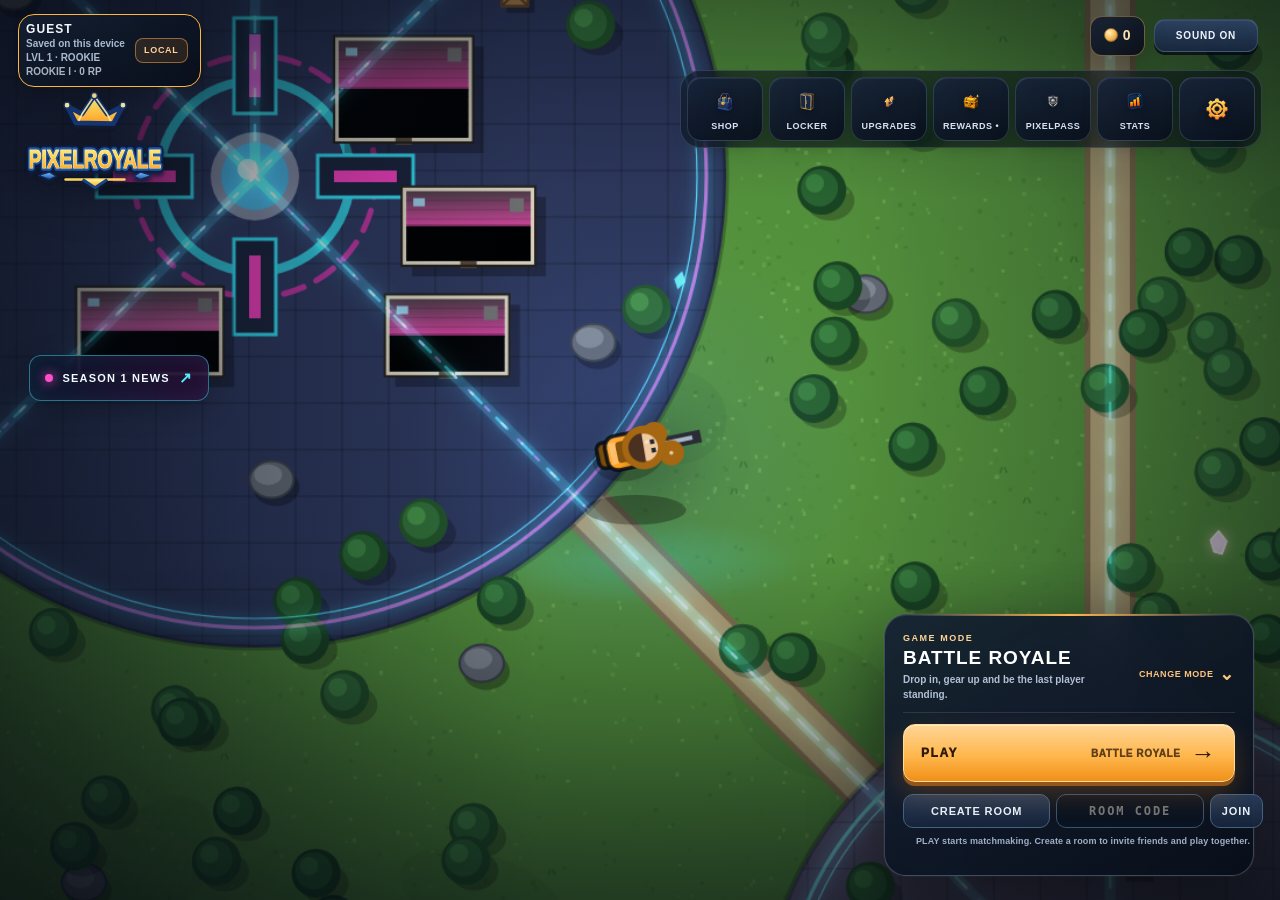
<file: index.html>
<!DOCTYPE html><html lang="en"><head><meta charset="UTF-8"><meta name="viewport" content="width=device-width,initial-scale=1,maximum-scale=1,user-scalable=no,viewport-fit=cover"><title>PixelRoyale</title>
<script src="https://sdk.crazygames.com/crazygames-sdk-v3.js"></script>
<style>
*{margin:0;padding:0;box-sizing:border-box;-webkit-tap-highlight-color:transparent;user-select:none}
html,body{width:100%;height:100%;overflow:hidden;background:#101a33;color:#fff;font:700 14px/1.25 "Segoe UI",Arial,sans-serif;letter-spacing:.5px;touch-action:none}
canvas#g{position:fixed;inset:0;cursor:crosshair}
.s{position:fixed;inset:0;display:flex;flex-direction:column;align-items:center;justify-content:center;gap:12px;z-index:5;background:radial-gradient(ellipse at 50% 40%,#1a2a5a66,#0a1128dd 80%)}
.h{display:none!important}
#ld{z-index:20;background:#101a33}#ld b{font:900 clamp(26px,7vw,52px) "Arial Black",Impact,sans-serif;letter-spacing:5px;color:#ff9f1c;text-shadow:0 4px 0 #7a3b00}
#ld small{letter-spacing:14px;color:#8fb0ff;font-weight:800}#ld i{color:#6f8bc9;font-style:normal;font-size:12px;letter-spacing:2px}
#pb{width:min(320px,70vw);height:16px;border:3px solid #3b5190;padding:2px;background:#0a1128}#pb div{height:100%;width:0;background:repeating-linear-gradient(90deg,#ff9f1c 0 10px,#101a33 10px 12px)}
.sp{position:absolute;width:6px;height:6px;background:#ffd447;animation:sp 1s infinite}@keyframes sp{to{transform:translate(var(--x),-60px);opacity:0}}
h1{font:900 clamp(34px,9vw,74px)/.92 "Arial Black",Impact,sans-serif;text-align:center;color:#ffb43a;text-shadow:0 1px 0 #e07a00,0 2px 0 #c96a00,0 3px 0 #b05c00,0 4px 0 #964e00,0 5px 0 #7d4100,0 9px 14px #0008;letter-spacing:2px}h1 span{display:block;color:#fff;text-shadow:0 1px 0 #c8d3f0,0 2px 0 #9fb0dc,0 3px 0 #7d8fc0,0 4px 0 #5f71a5,0 5px 0 #44558a,0 9px 14px #0008;font-size:.78em}
.b{background:linear-gradient(#ffb43a,#ff8c12);color:#2a1500;border:0;padding:11px 26px;font:900 15px "Segoe UI",Arial,sans-serif;letter-spacing:2px;text-transform:uppercase;cursor:pointer;box-shadow:0 5px 0 #a35200,inset 0 2px 0 #ffd488,0 0 0 3px #2b1500;min-width:200px}
.b:hover{filter:brightness(1.08)}.b:active{transform:translateY(4px);box-shadow:0 1px 0 #a35200,inset 0 2px 0 #ffd488,0 0 0 3px #2b1500}
.b.g{background:linear-gradient(#3fd9c8,#1fa99a);color:#04201d;box-shadow:0 5px 0 #11655c,inset 0 2px 0 #8ff0e4,0 0 0 3px #04201d}.b.d{opacity:.45;pointer-events:none}.b.big{font-size:22px;padding:15px 50px;min-width:260px}
.row{display:flex;flex-wrap:wrap;gap:12px;justify-content:center;max-width:620px}.row .b,.b.sm{min-width:120px;padding:9px 14px;font-size:13px}
.hint{color:#8fa5d6;text-align:center;font-size:11px;max-width:90vw}
#pf{position:fixed;top:12px;left:12px;display:flex;gap:10px;align-items:center;background:#0b1430cc;border:2px solid #3b5190;padding:6px 14px 6px 6px;cursor:pointer;z-index:9}
#av{width:38px;height:38px;border:2px solid #ffb43a;background:#243a6e;object-fit:cover}#pf b{display:block;font-size:14px}#pf small{color:#8fa5d6;font-size:11px}
#top{position:fixed;top:12px;right:12px;display:flex;gap:10px;align-items:center;z-index:9}#cn{background:#0b1430cc;border:2px solid #3b5190;padding:8px 14px;color:#ffd447;font-size:17px}
.co{display:inline-block;width:14px;height:14px;border-radius:50%;background:radial-gradient(circle at 35% 30%,#fff2a8,#f0b000 60%,#a86a00);border:2px solid #6b4200;vertical-align:-2px;margin-right:5px}
#pvm{margin:-6px 0}
.p{background:#16224a;border:3px solid #3b5190;padding:16px;width:min(600px,94vw);max-height:78vh;overflow:auto;box-shadow:0 0 0 3px #0a1128,8px 10px 0 #0a1128}.p h2{margin-bottom:6px;color:#ffb43a;letter-spacing:3px}
.it{display:flex;justify-content:space-between;align-items:center;gap:10px;padding:8px 10px;margin:6px 0;background:#0e1735;border-left:4px solid #3b5190}.it small{color:#8fa5d6}.it .b{min-width:96px;padding:7px 10px;font-size:12px}
.it span{display:flex;align-items:center;gap:10px}.pv{width:48px;height:48px;background:#1e2f63;border:2px solid #3b5190}
.locker-tabs{display:flex;flex-wrap:wrap;gap:6px;margin:10px 0 12px}.locker-tabs .b{min-width:0;flex:1 1 90px;padding:8px 9px;font-size:10px}
.locker-grid{display:grid;grid-template-columns:repeat(auto-fit,minmax(220px,1fr));gap:4px}.locker-card{display:flex;align-items:center;gap:10px;padding:9px;background:#0e1735;border:1px solid #30466a;border-radius:8px;min-width:0}
.locker-card .locker-info{display:flex;flex-direction:column;gap:4px;align-items:flex-start;min-width:0;flex:1}.locker-card .locker-info small{color:#9eb2d6;font-size:10px}.locker-card .b{min-width:82px;padding:7px 8px;font-size:10px}.locker-empty{padding:18px;text-align:center;color:#9eb2d6;background:#0e1735;border-radius:8px}
.graphics-select{width:100%;background:#0a1422;color:#edf3fc;border:1px solid #405773;border-radius:8px;padding:8px;font:800 11px "Segoe UI",Arial,sans-serif}
#hud{position:fixed;inset:0;pointer-events:none;z-index:4}#hud>*{position:absolute}
#vg{inset:0;background:radial-gradient(ellipse,transparent 55%,#00000066)}#dm{inset:0;opacity:0;box-shadow:inset 0 0 120px 30px #e0262d}
#tl{top:10px;left:10px;display:flex;gap:6px}.chip{background:#0b1430cc;border:2px solid #3b5190;padding:4px 10px;text-align:center}.chip span{display:block;font-size:9px;color:#8fa5d6}.chip b{font-size:18px}
#zt{top:10px;left:50%;transform:translateX(-50%);background:#0b1430cc;border:2px solid #6a3fb0;padding:6px 14px;font-size:13px;white-space:nowrap}
#feed{top:56px;right:10px;text-align:right;font-size:12px;text-shadow:1px 1px #000;line-height:1.6}
#mm{top:62px;left:10px;border:3px solid #3b5190;border-radius:50%;background:#14407a;width:124px;height:124px;box-shadow:0 0 0 3px #0a1128}
#bars{bottom:14px;left:14px;width:min(270px,42vw)}.bar{position:relative;height:20px;background:#0b1430cc;border:2px solid #000;margin-top:5px;overflow:hidden}.bar i{display:block;height:100%;transition:width .15s}.bar b{position:absolute;inset:0;text-align:center;font-size:12px;line-height:16px;text-shadow:1px 1px #000}
.hp i{background:linear-gradient(#7cf07c,#2fb62f)}.sh i{background:linear-gradient(#7fd8ff,#2a8fd4)}
.sl{display:grid;grid-template-columns:28px minmax(0,1fr);grid-template-rows:1fr 1fr;align-items:center;column-gap:5px;min-width:88px}.sl .sl[style*="border-color"]{position:relative;overflow:hidden}.sl[style*="border-color"]::after{content:"";position:absolute;inset:0;pointer-events:none;background:linear-gradient(115deg,transparent 20%,color-mix(in srgb,currentColor 8%,transparent),transparent 75%);opacity:.55}.sl[title^="Tuned"]{box-shadow:inset 0 0 0 1px #75dfcb22}.sl[title^="Overclocked"]{box-shadow:inset 0 0 0 1px #62a7ff55,0 0 7px #62a7ff22}.sl[title^="Prototype"]{box-shadow:inset 0 0 0 1px #c58cff77,0 0 9px #c58cff33}.sl[title^="Blacksite"]{box-shadow:inset 0 0 0 1px #ffbd67aa,0 0 13px #ffbd6755}.slot-icon{grid-column:1;grid-row:1 / span 2;width:34px;height:28px;object-fit:contain;display:block;justify-self:center;filter:drop-shadow(0 1px 1px #0007);margin-top:7px}.sl .slot-icon.item-icon{width:26px;height:29px}.sl span{grid-column:2;grid-row:1;min-width:0;overflow:hidden;text-overflow:ellipsis;white-space:nowrap;text-align:left}.sl b{grid-column:2;grid-row:2;text-align:left}.sl small{z-index:1}
#wp{bottom:14px;left:50%;transform:translateX(-50%);display:flex;gap:6px}.sl{min-width:76px;padding:5px 8px;background:#0b1430cc;border:2px solid #3b5190;text-align:center;font-size:11px;position:relative}.sl small{position:absolute;top:1px;left:4px;color:#8fa5d6;font-size:9px}.sl b{display:block;color:#ffd447;font-size:12px}.sl.on{border-color:#ffb43a;background:#ff9f1c33}.it2{border-color:#2a6a60}.sl.z{opacity:.4}
#tip{bottom:84px;left:50%;transform:translateX(-50%);text-shadow:2px 2px #000;font-size:15px;white-space:nowrap}
#pa{top:10px;right:10px;min-width:0!important;padding:6px 12px!important;font-size:12px!important;pointer-events:auto}
#mb{display:none;bottom:90px;right:12px;flex-direction:column;gap:8px;pointer-events:auto}#mb .b{min-width:0;padding:11px 12px;opacity:.85;font-size:12px}#bpd{border-color:#bd76ff;color:#f1d8ff;background:linear-gradient(180deg,#58359a,#38205f);box-shadow:0 3px 0 #21123d}

/* PixelRoyale polish pass: a consistent, restrained navy-and-amber interface. */
:root{color-scheme:dark;--ink:#0b1220;--panel:#111c2e;--panel2:#17243a;--line:#31435e;--muted:#9baac1;--amber:#ffb451;--mint:#55d6c2}
html,body{background:#0a101d;color:#edf3fc;font-family:Inter,"Segoe UI",Arial,sans-serif;letter-spacing:.12px}
.s{gap:14px;padding:20px 14px;background:radial-gradient(ellipse at 50% 22%,rgba(46,72,116,.38),transparent 54%),linear-gradient(145deg,rgba(8,14,26,.62),rgba(7,11,20,.8))}
#ld{background:#080d17}
#ld b{color:#ffb451;text-shadow:none;letter-spacing:3px}
#ld small{letter-spacing:8px;color:#c3d0e6}
#ld i{color:#8e9db7;letter-spacing:1.5px}
#pb{border:1px solid #3b4e69;border-radius:20px;height:11px;padding:2px;background:#080d17}
#pb div{border-radius:20px;background:linear-gradient(90deg,#f6a641,#ffcf7b)}
#mn{isolation:isolate;gap:13px;padding:22px 16px;background:radial-gradient(ellipse at 50% 20%,rgba(49,77,122,.18),transparent 45%),linear-gradient(145deg,rgba(8,13,23,.38),rgba(8,13,23,.64))}
#mn:before{content:"";position:absolute;z-index:-1;top:50%;left:50%;transform:translate(-50%,-50%);width:min(560px,calc(100vw - 26px));height:min(680px,calc(100vh - 20px));background:linear-gradient(155deg,rgba(22,34,53,.97),rgba(12,19,31,.97));border:1px solid #344761;border-radius:22px;box-shadow:0 26px 70px rgba(0,0,0,.4),inset 0 1px 0 rgba(255,255,255,.045)}
h1{font:900 clamp(36px,7vw,62px)/.94 "Arial Black",Impact,sans-serif;color:#ffbd67;letter-spacing:.045em;text-shadow:none}
h1 span{color:#edf3fc;text-shadow:none;letter-spacing:.13em;font-size:.72em;margin-top:7px}
#gameLogo{display:block;width:min(360px,82vw);height:112px;object-fit:contain;margin:0 auto 5px;filter:drop-shadow(0 5px 0 #07111d)}
#mn h1{margin-top:22px}
#pvm{width:112px;height:112px;margin:0;filter:drop-shadow(0 10px 18px rgba(0,0,0,.32))}
#modeSelect{display:flex;flex-direction:column;gap:9px;width:min(360px,88vw);margin:0 auto}
#modeSelect .selected-mode{width:100%;min-height:108px}
.mode-picker{display:grid;grid-template-columns:repeat(2,minmax(0,1fr));gap:8px}
.mode-option img{display:block;width:100%;height:104px;object-fit:cover;object-position:center;border-radius:8px;border:1px solid #425a78;box-shadow:0 3px 9px #0005;margin-bottom:4px}
.mode-option{display:flex;flex-direction:column;align-items:flex-start;gap:6px;min-width:0;padding:12px;background:#111d2e;border:1px solid #354965;border-radius:11px;color:#eaf1fc;text-align:left;cursor:pointer;transition:border-color .15s,background .15s}
.mode-option b{font-size:12px;color:#ffca83;letter-spacing:.04em}.mode-option small{font-size:10px;line-height:1.4;color:#b8c6da}
.mode-option span{align-self:flex-end;font-size:9px;font-weight:900;letter-spacing:.1em;color:#8e9db4}
.mode-option.active{border-color:#55d6c2;background:linear-gradient(145deg,#1b3444,#142236);box-shadow:inset 0 0 0 1px #55d6c233}
.mode-option.active span{color:#55d6c2}
.mode-play{display:flex;align-items:center;justify-content:center;gap:9px;width:100%;padding:13px 18px;border:1px solid #ffda9b;border-radius:11px;background:linear-gradient(180deg,#ffc36e,#f6a13c);color:#271708;font-size:14px;font-weight:1000;letter-spacing:.1em;cursor:pointer;box-shadow:0 3px 0 #a96322}
.mode-play span{font-size:11px;opacity:.8}.mode-play b{font-size:18px}
.mode-play:hover{filter:brightness(1.06);transform:translateY(-1px)}
.mode-card{appearance:none;display:flex;flex-direction:column;align-items:flex-start;text-align:left;gap:6px;min-width:0;min-height:128px;padding:13px 14px;background:linear-gradient(145deg,#1a2b42,#111c2d);border:1px solid #3d526d;border-radius:13px;color:#edf3fc;cursor:pointer;box-shadow:0 5px 16px #0002;transition:transform .14s,border-color .14s,background .14s}
.mode-card:hover{transform:translateY(-2px);border-color:#ffbd67;background:linear-gradient(145deg,#233852,#142236)}
.mode-card:focus-visible{outline:2px solid #ffbd67;outline-offset:3px}
.mode-card .mode-kicker{color:#a9bad1;font-size:9px;font-weight:900;letter-spacing:.12em}
.mode-card strong{color:#ffca83;font-size:17px;line-height:1.08;letter-spacing:.035em}
.mode-card.boxfight strong{color:#73e0d0}
.mode-card small{font-size:10px;line-height:1.45;color:#c1cde0;font-weight:600;letter-spacing:0}
.mode-card em{display:flex;justify-content:space-between;align-items:center;gap:8px;width:100%;margin-top:auto;font-size:9px;line-height:1.2;font-style:normal;font-weight:900;letter-spacing:.06em;color:#ffcf83}
.mode-card.boxfight em{color:#73e0d0}
.mode-card em b{font-size:16px}
@media(max-width:700px){#modeSelect{width:min(360px,92vw);gap:7px}.mode-option img{height:78px}.mode-card{min-height:100px;padding:10px 12px;gap:5px}.mode-card strong{font-size:15px}.mode-card .mode-kicker{font-size:8px}.mode-card small{font-size:9px}.mode-card em{font-size:8px}.mode-option{padding:9px}.mode-option b{font-size:10px}.mode-option small{font-size:9px}.mode-play{padding:11px;font-size:13px}}
@media(max-height:620px){#mn{gap:7px;padding:8px 12px}#mn h1{margin-top:10px;font-size:clamp(30px,6vh,43px)}#pvm{width:58px;height:58px}#modeSelect{width:min(440px,86vw)}.mode-card{min-height:84px;padding:8px 10px;gap:3px}.mode-card small{font-size:9px;line-height:1.25}#mn .hint{font-size:9px;line-height:1.25}.mode-card em{font-size:8px}}
.b{background:linear-gradient(180deg,#ffc36e,#f6a13c);color:#271708;border:1px solid #ffd69b;border-radius:11px;padding:12px 22px;font:800 13px "Segoe UI",Arial,sans-serif;letter-spacing:.08em;text-transform:uppercase;box-shadow:0 3px 0 #8b5826,0 8px 20px rgba(0,0,0,.16);transition:transform .12s ease,filter .12s ease,box-shadow .12s ease;min-width:190px}
.b:hover{filter:brightness(1.06);transform:translateY(-1px)}
.b:active{transform:translateY(1px);box-shadow:0 1px 0 #8b5826}
.b.g{background:linear-gradient(180deg,#263a55,#1a2a40);color:#eaf1fb;border:1px solid #405773;box-shadow:0 3px 0 #0a111c}
.b.g:hover{filter:brightness(1.15)}
.b.d{opacity:.42;pointer-events:none}
.b.big{font-size:18px;padding:14px 42px;min-width:250px;border-radius:12px;letter-spacing:.18em}
.row{gap:9px;max-width:430px}
.row .b,.b.sm{min-width:112px;padding:10px 14px;font-size:12px;letter-spacing:.06em}
.hint{color:#a6b5cb;font-size:11px;line-height:1.8;max-width:min(480px,88vw);font-weight:600;letter-spacing:.03em}
#pf{top:calc(50% - min(340px,50vh - 10px) + 13px);left:calc(50% - 258px);max-width:calc(50vw - 26px);gap:9px;background:rgba(8,14,25,.68);border:1px solid #344861;border-radius:12px;padding:7px 10px;box-shadow:none}
#av{width:34px;height:34px;border:1px solid #60738f;border-radius:9px;background:#1b2b42}
#pf b{font-size:12px;letter-spacing:.07em}
#pf small{display:block;max-width:220px;overflow:hidden;text-overflow:ellipsis;white-space:nowrap;color:#a6b5cb;font-size:10px;font-weight:600;letter-spacing:0}
#loginBadge{display:inline-flex;align-items:center;justify-content:center;white-space:nowrap;background:rgba(255,180,81,.12);border:1px solid rgba(255,180,81,.38);border-radius:7px;color:#ffca85;padding:5px 7px;font-size:9px;font-weight:900;letter-spacing:.08em}
#top{top:calc(50% - min(340px,50vh - 10px) + 13px);left:calc(50% + 30px);right:calc(50% - 258px);justify-content:flex-end;gap:7px}
#cn{background:rgba(8,14,25,.68);border:1px solid #344861;border-radius:10px;padding:8px 10px;color:#ffcf83;font-size:14px;white-space:nowrap}
.co{background:radial-gradient(circle at 35% 30%,#fff0b8,#f0b04a 62%,#9f661e);border:1px solid #9b6b2d}
.p{background:linear-gradient(155deg,rgba(23,36,57,.98),rgba(12,19,31,.99));border:1px solid #344761;border-radius:18px;padding:18px;width:min(600px,94vw);box-shadow:0 24px 65px rgba(0,0,0,.48)}
.p h2{color:#ffc16c;letter-spacing:.08em}
.it{gap:12px;padding:10px 12px;margin:7px 0;background:rgba(7,13,23,.55);border:1px solid #2c3e57;border-left:3px solid #d99a4d;border-radius:10px}
.it small{color:#a6b5cb}
.it .b{min-width:96px;padding:8px 11px;font-size:11px}
.pv{border-radius:9px;border:1px solid #3b4f6a;background:#17243a}
#hud{color:#f2f6ff}
.chip{background:rgba(9,16,28,.86);border:1px solid #40536f;border-radius:10px;padding:5px 10px;box-shadow:0 5px 18px #0002}
.chip span{color:#a9b8ce;font-size:9px;letter-spacing:.1em}
.chip b{font-size:17px}
#zt{background:rgba(11,17,31,.88);border:1px solid #76599d;border-radius:999px;padding:7px 14px;font-size:11px;letter-spacing:.08em}
#feed{text-shadow:0 2px 6px #000;font-size:11px}
#mm{border:2px solid #536987;box-shadow:0 5px 20px rgba(0,0,0,.32)}
.bar{height:19px;background:rgba(7,13,23,.85);border:1px solid #070c14;border-radius:6px}
.bar b{font-size:11px}
#wp .sl{border:1px solid #354862;border-radius:9px;background:rgba(9,16,28,.9);box-shadow:0 6px 18px #0002}
#wp .sl.on{border-color:#ffbd67;background:rgba(255,180,81,.15)}
.sl b{color:#ffcf83}
#tip{background:rgba(8,13,22,.55);border:1px solid rgba(200,215,239,.15);border-radius:999px;padding:7px 13px;font-size:12px;text-shadow:none}
#pa{border-radius:9px}
#mb .b{border-radius:10px}
#pl{background:rgba(2,6,13,.78)!important;backdrop-filter:blur(8px)}
@media(max-width:700px){
 #mn:before{width:calc(100vw - 18px);height:calc(100vh - 18px);border-radius:18px}
 #mn{gap:10px;padding:18px 12px}
 #mn h1{margin-top:34px;font-size:clamp(34px,10vw,50px)}
 #pvm{width:94px;height:94px}
 #mn .b.big{min-width:min(250px,80vw)}
 #mn .row{gap:8px;max-width:min(345px,92vw)}
 #mn .row .b{min-width:calc(50% - 5px);flex:1}
 #mn .hint{line-height:1.65;font-size:10px;max-width:88vw}
 #pf{top:10px;left:10px;max-width:45vw;padding:6px 7px;gap:6px}
 #pf small{max-width:105px;font-size:9px}
 #loginBadge{padding:4px 5px;font-size:8px}
 #av{width:29px;height:29px}
 #top{top:10px;left:auto;right:10px;gap:5px}
 #cn{padding:7px 8px;font-size:12px}
 #top .b{min-width:0;padding:8px 9px;font-size:10px}
 #mm{width:96px;height:96px;top:58px;left:8px}
 #feed{max-width:42vw;font-size:10px;top:50px}
 #bars{left:8px;bottom:72px;width:min(205px,48vw)}
 #wp{left:8px;right:8px;width:auto;gap:4px;bottom:8px}
 #wp .sl{min-width:0;flex:1;max-width:110px;padding:5px 3px;font-size:9px}
 #wp .sl b{font-size:10px}
 #tip{bottom:103px;font-size:11px;max-width:82vw;white-space:normal;text-align:center}
 #zt{font-size:10px;padding:6px 9px;top:8px;max-width:calc(100vw - 100px);overflow:hidden;text-overflow:ellipsis}
}
@media(prefers-reduced-motion:reduce){
 .b{transition:none}
 .b:hover{transform:none}
}


#boot{position:fixed;inset:0;z-index:100;background:#000;display:grid;place-items:center;padding:24px;transition:opacity .4s,visibility .4s}
#boot.done{opacity:0;visibility:hidden;pointer-events:none}
.boot-inner{width:min(390px,88vw);text-align:center}
.boot-logo{display:block;width:min(330px,78vw);margin:0 auto 28px}
.boot-track{height:5px;border-radius:8px;background:#1c2941;overflow:hidden}
#bootBar{height:100%;width:4%;background:linear-gradient(90deg,#0789ff,#16b7ff);border-radius:8px;transition:width .18s}
.boot-caption{font:800 10px/1.3 system-ui,sans-serif;letter-spacing:.17em;color:#91a2bf;margin-top:12px;text-transform:uppercase}
#fps{top:156px;left:10px;right:auto;background:rgba(8,14,25,.82);border:1px solid #344861;border-radius:7px;color:#d7e2f3;padding:5px 8px;font:700 10px/1.2 ui-monospace,monospace;letter-spacing:.04em}
.settings-section{padding:12px;margin:10px 0;background:rgba(7,13,23,.42);border:1px solid #2c3e57;border-radius:12px}
.settings-section h3{margin:0 0 8px;color:#ffc16c;font-size:12px;letter-spacing:.12em;text-transform:uppercase}
.setting-line{display:grid;grid-template-columns:minmax(0,1fr) minmax(135px,45%);gap:12px;align-items:center;padding:9px 0;border-top:1px solid rgba(132,155,187,.15);color:#edf3fc;font-size:12px}
.setting-line:first-of-type{border-top:0}
.setting-line small{display:block;margin-top:3px;color:#9baac1;font-size:10px;line-height:1.4;font-weight:500}
.setting-line select,.setting-line input[type=range]{width:100%;min-width:0}
.setting-line select{background:#0a1422;color:#edf3fc;border:1px solid #405773;border-radius:8px;padding:8px;font:700 11px "Segoe UI",Arial,sans-serif}
.setting-line input[type=range]{accent-color:#ffb451}
.setting-line input[type=checkbox]{justify-self:end;width:19px;height:19px;accent-color:#ffb451}
.setting-value{color:#ffcf83;font:800 11px ui-monospace,monospace}
.bind-grid{display:grid;grid-template-columns:repeat(2,minmax(0,1fr));gap:7px}
.bind-row{display:flex;justify-content:space-between;gap:7px;align-items:center;background:#0a1422;border:1px solid #2c3e57;border-radius:8px;padding:7px;font-size:11px}
.bind-row .b{min-width:72px;padding:7px 8px;font-size:10px}
.settings-legal{display:flex;flex-wrap:wrap;gap:10px;margin:12px 0}
.settings-legal a{color:#ffd39b;background:rgba(255,180,81,.08);border:1px solid #6b5234;border-radius:8px;padding:8px 11px;font-size:11px;font-weight:800;text-decoration:none}
.settings-legal a:hover{background:rgba(255,180,81,.16)}
.settings-note{color:#9baac1;font-size:10px;line-height:1.6;margin:8px 0}
@media(max-width:600px){.setting-line{grid-template-columns:minmax(0,1fr) minmax(112px,46%);gap:8px;padding:8px 0}.bind-grid{grid-template-columns:1fr}.settings-section{padding:10px}#fps{top:164px}}
@media(prefers-reduced-motion:reduce){#boot{transition:none}}


/* Mobile gameplay controls: landscape-first, safe-area aware, and thumb reachable. */
#mb{display:none;position:absolute;right:calc(9px + env(safe-area-inset-right,0px));bottom:calc(72px + env(safe-area-inset-bottom,0px));width:138px;grid-template-columns:repeat(2,minmax(0,1fr));gap:6px;align-items:stretch;pointer-events:auto;z-index:8}
#mb .b{min-width:0!important;width:100%;min-height:35px;padding:8px 4px!important;font-size:10px!important;line-height:1.1;letter-spacing:.04em;touch-action:none;box-shadow:0 2px 0 rgba(0,0,0,.35);opacity:.96}
#mb #bf{grid-column:1 / -1;min-height:48px;background:linear-gradient(180deg,#ff8b77,#e44545);border-color:#ffb5a9;color:#fff;font-size:14px!important;font-weight:900;box-shadow:0 3px 0 #8b2424,0 0 0 2px rgba(255,255,255,.12)}
#mb #bf:active{transform:scale(.97);filter:brightness(1.12)}
#pa{top:calc(8px + env(safe-area-inset-top,0px));right:calc(8px + env(safe-area-inset-right,0px))}
@media (pointer:coarse), (max-width:700px){
  #tl{top:calc(8px + env(safe-area-inset-top,0px));left:calc(8px + env(safe-area-inset-left,0px));gap:4px}
  #tl .chip{padding:4px 7px}
  #tl .chip b{font-size:15px}
  #mm{top:58px;left:8px;width:88px;height:88px}
  #bars{left:8px;bottom:calc(66px + env(safe-area-inset-bottom,0px));width:min(190px,38vw)}
  #wp{left:8px;right:154px;width:auto;transform:none;bottom:calc(6px + env(safe-area-inset-bottom,0px));gap:4px;justify-content:flex-start}
  #wp .sl{min-width:0;flex:1;max-width:110px;padding:5px 3px;font-size:9px}
  #wp .sl .slot-icon{width:25px;height:22px}
  #wp .sl .slot-icon.item-icon{width:20px;height:22px}
  #wp .sl span{font-size:9px}
  #wp .sl b{font-size:10px}
  #mb{right:calc(8px + env(safe-area-inset-right,0px));bottom:calc(66px + env(safe-area-inset-bottom,0px));width:140px}
  #tip{left:calc(50% - 65px);bottom:calc(126px + env(safe-area-inset-bottom,0px));max-width:44vw;white-space:normal;text-align:center;font-size:10px;padding:6px 9px}
  #zt{top:calc(8px + env(safe-area-inset-top,0px));left:50%;max-width:calc(100vw - 180px);font-size:9px;padding:6px 9px}
  #feed{right:8px;top:46px;max-width:32vw;font-size:9px}
  #fps{top:150px;left:8px}
}
@media (orientation:portrait) and (max-width:700px){
  #mb{width:128px;right:calc(6px + env(safe-area-inset-right,0px));bottom:calc(64px + env(safe-area-inset-bottom,0px))}
  #mb .b{min-height:32px;padding:6px 3px!important;font-size:9px!important}
  #mb #bf{min-height:42px;font-size:12px!important}
  #wp{right:142px}
  #bars{width:36vw}
  #tip{left:43%;max-width:38vw}
}

/* PixelRoyale mobile UI — touch-first layout, consistent spacing and safe-area support. */
.touch-pad{display:none;position:absolute;z-index:6;width:118px;height:118px;pointer-events:auto;touch-action:none;-webkit-user-select:none;user-select:none;align-items:center;justify-content:center;isolation:isolate}
.pad-ring{position:absolute;inset:0;border-radius:50%;border:1px solid rgba(230,240,255,.38);background:radial-gradient(circle,rgba(17,31,52,.16) 0 31%,rgba(12,23,40,.44) 32% 65%,rgba(10,17,29,.65) 66%);box-shadow:inset 0 1px 0 rgba(255,255,255,.12),0 4px 16px rgba(0,0,0,.22)}
.pad-ring:before,.pad-ring:after{content:"";position:absolute;inset:13%;border:1px solid rgba(220,235,255,.13);border-radius:50%}
.pad-ring:after{inset:43%;background:rgba(230,240,255,.12);border:0}
.pad-knob{position:absolute;left:50%;top:50%;width:44px;height:44px;transform:translate(-50%,-50%);border-radius:50%;border:1px solid rgba(255,255,255,.6);background:linear-gradient(145deg,rgba(184,210,242,.7),rgba(75,104,143,.55));box-shadow:0 3px 12px rgba(0,0,0,.36),inset 0 1px 0 rgba(255,255,255,.25);pointer-events:none;transition:transform .035s linear}
.pad-label{position:absolute;top:-17px;left:0;color:rgba(238,245,255,.74);font:900 9px/1 system-ui,sans-serif;letter-spacing:.2em;text-shadow:0 2px 5px #000;pointer-events:none}
.touch-pad.active .pad-ring{border-color:rgba(117,208,255,.8);background:radial-gradient(circle,rgba(19,61,91,.18) 0 31%,rgba(10,38,64,.52) 32% 65%,rgba(10,17,29,.72) 66%)}
.touch-pad.active .pad-knob{background:linear-gradient(145deg,#d8f2ff,#63a9df);border-color:#f3fbff}
#movePad{left:calc(12px + env(safe-area-inset-left,0px));bottom:calc(76px + env(safe-area-inset-bottom,0px))}
#aimPad{right:calc(153px + env(safe-area-inset-right,0px));bottom:calc(76px + env(safe-area-inset-bottom,0px))}
#mb{display:none;position:absolute;right:calc(8px + env(safe-area-inset-right,0px));bottom:calc(66px + env(safe-area-inset-bottom,0px));width:138px;grid-template-columns:repeat(2,minmax(0,1fr));gap:6px;align-items:stretch;pointer-events:auto;z-index:8}
#mb .b{min-width:0!important;width:100%;min-height:35px;padding:8px 4px!important;font-size:10px!important;line-height:1.1;letter-spacing:.04em;touch-action:none;box-shadow:0 2px 0 rgba(0,0,0,.35);opacity:.97;-webkit-user-select:none;user-select:none}
#mb #bf{grid-column:1 / -1;min-height:48px;background:linear-gradient(180deg,#ff8a78,#de4248);border-color:#ffb5a9;color:#fff;font-size:14px!important;font-weight:900;box-shadow:0 3px 0 #8b2424,0 0 0 2px rgba(255,255,255,.1)}
#mb #bf:active{transform:scale(.97);filter:brightness(1.12)}
#mb #bw{background:linear-gradient(180deg,#ffc879,#eea344)}
#mb #bt{background:linear-gradient(180deg,#64d7ca,#209f99);border-color:#9ef0e7;color:#062421;box-shadow:0 2px 0 #12635f}
#mb #bm,#mb #bj{background:linear-gradient(180deg,#274765,#182e48);border-color:#557795}
#pa{top:calc(8px + env(safe-area-inset-top,0px));right:calc(8px + env(safe-area-inset-right,0px));min-width:0!important;width:38px;height:36px;padding:0!important;border-radius:10px!important;display:grid;place-items:center}
#wp{z-index:5}
#bars{z-index:5}
#mm{z-index:4}
#zt,#tl,#feed,#tip,#fps{z-index:5}
#tip{max-width:min(500px,80vw);white-space:normal;text-align:center;line-height:1.35}
#rotateNotice{display:none;position:fixed;inset:0;z-index:50;place-items:center;padding:24px;background:rgba(5,10,18,.97);backdrop-filter:blur(16px)}
.rotate-card{width:min(340px,88vw);padding:28px 24px;text-align:center;background:linear-gradient(145deg,#1a2b41,#0d1728);border:1px solid #3c5878;border-radius:22px;box-shadow:0 24px 70px #0007}
.rotate-symbol{margin:0 auto 14px;width:64px;height:64px;display:grid;place-items:center;border-radius:18px;background:rgba(84,197,223,.12);border:1px solid rgba(108,211,242,.35);color:#8be6ff;font:42px/1 system-ui,sans-serif}
.rotate-card strong{display:block;color:#f7faff;font-size:15px;letter-spacing:.12em}
.rotate-card p{margin:10px 0 6px;color:#cad8e9;font-size:13px;line-height:1.6}
.rotate-card span{color:#8fa7c5;font-size:11px}
.rotate-required #rotateNotice{display:grid}
@media (pointer:coarse), (max-width:900px){
 #mn{height:100dvh;justify-content:flex-start;overflow-y:auto;overscroll-behavior:contain;gap:8px;padding:58px 12px 12px}
 #mn:before{width:calc(100vw - 16px);height:calc(100dvh - 12px);border-radius:18px}
 #gameLogo{width:min(320px,76vw);height:clamp(54px,10vh,88px);margin:0 auto}
 #pvm{width:clamp(44px,8vh,72px);height:clamp(44px,8vh,72px);margin:-2px 0}
 #modeSelect{width:min(520px,96vw);gap:7px}
 #modeSelect .selected-mode{min-height:68px;padding:9px 12px}
 .mode-picker{gap:7px}
 .mode-option{padding:8px;gap:5px;border-radius:10px}
 .mode-option img{height:64px;border-radius:7px;margin-bottom:2px}
 .mode-option b{font-size:11px}
 .mode-option small{font-size:9px;line-height:1.3}
 .mode-option span{font-size:8px}
 .mode-play{padding:10px 12px;font-size:12px}
 #mn .row{display:grid;grid-template-columns:repeat(5,minmax(0,1fr));gap:6px;max-width:min(520px,96vw);width:100%}
 #mn .row .b{min-width:0!important;width:100%;padding:9px 3px;font-size:9px;letter-spacing:.03em}
 #mn .hint{font-size:9px;line-height:1.35;max-width:94vw}
 #pf{top:calc(8px + env(safe-area-inset-top,0px));left:calc(8px + env(safe-area-inset-left,0px));max-width:43vw;padding:5px 7px;gap:5px}
 #pf small{max-width:100px;font-size:9px}
 #loginBadge{font-size:7px;padding:4px}
 #av{width:27px;height:27px}
 #top{top:calc(8px + env(safe-area-inset-top,0px));right:calc(8px + env(safe-area-inset-right,0px));gap:5px}
 #cn{padding:6px 8px;font-size:11px}
 #top .b{min-width:0;padding:7px 8px;font-size:9px}
 .p{width:min(620px,96vw);max-height:calc(100dvh - 30px);overflow:auto;padding:13px;border-radius:15px}
 .p h2{font-size:17px}
 .it{gap:7px;padding:8px}
 .it small{font-size:10px}
 #pl{gap:10px;padding:18px 8px}
 #pl>.b{min-width:120px;padding:9px 14px}
 #pz,#en{padding:18px 10px;gap:10px}
 #pz h1,#en h1{font-size:clamp(26px,7vw,42px);margin:0}
 #en #ec{max-height:32dvh;overflow:auto;line-height:1.6!important}
 #en>.b{min-width:min(250px,84vw);padding:9px 12px}
}
@media (pointer:coarse) and (orientation:landscape){
 #mn{gap:5px;padding:54px 10px 7px;overflow:hidden}
 #mn:before{height:calc(100dvh - 10px)}
 #gameLogo{height:clamp(44px,12vh,62px);width:min(260px,60vw)}
 #pvm{display:none}
 #modeSelect{width:min(560px,95vw);gap:5px}
 #modeSelect .selected-mode{min-height:56px;padding:7px 10px}
 .mode-picker{gap:7px}
 .mode-option{display:grid;grid-template-columns:72px minmax(0,1fr);grid-template-rows:1fr 1fr;column-gap:8px;align-items:center;padding:6px 8px;gap:2px}
 .mode-option img{grid-column:1;grid-row:1 / span 2;width:72px;height:49px;object-fit:cover;margin:0}
 .mode-option b{grid-column:2;grid-row:1;font-size:10px}
 .mode-option small{grid-column:2;grid-row:2;font-size:8px}
 .mode-option span{display:none}
 .mode-play{padding:8px 12px}
 #mn .row{display:flex;flex-wrap:nowrap;gap:5px}
 #mn .row .b{min-width:70px!important;padding:7px 8px;font-size:9px}
 #mn .hint{font-size:8px;line-height:1.2;max-width:94vw}
 #movePad,#aimPad{display:flex}
 #mm{top:56px;left:8px;width:78px;height:78px}
 #bars{top:142px;bottom:auto;left:8px;width:min(165px,24vw)}
 #feed{top:48px;right:54px;max-width:26vw;font-size:9px}
 #zt{max-width:38vw}
 #wp{left:8px;right:152px;width:auto;transform:none;bottom:calc(5px + env(safe-area-inset-bottom,0px));gap:4px;justify-content:flex-start}
 #wp .sl{min-width:0;flex:1;max-width:108px;padding:4px 3px;font-size:9px}
 #wp .sl .slot-icon{width:23px;height:21px}
 #wp .sl .slot-icon.item-icon{width:19px;height:21px}
 #wp .sl span{font-size:9px}
 #wp .sl b{font-size:9px}
 #wp .sl small{display:none}
 #mb{display:grid!important}
 #tip{bottom:calc(122px + env(safe-area-inset-bottom,0px));left:50%;max-width:30vw;font-size:10px}
}
@media (pointer:coarse) and (orientation:portrait){
 #mn{gap:10px;padding-top:66px;padding-bottom:15px}
 #gameLogo{height:clamp(54px,9vh,80px);width:min(290px,76vw)}
 #pvm{display:none}
 #modeSelect{width:min(420px,96vw)}
 #modeSelect .selected-mode{min-height:70px}
 .mode-option img{height:clamp(58px,9vh,76px)}
 #mn .row{grid-template-columns:repeat(3,minmax(0,1fr));max-width:min(400px,96vw)}
 #mn .row .b{font-size:10px}
 #mn .hint{max-width:360px;font-size:9px}
 #touchPlaceholder{display:none}
}
@media (max-width:620px){.setting-line{grid-template-columns:minmax(0,1fr) minmax(112px,46%);gap:8px;padding:8px 0}.bind-grid{grid-template-columns:1fr}.settings-section{padding:10px}}

/* ===== PixelRoyale lobby refresh: full-screen arena, centred fighter, corner navigation ===== */
#mn{
  display:block;
  position:fixed;
  inset:0;
  height:100%;
  padding:0;
  overflow:hidden;
  gap:0;
  align-items:initial;
  justify-content:initial;
  isolation:isolate;
  background:
    radial-gradient(ellipse at 51% 42%,rgba(13,28,47,.02) 0%,rgba(6,12,22,.14) 48%,rgba(4,8,15,.55) 100%),
    linear-gradient(90deg,rgba(5,10,19,.46),transparent 42%,transparent 65%,rgba(5,10,19,.28));
}
#mn:before{display:none;content:none}
#mn:after{
  content:"";
  position:absolute;
  inset:0;
  z-index:0;
  pointer-events:none;
  background:linear-gradient(180deg,rgba(4,9,17,.24),transparent 22%,transparent 62%,rgba(4,9,17,.42));
}
#mn>*{z-index:1}
#mn #pf{
  position:absolute;
  top:calc(14px + env(safe-area-inset-top,0px));
  left:calc(18px + env(safe-area-inset-left,0px));
  right:auto;
  max-width:min(330px,40vw);
  padding:7px 12px 7px 7px;
  gap:10px;
  background:rgba(8,15,27,.78);
  border:1px solid rgba(135,162,198,.3);
  border-radius:13px;
  box-shadow:0 8px 26px rgba(0,0,0,.22);
  backdrop-filter:blur(12px);
  z-index:12;
}
#mn #av{
  width:38px;
  height:38px;
  flex:0 0 38px;
  border:1px solid #7188a8;
  border-radius:10px;
}
#mn #pf b{color:#f4f7fc;font-size:12px;font-weight:900;letter-spacing:.09em}
#mn #pf small{display:block;max-width:190px;color:#aabbd0;font-size:10px;letter-spacing:0;line-height:1.4}
#mn #loginBadge{
  border:1px solid rgba(255,174,75,.5);
  border-radius:8px;
  padding:6px 8px;
  color:#ffd09a;
  background:rgba(255,158,45,.12);
  font-size:9px;
  letter-spacing:.08em;
}
#mn #top{
  position:absolute;
  top:calc(16px + env(safe-area-inset-top,0px));
  right:calc(22px + env(safe-area-inset-right,0px));
  left:auto;
  display:flex;
  gap:9px;
  justify-content:flex-end;
  align-items:center;
  z-index:12;
}
#mn #cn{
  border:1px solid rgba(255,190,104,.35);
  border-radius:11px;
  background:rgba(8,15,27,.8);
  padding:10px 13px;
  color:#ffe0af;
  font-size:14px;
  font-weight:900;
  box-shadow:0 8px 24px rgba(0,0,0,.17);
  backdrop-filter:blur(12px);
}
#mn #mu{
  min-width:104px;
  padding:10px 12px;
  border-radius:11px;
  font-size:10px;
  letter-spacing:.08em;
}
#mn #gameLogo{
  position:absolute;
  display:block;
  top:calc(82px + env(safe-area-inset-top,0px));
  left:calc(20px + env(safe-area-inset-left,0px));
  width:min(450px,37vw);
  height:clamp(104px,17vh,150px);
  margin:0;
  object-fit:contain;
  object-position:left center;
  transform:none;
  filter:drop-shadow(0 10px 22px rgba(0,0,0,.38));
  z-index:6;
}
#mn #pvm{
  position:absolute;
  top:50%;
  left:50%;
  width:230px;
  height:230px;
  margin:0;
  transform:translate(-50%,-50%);
  filter:drop-shadow(0 14px 28px rgba(0,0,0,.4));
  pointer-events:none;
  z-index:2;
}
#mn>.row{
  position:absolute;
  top:calc(70px + env(safe-area-inset-top,0px));
  right:calc(18px + env(safe-area-inset-right,0px));
  left:auto;
  display:flex;
  flex-wrap:nowrap;
  justify-content:flex-end;
  align-items:stretch;
  gap:5px;
  width:auto;
  max-width:none;
  padding:0;
  margin:0;
  z-index:12;
}
#mn>.row .b{
  display:flex;
  flex-direction:column;
  align-items:center;
  justify-content:center;
  gap:4px;
  min-width:76px;
  width:76px;
  height:64px;
  padding:7px 5px;
  border:1px solid rgba(133,159,193,.24);
  border-radius:12px;
  background:rgba(8,15,27,.73);
  color:#dbe5f4;
  font-size:9px;
  font-weight:900;
  line-height:1.15;
  letter-spacing:.08em;
  box-shadow:0 7px 22px rgba(0,0,0,.16);
  backdrop-filter:blur(12px);
}
#mn>.row .b:before{
  display:block;
  color:#ffc17b;
  font-family:Arial,sans-serif;
  font-size:21px;
  line-height:1;
  font-weight:600;
  letter-spacing:0;
}
#mn>.row .b:nth-child(1):before{content:"▣"}
#mn>.row .b:nth-child(2):before{content:"✦"}
#mn>.row .b:nth-child(3):before{content:"◇"}
#mn>.row .b:nth-child(4):before{content:"▥"}
#mn>.row .b:nth-child(5):before{content:"⚙"}
#mn>.row .b:hover{transform:translateY(-2px);border-color:rgba(255,190,104,.65);background:rgba(25,38,57,.9);color:#fff}
#mn>.row .b:active{transform:translateY(1px)}
#mn #modeSelect{
  position:absolute;
  right:calc(26px + env(safe-area-inset-right,0px));
  bottom:calc(24px + env(safe-area-inset-bottom,0px));
  left:auto;
  top:auto;
  width:min(370px,30vw);
  margin:0;
  padding:18px;
  display:flex;
  flex-direction:column;
  gap:10px;
  border:1px solid rgba(139,164,197,.38);
  border-radius:19px;
  background:linear-gradient(145deg,rgba(12,22,37,.91),rgba(7,14,25,.88));
  box-shadow:0 22px 60px rgba(0,0,0,.36),inset 0 1px 0 rgba(255,255,255,.05);
  backdrop-filter:blur(15px);
  z-index:10;
}
#mn #modeSelect .selected-mode{
  display:grid;
  grid-template-columns:minmax(0,1fr) auto;
  grid-template-rows:auto auto auto;
  align-items:center;
  justify-content:initial;
  gap:4px 8px;
  width:100%;
  min-height:0;
  margin:0;
  padding:0 0 10px;
  text-align:left;
  border:0;
  border-bottom:1px solid rgba(143,166,197,.19);
  border-radius:0;
  background:transparent;
  box-shadow:none;
  color:#edf3fc;
  cursor:pointer;
}
#mn #modeSelect .selected-mode:hover{filter:none;transform:none;background:transparent}
#mn #modeSelect .mode-kicker{
  grid-column:1 / -1;
  color:#91a6c2;
  font-size:9px;
  font-weight:900;
  letter-spacing:.17em;
}
#mn #selectedModeName{
  grid-column:1;
  color:#fff;
  font-size:17px;
  line-height:1.15;
  letter-spacing:.035em;
}
#mn #selectedModeDesc{
  grid-column:1;
  color:#b1c0d4;
  font-size:10px;
  line-height:1.45;
}
#mn #modeSelect .selected-mode em{
  grid-column:2;
  grid-row:2 / span 2;
  display:flex;
  align-items:center;
  gap:6px;
  align-self:center;
  margin:0;
  color:#ffc47d;
  font-size:9px;
  font-style:normal;
  font-weight:900;
  letter-spacing:.06em;
  white-space:nowrap;
}
#mn #modeSelect .selected-mode em b{font-size:18px}
#mn #modeSelect .mode-picker{
  display:grid;
  grid-template-columns:repeat(2,minmax(0,1fr));
  gap:8px;
  width:100%;
  margin:0;
}
#mn #modeSelect .mode-option{
  min-width:0;
  padding:8px;
  gap:6px;
  border:1px solid rgba(125,151,186,.28);
  border-radius:11px;
  background:rgba(18,31,49,.84);
  box-shadow:none;
  transition:background .16s,border-color .16s,transform .16s;
}
#mn #modeSelect .mode-option img{
  width:100%;
  height:65px;
  margin:0 0 2px;
  border:1px solid rgba(148,172,204,.23);
  border-radius:7px;
  object-fit:cover;
}
#mn #modeSelect .mode-option b{font-size:10px;letter-spacing:.055em;color:#f7f9fd}
#mn #modeSelect .mode-option small{font-size:9px;line-height:1.35;color:#aebfd4}
#mn #modeSelect .mode-option span{font-size:8px;color:#8fa3bd}
#mn #modeSelect .mode-option.active{
  border-color:#ffb451;
  background:linear-gradient(145deg,rgba(105,67,31,.37),rgba(20,31,46,.96));
  box-shadow:inset 0 0 0 1px rgba(255,180,81,.14);
}
#mn #modeSelect .mode-option.active span{color:#ffcc8c}
#mn #modeSelect .mode-play{
  display:flex;
  align-items:center;
  justify-content:space-between;
  gap:10px;
  width:100%;
  min-height:58px;
  margin-top:1px;
  padding:13px 17px;
  border:1px solid #ffdb9d;
  border-radius:12px;
  background:linear-gradient(180deg,#ffc36d 0%,#ff9f36 100%);
  color:#2e1907;
  font-size:12px;
  font-weight:1000;
  letter-spacing:.13em;
  box-shadow:0 4px 0 #a45d20,0 10px 25px rgba(0,0,0,.24);
}
#mn #modeSelect .mode-play span{margin-left:auto;font-size:10px;opacity:.76;letter-spacing:.055em}
#mn #modeSelect .mode-play b{font-size:25px;line-height:1}
#mn #modeSelect .mode-play:hover{filter:brightness(1.07);transform:translateY(-2px)}
#mn #modeSelect .mode-play:active{transform:translateY(1px);box-shadow:0 1px 0 #a45d20}
#mn #menuHint{
  position:absolute;
  left:calc(24px + env(safe-area-inset-left,0px));
  bottom:calc(22px + env(safe-area-inset-bottom,0px));
  width:min(460px,39vw);
  max-width:460px;
  text-align:left;
  color:#b5c5d9;
  font-size:10px;
  line-height:1.7;
  letter-spacing:.025em;
  padding:11px 14px;
  border:1px solid rgba(132,157,191,.21);
  border-radius:11px;
  background:rgba(7,14,24,.65);
  box-shadow:0 8px 22px rgba(0,0,0,.15);
  backdrop-filter:blur(9px);
  z-index:6;
}
@media(max-width:1050px){
  #mn #gameLogo{width:min(340px,32vw);height:clamp(86px,14vh,120px)}
  #mn>.row{right:12px;gap:4px}
  #mn>.row .b{width:64px;min-width:64px;height:58px;font-size:8px}
  #mn>.row .b:before{font-size:19px}
  #mn #modeSelect{right:14px;bottom:14px;width:min(350px,35vw);padding:14px}
  #mn #menuHint{left:14px;bottom:14px;width:min(370px,35vw);font-size:9px}
}
@media(max-width:760px){
  #mn #pf{top:calc(8px + env(safe-area-inset-top,0px));left:calc(8px + env(safe-area-inset-left,0px));max-width:45vw;padding:5px 7px;gap:6px}
  #mn #av{width:29px;height:29px;flex-basis:29px}
  #mn #pf b{font-size:10px}
  #mn #pf small{max-width:104px;font-size:8px}
  #mn #loginBadge{padding:4px 5px;font-size:7px}
  #mn #top{top:calc(8px + env(safe-area-inset-top,0px));right:calc(8px + env(safe-area-inset-right,0px));gap:5px}
  #mn #cn{padding:7px 8px;font-size:11px}
  #mn #mu{min-width:75px;padding:7px 8px;font-size:8px}
  #mn>.row{top:calc(53px + env(safe-area-inset-top,0px));right:8px;left:8px;justify-content:flex-end;gap:4px}
  #mn>.row .b{width:clamp(42px,12vw,66px);min-width:0;height:49px;padding:5px 2px;font-size:7px;gap:3px;border-radius:9px}
  #mn>.row .b:before{font-size:16px}
  #mn #gameLogo{top:calc(67px + env(safe-area-inset-top,0px));left:8px;width:min(220px,44vw);height:clamp(65px,10vh,88px)}
  #mn #pvm{width:clamp(140px,34vw,200px);height:clamp(140px,34vw,200px);top:44%;left:47%}
  #mn #modeSelect{right:8px;bottom:calc(8px + env(safe-area-inset-bottom,0px));width:min(330px,48vw);padding:10px;gap:7px;border-radius:14px}
  #mn #modeSelect .selected-mode{padding-bottom:7px;gap:3px 5px}
  #mn #mode-kicker{font-size:8px}
  #mn #selectedModeName{font-size:13px}
  #mn #selectedModeDesc{font-size:8px}
  #mn #modeSelect .selected-mode em{font-size:7px;gap:3px}
  #mn #modeSelect .selected-mode em b{font-size:14px}
  #mn #modeSelect .mode-picker{gap:5px}
  #mn #modeSelect .mode-option{padding:6px;gap:4px}
  #mn #modeSelect .mode-option img{height:clamp(34px,7vh,52px)}
  #mn #modeSelect .mode-option b{font-size:8px}
  #mn #modeSelect .mode-option small{font-size:7px}
  #mn #modeSelect .mode-option span{font-size:7px}
  #mn #modeSelect .mode-play{min-height:45px;padding:9px 12px;font-size:10px;border-radius:9px}
  #mn #modeSelect .mode-play span{font-size:8px}
  #mn #modeSelect .mode-play b{font-size:20px}
  #mn #menuHint{left:8px;bottom:calc(8px + env(safe-area-inset-bottom,0px));width:min(43vw,250px);padding:7px 9px;font-size:8px;line-height:1.45}
}
@media(max-width:760px) and (orientation:landscape){
  #mn #gameLogo{top:calc(61px + env(safe-area-inset-top,0px));width:min(190px,25vw);height:clamp(47px,13vh,67px)}
  #mn #pvm{width:clamp(120px,25vw,175px);height:clamp(120px,25vw,175px);top:49%;left:48%}
  #mn #modeSelect{width:min(280px,38vw);max-height:calc(100dvh - 15px);overflow-y:auto;padding:8px;gap:5px}
  #mn #modeSelect .selected-mode{padding-bottom:5px}
  #mn #modeSelect .selected-mode em{font-size:7px}
  #mn #modeSelect .mode-option img{height:38px}
  #mn #modeSelect .mode-option small{font-size:7px}
  #mn #modeSelect .mode-play{min-height:36px;padding:6px 10px}
  #mn #menuHint{width:min(290px,31vw);font-size:7px;padding:6px 8px}
}
@media(max-width:560px) and (orientation:portrait){
  #mn #pf{max-width:48vw}
  #mn #pf small{max-width:86px}
  #mn>.row{top:calc(57px + env(safe-area-inset-top,0px));left:7px;right:7px;justify-content:center}
  #mn>.row .b{flex:1;width:auto;height:45px;max-width:74px}
  #mn #gameLogo{top:calc(110px + env(safe-area-inset-top,0px));left:50%;transform:translateX(-50%);width:min(280px,68vw);height:clamp(55px,8vh,74px);object-position:center}
  #mn #pvm{top:43%;left:50%;width:clamp(115px,32vw,158px);height:clamp(115px,32vw,158px)}
  #mn #modeSelect{right:8px;left:8px;bottom:calc(8px + env(safe-area-inset-bottom,0px));width:auto;max-width:420px;margin:0 auto;padding:9px;gap:6px}
  #mn #modeSelect .mode-option img{height:clamp(35px,6vh,50px)}
  #mn #modeSelect .mode-play{min-height:42px}
  #mn #menuHint{display:none}
}
@media(prefers-reduced-motion:reduce){
  #mn>.row .b,#mn #modeSelect .mode-option,#mn #modeSelect .mode-play{transition:none}
}


/* Custom menu navigation artwork: consistent icon sizing without distortion. */
#mn>.row .b.menu-nav{gap:5px;overflow:hidden}
#mn>.row .b.menu-nav:before{content:none!important;display:none!important}
#mn>.row .b.menu-nav .menu-icon{display:block;width:30px;height:30px;max-width:100%;object-fit:contain;object-position:center;flex:0 0 auto;filter:drop-shadow(0 2px 3px rgba(0,0,0,.24))}
#mn>.row .b.menu-nav span{display:block;white-space:nowrap;font-size:9px;line-height:1.1;letter-spacing:.055em}
@media(max-width:1050px){
 #mn>.row .b.menu-nav .menu-icon{width:27px;height:27px}
 #mn>.row .b.menu-nav span{font-size:8px}
}
@media(max-width:760px){
 #mn>.row .b.menu-nav{gap:3px;padding:4px 2px}
 #mn>.row .b.menu-nav .menu-icon{width:24px;height:24px}
 #mn>.row .b.menu-nav span{font-size:7px;letter-spacing:0}
}
@media(max-width:430px){
 #mn>.row .b.menu-nav .menu-icon{width:21px;height:21px}
 #mn>.row .b.menu-nav span{font-size:6px}
}


/* UI polish: more refined modal surfaces and cleaner row controls. */
.p{background:linear-gradient(150deg,rgba(19,31,49,.98),rgba(10,17,29,.98));border:1px solid rgba(128,154,188,.35);border-radius:16px;box-shadow:0 18px 54px rgba(0,0,0,.38),inset 0 1px 0 rgba(255,255,255,.035)}
.p h2{font-size:18px;letter-spacing:.13em;color:#ffc17b}
.it{border:1px solid rgba(112,139,173,.18);border-left:3px solid #465d7b;border-radius:9px;background:linear-gradient(100deg,rgba(23,37,57,.88),rgba(13,23,38,.88));transition:background .14s,border-color .14s}
.it:hover{background:linear-gradient(100deg,rgba(29,48,71,.96),rgba(17,29,46,.96));border-color:rgba(255,180,81,.32)}
.it .b{border-radius:8px;box-shadow:none}
.b:focus-visible,.mode-option:focus-visible{outline:2px solid #ffd08a;outline-offset:3px}
/* Ensure the Rewards artwork stays visible and aligned with the other lobby icons. */
#mn>.row #brw{display:flex;align-items:center;justify-content:center;flex-direction:column;gap:5px}
#mn>.row #brw .menu-icon{display:block!important;visibility:visible!important;opacity:1!important;width:30px;height:30px;min-width:30px;max-width:30px;object-fit:contain;flex:none}
@media(max-width:760px){#mn>.row #brw .menu-icon{width:24px;height:24px;min-width:24px;max-width:24px}}
@media(max-width:430px){#mn>.row #brw .menu-icon{width:21px;height:21px;min-width:21px;max-width:21px}}

/* Final pre-submission HUD fit: compact hotbar slots and a consistent Build item icon. */
#wp .build-slot{grid-template-columns:26px minmax(0,1fr);column-gap:5px}
#wp .build-slot-icon{width:25px;height:25px;object-fit:contain;grid-column:1;grid-row:1 / span 2;justify-self:center;align-self:center;margin-top:2px}
#wp .build-slot span{grid-column:2;grid-row:1}
#wp .build-slot b{grid-column:2;grid-row:2}
@media(max-width:900px){
  #wp{gap:4px}
  #wp .sl{padding:5px 5px}
  #wp .sl .slot-icon{width:27px;height:25px}
  #wp .sl .slot-icon.item-icon{width:23px;height:24px}
  #wp .build-slot-icon{width:22px;height:22px}
}
@media(max-width:700px){
  #wp{overflow-x:auto;overflow-y:hidden;max-width:calc(100vw - 166px);scrollbar-width:none;overscroll-behavior-x:contain;pointer-events:auto;touch-action:pan-x}
  #wp::-webkit-scrollbar{display:none}
  #wp .sl{flex:0 0 76px;min-width:76px;max-width:76px;min-height:43px}
  #wp .build-slot{grid-template-columns:22px minmax(0,1fr);column-gap:3px}
  #wp .build-slot-icon{width:20px;height:20px}
  #wp .sl span{font-size:9px}
  #wp .sl b{font-size:10px}
}
@media(max-width:380px){
  #wp{max-width:calc(100vw - 145px)}
  #wp .sl{flex-basis:70px;min-width:70px;max-width:70px}
}

/* Keep shop category tabs on one row at every viewport size. */
#pc > .row{display:flex;flex-wrap:nowrap;gap:6px;width:100%;max-width:100%;}
#pc > .row .b{flex:1 1 0;min-width:0;padding:9px 5px;font-size:clamp(9px,1.6vw,12px);letter-spacing:.02em;white-space:nowrap;}
@media(max-width:380px){#pc > .row{gap:4px}#pc > .row .b{padding:8px 2px;font-size:9px;letter-spacing:0}}
</style><style>
.mp-actions{width:min(360px,88vw);display:flex;flex-direction:column;gap:7px;margin-top:2px}
.mp-primary,.mp-secondary{border:1px solid #45617e;border-radius:9px;font:900 11px Inter,"Segoe UI",Arial,sans-serif;letter-spacing:.08em;padding:10px 11px;cursor:pointer}
.mp-primary{background:linear-gradient(180deg,#5be0ce,#2bb5a5);color:#06221f;border-color:#8ff3e5;box-shadow:0 3px 0 #11655c}
.mp-secondary{background:#17243a;color:#e9f1fc}
.mp-primary:hover,.mp-secondary:hover{filter:brightness(1.1)}
.mp-private-row{display:grid;grid-template-columns:1fr 1fr auto;gap:6px}
#mpRoomCode{min-width:0;width:100%;border:1px solid #3b526d;border-radius:8px;background:#0a1321;color:#fff;text-align:center;padding:8px 4px;font:900 12px monospace;letter-spacing:.16em;text-transform:uppercase}
#mpStatus{color:#9eafc8;font-size:9px;line-height:1.35;text-align:center;min-height:22px}
#mpHudStatus{position:fixed;z-index:12;top:48px;left:50%;transform:translateX(-50%);max-width:90vw;padding:6px 10px;border:1px solid #3d526d;border-radius:8px;background:#0b1420e8;color:#cfe5f3;font:800 10px Inter,"Segoe UI",Arial,sans-serif;letter-spacing:.04em;text-align:center;pointer-events:none;display:none}
.mp-lobby{position:fixed;inset:0;z-index:30;display:grid;place-items:center;padding:20px;background:rgba(3,8,15,.88);backdrop-filter:blur(12px)}
.mp-lobby.h{display:none!important}
.mp-lobby-card{width:min(420px,100%);padding:26px;border:1px solid #314762;border-radius:18px;background:linear-gradient(155deg,#142337,#080f1a 72%);box-shadow:0 24px 80px #0009;color:#eef5ff;text-align:center}
.mp-lobby-kicker{font-size:10px;font-weight:900;letter-spacing:.2em;color:#79c4ff}
.mp-lobby-card h2{margin:8px 0;font-size:25px;letter-spacing:.04em}
.mp-lobby-card p{color:#aebed1;font-size:12px;line-height:1.5}
.mp-lobby-code{display:grid;grid-template-columns:1fr auto;gap:8px;align-items:center;margin:18px 0;padding:13px;border:1px solid #314762;border-radius:12px;background:#080f1a}
.mp-lobby-code span{grid-column:1/-1;text-align:left;color:#91a6c2;font-size:9px;font-weight:900;letter-spacing:.16em}
.mp-lobby-code strong{font:900 26px monospace;letter-spacing:.17em;text-align:left}
.mp-lobby-players{padding:14px;border:1px solid #253a52;border-radius:12px;text-align:left;background:#0b1523}
.mp-lobby-players>div:first-child{display:flex;justify-content:space-between;gap:12px;font-size:11px}
.mp-lobby-players>div:first-child b{letter-spacing:.1em}
#mpLobbyCount{color:#9eafc8}
#mpLobbyPlayerList{margin-top:10px;color:#c5d4e6;font-size:12px;line-height:1.8}
#mpLobbyStatus{min-height:18px;margin:12px 0}
#mpHostStart{width:100%;padding:13px;font-weight:900}
#mpHostStart:disabled{opacity:.42;cursor:not-allowed;filter:grayscale(.4)}
.mp-lobby-leave{width:100%;margin-top:8px;padding:11px}
.mp-host-mode{display:flex;align-items:center;gap:12px;margin:12px 0;text-align:left}
.mp-host-mode.h{display:none!important}
.mp-host-mode label{flex:1;color:#91a6c2;font-size:10px;font-weight:900;letter-spacing:.12em}
.mp-host-mode select{flex:1;min-width:0;background:#0a1321;color:#eef5ff;border:1px solid #405773;border-radius:8px;padding:10px;font:800 11px "Segoe UI",Arial,sans-serif}
.mp-player-row{display:flex;align-items:center;justify-content:space-between;gap:8px;padding:5px 0;border-top:1px solid #253a52}
.mp-player-row:first-child{border-top:0}
.mp-kick{padding:5px 8px;border:1px solid #70414a;border-radius:7px;background:#351b25;color:#ffb6bd;font:900 9px "Segoe UI",Arial,sans-serif;cursor:pointer}
.mp-kick:hover{background:#51232e}


@media(max-height:760px){.mp-actions{gap:5px}.mp-primary,.mp-secondary{padding:8px}.mp-private-row{gap:4px}}

/* Use the uploaded Build icon on the in-game build control. The pseudo-element survives BUILD/BUILD ✓ text updates. */
#bw{display:inline-flex;align-items:center;justify-content:center;gap:7px}
#bw::before{content:"";display:inline-block;flex:0 0 20px;width:20px;height:20px;background:url("Build.png") center/contain no-repeat;vertical-align:middle}
@media(max-width:700px){#mb #bw::before{width:22px;height:22px;flex-basis:22px}}
.pulse-news-toggle{position:absolute;left:clamp(12px,2.3vw,34px);top:42%;transform:translateY(-50%);z-index:14;display:flex;align-items:center;gap:9px;padding:13px 15px;border:1px solid rgba(65,230,255,.45);border-radius:10px;background:linear-gradient(110deg,rgba(12,24,45,.94),rgba(39,14,52,.9));color:#effcff;font:900 11px Inter,"Segoe UI",Arial,sans-serif;letter-spacing:.11em;box-shadow:0 8px 28px rgba(0,0,0,.25),inset 0 0 18px rgba(41,225,255,.07);cursor:pointer;transition:transform .18s,border-color .18s}.pulse-news-toggle:hover{transform:translateY(calc(-50% - 2px));border-color:#ff4ecb}.pulse-news-toggle b{color:#53edff;font-size:15px}.pulse-news-dot{width:8px;height:8px;border-radius:50%;background:#ff4ecb;box-shadow:0 0 12px #ff4ecb}.pulse-news-panel{position:absolute;z-index:20;left:clamp(12px,2.3vw,34px);top:calc(42% + 30px);transform:translateY(-30%);width:min(320px,calc(100vw - 28px));max-height:min(430px,65vh);overflow:auto;padding:22px 20px 18px;border:1px solid rgba(65,230,255,.38);border-radius:15px;background:linear-gradient(145deg,rgba(10,18,34,.97),rgba(28,12,39,.97));box-shadow:0 18px 55px rgba(0,0,0,.48),inset 0 0 28px rgba(47,222,255,.06);color:#edf8ff;text-align:left;backdrop-filter:blur(16px)}.pulse-news-panel.h{display:none}.pulse-news-close{position:absolute;right:10px;top:8px;width:28px;height:28px;border:1px solid #46516a;border-radius:8px;background:#131c2c;color:#fff;font-size:20px;cursor:pointer}.pulse-news-kicker{font:800 9px Inter,Arial,sans-serif;letter-spacing:.16em;color:#54eaff}.pulse-news-panel h2{margin:8px 0 5px;font:1000 31px Inter,"Segoe UI",sans-serif;letter-spacing:.08em;background:linear-gradient(90deg,#51f0ff,#ff5bd5);background-clip:text;-webkit-background-clip:text;color:transparent}.pulse-news-panel p{font-size:12px;line-height:1.55;color:#c5d4e9;margin:8px 0 13px}.pulse-news-panel #pulseNewsBody{display:grid;gap:9px}.pulse-news-item{padding:10px 11px;border:1px solid rgba(121,150,190,.2);border-left:2px solid #ff4ecb;border-radius:8px;background:rgba(255,255,255,.035)}.pulse-news-item b{display:block;font-size:11px;color:#fff;margin-bottom:4px}.pulse-news-item span{display:block;font-size:10px;line-height:1.45;color:#b6c5dc}.pulse-news-panel>small{display:block;margin-top:13px;color:#7388a5;font-size:9px;line-height:1.4}@media(max-width:900px),(pointer:coarse){.pulse-news-toggle{position:relative;left:auto;top:auto;transform:none;align-self:center;margin:0 0 5px;padding:9px 12px}.pulse-news-toggle:hover{transform:translateY(-1px)}.pulse-news-panel{position:fixed;left:50%;top:50%;transform:translate(-50%,-50%);width:min(360px,calc(100vw - 28px));max-height:75dvh}.pulse-news-toggle{order:1}#mn #modeSelect{order:2}}

/* PixelRoyale: Pulse — cinematic trailer */
.pulse-trailer-launch{display:flex;align-items:center;gap:12px;width:100%;margin-top:15px;padding:12px 13px;border:1px solid rgba(82,239,255,.56);border-radius:10px;background:linear-gradient(110deg,rgba(18,63,87,.94),rgba(57,20,80,.96));color:#effcff;text-align:left;cursor:pointer;box-shadow:inset 0 0 22px rgba(66,223,255,.08),0 8px 22px rgba(0,0,0,.25);transition:transform .18s,border-color .18s,filter .18s}
.pulse-trailer-launch:hover{transform:translateY(-2px);border-color:#ff58d8;filter:brightness(1.15)}
.trailer-play-mark{display:grid;place-items:center;width:38px;height:38px;flex:0 0 38px;border-radius:9px;background:linear-gradient(145deg,#51eaff,#8d5dff 68%,#ff52d3);color:#071020;font-size:15px;box-shadow:0 0 18px rgba(65,231,255,.22)}
.pulse-trailer-launch>span:nth-child(2){display:grid;gap:4px;flex:1}.pulse-trailer-launch b{font:900 11px Inter,"Segoe UI",Arial,sans-serif;letter-spacing:.13em}.pulse-trailer-launch small{font:700 8px Inter,"Segoe UI",Arial,sans-serif;letter-spacing:.09em;color:#96dce9}.trailer-launch-arrow{color:#60f2ff;font-size:19px}
#pulseTrailer{position:fixed;inset:0;z-index:1000000;display:none;overflow:hidden;background:#030611;color:#f4fbff;font-family:Inter,"Segoe UI",Arial,sans-serif;isolation:isolate}
#pulseTrailer.active{display:block}
#pulseTrailerCanvas{position:absolute;inset:0;width:100%;height:100%;display:block}
#pulseTrailer:after{content:"";pointer-events:none;position:absolute;inset:0;z-index:2;background:radial-gradient(ellipse at center,transparent 35%,rgba(0,0,0,.24) 78%,rgba(0,0,0,.68) 120%),linear-gradient(180deg,rgba(0,0,0,.28),transparent 18%,transparent 80%,rgba(0,0,0,.28)}
#pulseTrailerExit{position:absolute;z-index:5;right:clamp(14px,2vw,30px);top:clamp(14px,2vw,26px);display:flex;align-items:center;gap:9px;padding:9px 13px;border:1px solid rgba(222,242,255,.3);border-radius:8px;background:rgba(5,11,23,.74);color:#f1f8ff;font:800 10px Inter,"Segoe UI",Arial,sans-serif;letter-spacing:.13em;cursor:pointer;backdrop-filter:blur(8px);transition:background .18s,border-color .18s}
#pulseTrailerExit:hover{background:rgba(70,27,91,.92);border-color:#ff62d8}
#pulseTrailerExit span{font-size:19px;line-height:13px;font-weight:400}
#pulseTrailerMeta{position:absolute;z-index:4;left:clamp(14px,2vw,32px);top:clamp(18px,2.5vw,34px);font:800 9px Inter,"Segoe UI",Arial,sans-serif;letter-spacing:.19em;color:rgba(204,231,255,.65);text-shadow:0 1px 8px #000}
#pulseTrailerProgress{position:absolute;z-index:4;bottom:0;left:0;right:0;height:3px;background:rgba(255,255,255,.12)}
#pulseTrailerProgress i{display:block;height:100%;width:0;background:linear-gradient(90deg,#44eaff,#a368ff 65%,#ff54d7);box-shadow:0 0 12px #58eaff;transition:width .08s linear}
@media(max-width:650px){#pulseTrailerMeta{font-size:8px}#pulseTrailerExit{padding:8px 10px}#pulseTrailerExit b{display:none}.pulse-trailer-launch{padding:10px}.trailer-play-mark{width:34px;height:34px;flex-basis:34px}}


/* PixelRoyale: final UI consistency pass — visuals only, gameplay rules remain unchanged. */
#mn #gameLogo{width:clamp(220px,30vw,330px);height:auto;max-height:30vh;object-fit:contain;filter:drop-shadow(0 12px 25px rgba(0,0,0,.42))}
#mn #modeSelect{width:min(390px,calc(100vw - 30px));gap:11px}
#mn #modePicker{gap:10px}
#mn #modePicker .mode-option{position:relative;overflow:hidden;border:1px solid rgba(142,166,198,.28);border-radius:13px;background:linear-gradient(145deg,rgba(25,39,59,.97),rgba(11,19,31,.98));box-shadow:inset 0 1px 0 rgba(255,255,255,.055),0 7px 17px rgba(0,0,0,.15);transition:transform .16s ease,border-color .16s ease,background .16s ease,box-shadow .16s ease}
#mn #modePicker .mode-option:hover{transform:translateY(-2px);border-color:rgba(255,190,101,.75);box-shadow:inset 0 1px 0 rgba(255,255,255,.08),0 10px 23px rgba(0,0,0,.26)}
#mn #modePicker .mode-option.active{border-color:#ffbf69;background:linear-gradient(145deg,rgba(54,55,57,.98),rgba(25,30,39,.98));box-shadow:inset 0 0 0 1px rgba(255,191,105,.20),0 0 0 1px rgba(255,191,105,.10),0 8px 24px rgba(0,0,0,.2)}
#mn #modePicker .mode-option b{color:#ffd18c;font-weight:900}
#mn #modePicker .mode-option small{color:#b8c6d9}
#mn #modePicker .mode-option img{border-radius:8px;border-color:rgba(174,196,223,.24);box-shadow:0 5px 14px rgba(0,0,0,.22)}
#mn #modePicker #optionOg{grid-column:1/-1;display:grid;grid-template-columns:minmax(72px,92px) minmax(0,1fr) auto;grid-template-rows:auto auto;align-items:center;gap:4px 12px;min-height:76px;padding:9px 12px}
#mn #modePicker #optionOg img{grid-column:1;grid-row:1/span 2;width:100%;height:55px;max-height:55px;object-fit:contain;margin:0;padding:0;border:0;border-radius:8px;box-shadow:none;background:rgba(2,8,19,.28)}
#mn #modePicker #optionOg b{grid-column:2;grid-row:1;align-self:end;font-size:12px;letter-spacing:.04em}
#mn #modePicker #optionOg small{grid-column:2;grid-row:2;align-self:start;font-size:10px}
#mn #modePicker #optionOg span{grid-column:3;grid-row:1/span 2;align-self:center;white-space:nowrap}
#mn #modeSelect .mode-play{min-height:54px;border:1px solid rgba(255,223,170,.65);border-radius:12px;background:linear-gradient(135deg,#efa13b,#ffd078);color:#171e2a;box-shadow:0 4px 0 #89501d,0 10px 25px rgba(0,0,0,.26);font-weight:1000;letter-spacing:.075em;transition:filter .16s ease,transform .16s ease,box-shadow .16s ease}
#mn #modeSelect .mode-play:hover{filter:brightness(1.06);transform:translateY(-1px);box-shadow:0 5px 0 #89501d,0 13px 28px rgba(0,0,0,.3)}
#mn .menu-nav{border-color:rgba(142,166,198,.23);background:linear-gradient(145deg,rgba(21,34,52,.88),rgba(9,17,28,.91));box-shadow:inset 0 1px 0 rgba(255,255,255,.045),0 5px 14px rgba(0,0,0,.13);transition:transform .16s ease,border-color .16s ease,background .16s ease}
#mn .menu-nav:hover{transform:translateY(-2px);border-color:rgba(255,190,101,.60);background:linear-gradient(145deg,rgba(38,47,59,.96),rgba(14,22,34,.97))}
#mn .menu-nav .menu-icon{object-fit:contain;filter:drop-shadow(0 2px 4px rgba(0,0,0,.3))}
#mn button:focus-visible{outline:2px solid #ffcb78;outline-offset:3px}
#mn .mp-actions{border-color:rgba(142,166,198,.22);background:rgba(9,16,27,.78);box-shadow:inset 0 1px 0 rgba(255,255,255,.04),0 8px 18px rgba(0,0,0,.14)}
#ogModeLayer{position:fixed;inset:0;z-index:2147483000;background:#080d16;overflow:hidden}
#ogModeLayer iframe{position:absolute;inset:0;width:100%;height:100%;border:0;background:#080d16}
#ogReturnButton{position:absolute;z-index:4;top:calc(62px + env(safe-area-inset-top,0px));right:calc(14px + env(safe-area-inset-right,0px));display:flex;align-items:center;gap:9px;min-height:42px;padding:0 15px;border:1px solid rgba(255,196,111,.72);border-radius:9px;background:linear-gradient(145deg,rgba(20,29,43,.97),rgba(8,14,23,.97));box-shadow:0 5px 22px rgba(0,0,0,.4),inset 0 1px 0 rgba(255,255,255,.08);color:#ffe0ac;font:900 10px/1 Inter,"Segoe UI",Arial,sans-serif;letter-spacing:.12em;cursor:pointer;transition:transform .16s ease,border-color .16s ease,background .16s ease}
#ogReturnButton span{font-size:20px;line-height:1;color:#ffc46f}
#ogReturnButton:hover{transform:translateY(-1px);border-color:#ffe0ac;background:linear-gradient(145deg,#29364a,#101b2b)}
#ogReturnButton:focus-visible{outline:2px solid #ffcb78;outline-offset:3px}
@media(max-width:620px){
  #mn #gameLogo{width:clamp(175px,48vw,250px);max-height:23vh}
  #mn #modeSelect{width:min(390px,calc(100vw - 24px))}
  #mn #modePicker #optionOg{grid-template-columns:64px minmax(0,1fr) auto;gap:4px 8px;min-height:65px;padding:7px 9px}
  #mn #modePicker #optionOg img{height:42px;max-height:42px}
  #mn #modePicker #optionOg b{font-size:10px}
  #mn #modePicker #optionOg small{font-size:9px;line-height:1.25}
  #ogReturnButton{top:calc(57px + env(safe-area-inset-top,0px));right:calc(8px + env(safe-area-inset-right,0px));min-height:36px;padding:0 10px;font-size:9px}
}
@media(prefers-reduced-motion:reduce){#mn #modePicker .mode-option,#mn #modeSelect .mode-play,#mn .menu-nav,#ogReturnButton{transition:none}}
</style>
<link rel="stylesheet" href="pixelpass.css">
<link rel="stylesheet" href="ui-polish.css"></head><body>
<canvas id="g"></canvas>
<div id="boot" aria-label="Loading PixelRoyale"><div class="boot-inner">
<svg class="boot-logo" viewBox="0 0 500 330" role="img" aria-label="PixelForge Studios">
<rect width="500" height="330" rx="10" fill="#000"/>
<g transform="translate(95 22)"><path d="M8 112 35 8h125c29 0 43 24 32 48-4 9-14 16-27 20L68 112l-9 34-51 31 16-65Zm40-27 92-31c12-4 16-19 4-19H62Z" fill="#f7f9ff"/><path d="M102 111 242 59h95l-35 34H189l-7 25h104l-31 32H177l-10 34-51 31 23-104Z" fill="#0789ff"/></g>
<text x="250" y="252" text-anchor="middle" font-family="Arial,sans-serif" font-size="43" font-weight="900" fill="#f7f9ff">PIXEL<tspan fill="#0789ff">FORGE</tspan></text><path d="M48 279h57m290 0h57" stroke="#0789ff" stroke-width="4"/><text x="250" y="286" text-anchor="middle" font-family="Arial,sans-serif" font-size="15" font-weight="700" letter-spacing="13" fill="#f7f9ff">STUDIOS</text></svg>
<div class="boot-track"><div id="bootBar"></div></div><div class="boot-caption" id="bootCaption">Preparing your battle</div></div></div>
<div id="mn" class="s h"><div id="pf" role="button" tabindex="0" aria-label="Sign in with CrazyGames"><img id="av" alt=""><div><b id="un">GUEST</b><small id="us">Sign in to sync progress</small><small id="lvlBadge">LVL 1 · ROOKIE</small></div><span id="loginBadge">SIGN IN</span></div>
<div id="top"><div id="cn"></div><button class="b g sm" id="mu">SOUND ON</button></div>
 <button id="pulseNewsToggle" class="pulse-news-toggle" onclick="togglePulseNews(true)" aria-haspopup="dialog" aria-controls="pulseNewsPanel"><span class="pulse-news-dot"></span> SEASON 1 NEWS <b>↗</b></button>
 <section id="pulseNewsPanel" class="pulse-news-panel h" role="dialog" aria-modal="false" aria-labelledby="pulseNewsTitle"><button class="pulse-news-close" onclick="togglePulseNews(false)" aria-label="Close news">×</button><div class="pulse-news-kicker" id="pulseNewsEyebrow">PIXELROYALE // SEASON 01</div><h2 id="pulseNewsTitle">PULSE</h2><p id="pulseNewsIntro"></p><div id="pulseNewsBody"></div><small id="pulseNewsFooter"></small><button class="pulse-trailer-launch" onclick="watchPulseTrailer()" type="button"><span class="trailer-play-mark">▶</span><span><b>WATCH TRAILER</b><small>35 SECONDS · SEASON 1: PULSE</small></span><span class="trailer-launch-arrow">↗</span></button></section>
<img id="gameLogo" src="PixelRoyale.svg" alt="PixelRoyale" /><canvas id="pvm" width="220" height="220"></canvas>
<div id="modeSelect" aria-label="Choose a game mode">
<button class="mode-card battle selected-mode" onclick="toggleModePicker()"><span class="mode-kicker">GAME MODE</span><strong id="selectedModeName">SELECT A GAMEMODE</strong><small id="selectedModeDesc">Choose a mode below to get started.</small><em>CHANGE MODE <b>⌄</b></em></button>
<div id="modePicker" class="mode-picker" aria-label="Available game modes">
<button class="mode-option" id="optionBr" onclick="selectMode('br')"><img src="BattleRoyal.jpg" alt="" /><b>BATTLE ROYALE</b><small>20 fighters · Solo survival</small><span>SELECT</span></button>
<button class="mode-option" id="optionBox" onclick="selectMode('box')"><img src="BoxFights.jpg" alt="" /><b>BOX FIGHTS</b><small>1v1 · First to 5 rounds</small><span>SELECT</span></button>
<button class="mode-option og-mode-option" id="optionOg" onclick="selectMode('og')"><img src="PixelRoyale.svg" alt="" /><b>PIXELROYALE OG</b><small>The original build · Classic survival</small><span>SELECT</span></button>
</div>
<button class="mode-play" onclick="launchSelectedMode()">PLAY <span id="playModeName">CHOOSE MODE</span><b>→</b></button>
<div class="mp-actions">
  <div class="mp-private-row">
    <button class="mp-secondary" onclick="createPrivateRoom()">CREATE ROOM</button>
    <input id="mpRoomCode" maxlength="6" autocomplete="off" spellcheck="false" placeholder="ROOM CODE" aria-label="Private room code">
    <button class="mp-secondary" onclick="joinPrivateRoom()">JOIN</button>
  </div>
  <small id="mpStatus">PLAY starts matchmaking. Create a room to invite friends and start together.</small>
</div>
</div>
<div class="row"><button class="b g menu-nav" onclick="pn('shop')" aria-label="Shop"><img class="menu-icon" src="Shop.png" alt=""> <span>SHOP</span></button><button class="b g menu-nav" onclick="pn('locker')" aria-label="Locker"><img class="menu-icon locker-menu-icon" src="./Locker.png" alt="" width="30" height="30" loading="eager" decoding="sync"><span>LOCKER</span></button><button class="b g menu-nav" onclick="pn('up')" aria-label="Upgrades"><img class="menu-icon" src="Upgrades.png" alt=""> <span>UPGRADES</span></button><button class="b g menu-nav" id="brw" onclick="pn('rw')" aria-label="Rewards"><img class="menu-icon" src="./Rewards.png?v=3" alt="" width="30" height="30" loading="eager" decoding="sync"> <span class="menu-label">REWARDS</span></button><button class="b g menu-nav" id="ppNav" onclick="pn('pass')" aria-label="PixelPass"><img class="menu-icon pixelpass-menu-icon" src="./PixelPass.png" alt="" width="30" height="30" loading="eager" decoding="sync"><span>PIXELPASS</span></button><button class="b g menu-nav" onclick="pn('st')" aria-label="Stats"><img class="menu-icon" src="Stats.png" alt=""> <span>STATS</span></button><button class="b g menu-nav" onclick="pn('settings')" aria-label="Settings" title="Settings"><img class="menu-icon" src="Settings.png" alt=""></button></div>
</div>
<div id="mpLobby" class="mp-lobby h" role="dialog" aria-modal="true" aria-labelledby="mpLobbyTitle">
  <div class="mp-lobby-card">
    <div class="mp-lobby-kicker">PRIVATE MATCH</div>
    <h2 id="mpLobbyTitle">ROOM LOBBY</h2>
    <p id="mpLobbyDescription">Invite a friend with this room code.</p>
    <div class="mp-lobby-code"><span>ROOM CODE</span><strong id="mpLobbyCode">------</strong><button class="mp-secondary" onclick="mpCopyRoomCode()">COPY</button></div>
    <div id="mpHostModeRow" class="mp-host-mode h"><label for="mpLobbyMode">GAMEMODE</label><select id="mpLobbyMode" onchange="mpHostSetMode(this.value)"><option value="br">BATTLE ROYALE</option><option value="box">BOX FIGHTS</option></select></div>
    <div class="mp-lobby-players"><div><b>PLAYERS</b><span id="mpLobbyCount">1 connected</span></div><div id="mpLobbyPlayerList">You · Host<br>Waiting for players…</div></div>
    <p id="mpLobbyStatus" role="status">Connecting to room…</p>
    <button id="mpHostStart" class="mp-primary" onclick="mpHostStart()" disabled>START MATCH</button>
    <button class="mp-secondary mp-lobby-leave" onclick="mpLeaveLobby()">BACK TO MENU</button>
  </div>
</div>
<div id="pl" class="s h" style="background:#000a"><div class="p" id="pc"></div><button class="b" onclick="cl()">CLOSE</button></div>
<div id="hud" class="h"><div id="vg"></div><div id="dm"></div><div id="fps" class="h">FPS: --</div>
<div id="tl"><div class="chip"><span>ALIVE</span><b id="al"></b></div><div class="chip"><span>ELIMS</span><b id="kl"></b></div></div><div id="zt"></div><div id="feed"></div><canvas id="mm" width="124" height="124"></canvas>
<div id="bars"><div class="bar sh"><i id="sb"></i><b id="st1"></b></div><div class="bar hp"><i id="hb"></i><b id="ht1"></b></div></div><div id="wp"></div><div id="tip"></div><div id="movePad" class="touch-pad move-pad" aria-label="Movement joystick"><span class="pad-label">MOVE</span><span class="pad-ring"><span class="pad-knob"></span></span></div><div id="aimPad" class="touch-pad aim-pad" aria-label="Aim joystick"><span class="pad-label">AIM</span><span class="pad-ring"><span class="pad-knob"></span></span></div>
<button class="b" id="pa" onclick="pz()">II</button><div id="mb"><button class="b" id="bw" onclick="toggleBuildMode()">BUILD</button><button class="b g" id="bt" onclick="if(G&amp;&amp;G.edit)finishEdit();else if(G)beginEdit(G.u.x,G.u.y)">EDIT</button><button class="b g" id="bpk" onclick="G&amp;&amp;G.run&amp;&amp;pickupNearby(G.u)">PICKUP</button><button class="b g" id="bm">MED</button><button class="b g" id="bj">SHLD</button><button class="b g" id="bch">CHUG</button><button class="b fire" id="bf" aria-label="Hold to shoot">FIRE</button><button class="b" id="br">RELOAD</button><button class="b g" id="bs">SWAP</button><button class="b g pulse-dash-touch h" id="bpd" aria-label="Pulse Dash">DASH</button></div></div>
<div id="rotateNotice" role="status" aria-live="polite"><div class="rotate-card"><div class="rotate-symbol">↻</div><strong>ROTATE YOUR DEVICE</strong><p>PixelRoyale is designed for landscape play.</p><span>Turn your phone sideways to continue.</span></div></div><div id="pz" class="s h" style="background:#000b"><h1>PAUSED</h1><button class="b" onclick="rs()">RESUME</button><button class="b g" onclick="qt()">QUIT TO MENU</button></div>
<div id="en" class="s h" style="background:#000c"><h1 id="et"></h1><div class="p" id="ec" style="text-align:center;line-height:1.8"></div>
<button class="b g" id="x2">WATCH AD: DOUBLE COINS</button><button class="b g" id="lg2" onclick="login()">LOG IN TO SAVE PROGRESS</button><button class="b" onclick="play(G&amp;&amp;G.mode||'br')">PLAY AGAIN</button><button class="b g" onclick="menu()">MENU</button></div>
<script>
const $=i=>document.getElementById(i),R=Math.random,CG=window.CrazyGames&&window.CrazyGames.SDK;
let sdkReady=false;
let S={coins:0,skin:0,own:[1,0,0,0,0,0],wl:0,ow:[1],up:[0,0,0],wins:0,games:0,kills:0,best:99,play:0,claimed:0,hat:0,tr:0,oh:[1],ot:[1],dd:0,streak:0,winStreak:0,lossStreak:0,skillRating:0,settings:{resolution:'native',fov:115,volume:80,sound:true,particles:true,screenShake:true,graphicsQuality:'high',showMinimap:true,showFps:false,enemyHealthBars:true,controls:{build:'f',edit:'v',pickup:'e',med:'h',shield:'j',chug:'k',reload:'r',pause:'escape'} }},user=null,muted=0,sndOn=1,rebindAction=null;
const SK=[['Blaze','#ff9f1c',0],['Mint','#2ec4b6',150],['Rose','#ff4d8d',300],['Royal','#8a6cff',500],['Lime','#9be22b',800],['Gold','#ffd447',1200],['Shadow','#3a3f55',1800],['Frost','#9be7ff',2500],['Volt','#68f0df',3200],['Ember','#ff704f',3900],['Glacier','#dce7ff',4600],['Midnight','#202b45',5200],['Solar','#ffdf4d',5800],['Cyber','#42e6ff',6400],['Phantom','#b86cff',7000],['Apex','#ff5d51',7600],['Pulse Sovereign','#48edff',9000],['Pulse Drifter','#c45cff',8200],['Neon Containment','#4cf0ff',8800],['Blacksite Echo','#7b59ff',9600]],
HT=[['None','🚫',0],['Cap','🧢',200],['Horns','😈',400],['Halo','😇',700],['Crown','👑',1200],['Wizard','🧙',1800],['Bandana','🧣',2400],['Headset','🎧',3000],['Antlers','🦌',3600],['Pixel Crown','👑',4200],['Chrome Visor','🕶️',4800],['Angel Wings','🪽',5400],['Orbit Halo','💫',6000],['Royal Mask','🎭',6600],['Neon Helmet','⛑️',7200],['Pulse Crown','♛',7800],['Signal Visor','◈',8200],['Containment Hood','⬡',8600]],TR=[['Default','#fff',0],['Fire','#ff5a1f',250],['Ice','#4dc9ff',250],['Toxic','#9be22b',500],['Pink','#ff4d8d',500],['Rainbow','#ff0',1500],['Comet','#b5a0ff',2200],['Static','#ffe08a',2800],['Comet Fire','#ff9f43',3400],['Neon Flux','#70ffff',3900],['Royal Aura','#b38cff',4500],['Starfall','#fff0a8',5200],['Pulse Shift','#7dff9d',5800],['Starlight','#e8e9ff',6400],['Pulse Orbit','#c65cff',7000],['Rift Current','#51eaff',7600],['Blacksite Wake','#9a65ff',8200]],WL=[['Oak','#b3813f',0],['Stone','#8d939c',300],['Neon','#243066',600],['Steel','#7e8fa6',900],['Candy','#ff6fa8',1200],['Golden','#e8b923',2000],['Pulse Glass','#55e9ff',2600],['Void Rift','#8b55ff',3200],['Toxic Circuit','#65f078',3800],['Royal Prism','#e3b6ff',4500]],
CO={skin:['Skins',SK,'own','skin',k=>`<i class="sw" style="background:${k[1]}"></i>`],hat:['Hats',HT,'oh','hat',k=>k[1]+' '],tr:['Trails',TR,'ot','tr',k=>`<i class="sw" style="background:${k[1]}"></i>`],wl:['Builds',WL,'ow','wl',k=>`<i class="sw" style="background:${k[1]}"></i>`]};
const tcol=c=>S.tr?(S.tr==5?`hsl(${G.T*400%360|0},90%,60%)`:TR[S.tr][1]):c;
function hatd(h){if(!h)return;cx.save();cx.translate(1,0);cx.fillStyle='#d94a3d';
if(h==1){cx.beginPath();cx.arc(0,0,8.8,0,7);cx.fill();cx.stroke();cx.fillStyle='#a8322a';cx.fillRect(6,-6.5,8,13);cx.strokeRect(6,-6.5,8,13)}
else if(h==2){cx.fillStyle='#4a2a2a';cx.beginPath();cx.arc(0,0,8.8,0,7);cx.fill();cx.stroke();cx.fillStyle='#eee8d8';for(const m of[-1,1]){cx.beginPath();cx.moveTo(-2,m*7);cx.lineTo(3,m*16);cx.lineTo(5,m*6);cx.closePath();cx.fill();cx.stroke()}}
else if(h==3){cx.strokeStyle='#ffe66b';cx.shadowColor='#ffe66b';cx.shadowBlur=S.settings.graphicsQuality==='low'?0:S.settings.graphicsQuality==='medium'?3:8;cx.lineWidth=3;cx.beginPath();cx.arc(0,0,11.5,0,7);cx.stroke()}
else if(h==4){cx.fillStyle='#ffd447';cx.beginPath();cx.arc(0,0,9,0,7);cx.fill();cx.stroke();for(let i=0;i<5;i++){const a=i*1.2566;cx.beginPath();cx.moveTo(Math.cos(a-.25)*8,Math.sin(a-.25)*8);cx.lineTo(Math.cos(a)*13,Math.sin(a)*13);cx.lineTo(Math.cos(a+.25)*8,Math.sin(a+.25)*8);cx.fill()}cx.fillStyle='#f1c9a0';cx.beginPath();cx.arc(0,0,5,0,7);cx.fill()}
else if(h==6){cx.fillStyle='#2d7777';cx.beginPath();cx.roundRect(-10,-7,20,8,3);cx.fill();cx.stroke();cx.fillStyle='#64e0cf';cx.fillRect(-8,-4,16,2)}
else if(h==7){cx.strokeStyle='#7fdcff';cx.lineWidth=3;cx.beginPath();cx.arc(0,0,9,Math.PI,Math.PI*2);cx.stroke();cx.fillStyle='#293c54';cx.fillRect(-12,-1,24,5);cx.strokeRect(-12,-1,24,5)}
else if(h==8){cx.fillStyle='#946c43';for(const side of[-1,1]){cx.beginPath();cx.moveTo(side*3,-5);cx.quadraticCurveTo(side*15,-20,side*16,-4);cx.lineTo(side*8,2);cx.closePath();cx.fill();cx.stroke()}cx.fillStyle='#536b48';cx.beginPath();cx.arc(0,0,9,0,7);cx.fill();cx.stroke()}
else if(h==9){cx.fillStyle='#ffcf4a';cx.beginPath();cx.moveTo(-10,-4);cx.lineTo(-8,-15);cx.lineTo(-3,-8);cx.lineTo(1,-18);cx.lineTo(5,-8);cx.lineTo(10,-14);cx.lineTo(11,-3);cx.closePath();cx.fill();cx.stroke()}
else if(h==10){cx.fillStyle='#353d52';cx.beginPath();cx.roundRect(-12,-7,24,13,4);cx.fill();cx.stroke();cx.fillStyle='#55f5e4';cx.fillRect(-9,-4,18,3)}
else if(h==11){cx.fillStyle='#bfefff';for(const side of[-1,1]){cx.beginPath();cx.moveTo(side*3,1);cx.quadraticCurveTo(side*18,-15,side*17,-4);cx.quadraticCurveTo(side*15,6,side*6,5);cx.closePath();cx.fill();cx.stroke()}cx.fillStyle='#8be6ff';cx.beginPath();cx.arc(0,0,8,0,7);cx.fill();cx.stroke()}
else if(h==12){cx.strokeStyle='#e4cbff';cx.lineWidth=3;cx.shadowColor='#a98cff';cx.shadowBlur=S.settings.graphicsQuality==='low'?0:S.settings.graphicsQuality==='medium'?2:6;cx.beginPath();cx.ellipse(0,-3,12,5,-.2,0,Math.PI*2);cx.stroke();cx.shadowBlur=0;cx.fillStyle='#8be6ff';cx.beginPath();cx.arc(0,-10,3.5,0,7);cx.fill()}
else if(h==13){cx.fillStyle='#9b7bff';cx.beginPath();cx.roundRect(-11,-8,22,15,4);cx.fill();cx.stroke();cx.fillStyle='#ffd447';cx.fillRect(-7,-5,4,4);cx.fillRect(3,-5,4,4)}
else if(h==14){cx.fillStyle='#27384a';cx.beginPath();cx.roundRect(-11,-9,22,18,5);cx.fill();cx.stroke();cx.fillStyle='#59f4e4';cx.fillRect(-9,-4,18,5);cx.strokeStyle='#b5fffa';cx.lineWidth=2;cx.strokeRect(-7,-3,14,3)}
else if(h==15){cx.fillStyle='#1b2540';cx.beginPath();cx.moveTo(-12,-3);cx.lineTo(-10,-12);cx.lineTo(-4,-6);cx.lineTo(0,-16);cx.lineTo(4,-6);cx.lineTo(10,-12);cx.lineTo(12,-3);cx.closePath();cx.fill();cx.strokeStyle='#c45cff';cx.lineWidth=2;cx.stroke();cx.strokeStyle='#65f4ff';cx.beginPath();cx.moveTo(-10,0);cx.lineTo(10,0);cx.stroke()}
else if(h==16){cx.fillStyle='#172942';cx.beginPath();cx.roundRect(-13,-6,26,12,5);cx.fill();cx.strokeStyle='#55f4ff';cx.lineWidth=2;cx.stroke();cx.fillStyle='#bf68ff';cx.fillRect(-9,-3,18,4);cx.fillStyle='#e7fcff';cx.fillRect(-4,-2,8,2)}
else if(h==17){cx.fillStyle='#201b3e';cx.beginPath();cx.moveTo(-12,7);cx.lineTo(-11,-6);cx.lineTo(-5,-2);cx.lineTo(0,-12);cx.lineTo(5,-2);cx.lineTo(11,-6);cx.lineTo(12,7);cx.closePath();cx.fill();cx.strokeStyle='#9464ff';cx.lineWidth=2;cx.stroke();cx.fillStyle='#56f2ff';cx.fillRect(-8,3,16,2)}
else{cx.fillStyle='#5b2fb0';cx.beginPath();cx.arc(0,0,12,0,7);cx.fill();cx.stroke();cx.fillStyle='#7b45e0';cx.beginPath();cx.arc(0,0,7.5,0,7);cx.fill();cx.fillStyle='#ffd447';cx.fillRect(-1.5,-1.5,3,3)}cx.restore()}
function gunD(t,rarity=0){if(t===PULSE_SPLASH_INDEX){const art=ART.guns[PULSE_SPLASH_INDEX];if(art&&art.complete&&art.naturalWidth){cx.save();cx.drawImage(art,-12,-12,30,24);cx.restore();return}cx.save();cx.fillStyle='#252142';cx.strokeStyle='#d16aff';cx.lineWidth=2;cx.beginPath();cx.roundRect(7,-7,21,14,5);cx.fill();cx.stroke();cx.fillStyle='#4beeff';cx.fillRect(11,-4,12,3);cx.fillStyle='#c66bff';cx.fillRect(17,1,6,3);cx.restore();return}const pulse=t>=BASE_GUN_COUNT,baseT=pulse?t-BASE_GUN_COUNT:t,c=pulse?(baseT%3===2?'#ff4bc8':'#42efff'):(TIERS[rarity]||TIERS[0]).c;t=baseT;cx.fillStyle='#2a2d36';
if(t==0){cx.fillRect(10,-2.5,13,5);cx.fillStyle=c;cx.fillRect(13,-1,8,2)}
else if(t==1){cx.fillRect(8,-3.5,19,7);cx.fillStyle=c;cx.fillRect(11,-1,13,2);cx.fillStyle='#2a2d36';cx.fillRect(15,3,4,6)}
else if(t==2){cx.fillStyle='#6a4524';cx.fillRect(5,-3.5,11,7);cx.fillStyle='#2a2d36';cx.fillRect(14,-3.5,15,7);cx.fillStyle=c;cx.fillRect(17,-1,10,2)}
else if(t==3){cx.fillStyle='#55402a';cx.fillRect(3,-3.5,9,7);cx.fillStyle='#2a2d36';cx.fillRect(10,-3,23,6);cx.fillStyle=c;cx.fillRect(14,-1,15,2)}
else if(t==5){cx.fillStyle='#263844';cx.fillRect(4,-4,9,8);cx.fillStyle='#2a2d36';cx.fillRect(10,-3.5,26,7);cx.fillStyle=c;cx.fillRect(14,-1.5,18,3);cx.fillStyle='#c8fff7';cx.fillRect(25,-5,5,10)}
else if(t==6){cx.fillStyle='#5c4128';cx.fillRect(4,-3.5,12,7);cx.fillStyle='#2a2d36';cx.fillRect(13,-2.5,12,5);cx.fillStyle=c;cx.fillRect(15,-1,8,2);cx.fillStyle='#181e26';cx.fillRect(16,2.5,3,6)}
else if(t==7){cx.fillStyle='#79512f';cx.fillRect(2,-3,11,6);cx.fillStyle='#2a2d36';cx.fillRect(10,-2.6,27,5.2);cx.fillStyle=c;cx.fillRect(13,-1,20,2);cx.fillStyle='#b88651';cx.fillRect(16,2,5,5);cx.strokeStyle='#2a2d36';cx.lineWidth=1.5;cx.beginPath();cx.arc(17,2,3,0,Math.PI);cx.stroke()}
else if(t==8){cx.fillStyle='#303b4b';cx.fillRect(2,-3.1,11,6.2);cx.fillRect(10,-2.2,34,4.4);cx.fillStyle=c;cx.fillRect(13,-1,23,2);cx.fillStyle='#151d28';cx.fillRect(19,-6,10,3.3);cx.fillStyle='#7f91a9';cx.fillRect(21,-5,6,1.6);cx.fillStyle='#252d38';cx.fillRect(16,2.1,4,6)}
else if(t==9){cx.fillStyle='#203842';cx.fillRect(3,-4,11,8);cx.fillStyle='#263541';cx.fillRect(11,-3,25,6);cx.fillStyle=c;cx.fillRect(14,-1.5,18,3);cx.fillStyle='#d5fffc';cx.fillRect(22,-5,7,2);cx.fillRect(26,-1,3,3);cx.fillStyle='#151e27';cx.fillRect(16,3,4,5)}
else if(t==10){cx.fillStyle='#b18a4b';cx.fillRect(2,-3.2,9,6.4);cx.fillStyle='#2a2d36';cx.fillRect(9,-3.5,20,7);cx.fillStyle=c;cx.fillRect(13,-1.2,12,2.4);cx.fillStyle='#171d26';cx.fillRect(13,3,5,7);cx.fillRect(23,-5,3,2)}
else if(t==11){cx.fillStyle='#273747';cx.fillRect(3,-3.8,10,7.6);cx.fillRect(10,-2.5,24,5);cx.fillStyle=c;cx.fillRect(13,-1.5,17,3);cx.fillStyle='#111a25';cx.fillRect(15,2.5,5,7);cx.fillStyle='#536c82';cx.fillRect(31,-1.6,5,3.2)}
else{cx.fillStyle='#2a2d36';cx.fillRect(2,-3.5,10,7);cx.fillRect(10,-2.5,32,5);cx.fillStyle=c;cx.fillRect(14,-1,24,2);cx.fillStyle='#111';cx.fillRect(18,-7,9,3.5)}if(pulse){cx.save();cx.shadowColor=c;cx.shadowBlur=S.settings.graphicsQuality==='low'?0:S.settings.graphicsQuality==='medium'?3:9;cx.strokeStyle=c;cx.lineWidth=1.7;cx.beginPath();cx.moveTo(11,-4.5);cx.lineTo(15,-6);cx.lineTo(21,-5);cx.lineTo(26,-3.5);cx.stroke();cx.fillStyle='#ff4bc8';cx.fillRect(18,-1.3,Math.max(4,Math.min(12,baseT%5+5)),2.6);cx.shadowBlur=0;cx.restore()}}
function body(col,hat,ang,gt,fl,rarity=0){
 cx.rotate(ang);cx.lineJoin='round';cx.lineCap='round';cx.strokeStyle='rgba(7,12,20,.88)';cx.lineWidth=1.8;
 const sk='#f1c9a0';
 cx.fillStyle='rgba(0,0,0,.22)';cx.beginPath();cx.ellipse(-2,3,17,11,0,0,7);cx.fill();
 // Backpack and boots give the tiny top-down fighters a readable silhouette.
 cx.fillStyle=shade(col,-.52);cx.beginPath();cx.roundRect(-16,-6,9,12,3);cx.fill();cx.stroke();
 cx.fillStyle=shade(col,-.62);cx.beginPath();cx.roundRect(-13,-4.5,5,9,2);cx.fill();
 for(const side of[-1,1]){cx.fillStyle='#28313d';cx.beginPath();cx.roundRect(-10,side*4-2,10,4,2);cx.fill();cx.stroke();cx.fillStyle='#79818b';cx.fillRect(-5,side*4-1,3,1)}
 // Jacket, light shoulder panels and a simple chest rig.
 const coat=cx.createLinearGradient(-12,-8,7,8);coat.addColorStop(0,shade(col,.22));coat.addColorStop(.55,fl?'#f8fbff':col);coat.addColorStop(1,shade(col,-.42));
 cx.fillStyle=coat;cx.beginPath();cx.roundRect(-12,-8,19,16,5);cx.fill();cx.stroke();
 cx.fillStyle=shade(col,-.48);cx.beginPath();cx.roundRect(-7,-5,8,10,2);cx.fill();
 cx.fillStyle='rgba(255,255,255,.28)';cx.fillRect(-10,-5,3,10);
 cx.strokeStyle=shade(col,-.55);cx.lineWidth=2;cx.beginPath();cx.moveTo(-2,-5);cx.lineTo(2,0);cx.lineTo(-2,5);cx.stroke();
 // Arms sit behind the weapon, while the hands remain visible around the grip.
 cx.strokeStyle=shade(col,-.35);cx.lineWidth=5;cx.beginPath();cx.moveTo(0,-5);cx.lineTo(8,-5);cx.moveTo(0,5);cx.lineTo(9,5);cx.stroke();
 gunD(gt,rarity);
 cx.fillStyle=sk;for(const[hx,hy]of[[12,-5],[18,5]]){cx.beginPath();cx.arc(hx,hy,3.4,0,7);cx.fill();cx.stroke()}
 // Head and face point in the same direction as the weapon.
 cx.fillStyle=shade(sk,-.22);cx.beginPath();cx.arc(6,0,7.7,0,7);cx.fill();cx.stroke();
 cx.fillStyle=sk;cx.beginPath();cx.arc(6,0,6.5,0,7);cx.fill();
 if(!hat){cx.fillStyle='#4a3020';cx.beginPath();cx.arc(5.5,0,6.8,1.55,4.8);cx.fill()}
 cx.fillStyle='#20252b';cx.fillRect(9.2,-3,2,2.2);cx.fillRect(9.2,1,2,2.2);
 cx.fillStyle='rgba(255,255,255,.46)';cx.fillRect(7,-3,1.8,1.4);
 cx.save();cx.translate(5,0);hatd(hat);cx.restore();
}
function pchar(c2,col,hat,ang,sc,gt){const o=cx;cx=c2;cx.save();cx.translate(c2.canvas.width/2-4*sc,c2.canvas.height/2);cx.scale(sc,sc);body(col,hat,ang,gt,0);cx.restore();cx=o}
function lootD(l,t,u){const x=l.x,y=l.y+Math.sin(t*3+l.x)*2,col=l.k==='g'?(l.bossDrop?GUNS[l.t].c:(TIERS[l.r||0]||TIERS[0]).c):l.k==='h'?'#ff5a5a':l.k==='j'?'#54d6a8':l.k==='shard'?(SHARD_CONFIG.find(q=>q.id===l.shardType)||SHARD_CONFIG[0]).color:'#4dc9ff';cx.fillStyle='rgba(0,0,0,.28)';cx.beginPath();cx.ellipse(x,l.y+12,12,5,0,0,7);cx.fill();
cx.globalAlpha=.28;cx.fillStyle=col;cx.beginPath();cx.arc(x,y,11,0,7);cx.fill();cx.globalAlpha=1;cx.fillStyle='#1b2338';cx.strokeStyle=col;cx.lineWidth=1.8;cx.beginPath();cx.roundRect(x-11,y-9,22,18,4);cx.fill();cx.stroke();
const art=l.k==='g'?ART.guns[l.t]:l.k==='h'?ART.medkit:l.k==='j'||l.k==='shard'?null:ART.shield;if(art&&art.complete&&art.naturalWidth){cx.save();cx.globalAlpha=1;cx.drawImage(art,x-15,y-12,30,24);cx.restore()}else if(l.k=='g'){cx.save();cx.translate(x-9,y);cx.scale(.55,.55);gunD(l.t,l.r||0);cx.restore()}else if(l.k==='h'){cx.fillStyle='#fff';cx.fillRect(x-7,y-5,14,10);cx.fillStyle='#e03a3a';cx.fillRect(x-1.5,y-4,3,8);cx.fillRect(x-5,y-1.5,10,3)}else if(l.k==='shard'){const sc=SHARD_CONFIG.find(q=>q.id===l.shardType)||SHARD_CONFIG[0];cx.save();cx.shadowColor=sc.color;cx.shadowBlur=S.settings.graphicsQuality==='low'?0:12;cx.fillStyle=sc.color;cx.beginPath();cx.moveTo(x,y-9);cx.lineTo(x+8,y-2);cx.lineTo(x+5,y+8);cx.lineTo(x-5,y+8);cx.lineTo(x-8,y-2);cx.closePath();cx.fill();cx.fillStyle='#fff';cx.fillRect(x-1,y-5,2,9);cx.restore()}else if(l.k==='j'){cx.fillStyle='#54d6a8';cx.beginPath();cx.roundRect(x-7,y-8,14,16,4);cx.fill();cx.fillStyle='#e8fff5';cx.fillRect(x-4,y-4,8,8);cx.fillStyle='#54d6a8';cx.fillRect(x-1.5,y-6,3,12);cx.fillRect(x-6,y-1.5,12,3)}else{cx.fillStyle='#4dc9ff';cx.beginPath();cx.moveTo(x-6,y-6);cx.lineTo(x+6,y-6);cx.lineTo(x+6,y+1);cx.lineTo(x,y+7);cx.lineTo(x-6,y+1);cx.closePath();cx.fill();cx.fillStyle='#bfeaff';cx.fillRect(x-4,y-5,3,6)}
if(Math.abs(x-u.x)<44&&Math.abs(l.y-u.y)<44){cx.font='bold 11px Segoe UI,Arial';cx.textAlign='center';cx.lineWidth=3;cx.strokeStyle='#000';const n=l.k==='g'?GUNS[l.t].n+' · '+(TIERS[l.r||0]||TIERS[0]).n:l.k==='h'?'Medkit':l.k==='j'?'Chug Jug':l.k==='shard'?(SHARD_CONFIG.find(q=>q.id===l.shardType)||SHARD_CONFIG[0]).name:'Shield';cx.strokeText(n,x,y-17);cx.fillStyle='#fff';cx.fillText(n,x,y-17)}}
const UP_=0;
const UP=[['Vitality','+10 max HP'],['Agility','+4% speed'],['Firepower','+6% damage']],RW=[[1,50],[3,100],[6,150],[10,250],[15,350],[25,600,'hat',5,'Wizard Hat'],[40,800],[60,1200,'tr',5,'Rainbow Trail'],[90,1800],[120,3000,'skin',7,'Frost Skin']];
const GUNS=[
{n:'Pistol',d:16,r:.3,s:640,m:12,rl:1.0,sp:.04,p:1,rg:520,c:'#c4cbd6',v:1},
{n:'SMG',d:9,r:.085,s:620,m:30,rl:1.4,sp:.12,p:1,rg:430,c:'#62c8f2',v:2},
{n:'Shotgun',d:10,r:.8,s:560,m:6,rl:1.9,sp:.3,p:6,rg:260,c:'#ffb451',v:2.5},
{n:'Assault Rifle',d:18,r:.16,s:800,m:25,rl:1.7,sp:.05,p:1,rg:680,c:'#79df8a',v:3},
{n:'Sniper',d:75,r:1.3,s:1400,m:4,rl:2.3,sp:0,p:1,rg:1100,c:'#b68cff',v:2.8},
{n:'Pulse Rifle',d:14,r:.13,s:790,m:24,rl:1.8,sp:.035,p:1,rg:690,c:'#4de3d0',v:3.1},
{n:'Flint-Knock',d:54,r:.72,s:1050,m:1,rl:1.35,sp:.018,p:1,rg:570,c:'#f5bd78',v:3.3,knock:105,selfKnock:66},
{n:'The Outlaw',d:34,r:.62,s:980,m:6,rl:1.65,sp:.022,p:1,rg:850,c:'#cf9c69',v:3.15},
{n:'Scout DMR',d:25,r:.34,s:1050,m:10,rl:1.65,sp:.018,p:1,rg:900,c:'#8fb9db',v:3.35},
{n:'Pulse Blaster',d:26,r:.4,s:580,m:10,rl:1.5,sp:.012,p:1,rg:620,c:'#6ff6f0',v:3.05,knock:26},
{n:'Hand Cannon',d:38,r:.48,s:930,m:7,rl:1.5,sp:.025,p:1,rg:620,c:'#e5b86f',v:3.25},
{n:'Buzz SMG',d:7,r:.062,s:650,m:40,rl:1.7,sp:.16,p:1,rg:390,c:'#62c8f2',v:2.4},
{n:'Double Tap',d:7,r:.92,s:560,m:8,rl:2.0,sp:.24,p:10,rg:270,c:'#ffb451',v:2.85},
{n:'Burst AR',d:13,r:.34,s:810,m:30,rl:1.8,sp:.055,p:3,rg:700,c:'#8fb9db',v:3.25}
];
// Pulse variants are sidegrades with small stat shifts and distinct perks.
const BASE_GUN_COUNT=GUNS.length;
const PULSE_WEAPONS=[
 {...GUNS[0],n:'Pulse Pistol',d:15,r:.28,s:680,m:13,sp:.035,c:'#42efff',v:1.35,pulse:true,perk:'shieldSiphon'},
 {...GUNS[1],n:'Pulse SMG',d:8.5,r:.078,s:650,m:28,rl:1.45,sp:.11,c:'#42efff',v:2.1,pulse:true,perk:'ramp'},
 {...GUNS[2],n:'Pulse Scattergun',d:9,r:.76,s:590,m:6,rl:1.95,sp:.29,p:6,c:'#ff4bc8',v:2.55,pulse:true,perk:'closeBurst'},
 {...GUNS[3],n:'Pulse Assault Rifle',d:17,r:.155,s:830,m:24,rl:1.75,sp:.047,c:'#42efff',v:3.05,pulse:true,perk:'overcharge'},
 {...GUNS[4],n:'Pulse Longshot',d:68,r:1.22,s:1500,m:4,rl:2.4,sp:0,c:'#ff4bc8',v:2.9,pulse:true,perk:'pierce',knock:12},
 {...GUNS[5],n:'Pulsewave Rifle',d:13,r:.125,s:820,m:24,rl:1.85,sp:.03,c:'#42efff',v:3.1,pulse:true,perk:'chain'},
 {...GUNS[6],n:'Pulse Flint',d:50,r:.68,s:1100,m:1,rl:1.4,sp:.016,c:'#ff4bc8',v:3.25,pulse:true,perk:'backblast',knock:130,selfKnock:60},
 {...GUNS[7],n:'Pulse Outlaw',d:32,r:.59,s:1030,m:6,rl:1.7,sp:.02,c:'#42efff',v:3.1,pulse:true,perk:'mark'},
 {...GUNS[8],n:'Pulse Scout',d:24,r:.32,s:1100,m:10,rl:1.7,sp:.014,c:'#42efff',v:3.3,pulse:true,perk:'steady'},
 {...GUNS[9],n:'Pulse Blaster',d:24,r:.38,s:610,m:10,rl:1.55,sp:.01,c:'#ff4bc8',v:3.1,pulse:true,perk:'repulse',knock:48},
 {...GUNS[10],n:'Pulse Hand Cannon',d:36,r:.45,s:970,m:7,rl:1.55,sp:.023,c:'#ff4bc8',v:3.2,pulse:true,perk:'shieldbreak'},
 {...GUNS[11],n:'Pulse Buzz SMG',d:6.5,r:.058,s:690,m:38,rl:1.75,sp:.15,c:'#42efff',v:2.45,pulse:true,perk:'heat'},
 {...GUNS[12],n:'Pulse Double Tap',d:6.5,r:.88,s:590,m:8,rl:2.05,sp:.23,p:10,c:'#ff4bc8',v:2.8,pulse:true,perk:'echo'},
 {...GUNS[13],n:'Pulse Burst AR',d:12.5,r:.32,s:840,m:27,rl:1.85,sp:.052,p:3,c:'#42efff',v:3.2,pulse:true,perk:'ion'}
];

GUNS.push(...PULSE_WEAPONS);
// ---------- PULSE BOSSES & SHARDS (Season 1) ----------
const BOSS_CONFIG={
 enabled:true,bossesPerMatch:3,weaponDropChance:.8,shardPerBoss:true,soloScale:.78,
 bossHealth:760,phaseTwoAt:.5,attackTelegraph:1.05,attackCooldown:3.25,attackDamage:11,attackRadius:104,
 shardCooldown:18,
 shards:[
  {id:'overdrive',name:'Overdrive Shard',color:'#42efff',duration:6,cooldown:18,damageMult:1.18,incomingDamageMult:1.1,tradeoff:'Deal 18% more damage, but take 10% more damage'},
  {id:'phase',name:'Phase Shard',color:'#ff4bc8',duration:2.5,cooldown:16,speedMult:1.45,damageMult:.9,tradeoff:'Move 45% faster, deal 10% less damage'},
  {id:'aegis',name:'Aegis Shard',color:'#9d8cff',duration:5,cooldown:20,shield:24,speedMult:.88,tradeoff:'Gain 24 shield, move 12% slower'},
  {id:'vitalflow',name:'Vitalflow Shard',color:'#6cffb1',duration:8,cooldown:24,healPerSec:3,shieldPerSec:2,tradeoff:'Regenerate health and shield over 8 seconds'},
  {id:'dashcore',name:'Dashcore Shard',duration:0,cooldown:0,color:'#d88bff',dashRecharge:5,tradeoff:'Hold up to 3 Pulse Dashes; recharge one every 5 seconds'},
  {id:'pulseSurge',name:'Pulse Surge Shard',color:'#48eaff',duration:7,cooldown:21,pulseDamageMult:1.16,tradeoff:'Pulse weapons deal 16% more damage'},
  {id:'quickcycle',name:'Quickcycle Shard',color:'#ffd166',duration:7,cooldown:20,reloadMult:.78,tradeoff:'Reload 22% faster'},
  {id:'deadeye',name:'Deadeye Shard',color:'#ff9b68',duration:6,cooldown:20,accuracyMult:.72,tradeoff:'Weapon spread reduced by 28%'},
  {id:'kinetic',name:'Kinetic Shard',color:'#70d9ff',duration:5,cooldown:19,speedMult:1.2,tradeoff:'Move 20% faster'},
  {id:'bulwark',name:'Bulwark Shard',color:'#a6b6ff',duration:6,cooldown:22,incomingDamageMult:.82,tradeoff:'Take 18% less damage'},
  {id:'capacitor',name:'Capacitor Shard',color:'#ffdf70',duration:6,cooldown:20,fireRateMult:.88,tradeoff:'Fire 12% faster'},
  {id:'medwave',name:'Medwave Shard',color:'#8dffcf',duration:0,cooldown:24,instantHeal:30,tradeoff:'Instantly restore 30 health'},
  {id:'shieldwave',name:'Shieldwave Shard',color:'#78caff',duration:0,cooldown:24,shield:35,tradeoff:'Instantly restore up to 35 shield'},
  {id:'pulseguard',name:'Pulseguard Shard',color:'#bd8bff',duration:6,cooldown:22,pulseDamageMult:1.1,incomingDamageMult:.92,tradeoff:'Pulse weapons deal 10% more damage; take 8% less damage'},
  {id:'riftstep',name:'Riftstep Shard',color:'#ff70d2',duration:0,cooldown:18,grantDash:1,tradeoff:'Instantly gain one Pulse Dash, up to 3'},
  {id:'overclock',name:'Overclock Shard',color:'#ffb15e',duration:5,cooldown:23,fireRateMult:.92,reloadMult:.9,tradeoff:'Fire and reload 8–10% faster'}
 ],
 bosses:[
  {id:'warden',name:'THE WARDEN',title:'Containment Unit',x:1680,y:1680,color:'#42efff',attack:'ring'},
  {id:'ravager',name:'THE RAVAGER',title:'Pursuit Prototype',x:945,y:945,color:'#ff4bc8',attack:'volley'},
  {id:'oracle',name:'THE ORACLE',title:'Signal Intelligence',x:2415,y:945,color:'#9d8cff',attack:'burst'}
 ],
 uniqueWeapons:[
  {n:'Warden Core',d:31,r:.26,s:850,m:22,rl:1.55,sp:.025,p:1,rg:650,c:'#42efff',v:3.7,pulse:true,bossOnly:true,perk:'bossArc'},
  {n:'Ravager Driver',d:12,r:.09,s:760,m:36,rl:1.7,sp:.1,p:2,rg:460,c:'#ff4bc8',v:3.45,pulse:true,bossOnly:true,perk:'bossRift'},
  {n:'Oracle Lance',d:59,r:.95,s:1350,m:5,rl:2.15,sp:.005,p:1,rg:1050,c:'#9d8cff',v:3.85,pulse:true,bossOnly:true,perk:'bossPierce'}
 ]
};
const SHARD_CONFIG=BOSS_CONFIG.shards;
GUNS.push(...BOSS_CONFIG.uniqueWeapons);
const PULSE_SPLASH_INDEX=GUNS.length;
GUNS.push({n:'Pulse Splash',d:0,r:.62,s:490,m:3,rl:0,sp:0,p:1,rg:500,c:'#cb62ff',v:.45,pulse:true,pulseSplash:true});
function initPulseBosses(){
 if(!G||G.mode==='box'||!BOSS_CONFIG.enabled)return;
 const bossSpot=cfg=>{for(let n=0;n<90;n++){const a=R()*Math.PI*2,d=150+R()*145,x=cfg.x+Math.cos(a)*d,y=cfg.y+Math.sin(a)*d;if(!hit(x,y,28))return[x,y]}return[cfg.x+300,cfg.y+300]};
 G.B=BOSS_CONFIG.bosses.slice(0,BOSS_CONFIG.bossesPerMatch).map((cfg,i)=>{const pos=bossSpot(cfg),scale=G.P.length>1?Math.min(1.3,BOSS_CONFIG.soloScale+(G.P.length-1)*.018):BOSS_CONFIG.soloScale,hp=BOSS_CONFIG.bossHealth*scale;return({...cfg,n:cfg.name,k:0,x:pos[0],y:pos[1],hp,mh:hp,phase:1,attackTimer:2.4+i*.75,telegraph:0,attackAngle:0,alive:true,weaponIndex:BASE_GUN_COUNT+PULSE_WEAPONS.length+i,hitFlash:0})});
 G.eb=[];
}
function activateShard(p){
 if(!p||!p.alive||!p.shardType){if(p===G.u){G.tip='Defeat a Pulse boss to claim a shard';G.tt=1.6}return}
 const cfg=SHARD_CONFIG.find(x=>x.id===p.shardType);if(!cfg)return;
 if((p.shardCooldownUntil||0)>G.T){G.tip='Shard cooling down · '+Math.ceil(p.shardCooldownUntil-G.T)+'s';G.tt=1.2;return}
 p.shardActiveUntil=G.T+cfg.duration;p.shardCooldownUntil=G.T+cfg.cooldown;
 if(cfg.shield)p.sh=Math.min(100,p.sh+cfg.shield);
 if(cfg.instantHeal)p.hp=Math.min(p.mh,p.hp+cfg.instantHeal);
 if(cfg.grantDash)p.pulseDashes=Math.min(3,(p.pulseDashes||0)+cfg.grantDash);
 if(cfg.id==='dashcore'){p.pulseDashes=Math.min(3,Math.max(1,p.pulseDashes||0));p.shardDashChargeAt=G.T+cfg.dashRecharge}
 if(p===G.u){G.tip=cfg.name+' activated · '+cfg.tradeoff;G.tt=2.4}
 for(let j=0;j<18;j++)G.fx.push({x:p.x,y:p.y,vx:(R()-.5)*180,vy:(R()-.5)*180,l:.55,c:cfg.color,r:2.5});
 if(p===G.u)snd(740,.16,'triangle',.045);
}
function bossDamage(b,amount,owner){
 if(!b||!b.alive||!Number.isFinite(amount)||amount<=0)return;
 b.hp=Math.max(0,b.hp-amount);b.hitFlash=.12;
 if(b.hp<=0){
  b.alive=false;G.feed.push([b.name+' defeated',G.T]);
  const droppedShard=SHARD_CONFIG[(R()*SHARD_CONFIG.length)|0];
  G.L.push({x:b.x+20,y:b.y,k:'shard',shardType:droppedShard.id,ok:0,dropped:false,createdAt:G.T});
  if(R()<BOSS_CONFIG.weaponDropChance)G.L.push({x:b.x-24,y:b.y+18,k:'g',t:b.weaponIndex,r:3,ok:0,dropped:false,createdAt:G.T,bossDrop:true});
  for(let j=0;j<38;j++)G.fx.push({x:b.x,y:b.y,vx:(R()-.5)*280,vy:(R()-.5)*280,l:.85,c:b.color,r:2+R()*3});
  if(owner===G.u){G.tip=b.name+' defeated! Guaranteed shard dropped.';G.tt=3}
  snd(180,.4,'sawtooth',.06);
 }
}
function updatePulseBosses(dt){
 if(!G||G.mode==='box'||!G.B)return;
 for(const b of G.B){if(!b.alive)continue;b.hitFlash=Math.max(0,b.hitFlash-dt);b.phase=b.hp<=b.mh*BOSS_CONFIG.phaseTwoAt?2:1;
  const targets=G.P.filter(p=>p.alive);if(!targets.length)continue;
  let target=targets[0],dist=Infinity;for(const p of targets){const d=Math.hypot(p.x-b.x,p.y-b.y);if(d<dist){dist=d;target=p}}
  const dx=target.x-b.x,dy=target.y-b.y,d=Math.max(1,Math.hypot(dx,dy));b.face=Math.atan2(dy,dx);
  if(d>205){const speed=b.phase===2?61:43,nx=b.x+dx/d*speed*dt,ny=b.y+dy/d*speed*dt;if(!hit(nx,b.y,25))b.x=nx;if(!hit(b.x,ny,25))b.y=ny}
  b.attackTimer-=dt;
  if(b.telegraph>0){b.telegraph-=dt;if(b.telegraph<=0){
   if(b.attack==='ring'){for(let k=0;k<10;k++){const a=k*Math.PI/5;G.eb.push({x:b.x,y:b.y,vx:Math.cos(a)*250,vy:Math.sin(a)*250,l:2.1,d:BOSS_CONFIG.attackDamage*.7,c:b.color,r:7,source:b})}}
   else if(b.attack==='volley'){for(let k=-1;k<=1;k++){const a=b.face+k*(b.phase===2?.18:.28);G.eb.push({x:b.x+Math.cos(a)*25,y:b.y+Math.sin(a)*25,vx:Math.cos(a)*330,vy:Math.sin(a)*330,l:2.4,d:BOSS_CONFIG.attackDamage,c:b.color,r:6,source:b})}}
   else{for(let k=-2;k<=2;k++){const a=b.face+k*.14;G.eb.push({x:b.x+Math.cos(a)*25,y:b.y+Math.sin(a)*25,vx:Math.cos(a)*390,vy:Math.sin(a)*390,l:1.9,d:BOSS_CONFIG.attackDamage*.8,c:b.color,r:5,source:b})}}
   b.attackTimer=BOSS_CONFIG.attackCooldown*(b.phase===2?.78:1);
  }}else if(b.attackTimer<=0){b.telegraph=BOSS_CONFIG.attackTelegraph;b.attackAngle=b.face;G.feed.push([b.name+' charging attack',G.T])}
 }
 for(let i=G.eb.length-1;i>=0;i--){const e=G.eb[i];e.x+=e.vx*dt;e.y+=e.vy*dt;e.l-=dt;let remove=e.l<=0||hit(e.x,e.y,0);if(!remove)for(const p of G.P){if(!p.alive||Math.hypot(p.x-e.x,p.y-e.y)>17)continue;dmg(p,e.d,e.source||null);for(let j=0;j<5;j++)G.fx.push({x:e.x,y:e.y,vx:(R()-.5)*90,vy:(R()-.5)*90,l:.25,c:e.c,r:2});remove=true;break}if(remove)G.eb.splice(i,1)}
}

const TIERS=[{n:'Field-Tested',c:'#a9b7c8',mult:1},{n:'Tuned',c:'#75dfcb',mult:1.08},{n:'Overclocked',c:'#62a7ff',mult:1.17},{n:'Prototype',c:'#c58cff',mult:1.28},{n:'Blacksite',c:'#ffbd67',mult:1.42}];
const tierRoll=()=>{const q=R();return q<.5?0:q<.79?1:q<.93?2:q<.985?3:4};
const WEAPON_ICON_FILES=['Pistol.png','SMG.png','Shotgun.png','AR.png','Sniper.png','PulseRifle.png','Flint-Knock.png','TheOutlaw.png','Scout DMR.png','Pulse Blaster.png','Hand Cannon.png','Buzz SMG.png','DoubleTap.png','BurstAR.png','Pistol.png','SMG.png','Shotgun.png','AR.png','Sniper.png','PulseRifle.png','Flint-Knock.png','PulseOutlaw.png','PulseScout.png','PulseBlaster.png','PulseHandCannon.png','PulseBuzzSMG.png','PulseDoubleTap.png','PulseBurstAR.png','WardenCore.png','RavagerDriver.png','PulseRifle.png','PulseSplash.png'];
const ART={guns:WEAPON_ICON_FILES.map(src=>{const im=new Image();im.src=src;im.onerror=()=>{im.onerror=null;im.src='PulseRifle.png'};return im}),medkit:new Image(),shield:new Image(),chug:new Image()};ART.medkit.src='Medkit.png';ART.shield.src='ShieldPotion.png';ART.chug.src='Chug%20Jug.png';
function save(){const j=JSON.stringify(S);try{if(sdkReady&&CG&&CG.environment!=='disabled'&&CG.data&&typeof CG.data.setItem==='function')CG.data.setItem('pr',j)}catch(e){console.warn('CrazyGames data save unavailable; using browser storage',e)}try{localStorage.setItem('pr',j)}catch(e){}}
function ad(t){return new Promise(resolve=>{if(!sdkReady||!CG||CG.environment==='disabled'||!CG.ad||typeof CG.ad.requestAd!=='function')return resolve(false);const now=Date.now(),progress=S.progression&&typeof S.progression==='object'?S.progression:null,until=Math.max(Number(S.rewardedCooldownUntil)||0,progress?Number(progress.adBonusReadyAt)||0:0);if(t==='rewarded'&&now<until)return resolve(false);if(t==='rewarded'){S.rewardedCooldownUntil=now+180000;if(progress)progress.adBonusReadyAt=S.rewardedCooldownUntil;save()}let settled=false;const finish=ok=>{if(settled)return;settled=true;muted=0;clearTimeout(timeout);if(t==='rewarded'){const next=Date.now()+(ok?180000:30000);S.rewardedCooldownUntil=next;if(S.progression&&typeof S.progression==='object')S.progression.adBonusReadyAt=next;save();if(ok&&window.PixelProgress&&typeof window.PixelProgress.onRewardedAdComplete==='function'){try{window.PixelProgress.onRewardedAdComplete()}catch(e){console.warn('PixelPass rewarded-ad tracking failed',e)}}}resolve(!!ok)};const timeout=setTimeout(()=>finish(false),120000);try{CG.ad.requestAd(t,{adStarted:()=>{muted=1},adFinished:()=>finish(true),adError:()=>finish(false)})}catch(e){finish(false)}})}
const gp=s=>{try{if(sdkReady&&CG&&CG.environment!=='disabled'&&CG.game){const method=s?'gameplayStart':'gameplayStop';if(typeof CG.game[method]==='function')CG.game[method]()}}catch(e){}};
let ac;function snd(f,d=.06,t='square',v=.04){if(muted||!sndOn||!S.settings.sound||S.settings.volume<=0)return;try{ac=ac||new AudioContext();const o=ac.createOscillator(),g=ac.createGain();o.type=t;o.frequency.value=f;g.gain.value=Math.max(.0001,v*(S.settings.volume/100));g.gain.exponentialRampToValueAtTime(1e-4,ac.currentTime+d);o.connect(g);g.connect(ac.destination);o.start();o.stop(ac.currentTime+d)}catch(e){}}
// Season 1 news is data-driven so announcements can be edited here without changing the UI.
const SEASON1_NEWS={eyebrow:'PIXELROYALE // SEASON 01',title:'PULSE',intro:'Something beneath the island has powered back on. The landscape is changing, and the signal is getting stronger.',items:[{title:'A larger island',body:'Explore expanded terrain, new routes and updated landmarks across the island.'},{title:'Pulse activity detected',body:'Cyan and magenta energy signatures are appearing around the central research zone.'},{title:'More to come',body:'New weapons, encounters and rewards are planned as the Pulse season develops.'}],footer:'SEASON 01 · RESEARCH LOG // STATUS: ACTIVE'};
function renderPulseNews(){const n=SEASON1_NEWS,put=(id,v)=>{const el=$(id);if(el)el.textContent=v};put('pulseNewsEyebrow',n.eyebrow);put('pulseNewsTitle',n.title);put('pulseNewsIntro',n.intro);put('pulseNewsFooter',n.footer);const body=$('pulseNewsBody');if(body)body.innerHTML=n.items.map(i=>'<article class="pulse-news-item"><b>'+escNews(i.title)+'</b><span>'+escNews(i.body)+'</span></article>').join('')}
function escNews(v){return String(v).replace(/&/g,'&amp;').replace(/</g,'&lt;').replace(/>/g,'&gt;').replace(/"/g,'&quot;').replace(/'/g,'&#39;')}
function togglePulseNews(open){const panel=$('pulseNewsPanel');if(!panel)return;panel.classList.toggle('h',!open);const btn=$('pulseNewsToggle');if(btn)btn.setAttribute('aria-expanded',open?'true':'false')}
document.addEventListener('keydown',e=>{if(e.key==='Escape')togglePulseNews(false)});
// ---------- MAP ----------
const MAP_SCALE=1.5,W=3360,C=1680,IR=1590,POI=[['Neon City',1680,1680,'#303b62',8,'#e045a5'],['Pine Hollow',945,945,'#315c45',5,'#24d6c8'],['Fort Gale',2415,945,'#4b5669',6,'#3abbe7'],['Rusty Docks',945,2415,'#56475e',6,'#ff4eaa'],['Sandy Bay',2415,2415,'#6c6485',6,'#24d6c8'],['Signal Ridge',1680,760,'#293d59',4,'#37e9ff']];
let OB=[],MAP,BOX_MAP,BOX_OB=[],mr=1;const rnd=()=>(mr=mr*16807%2147483647)/2147483647;
const shade=(h,f)=>{const n=parseInt(h.slice(1),16),r=n>>16,g=n>>8&255,b=n&255,t=f<0?0:255,k=Math.abs(f);return`rgb(${r+(t-r)*k|0},${g+(t-g)*k|0},${b+(t-b)*k|0})`};
function buildMap(){MAP=document.createElement('canvas');MAP.width=MAP.height=W;const x=MAP.getContext('2d'),disc=r=>{x.beginPath();x.arc(C,C,r,0,7)},rp=r=>{const a=rnd()*7,d=Math.sqrt(rnd())*r;return[C+Math.cos(a)*d,C+Math.sin(a)*d]};
const wg=x.createRadialGradient(C,C,IR*.8,C,C,W*.72);wg.addColorStop(0,'#2f86c4');wg.addColorStop(1,'#14407a');x.fillStyle=wg;x.fillRect(0,0,W,W);
x.strokeStyle='rgba(255,255,255,.13)';x.lineWidth=2;for(let i=0;i<700;i++){const a=rnd()*W,b=rnd()*W;x.beginPath();x.moveTo(a,b);x.quadraticCurveTo(a+9,b-5,a+18,b);x.stroke()}
for(const[r,c]of[[IR+58,'rgba(255,255,255,.35)'],[IR+44,'#cdb97a'],[IR+30,'#eddc9f'],[IR-6,'#3d7a30'],[IR-12,'#5a9c3f']]){x.fillStyle=c;disc(r);x.fill()}
const gc=['#68ad49','#4e9036','#73b553','#559a3a'];for(let i=0;i<14500;i++){const[a,b]=rp(IR-16);x.fillStyle=gc[i&3];x.fillRect(a,b,2+rnd()*2,2+rnd()*2)}
x.fillStyle='rgba(30,80,30,.10)';for(let i=0;i<35;i++){const[a,b]=rp(IR-60);x.beginPath();x.ellipse(a,b,30+rnd()*70,20+rnd()*50,rnd()*3,0,7);x.fill()}
x.strokeStyle='#3f8230';x.lineWidth=1.5;for(let i=0;i<320;i++){const[a,b]=rp(IR-30);x.beginPath();x.moveTo(a-3,b);x.lineTo(a-1,b-5);x.moveTo(a+3,b);x.lineTo(a+1,b-5);x.stroke()}
x.lineCap='round';for(const[w,c]of[[44,'#8c7850'],[34,'#c4ae7c']])for(const[i,j]of[[0,1],[0,2],[0,3],[0,4],[1,2],[2,4],[4,3],[3,1],[0,5],[1,5],[2,5]]){x.strokeStyle=c;x.lineWidth=w;x.beginPath();x.moveTo(POI[i][1],POI[i][2]);x.lineTo(POI[j][1],POI[j][2]);x.stroke()}
const bld=(bx,by,w,h,c)=>{x.fillStyle='rgba(0,0,0,.3)';x.fillRect(bx+9,by+9,w,h);x.fillStyle='#e9e1cc';x.fillRect(bx,by,w,h);const g=x.createLinearGradient(0,by,0,by+h);g.addColorStop(0,shade(c,.25));g.addColorStop(.5,c);g.addColorStop(.5,shade(c,-.18));g.addColorStop(1,shade(c,-.3));x.fillStyle=g;x.fillRect(bx+4,by+4,w-8,h-8);x.strokeStyle='rgba(0,0,0,.16)';x.lineWidth=1;x.beginPath();for(let i=by+12;i<by+h-6;i+=8){x.moveTo(bx+4,i);x.lineTo(bx+w-4,i)}x.stroke();x.fillStyle='rgba(0,0,0,.35)';x.fillRect(bx+4,by+h/2-1.5,w-8,3);x.fillStyle='#5c4b3a';x.fillRect(bx+w/2-7,by+h-4,14,6);x.fillStyle='#9fd4ee';x.fillRect(bx+10,by+10,10,7);x.fillStyle='#777';x.fillRect(bx+w-22,by+10,12,12);x.strokeStyle='#26221c';x.lineWidth=2;x.strokeRect(bx,by,w,h)};
const cr=(a,b)=>{OB.push({x:a,y:b,w:24,h:24});x.fillStyle='rgba(0,0,0,.3)';x.fillRect(a+5,b+5,24,24);x.fillStyle='#b98a50';x.fillRect(a,b,24,24);x.strokeStyle='#6a4520';x.lineWidth=2;x.strokeRect(a+1,b+1,22,22);x.beginPath();x.moveTo(a+2,b+2);x.lineTo(a+22,b+22);x.moveTo(a+22,b+2);x.lineTo(a+2,b+22);x.stroke()};
const ov=(a,b,w,h,m)=>OB.some(o=>a<o.x+o.w+m&&a+w>o.x-m&&b<o.y+o.h+m&&b+h>o.y-m);
for(const p of POI){const R0=(p[4]>7?270:200)*MAP_SCALE;x.beginPath();x.arc(p[1],p[2],R0,0,7);x.fillStyle=p[3];x.fill();x.save();x.clip();x.strokeStyle='rgba(0,0,0,.14)';x.lineWidth=2;for(let i=-R0;i<R0;i+=40){x.beginPath();x.moveTo(p[1]+i,p[2]-R0);x.lineTo(p[1]+i,p[2]+R0);x.moveTo(p[1]-R0,p[2]+i);x.lineTo(p[1]+R0,p[2]+i);x.stroke()}x.restore();x.lineWidth=5;x.strokeStyle='rgba(0,0,0,.25)';x.beginPath();x.arc(p[1],p[2],R0,0,7);x.stroke();
if(p[4]>7){OB.push({x:C-32,y:C-32,w:64,h:64});x.fillStyle='#8a90a8';x.beginPath();x.arc(C,C,38,0,7);x.fill();x.fillStyle='#4cb8e8';x.beginPath();x.arc(C,C,29,0,7);x.fill();x.fillStyle='#bfeaff';x.beginPath();x.arc(C-6,C-6,9,0,7);x.fill();x.save();x.translate(C,C);x.strokeStyle='rgba(54,239,255,.82)';x.lineWidth=8;x.beginPath();x.arc(0,0,82,0,Math.PI*2);x.stroke();x.strokeStyle='rgba(255,55,190,.72)';x.lineWidth=5;x.setLineDash([18,12]);x.beginPath();x.arc(0,0,104,0,Math.PI*2);x.stroke();x.setLineDash([]);for(let q=0;q<4;q++){const a=q*Math.PI/2;x.save();x.rotate(a);x.fillStyle='#1c253e';x.fillRect(54,-18,82,36);x.strokeStyle='#35e8ff';x.lineWidth=3;x.strokeRect(54,-18,82,36);x.fillStyle='#ff42c6';x.fillRect(68,-5,54,10);x.restore()}x.restore()}
for(let i=0;i<Math.ceil(p[4]*1.5);i++){const w=(70+rnd()*70)*1.12,h=(60+rnd()*60)*1.12,a=rnd()*7,d=40+rnd()*(p[4]>7?210:140),bx=p[1]+Math.cos(a)*d-w/2,by=p[2]+Math.sin(a)*d-h/2;if(ov(bx,by,w,h,20))continue;OB.push({x:bx,y:by,w,h});bld(bx,by,w,h,shade(p[5],(rnd()-.5)*.35))}
for(let i=0;i<21&&OB.length<650;i++){const a=rnd()*7,d=rnd()*R0*.85,cx_=p[1]+Math.cos(a)*d,cy_=p[2]+Math.sin(a)*d;if(!ov(cx_,cy_,24,24,14)&&i<6)cr(cx_,cy_)}
x.font='bold 28px "Arial Black",Impact,sans-serif';x.textAlign='center';x.lineWidth=6;x.lineJoin='round';x.strokeStyle='rgba(0,0,0,.75)';const ly=p[2]-R0-12;x.strokeText(p[0].toUpperCase(),p[1],ly);x.fillStyle='#fff';x.fillText(p[0].toUpperCase(),p[1],ly)}
for(let i=0;i<45;i++){const[rx,ry]=rp(IR*.92);if(POI.some(p=>Math.hypot(p[1]-rx,p[2]-ry)<230)||ov(rx,ry,34,30,0))continue;OB.push({x:rx,y:ry,w:34,h:30});x.fillStyle='rgba(0,0,0,.3)';x.beginPath();x.ellipse(rx+21,ry+22,20,16,0,0,7);x.fill();x.fillStyle='#6b727d';x.beginPath();x.ellipse(rx+17,ry+15,19,16,0,0,7);x.fill();x.fillStyle='#8c949f';x.beginPath();x.ellipse(rx+14,ry+11,12,9,0,0,7);x.fill();x.strokeStyle='#40454d';x.lineWidth=2;x.beginPath();x.ellipse(rx+17,ry+15,19,16,0,0,7);x.stroke()}
for(let i=0;i<430;i++){const[tx,ty]=rp(IR-20);if(POI.some(p=>Math.hypot(p[1]-tx,p[2]-ty)<(p[4]>7?300:225)))continue;const k=rnd()<.5;x.fillStyle='rgba(0,0,0,.25)';x.beginPath();x.ellipse(tx+7,ty+9,21,17,0,0,7);x.fill();x.fillStyle=k?'#1b4a24':'#245a2a';x.beginPath();x.arc(tx,ty,21,0,7);x.fill();x.fillStyle=k?'#2b6b33':'#34763a';x.beginPath();x.arc(tx-2,ty-2,16,0,7);x.fill();x.fillStyle=k?'#3e8a44':'#4a9a4a';x.beginPath();x.arc(tx-6,ty-6,8,0,7);x.fill()}
// Season 1: Pulse contamination across the island.
x.save();x.globalCompositeOperation='lighter';x.lineCap='round';
const pulseLinks=[[0,5],[5,1],[5,2],[1,4],[2,4],[3,4],[0,3],[0,2]];
x.globalAlpha=.16;x.shadowColor='#42efff';x.shadowBlur=20;x.strokeStyle='#42efff';x.lineWidth=9;
for(const[a,b]of pulseLinks){x.beginPath();x.moveTo(POI[a][1],POI[a][2]);x.lineTo(POI[b][1],POI[b][2]);x.stroke()}
x.globalAlpha=.37;x.shadowBlur=8;x.lineWidth=2.5;x.setLineDash([13,18]);x.strokeStyle='#53f0ff';
for(const[a,b]of pulseLinks){x.beginPath();x.moveTo(POI[a][1],POI[a][2]);x.lineTo(POI[b][1],POI[b][2]);x.stroke()}
x.setLineDash([5,15]);x.globalAlpha=.42;x.strokeStyle='#ff55d8';x.lineWidth=2;
for(const[a,b]of[[0,1],[0,4],[1,3],[2,3],[2,5]]){x.beginPath();x.moveTo(POI[a][1],POI[a][2]);x.lineTo(POI[b][1],POI[b][2]);x.stroke()}
x.setLineDash([]);x.globalAlpha=.62;x.shadowBlur=13;
for(const p of POI){const radius=(p[4]>7?270:200)*MAP_SCALE-17;x.strokeStyle=p[5];x.lineWidth=3;x.beginPath();x.arc(p[1],p[2],radius,0,Math.PI*2);x.stroke();x.strokeStyle='#42efff';x.lineWidth=1.2;x.beginPath();x.arc(p[1],p[2],radius-8,0,Math.PI*2);x.stroke();for(let k=0;k<3;k++){const a=k*Math.PI*2/3+(p[1]%11)*.03,px=p[1]+Math.cos(a)*(radius-12),py=p[2]+Math.sin(a)*(radius-12);x.save();x.translate(px,py);x.rotate(a);x.fillStyle=k===1?'#ff55d8':'#53f0ff';x.beginPath();x.moveTo(0,-8);x.lineTo(5,0);x.lineTo(0,8);x.lineTo(-5,0);x.closePath();x.fill();x.restore()}}
for(let n=0;n<26;n++){const[px,py]=rp(IR-90);if(POI.some(p=>Math.hypot(p[1]-px,p[2]-py)<145)||ov(px-8,py-8,16,16,0))continue;const col=n%3===0?'#ff55d8':'#48f1ff';x.shadowColor=col;x.shadowBlur=12;x.fillStyle=col;x.beginPath();x.moveTo(px,py-11);x.lineTo(px+7,py-2);x.lineTo(px+3,py+9);x.lineTo(px-4,py+7);x.lineTo(px-7,py-3);x.closePath();x.fill();x.shadowBlur=0;x.strokeStyle='rgba(240,250,255,.8)';x.lineWidth=1.2;x.stroke()}
x.restore();
}

const hit=(x,y,r,ex)=>{for(const o of (G&&G.mode==='box'?BOX_OB:OB))if(x>o.x-r&&x<o.x+o.w+r&&y>o.y-r&&y<o.y+o.h+r)return 1;if(G&&G.W)for(const o of G.W)if(x>o.x-r&&x<o.x+o.w+r&&y>o.y-r&&y<o.y+o.h+r)return 1;return 0};
function los(a,b){const n=Math.hypot(b.x-a.x,b.y-a.y)/22|0;for(let i=1;i<n;i++)if(hit(a.x+(b.x-a.x)*i/n,a.y+(b.y-a.y)*i/n,0,a))return 0;return 1}
// ---------- GAME ----------
let G,cv=$('g'),cx=cv.getContext('2d'),mmx=$('mm').getContext('2d'),Z=1,cam={x:0,y:0},keys={},ms={x:0,y:0,d:0,b:0},tc={},touchFire=0,MOB=matchMedia('(pointer:coarse)').matches||matchMedia('(hover:none)').matches||navigator.maxTouchPoints>0,selectedMode='';
const NM=['Nova','RiftRunner','Mango','GhostByte','DriftKing','PixelPanda','ShadowFox','TurboTurtle','Frosty','EchoWave','Kitsune','CloudNine','Bramble','NightOwl','Miso','Rogue','Comet','Koda','BlueJay','Crimson','Waffle','Orbit','Viper','Toast','Sparrow','Glitch','Lunar','Maverick','Clover','Noodle','Jett','Fable','Raven','Astro','Cosmo','SushiRoll','Hazel','Dusk','Arctic','Biscuit','Tango','Cinder','Zephyr','Marble','Wisp','Copper','Mochi','Stormy','Fern','Dash','Rune','HawkEye','Chroma','Ember','PuddleJump','Lilac','Onyx','Raptor','Skipper','Maple'],PC=['#e74c3c','#3498db','#9b59b6','#e67e22','#1abc9c','#f1c40f','#ec407a','#95a5a6'];
const mk=(n,bot,x,y,c)=>({n,bot,x,y,c,med:0,shd:0,chug:0,use:0,wc:0,lh:-9,la:0,bc:0,hp:100,mh:100,sh:0,guns:[{t:0,a:12,r:0}],cur:0,cd:0,rl:0,ang:0,k:0,alive:1,err:0,dm:1,sp:150,th:0,sd:1,wp:null,lx:x,ly:y,lt:0,fl:0});
function ring(a){for(let d=IR-110;;d-=8){const x=C+Math.cos(a)*d,y=C+Math.sin(a)*d;if(!hit(x,y,26))return[x,y]}}
function spot(){for(let n=0;n<500;n++){const a=R()*Math.PI*2,d=Math.sqrt(R())*(IR-120),x=C+Math.cos(a)*d,y=C+Math.sin(a)*d;if(!hit(x,y,24))return[x,y]}return[C,C]}
function lootSpot(minDistance=190){for(let n=0;n<120;n++){const p=spot();if(!G.L.some(l=>Math.hypot(l.x-p[0],l.y-p[1])<minDistance))return p}return spot()}
function lootNear(px,py,radius,minDistance=175){for(let n=0;n<100;n++){const a=R()*Math.PI*2,d=Math.sqrt(R())*radius,x=px+Math.cos(a)*d,y=py+Math.sin(a)*d;if(Math.hypot(x-C,y-C)>IR-35||hit(x,y,18))continue;if(!G.L.some(l=>Math.hypot(l.x-x,l.y-y)<minDistance))return[x,y]}return lootSpot(minDistance)}
function mkLoot(x,y,boost){if(hit(x,y,6))return;const q=R();let o={x,y,ok:0,dropped:false,createdAt:G?G.T:0};if(q<.63||boost>1){let t=wt();if(boost)t=Math.max(t,wt());o.k='g';o.t=t;o.r=tierRoll()}else o.k=q<.75?'h':q<.88?'s':'j';G.L.push(o)}
const wt=()=>{const q=R();if(q<.05)return PULSE_SPLASH_INDEX;if(q<.19)return BASE_GUN_COUNT+Math.floor(R()*PULSE_WEAPONS.length);const n=(q-.19)/.81;return n<.046?0:n<.186?1:n<.337?2:n<.523?3:n<.605?4:n<.686?5:n<.744?6:n<.849?7:n<.942?8:n<.977?9:n<.982?10:n<.988?11:n<.994?12:13};
function buildBoxArena(){BOX_MAP=document.createElement('canvas');BOX_MAP.width=BOX_MAP.height=W;const a=BOX_MAP.getContext('2d');a.fillStyle='#101724';a.fillRect(0,0,W,W);const l=C-620,t=C-380,w=1240,h=760;
a.fillStyle='#283548';a.fillRect(l,t,w,h);for(let y=t,i=0;y<t+h;y+=56,i++)for(let x=l,j=0;x<l+w;x+=56,j++){a.fillStyle=(i+j)%2?'#2a3749':'#2d3b4e';a.fillRect(x,y,Math.min(56,l+w-x),Math.min(56,t+h-y))}
a.save();a.beginPath();a.rect(l,t,w,h);a.clip();a.strokeStyle='rgba(220,235,255,.08)';a.lineWidth=1;for(let x=l;x<=l+w;x+=28){a.beginPath();a.moveTo(x,t);a.lineTo(x,t+h);a.stroke()}for(let y=t;y<=t+h;y+=28){a.beginPath();a.moveTo(l,y);a.lineTo(l+w,y);a.stroke()}
a.fillStyle='rgba(85,214,194,.12)';a.fillRect(l+20,t+20,150,h-40);a.fillStyle='rgba(255,180,81,.12)';a.fillRect(l+w-170,t+20,150,h-40);a.strokeStyle='rgba(255,255,255,.32)';a.setLineDash([12,10]);a.beginPath();a.moveTo(C,t+18);a.lineTo(C,t+h-18);a.stroke();a.setLineDash([]);
for(const [x,c] of [[l+90,'#55d6c2'],[l+w-90,'#ffbd67']]){a.strokeStyle=c;a.lineWidth=3;a.beginPath();a.arc(x,C,48,0,Math.PI*2);a.stroke()}a.restore();
a.fillStyle='#916b43';a.fillRect(l-18,t-18,w+36,18);a.fillRect(l-18,t+h,w+36,18);a.fillRect(l-18,t,18,h);a.fillRect(l+w,t,18,h);a.strokeStyle='#d9b17c';a.lineWidth=2;a.strokeRect(l-18,t-18,w+36,h+36);
BOX_OB=[{x:l-18,y:t-18,w:18,h:h+36},{x:l+w,y:t-18,w:18,h:h+36},{x:l-18,y:t-18,w:w+36,h:18},{x:l-18,y:t+h,w:w+36,h:18}];}
function startBoxRound(){const bx=G.box;bx.transitioning=false;bx.roundEndedAt=null;bx.roundWinner='';G.W=[];G.L=[];G.bl=[];G.fx=[];G.feed=[];G.dead=0;G.fin=0;G.buildMode=false;G.edit=null;G.preventFireUntil=G.T+.65;
const localLeft=mpOnline?(mpPrivate?!!mpLobbyHost:(!mpOpponentId||mpClientId<mpOpponentId)):true;const userX=C+(localLeft?-475:475);const botX=C+(localLeft?475:-475);
const skill=matchSkill();const u=mk('You',0,userX,C,SK[S.skin][1]);u.c=SK[S.skin][1];u.hat=S.hat;u.ang=localLeft?0:Math.PI;u.mh=u.hp=100;u.sh=100;u.shd=0;u.med=0;u.chug=0;u.sp=178;u.buildPiece='wall';u.dm=1;u.err=0;u.guns=[{t:5,a:GUNS[5].m,r:1},{t:2,a:GUNS[2].m,r:0}];u.cur=0;
const b=mk(bx.botName,1,botX,C,PC[2]);b.ang=localLeft?Math.PI:0;b.mh=b.hp=100;b.sh=100;b.shd=0;b.med=0;b.chug=0;b.sp=Math.max(132,Math.min(165,146+skill*2+(R()-.5)*12));b.dm=Math.max(.4,Math.min(.76,.58+skill*.035+(R()-.5)*.12));b.err=Math.max(.07,Math.min(.24,.11-skill*.018+(R()-.5)*.05));b.buildPiece='wall';b.guns=[{t:5,a:GUNS[5].m,r:1},{t:2,a:GUNS[2].m,r:0}];b.cur=0;b.bc=0;b.botStrafe=R()<.5?-1:1;b.boxAimOffset=0;b.boxAimTimer=.1;b.boxBuildAt=G.T+.65+R()*.55;
G.P=[u,b];G.u=u;G.alive=2;G.buildMode=false;G.buildPiece='wall';$('bw').textContent='BUILD';$('bt').textContent='EDIT';}
function aiBox(b,dt){const p=G.u;if(!p||!p.alive||!b.alive)return;b.bc-=dt;const dx=p.x-b.x,dy=p.y-b.y,d=Math.max(1,Math.hypot(dx,dy)),targetA=Math.atan2(dy,dx);
if(!b.use&&b.shd>0&&b.sh<35&&d>280&&G.T-(b.shieldAt??-999)>5){useI(b,'s');if(b.use)b.shieldAt=G.T}if(b.use)return;
const desired=d<205?1:0;if(b.cur!==desired)swap(b,desired);
b.boxAimTimer-=dt;if(b.boxAimTimer<=0){b.boxAimTimer=.32+R()*.28;b.boxAimOffset=(R()-.5)*(d<170?.42:.62)}
const aim=targetA+(b.boxAimOffset||0);b.ang+=Math.atan2(Math.sin(aim-b.ang),Math.cos(aim-b.ang))*Math.min(1,dt*7);
if(b.wc<=0&&b.bc<=0&&d<450&&(G.T-b.lh<2.5||G.T>=b.boxBuildAt)){build(b,b.lh&&G.T-b.lh<2.5?b.la:targetA);b.bc=1.05+R()*.8;b.boxBuildAt=G.T+1.7+R()*1.6}
b.boxStrafeTimer=(b.boxStrafeTimer||0)-dt;if(b.boxStrafeTimer<=0){b.botStrafe*=-1;b.boxStrafeTimer=1.1+R()*1.2}
const approach=d>300?.72:d<105?-.45:0,strafe=d<420?.62:.34;let vx=dx/d*approach-dy/d*strafe*b.botStrafe,vy=dy/d*approach+dx/d*strafe*b.botStrafe;const m=Math.hypot(vx,vy)||1;mv(b,vx/m*b.sp*dt,vy/m*b.sp*dt);
const g=b.guns[b.cur],w=GUNS[g.t];if(g.a<=0&&b.rl<=0)rld(b);if(d<w.rg*.82&&los(b,p)&&Math.abs(Math.atan2(Math.sin(aim-b.ang),Math.cos(aim-b.ang)))<(b.cur===1?.22:.14))fire(b);}
function advanceBoxRound(){if(!G||!G.box||G.over)return;const bx=G.box;if(bx.playerScore>=5||bx.botScore>=5){finishBoxMatch();return}bx.round++;startBoxRound();}
function finishBoxMatch(){if(!G||!G.box||G.over)return;const bx=G.box,win=bx.playerScore>=5;G.over=1;G.run=0;gp(0);const c=bx.playerScore*35+(win?120:20);G.c=c;S.games++;S.kills+=bx.totalKills;if(win)S.wins++;S.coins+=c;recordMatchResult(win);if(window.PixelProgress)window.PixelProgress.finishMatch({mode:'box',win:win,kills:bx.totalKills,duration:G.T});$('et').textContent=win?'BOX FIGHTS VICTORY':'BOX FIGHTS DEFEAT';$('et').style.color=win?'#ffd447':'#ff777d';$('ec').innerHTML='<div style="font-size:32px;color:#ffbd67">'+bx.playerScore+' — '+bx.botScore+'</div>Rounds won · first to 5<br>Opponent: '+bx.botName+'<br><span style="color:#ffd447">+'+c+' <i class="co"></i></span>';$('x2').classList.remove('d');$('lg2').style.display=user||!(sdkReady&&CG&&CG.user&&CG.user.isUserAccountAvailable)?'none':'';$('en').classList.remove('h');$('hud').classList.add('h');if(win)try{CG.game.happytime()}catch(e){}}
function toggleModePicker(){$('modePicker').classList.toggle('h')}
function selectMode(mode){
  selectedMode=mode==='box'?'box':mode==='og'?'og':'br';
  const box=selectedMode==='box',og=selectedMode==='og';
  const title=og?'PIXELROYALE OG':box?'BOX FIGHTS':'BATTLE ROYALE';
  $('selectedModeName').textContent=title;
  $('selectedModeDesc').textContent=og?'Play the original build, with its classic interface and gameplay.':box?'A focused 1v1. First to five rounds wins.':'Drop in, gear up and be the last player standing.';
  $('playModeName').textContent=og?'PIXELROYALE OG':title;
  $('mpStatus').textContent=og?'The original offline build. OG progress is saved separately on this device.':'PLAY starts matchmaking. Create a room to invite friends and play together.';
  [['optionBr','br'],['optionBox','box'],['optionOg','og']].forEach(([id,value])=>{
    const selected=selectedMode===value,el=$(id);
    el.classList.toggle('active',selected);
    el.querySelector('span').textContent=selected?'SELECTED':'SELECT';
  });
  $('modePicker').classList.add('h');
}
function launchSelectedMode(){
  if(selectedMode==='og'){enterOGMode();return}
  startOnline(selectedMode||'br');
}
function enterOGMode(){
  try{if(typeof mpDisconnect==='function')mpDisconnect()}catch(_){}
  try{if(typeof G!=='undefined'&&G&&G.run){G.run=0;G.paused=0}}catch(_){}
  try{gp(0)}catch(_){}
  // OG is hosted as its own page; navigate directly instead of relying on a nested iframe.
  window.location.href='https://crypticfn2012-jpg.github.io/PixelRoyale/og';
}
function exitOGMode(){
  try{gp(0)}catch(_){}
  const frame=$('ogModeFrame');
  frame.src='about:blank';
  $('ogModeLayer').classList.add('h');
  $('en').classList.add('h');$('hud').classList.add('h');$('pz').classList.add('h');$('pl').classList.add('h');
  $('mn').classList.remove('h');
  selectedMode='';
  $('selectedModeName').textContent='SELECT A GAMEMODE';
  $('selectedModeDesc').textContent='Choose a mode below to get started.';
  $('playModeName').textContent='CHOOSE MODE';
  $('mpStatus').textContent='PLAY starts matchmaking. Create a room to invite friends and play together.';
  [['optionBr','br'],['optionBox','box'],['optionOg','og']].forEach(([id])=>{
    $(id).classList.remove('active');
    $(id).querySelector('span').textContent='SELECT';
  });
  try{if(typeof syncMobileOrientation==='function')syncMobileOrientation()}catch(_){}
  try{ui()}catch(_){}
}
window.addEventListener('message',function(event){
  if(event.origin!==location.origin)return;
  const frame=document.getElementById('ogModeFrame');
  const layer=document.getElementById('ogModeLayer');
  if(!frame||!layer||event.source!==frame.contentWindow)return;
  const data=event.data;
  if(data&&data.type==='pixelroyale-og-gameplay'&&typeof data.active==='boolean'&&!layer.classList.contains('h')){
    try{gp(data.active)}catch(_){}
  }
});
function play(mode=selectedMode){if(mode!=='box'&&mode!=='br'&&!selectedMode){$('modePicker').classList.remove('h');$('selectedModeName').textContent='SELECT A GAMEMODE';$('selectedModeDesc').textContent='Choose a mode below to get started.';return}const chosen=mode==='box'?'box':'br';selectedMode=chosen;selectMode(chosen);if(window.PixelProgress)window.PixelProgress.startMatch();cl();$('en').classList.add('h');$('mn').classList.add('h');const go=()=>{G={P:[],L:[],W:[],bl:[],fx:[],feed:[],B:[],eb:[],T:0,run:1,over:0,buildMode:false,buildPiece:'wall',edit:null,preventFireUntil:0,mode:chosen,box:chosen==='box'?{round:1,playerScore:0,botScore:0,totalKills:0,botName:NM[R()*NM.length|0],roundEndedAt:null,roundWinner:'',transitioning:false}:null,z:{x:C,y:C,r:IR+60,sx:C,sy:C,sr:IR+60,tx:C,ty:C,tr:720,ph:0,t:40,shr:0},tip:MOB?'Loot nearby · Use the touch buttons to build and heal':'Loot near your spawn. F = wall, H = medkit, J = shield',tt:5};
if(chosen==='box'){startBoxRound();Z=Math.min(1,Math.min(innerWidth/1320,innerHeight/820));cam.x=G.u.x-innerWidth/2/Z;cam.y=G.u.y-innerHeight/2/Z;ms.x=innerWidth/2;ms.y=innerHeight/2;$('hud').classList.remove('h');$('mb').style.display=MOB?'grid':'none';syncMobileOrientation();gp(1);last=performance.now();requestAnimationFrame(loop);return}
const botNames=NM.slice();for(let i=botNames.length-1;i>0;i--){const j=R()*(i+1)|0;[botNames[i],botNames[j]]=[botNames[j],botNames[i]]}
const sl=[...Array(24).keys()].sort(()=>R()-.5),u=mk('You',0,0,0,SK[S.skin][1]);u.hat=S.hat;u.mh=u.hp=100+10*S.up[0];u.sp=170*(1+.04*S.up[1]);u.dm=1+.06*S.up[2];G.P.push(u);G.u=u;
const skill=matchSkill();for(let i=0;i<23;i++){const b=mk(botNames[i],1,0,0,PC[i%8]);/* Adaptive difficulty is gentle, and each bot gets a different profile per match. */const style=R();b.err=Math.max(.075,Math.min(.38,.16+R()*.2-skill*.022+(style<.25?.055:style>.78?-.035:0)));b.dm=Math.max(.34,Math.min(.76,.50+skill*.035+(R()-.5)*.13));b.sp=Math.max(125,Math.min(170,142+R()*16+skill*2+(R()-.5)*9));b.th=R()*.22;b.hat=R()<.5?0:1+(R()*5|0);b.botStyle=style<.25?'aggressive':style<.55?'looter':style<.8?'cautious':'balanced';G.P.push(b)}
let onlineSpawnAngle=0;if(mpOnline&&mpClientId){for(let i=0;i<mpClientId.length;i++)onlineSpawnAngle=(onlineSpawnAngle*31+mpClientId.charCodeAt(i))>>>0;onlineSpawnAngle=onlineSpawnAngle/4294967296*Math.PI*2}G.P.forEach((p,i)=>{p.oa=mpOnline?(onlineSpawnAngle+i*6.2832/24):sl[i]*6.2832/24+(R()-.5)*.08;[p.x,p.y]=ring(p.oa);p.lx=p.x;p.ly=p.y;p.ang=p.oa+3.14});
for(const p of POI){const count=p[4]>7?5:3;for(let i=0;i<count;i++){const [x,y]=lootNear(p[1],p[2],p[4]>7?205:140,175);mkLoot(x,y,0)}}for(let i=0;i<32;i++){const[x,y]=lootSpot(190);mkLoot(x,y,0)}
// Guarantee each of the five new weapons can be found in every Battle Royale match, alongside a couple of healing items.
for(let t=7;t<=11;t++){const [x,y]=lootSpot(110);G.L.push({x,y,k:'g',t,r:tierRoll(),ok:0,dropped:false,createdAt:G.T})}
for(let i=0;i<2;i++){const [x,y]=lootSpot(110);G.L.push({x,y,k:'j',ok:0,dropped:false,createdAt:G.T})}
{const [x,y]=lootSpot(100);G.L.push({x,y,k:'g',t:PULSE_SPLASH_INDEX,r:2,ok:0,dropped:false,createdAt:G.T})}
initPulseBosses();
$('hud').classList.remove('h');$('mb').style.display=MOB?'grid':'none';syncMobileOrientation();gp(1);last=performance.now();requestAnimationFrame(loop)};
go();window._f=0}
function menu(){$('en').classList.add('h');$('hud').classList.add('h');$('mn').classList.remove('h');document.documentElement.classList.remove('rotate-required','mobile-portrait');resetTouchPads();ui()}
function dmg(p,d,o){if(!p.alive||G.over&&p===G.u)return;const d0=d,activeShard=p.shardType&&p.shardActiveUntil>G.T?SHARD_CONFIG.find(q=>q.id===p.shardType):null;if(activeShard&&activeShard.incomingDamageMult)d*=activeShard.incomingDamageMult;p.fl=.1;p.use=0;if(o&&o!==p){p.lh=G.T;p.la=Math.atan2(o.y-p.y,o.x-p.x)}const s=Math.min(p.sh,d);p.sh-=s;d-=s;p.hp-=d;if(p===G.u)G.hurt=.3;
if((o===G.u||p===G.u)&&G.fx.length<300)G.fx.push({x:p.x+(R()-.5)*14,y:p.y-18,vx:0,vy:-50,l:.7,c:o===G.u?'#ffe28a':'#ff7a6a',t:d0|0});if(p.hp<=0)kill(p,o)}
const BUILD_TILE=76;
function cardinal(a){return Math.round(a/(Math.PI/2))*(Math.PI/2)}
function gridPoint(x,y){return{x:C+BUILD_TILE/2+Math.round((x-(C+BUILD_TILE/2))/BUILD_TILE)*BUILD_TILE,y:C+BUILD_TILE/2+Math.round((y-(C+BUILD_TILE/2))/BUILD_TILE)*BUILD_TILE}}
function wallPose(p,a){const ang=cardinal(a),vertical=Math.abs(Math.cos(ang))>.5,pt=gridPoint(p.x+Math.cos(ang)*58,p.y+Math.sin(ang)*58),w=vertical?14:BUILD_TILE,h=vertical?BUILD_TILE:14;return{x:pt.x-w/2,y:pt.y-h/2,w,h,type:'wall',ang}}
function wallValid(p,o){for(const q of G.P)if(q!==p&&q.alive&&q.x>o.x-16&&q.x<o.x+o.w+16&&q.y>o.y-16&&q.y<o.y+o.h+16)return false;for(const q of G.W)if(o.x<q.x+q.w&&o.x+o.w>q.x&&o.y<q.y+q.h&&o.y+o.h>q.y)return false;return !hit(o.x+o.w/2,o.y+o.h/2,0)&&!hit(o.x+3,o.y+3,0)&&!hit(o.x+o.w-3,o.y+o.h-3,0)}
function toggleBuildMode(){if(!G||!G.run||G.paused)return;G.edit=null;G.buildMode=!G.buildMode;G.tip=G.buildMode?(MOB?'Tap PLACE to build':'Click to place a wall'):'Build mode closed';G.tt=1.2;$('bw').textContent=G.buildMode?'BUILD ✓':'BUILD';$('bf').textContent=G.buildMode?'PLACE':'FIRE'}
function build(p,a){if(p.wc>0||!p.alive)return;const o=wallPose(p,a);if(!wallValid(p,o)){if(p===G.u){G.tip='Build space blocked';G.tt=1.1}return}const owned=G.W.filter(w=>w.o===p);if(owned.length>=8)G.W.splice(G.W.indexOf(owned[0]),1);G.W.push({...o,hp:250,maxHp:250,o:p});p.wc=p===G.u?.22:.28;if(p===G.u&&window.PixelProgress)window.PixelProgress.onBuild();if(p===G.u){if(G.mode!=='box'){G.preventFireUntil=G.T+.12}G.tip='Wood wall placed';G.tt=1.2}$('bw').textContent=G&&G.buildMode?'BUILD ✓':'BUILD';$('bf').textContent=G&&G.buildMode?'PLACE':'FIRE';snd(180,.08,'square',.05)}
function wallSections(w){const horizontal=w.w>=w.h,span=horizontal?w.w:w.h,part=span/3;return [0,1,2].map(i=>({x:w.x+(horizontal?part*i:0),y:w.y+(horizontal?0:part*i),w:horizontal?part:w.w,h:horizontal?w.h:part,index:i}))}
function beginEdit(wx,wy){if(!G||!G.run||G.paused)return;G.buildMode=false;$('bw').textContent='BUILD';$('bf').textContent='FIRE';touchFire=0;const u=G.u,owned=G.W.filter(w=>w.o===u);let target=null,best=Infinity;for(const w of owned){const x=w.x+w.w/2,y=w.y+w.h/2,dCursor=Math.hypot(x-wx,y-wy),dPlayer=Math.hypot(x-u.x,y-u.y);if(dPlayer>290)continue;const score=dCursor<110?dCursor:dPlayer+100;if(score<best){best=score;target=w}}if(!target||best>205){G.tip='Aim at one of your walls to edit it';G.tt=1.4;return}G.edit={wall:target,selected:[]};G.tip=MOB?'Tap one tile or two touching tiles, then tap EDIT to confirm':'Select one tile or two touching tiles, then press E';G.tt=2}
function editTileAt(wx,wy){if(!G||!G.edit)return;const e=G.edit,parts=wallSections(e.wall),i=parts.findIndex(p=>wx>=p.x-3&&wx<=p.x+p.w+3&&wy>=p.y-3&&wy<=p.y+p.h+3);if(i<0)return;let sel=e.selected.slice();if(sel.includes(i))sel=sel.filter(n=>n!==i);else if(sel.length<2&&(!sel.length||Math.abs(sel[0]-i)===1))sel.push(i);else{G.tip='Choose touching tiles only';G.tt=1.1;return}e.selected=sel;G.tip=sel.length?(MOB?'Tap EDIT to confirm edit':'Press E to confirm edit'):(MOB?'Tap a tile to remove':'Select a tile to remove');G.tt=1.2}
function finishEdit(){if(!G||!G.edit)return;const e=G.edit,selected=e.selected.slice(),w=e.wall;G.edit=null;if(!selected.length){G.tip='Edit cancelled';G.tt=1;return}const pieces=wallSections(w).filter(p=>!selected.includes(p.index));const at=G.W.indexOf(w);if(at>=0)G.W.splice(at,1,...pieces.map(p=>({...p,hp:w.hp,maxHp:w.maxHp,o:w.o,type:'wall',ang:w.ang})));G.tip='Wall edit confirmed';G.tt=1.2;snd(320,.07,'triangle',.04)}
function useI(p,k){const invalid=k==='h'?p.med<1||p.hp>=p.mh:k==='s'?p.shd<1||p.sh>=100:k==='j'?p.chug<1||p.hp>=p.mh&&p.sh>=100:true;if(p.use||invalid)return;p.use={k,t:k==='h'?2.2:k==='s'?1.6:12.5}}
function kill(p,o){if(!p.alive)return;p.alive=0;if(o&&o!==p){o.k++;G.feed.push([o.n+' eliminated '+p.n,G.T]);if(o===G.u&&window.PixelProgress)window.PixelProgress.onEvent('elims',1)}else G.feed.push([p.n+' was lost to the storm',G.T]);
if(G.mode==='box'){if(!G.box||G.box.roundEndedAt!=null)return;G.box.roundWinner=p===G.u?'BOT':'YOU';if(p===G.u)G.box.botScore++;else{G.box.playerScore++;G.box.totalKills++}G.box.roundEndedAt=G.T;G.tip=G.box.roundWinner==='YOU'?'Round won!':'Round lost';G.tt=1.4;G.alive=G.P.filter(q=>q.alive).length;snd(120,.25,'sawtooth',.06);return}
for(const g of p.guns)G.L.push({x:p.x+(R()-.5)*90,y:p.y+(R()-.5)*90,k:'g',t:g.t,r:g.r||0,ok:0,dropped:true,droppedAt:G.T});for(let i=0;i<p.med;i++)G.L.push({x:p.x+(R()-.5)*90,y:p.y+(R()-.5)*90,k:'h',ok:0,dropped:true,droppedAt:G.T});for(let i=0;i<p.shd;i++)G.L.push({x:p.x+(R()-.5)*90,y:p.y+(R()-.5)*90,k:'s',ok:0,dropped:true,droppedAt:G.T});for(let i=0;i<p.chug;i++)G.L.push({x:p.x+(R()-.5)*90,y:p.y+(R()-.5)*90,k:'j',ok:0,dropped:true,droppedAt:G.T});
G.alive=G.P.filter(q=>q.alive).length;snd(120,.25,'sawtooth',.06);if(p===G.u)G.dead=G.T,G.place=G.alive+1;if(G.alive<=1&&!G.over){G.fin=G.T}}
function pulseSplashBurst(x,y,owner,projectile){if(!G||projectile&&projectile.splashed)return;if(projectile)projectile.splashed=true;const radius=96;for(const p of G.P){if(!p.alive||Math.hypot(p.x-x,p.y-y)>radius)continue;const before=p.hp;p.hp=Math.min(p.mh,p.hp+32);p.pulseDashes=3;p.pulseDashCooldown=Math.min(p.pulseDashCooldown||0,G.T);for(let j=0;j<12;j++){const a=R()*Math.PI*2,d=8+R()*84;G.fx.push({x:p.x+Math.cos(a)*d,y:p.y+Math.sin(a)*d,vx:Math.cos(a)*55,vy:Math.sin(a)*55,l:.45,c:j%3?'#c765ff':'#f3d8ff',r:2+R()*2})}G.fx.push({x:p.x,y:p.y-22,vx:0,vy:-30,l:.7,c:'#bd70ff',t:'+'+(p.hp-before|0)+' HP'})}for(let j=0;j<26;j++){const a=R()*Math.PI*2,d=R()*radius;G.fx.push({x:x+Math.cos(a)*d,y:y+Math.sin(a)*d,vx:Math.cos(a)*95,vy:Math.sin(a)*95,l:.6,c:j%2?'#9f52ff':'#df8dff',r:2+R()*3})}if(owner===G.u){G.tip='Pulse Splash · healing wave + 3 Pulse Dashes ('+(MOB?'DASH button':'SHIFT')+')';G.tt=2.3;snd(580,.2,'triangle',.065)}}
function usePulseDash(p){if(!G||!G.run||G.paused||!p||!p.alive||!(p.pulseDashes>0)||G.T<(p.pulseDashCooldown||0))return false;let dx=0,dy=0;if(p===G.u){dx=(keys.d||0)-(keys.a||0);dy=(keys.s||0)-(keys.w||0)}else if(p.tg){dx=p.tg.x-p.x;dy=p.tg.y-p.y}if(Math.hypot(dx,dy)<.1){dx=Math.cos(p.ang||0);dy=Math.sin(p.ang||0)}const m=Math.hypot(dx,dy)||1;dx/=m;dy/=m;p.pulseDashes=Math.max(0,p.pulseDashes-1);p.pulseDashCooldown=G.T+.55;const ox=p.x,oy=p.y;for(let n=0;n<10;n++)mv(p,dx*13,dy*13);for(let n=0;n<14;n++){const t=n/14;G.fx.push({x:ox+(p.x-ox)*t+(R()-.5)*12,y:oy+(p.y-oy)*t+(R()-.5)*12,vx:-dx*25,vy:-dy*25,l:.32,c:n%3?'#9f52ff':'#f2c7ff',r:2+R()*2})}G.fx.push({x:p.x,y:p.y,vx:0,vy:0,l:.18,c:'#ecbfff',r:18});if(p===G.u){G.tip='PULSE DASH · '+p.pulseDashes+' LEFT';G.tt=.9;snd(820,.09,'triangle',.05)}return true}
function fire(p,altFire=false){const g=p.guns[p.cur];if(!g||p.cd>0||p.rl>0)return;const base=GUNS[g.t];if(base.pulseSplash){if(g.a<=0){const i=p.cur;p.guns.splice(i,1);p.cur=Math.max(0,Math.min(i,p.guns.length-1));return}g.a--;p.cd=.48;p.use=0;const selfThrow=!!(p.bot&&p.pulseSplashSelfUse),angle=p.ang||0,travel=selfThrow?0:1;G.bl.push({x:p.x+Math.cos(angle)*(selfThrow?0:20),y:p.y+Math.sin(angle)*(selfThrow?0:20),vx:Math.cos(angle)*base.s*travel,vy:Math.sin(angle)*base.s*travel,l:selfThrow?0.06:0.78,d:0,o:p,c:'#bf63ff',knock:0,perk:'',weapon:g.t,pulseSplash:true,hitPlayers:[]});if(p===G.u)snd(460,.11,'triangle',.055);if(g.a<=0){const i=p.cur;p.guns.splice(i,1);p.cur=Math.max(0,Math.min(i,p.guns.length-1));p.rl=0}return}const altFirePulse=g.t===5&&altFire,w=altFirePulse?{...base,d:34,r:.58,s:900,sp:.045,p:1}:base;if(g.a<=0)return rld(p);const tier=TIERS[g.r||0]||TIERS[0];g.a--;const activeFireShard=p.shardType&&p.shardActiveUntil>G.T?SHARD_CONFIG.find(q=>q.id===p.shardType):null;p.cd=w.r*(activeFireShard&&activeFireShard.fireRateMult||1);p.use=0;if(G.fx.length<300)G.fx.push({x:p.x+Math.cos(p.ang)*28,y:p.y+Math.sin(p.ang)*28,vx:0,vy:0,l:.06,c:'#ffe9a0',r:8});if(w.selfKnock)mv(p,-Math.cos(p.ang)*w.selfKnock,-Math.sin(p.ang)*w.selfKnock);if(w.perk==='overcharge')p.pulseCharge=(p.pulseCharge||0)+1;if(w.perk==='heat')p.pulseHeat=(p.pulseHeat||0)+1;
const mpShots=[];for(let i=0;i<w.p;i++){const spread=w.perk==='steady'?w.sp*.55:w.sp;const shardAccuracy=p.shardType&&p.shardActiveUntil>G.T?((SHARD_CONFIG.find(q=>q.id===p.shardType)||{}).accuracyMult||1):1;const a=p.ang+(R()-.5)*2*(spread+p.err)*shardAccuracy;const shardCfg=p.shardType&&p.shardActiveUntil>G.T?SHARD_CONFIG.find(q=>q.id===p.shardType):null;const shardDamage=shardCfg?(shardCfg.damageMult||1)*(w.pulse?(shardCfg.pulseDamageMult||1):1):1;const shot={x:p.x+Math.cos(p.ang)*20,y:p.y+Math.sin(p.ang)*20,vx:Math.cos(a)*w.s,vy:Math.sin(a)*w.s,l:w.rg/w.s,d:w.d*tier.mult*p.dm*shardDamage*((w.perk==='ramp'?(1+Math.min(4,p.pulseRamp||0)*.035):1)),o:p,c:w.pulse?(R()<.5?'#42efff':'#ff4bc8'):(p===G.u?tcol(w.c):w.c),knock:w.knock||0,perk:w.perk||'',weapon:g.t,hitPlayers:[]};G.bl.push(shot);mpShots.push({x:shot.x,y:shot.y,vx:shot.vx,vy:shot.vy,l:shot.l,d:shot.d,c:shot.c,knock:shot.knock||0,perk:shot.perk||'',weapon:shot.weapon})}if(p===G.u&&mpOnline)mpSend({type:"shots",shots:mpShots});
if(p===G.u||Math.hypot(p.x-G.u.x,p.y-G.u.y)<500){
const shotFreq=w.p>1?90:[220,330,90,260,60,420,100,105,300,520,70,370,95,280][g.t]||220;
const shotWave=['square','sawtooth','sawtooth','square','sawtooth','triangle','sawtooth','sawtooth','square','triangle','sawtooth','triangle','sawtooth','square'][g.t]||'sawtooth';
snd(shotFreq,g.t===9?.11:.07,shotWave,p===G.u?.05:.02);
}if(g.a<=0)rld(p)}
function rld(p){const g=p.guns[p.cur];if(p.rl>0||g.a>=GUNS[g.t].m)return;const sc=p.shardType&&p.shardActiveUntil>G.T?SHARD_CONFIG.find(q=>q.id===p.shardType):null;p.rl=GUNS[g.t].rl*(sc&&sc.reloadMult||1)}
function swap(p,i){if(i<0||i>=p.guns.length||i==p.cur)return;p.cur=i;p.rl=0}
function want(b,l){
if(l.k==='shard')return !b.shardType;
if(l.k==='h')return b.med<3;
if(l.k==='s')return b.shd<3;
if(l.k==='j')return b.chug<1;
if(l.k!=='g'||!Number.isInteger(l.t)||!GUNS[l.t])return false;
if(GUNS[l.t].pulseSplash)return !b.guns.some(g=>GUNS[g.t]&&GUNS[g.t].pulseSplash)&&(b.hp<b.mh*.85||b.botStyle==='looter'||R()<.035);
const rank=g=>GUNS[g.t].v+(g.r||0)*.12;
if(b.guns.some(g=>g.t===l.t&&(g.r||0)>=(l.r||0)))return false;
if(b.guns.length<3)return true;
const weakest=b.guns.reduce((best,g)=>Math.min(best,rank(g)),Infinity);
return rank({t:l.t,r:l.r||0})>weakest+.05;
}
function pick(p,manual=false){
 let chosen=-1,bestD=Infinity;const radius=manual?46:24;
 for(let i=G.L.length;i--;){const l=G.L[i],d=Math.hypot(l.x-p.x,l.y-p.y);if(l.ok>G.T||d>radius||(!manual&&!want(p,l)))continue;if(d<bestD){chosen=i;bestD=d}}
 if(chosen<0)return;const l=G.L[chosen];
 if((l.k==='h'&&p.med>=3)||(l.k==='s'&&p.shd>=3)||(l.k==='j'&&p.chug>=1)||l.k==='g'&&(!Number.isInteger(l.t)||!GUNS[l.t])||l.k==='shard'&&p.shardType)return;
 if(l.k==='h')p.med++;
 else if(l.k==='s')p.shd++;
 else if(l.k==='j')p.chug++;
 else if(l.k==='shard'){p.shardType=l.shardType;p.shardActiveUntil=0;p.shardCooldownUntil=0;p.shardDashChargeAt=G.T+5;if(l.shardType==='dashcore')p.pulseDashes=3;const sc=SHARD_CONFIG.find(q=>q.id===l.shardType)||SHARD_CONFIG[0];if(p===G.u){G.tip=sc.name+' acquired · '+(sc.id==='dashcore'?'Dashes recharge every 5 seconds':sc.duration===0?'press Q to use':'press Q to activate');G.tt=3}}
 else{
  const n={t:l.t,a:GUNS[l.t].m,r:l.r||0};let slot=p.guns.length<3?p.guns.length:-1;
  if(slot<0){let worst=Infinity;for(let j=0;j<p.guns.length;j++){const g=p.guns[j],score=GUNS[g.t].v+(g.r||0)*.12;if(score<worst){worst=score;slot=j}}
   const old=p.guns[slot];G.L.push({x:p.x+28,y:p.y,k:'g',t:old.t,r:old.r||0,ok:G.T+.25,dropped:true,droppedAt:G.T});
  }
  p.guns[slot]=n;p.cur=slot;p.rl=0;
 }
 if(p===G.u){snd(660,.1,'triangle');if(l.k!=='shard'){G.tip='Picked up '+(l.k==='g'?GUNS[l.t].n+' · '+(TIERS[l.r||0]||TIERS[0]).n:l.k==='h'?'Medkit (H to use)':l.k==='j'?'Chug Jug (K to use)':'Shield potion (J to use)');G.tt=2}}
 G.L.splice(chosen,1);
}
function autoPickupHealing(p){if(!G||!G.run||G.paused||!p||!p.alive)return;for(let i=G.L.length-1;i>=0;i--){const l=G.L[i];if(!['h','s','j'].includes(l.k)||l.ok>G.T||Math.hypot(l.x-p.x,l.y-p.y)>24)continue;if((l.k==='h'&&p.med>=3)||(l.k==='s'&&p.shd>=3)||(l.k==='j'&&p.chug>=1))continue;if(l.k==='h')p.med++;else if(l.k==='s')p.shd++;else p.chug++;G.L.splice(i,1);if(p===G.u){snd(660,.08,'triangle');G.tip='Auto-picked up '+(l.k==='h'?'Medkit':l.k==='s'?'Shield potion':'Chug Jug');G.tt=1.25}break}}
function nearestLoot(p,radius=46){if(!G||!p)return null;let found=null,dist=radius;for(const l of G.L){const d=Math.hypot(l.x-p.x,l.y-p.y);if(l.ok<=G.T&&d<=dist){found=l;dist=d}}return found}
function pickupNearby(p){if(!G||!G.run||G.paused||!p||!p.alive)return;const l=nearestLoot(p,46);if(!l){G.tip='No items nearby';G.tt=1;return}pick(p,true)}
function mv(p,dx,dy){if(!hit(p.x+dx,p.y,13))p.x+=dx;if(!hit(p.x,p.y+dy,13))p.y+=dy;const d=Math.hypot(p.x-C,p.y-C);if(d>IR){p.x=C+(p.x-C)*IR/d;p.y=C+(p.y-C)*IR/d}}
function ai(b,dt){if(G.mode==='box'){aiBox(b,dt);return}const Zn=G.z;
const splashSlot=b.guns.findIndex(g=>GUNS[g.t]&&GUNS[g.t].pulseSplash);if(splashSlot>=0&&b.hp<b.mh*.72&&G.T>(b.splashUseAt||0)&&!b.use&&b.cd<=0&&b.rl<=0){b.splashUseAt=G.T+5;const prev=b.cur;swap(b,splashSlot);b.pulseSplashSelfUse=true;fire(b);b.pulseSplashSelfUse=false;if(b.guns.length)swap(b,Math.min(prev,b.guns.length-1))}
if(b.shardType&&G.T>=(b.shardCooldownUntil||0)&&G.T>=(b.shardActiveUntil||0)){const bossClose=(G.B||[]).some(q=>q.alive&&Math.hypot(q.x-b.x,q.y-b.y)<560),targetClose=b.tg&&Math.hypot(b.tg.x-b.x,b.tg.y-b.y)<650;if(bossClose||targetClose||b.hp<b.mh*.5)activateShard(b)}
b.th-=dt;b.bc-=dt;
if(!b.use&&!b.tg&&G.T-b.lh>4){const nearby=G.P.some(p=>p!==b&&p.alive&&Math.hypot(p.x-b.x,p.y-b.y)<330);if(!nearby&&b.hp<b.mh*.4&&b.med>0&&G.T-(b.healAt??-999)>10){useI(b,'h');if(b.use)b.healAt=G.T}else if(!nearby&&b.sh<35&&b.shd>0&&G.T-(b.shieldAt??-999)>8){useI(b,'s');if(b.use)b.shieldAt=G.T}}if(b.use)return;
if(G.T-b.lh<1&&b.hp<85&&b.bc<=0&&b.wc<=0){build(b,b.la);b.bc=3+R()*3}
if(b.th<=0){b.th=.25+R()*.2;let bt=0,bd=1e9;for(const p of G.P){if(p===b||!p.alive)continue;const d=Math.hypot(p.x-b.x,p.y-b.y);if(G.T>15&&d<bd&&d<(b.guns[b.cur].t?Math.min(650,GUNS[b.guns[b.cur].t].rg*.8):240)&&los(b,p)){bd=d;bt=p}}if(G.B){let bossTarget=null,bossD=1e9;for(const boss of G.B){if(!boss.alive)continue;const d=Math.hypot(boss.x-b.x,boss.y-b.y),range=Math.min(1180,Math.max(540,GUNS[b.guns[b.cur].t].rg));if(d<bossD&&d<range){bossTarget=boss;bossD=d}}if(bossTarget&&(!bt||bossD<bd*1.12||bossD<560)){bt=bossTarget;bd=bossD}}if(bt&&!b.tg)b.rx=.3+R()*.45;b.tg=bt;b.td=bd;
let li=0,ld=1e9;const lim=b.botStyle==='looter'?650:b.guns.length<2?520:b.hp<60?500:260;for(const l of G.L){if(l.ok>G.T||(l.claimUntil>G.T&&l.claimant!==b))continue;const d=Math.hypot(l.x-b.x,l.y-b.y);if(d<ld&&d<lim&&want(b,l)){ld=d;li=l}}b.li=li;if(li){li.claimant=b;li.claimUntil=G.T+1.4}b.sx=0;b.sy=0;for(const p of G.P){if(p===b||!p.alive)continue;const dx=b.x-p.x,dy=b.y-p.y,d=Math.hypot(dx,dy);if(d<145&&d>1){b.sx+=dx/d*(145-d)/145;b.sy+=dy/d*(145-d)/145}}
if(b.guns.length>1){let bi=0;b.guns.forEach((g,i)=>{if(GUNS[g.t].v>GUNS[b.guns[bi].t].v||g.a>0&&b.guns[bi].a<=0)bi=i});if(b.tg&&bi!=b.cur)swap(b,bi)}}
let tx=0,ty=0,mvx=0,mvy=0;const safeX=Zn.shr||Zn.t<14?Zn.tx:Zn.x,safeY=Zn.shr||Zn.t<14?Zn.ty:Zn.y,safeR=Zn.shr||Zn.t<14?Zn.tr:Zn.r,out=Math.hypot(b.x-safeX,b.y-safeY)>safeR-70;
const flee=b.tg&&b.hp+b.sh<30&&b.li;
if(out){tx=safeX+Math.cos(b.oa)*safeR*.5;ty=safeY+Math.sin(b.oa)*safeR*.5}else if(flee||(!b.tg&&b.li)){tx=b.li.x;ty=b.li.y}else if(b.tg){const p=b.tg,w=GUNS[b.guns[b.cur].t];let a=Math.atan2(p.y-b.y,p.x-b.x),dd=b.td;
b.ang+=Math.atan2(Math.sin(a-b.ang),Math.cos(a-b.ang))*Math.min(1,dt*9);b.sdt=(b.sdt||0)-dt;if(b.sdt<=0){b.sd=R()<.5?1:-1;b.sdt=.6+R()*1.2}
const style=b.botStyle||'balanced',f=dd<w.rg*(style==='aggressive'?.2:style==='cautious'?.48:.35)?-1:dd>w.rg*(style==='aggressive'?.55:style==='cautious'?.88:.75)?1:0;mvx=Math.cos(a)*f+Math.cos(a+1.57)*b.sd*.8;mvy=Math.sin(a)*f+Math.sin(a+1.57)*b.sd*.8;
b.rx-=dt;b.bt=(b.bt||0)-dt;if(b.bt<0){b.bf=!b.bf;b.bt=b.bf?.6+R()*.7:.5+R()}if(b.rx<0&&b.bf&&Math.abs(Math.atan2(Math.sin(a-b.ang),Math.cos(a-b.ang)))<.3&&dd<w.rg+40&&los(b,p))fire(b)}
else{if(!b.wp||Math.hypot(b.wp[0]-b.x,b.wp[1]-b.y)<50||(b.wt-=dt)<0){const a=R()*7,d=120+R()*220;let wx=b.x+Math.cos(a)*d,wy=b.y+Math.sin(a)*d;const dz=Math.hypot(wx-safeX,wy-safeY),mr=safeR*.85;if(dz>mr){wx=safeX+(wx-safeX)/dz*mr;wy=safeY+(wy-safeY)/dz*mr}b.wp=[wx,wy];b.wt=6}tx=b.wp[0];ty=b.wp[1]}
if(tx||ty){const a=Math.atan2(ty-b.y,tx-b.x);mvx=Math.cos(a);mvy=Math.sin(a);if(!b.tg||out)b.ang+=Math.atan2(Math.sin(a-b.ang),Math.cos(a-b.ang))*Math.min(1,dt*6)}
b.lt-=dt;if(b.lt<=0){b.lt=.5;if(Math.hypot(b.x-b.lx,b.y-b.ly)<8&&(mvx||mvy)){b.unst=.7;b.sd*=-1;b.wp=null}b.lx=b.x;b.ly=b.y}
if(b.unst>0){b.unst-=dt;const t=mvx;mvx=-mvy*b.sd;mvy=t*b.sd}
mvx+=(b.sx||0)*.7;mvy+=(b.sy||0)*.7;const m=Math.hypot(mvx,mvy)||1;let botShardSpeed=1;if(b.shardType&&b.shardActiveUntil>G.T){const activeShard=SHARD_CONFIG.find(q=>q.id===b.shardType);if(activeShard&&activeShard.speedMult)botShardSpeed=activeShard.speedMult;if(activeShard&&activeShard.id==='aegis')botShardSpeed=.88}mv(b,mvx/m*b.sp*botShardSpeed*dt,mvy/m*b.sp*botShardSpeed*dt);
if(b.pulseDashes>0&&b.tg&&G.T>=(b.pulseDashCooldown||0)&&b.td>150&&b.td<390)usePulseDash(b);
const g=b.guns[b.cur];if(!b.tg&&g.a<GUNS[g.t].m*.5)rld(b)}
function upd(dt){const u=G.u,z=G.z;G.T+=dt;for(const rp of G.P){if(!rp.mpId||!Number.isFinite(rp.mpTargetX)||!Number.isFinite(rp.mpTargetY))continue;const a=1-Math.exp(-Math.min(dt,.05)*18);rp.x+=(rp.mpTargetX-rp.x)*a;rp.y+=(rp.mpTargetY-rp.y)*a;if(Number.isFinite(rp.mpTargetAng)){const da=Math.atan2(Math.sin(rp.mpTargetAng-rp.ang),Math.cos(rp.mpTargetAng-rp.ang));rp.ang+=da*a}}if(window.PixelProgress)window.PixelProgress.onUpdate(dt);for(let i=G.L.length-1;i>=0;i--){const l=G.L[i];if(l.dropped&&G.T-(l.droppedAt??G.T)>=60)G.L.splice(i,1)}if(!S.settings.particles&&G.fx.length)G.fx.length=0;
if(u.alive&&!G.paused){let ix=(keys.d||0)-(keys.a||0),iy=(keys.s||0)-(keys.w||0),fr=ms.d||touchFire;
for(const t of Object.values(tc)){const dx=t.x-t.ox,dy=t.y-t.oy,d=Math.hypot(dx,dy);if(t.s==='m'){if(d<7){ix=0;iy=0}else{const power=Math.min(1,(d-7)/35),smooth=power*power*(3-2*power);ix=dx/d*smooth;iy=dy/d*smooth}}else if(t.s==='a'&&d>7){u.ang=Math.atan2(dy,dx)}}
if(!MOB){/* Aim at the mouse in world space so the player rotates through the full 360 degrees around the map. */const aimX=cam.x+ms.x/Z,aimY=cam.y+ms.y/Z;u.ang=Math.atan2(aimY-u.y,aimX-u.x)}
const m=Math.hypot(ix,iy);if(m>1){ix/=m;iy/=m}let shardSpeed=1;if(u.shardType&&u.shardActiveUntil>G.T){const sc=SHARD_CONFIG.find(q=>q.id===u.shardType);if(sc&&sc.speedMult)shardSpeed=sc.speedMult;if(sc&&sc.id==='aegis')shardSpeed=.88}mv(u,ix*u.sp*shardSpeed*dt,iy*u.sp*shardSpeed*dt);autoPickupHealing(u);if(fr){if(G.buildMode)build(u,u.ang);else if(G.T>(G.preventFireUntil||0))fire(u,ms.b===2)}if(G.tt<=0.12){const near=nearestLoot(u,46);if(near&&!['h','s','j'].includes(near.k)){const label=near.k==='g'?GUNS[near.t].n:near.k==='shard'?(SHARD_CONFIG.find(q=>q.id===near.shardType)||SHARD_CONFIG[0]).name:'item';G.tip='Press '+controlKey('pickup','e').toUpperCase()+' to pick up '+label;G.tt=.18}}}
updatePulseBosses(dt);for(const p of G.P){if(!p.alive)continue;if(p.shardActiveUntil&&G.T>p.shardActiveUntil)p.shardActiveUntil=0;
if(p.shardType==='dashcore'&&(p.pulseDashes||0)<3&&G.T>=(p.shardDashChargeAt||G.T+5)){p.pulseDashes=Math.min(3,(p.pulseDashes||0)+1);p.shardDashChargeAt=G.T+5;if(p===G.u){G.tip='DASH RECHARGED · '+p.pulseDashes+' LEFT';G.tt=.9}}
const activeShard=p.shardType&&p.shardActiveUntil>G.T?SHARD_CONFIG.find(q=>q.id===p.shardType):null;
if(activeShard&&activeShard.healPerSec)p.hp=Math.min(p.mh,p.hp+activeShard.healPerSec*dt);
if(activeShard&&activeShard.shieldPerSec)p.sh=Math.min(100,p.sh+activeShard.shieldPerSec*dt);if(p.pulseRampUntil&&G.T>p.pulseRampUntil){p.pulseRamp=0;p.pulseRampUntil=0}p.cd-=dt;p.fl-=dt;p.wc-=dt;if(p.use){p.use.t-=dt;if(p.use.t<=0){const k=p.use.k;if(k==='h'){p.med--;p.hp=Math.min(p.mh,p.hp+60)}else if(k==='s'){p.shd--;p.sh=Math.min(100,p.sh+50)}else if(k==='j'){p.chug--;p.hp=p.mh;p.sh=100}for(let j=0;j<8;j++)G.fx.push({x:p.x,y:p.y,vx:(R()-.5)*60,vy:-30-R()*40,l:.7,c:k==='h'?'#5be35b':k==='j'?'#54d6a8':'#4dc9ff',t:'+'});p.use=0;snd(k==='j'?360:520,.15,'triangle')}}if(p.rl>0){p.rl-=dt;if(p.rl<=0)p.guns[p.cur].a=GUNS[p.guns[p.cur].t].m}if(p.bot){ai(p,dt);pick(p)}
if(G.mode!=='box'&&Math.hypot(p.x-z.x,p.y-z.y)>z.r){p.hp-=(1+z.ph*1.5)*dt;if(p.hp<=0)kill(p,0)}}
if(G.mode!=='box'){if(!z.shr){z.t-=dt;if(z.t<=0){z.shr=1;z.t=z.T=24+z.ph*2;z.sx=z.x;z.sy=z.y;z.sr=z.r;G.tip='The storm is closing!';G.tt=3}}
else{z.t-=dt;const k=1-z.t/z.T;z.x=z.sx+(z.tx-z.sx)*k;z.y=z.sy+(z.ty-z.sy)*k;z.r=z.sr+(z.tr-z.sr)*k;if(z.t<=0){z.shr=0;z.ph++;z.t=Math.max(10,22-z.ph*3);const nr=[720,500,320,180,80,35][Math.min(z.ph,5)],a=R()*7,d=Math.max(0,z.r-nr)*.6*R();z.tr=z.ph>5?30:nr;z.tx=z.x+Math.cos(a)*d;z.ty=z.y+Math.sin(a)*d}}}
for(let i=G.bl.length;i--;){if(G.mode==='box'&&G.box&&G.box.roundEndedAt!=null)break;const b=G.bl[i];let dead=0;const steps=Math.max(2,Math.ceil(Math.hypot(b.vx,b.vy)*dt/5));for(let s=0;s<steps&&!dead;s++){const px=b.x,py=b.y;b.x+=b.vx*dt/steps;b.y+=b.vy*dt/steps;if(hit(b.x,b.y,0,b.o)){if(b.pulseSplash){pulseSplashBurst(b.x,b.y,b.o,b);dead=1;break}dead=1;const q=G.W.find(o=>Math.max(px,b.x)>o.x&&Math.min(px,b.x)<o.x+o.w&&Math.max(py,b.y)>o.y&&Math.min(py,b.y)<o.y+o.h);if(q){q.hp-=b.d;for(let j=0;j<3;j++)G.fx.push({x:b.x,y:b.y,vx:(R()-.5)*160,vy:(R()-.5)*160,l:.3,c:'#c8964e'});if(q.hp<=0){G.W.splice(G.W.indexOf(q),1);for(let j=0;j<14;j++)G.fx.push({x:q.x+q.w*R(),y:q.y+q.h*R(),vx:(R()-.5)*220,vy:(R()-.5)*220,l:.6,c:'#a8793f'});snd(90,.15,'sawtooth',.05)}}break}
if(G.B&&G.mode!=='box'){for(const boss of G.B){if(boss.alive&&Math.hypot(boss.x-b.x,boss.y-b.y)<28){if(b.pulseSplash)pulseSplashBurst(b.x,b.y,b.o,b);else{bossDamage(boss,b.d,b.o);if(b.perk==='bossArc'){for(const other of G.B)if(other!==boss&&other.alive&&Math.hypot(other.x-boss.x,other.y-boss.y)<120)bossDamage(other,b.d*.2,b.o)}}dead=1;break}}}if(dead)break;for(const p of G.P)if(p.alive&&p!==b.o&&!(b.hitPlayers||[]).includes(p)&&Math.abs(p.x-b.x)<15&&Math.abs(p.y-b.y)<15&&Math.hypot(p.x-b.x,p.y-b.y)<15){if(b.pulseSplash){pulseSplashBurst(b.x,b.y,b.o,b);dead=1;break}if(!b.hitPlayers)b.hitPlayers=[];b.hitPlayers.push(p);let hitDamage=b.d;if(b.perk==='closeBurst'&&Math.hypot(p.x-b.o.x,p.y-b.o.y)<180)hitDamage*=1.18;if(b.perk==='shieldbreak'&&p.sh>0)hitDamage*=1.16;if(b.perk==='overcharge'&&b.o.pulseCharge>=4){hitDamage*=1.3;b.o.pulseCharge=0}if(b.perk==='heat'&&b.o.pulseHeat>=5){hitDamage*=1.28;b.o.pulseHeat=0}if(b.perk==='echo')hitDamage*=1.12;if(b.perk==='mark')p.pulseMarkedUntil=G.T+1.6;if(p.pulseMarkedUntil>G.T)hitDamage*=1.12;dmg(p,hitDamage,b.o);if(b.perk==='shieldSiphon'&&b.o.sh!=null)b.o.sh=Math.min(100,b.o.sh+3);if(b.perk==='ramp'){b.o.pulseRamp=Math.min(4,(b.o.pulseRamp||0)+1);b.o.pulseRampUntil=G.T+2.2}if(b.perk==='chain'){let near=null,nd=105;for(const other of G.P)if(other.alive&&other!==p&&other!==b.o){const dd=Math.hypot(other.x-p.x,other.y-p.y);if(dd<nd){nd=dd;near=other}}if(near){dmg(near,hitDamage*.28,b.o);for(let j=0;j<5;j++)G.fx.push({x:near.x,y:near.y,vx:(R()-.5)*100,vy:(R()-.5)*100,l:.3,c:'#42efff'})}}if(b.perk==='ion'){for(const other of G.P)if(other.alive&&other!==p&&other!==b.o&&Math.hypot(other.x-p.x,other.y-p.y)<58)dmg(other,hitDamage*.22,b.o)}if((b.perk==='pierce'||b.perk==='bossPierce')&&!b.pierced){b.pierced=1;b.d*=.55;b.l*=.65}else dead=1;if(b.knock&&p.alive){const dx=p.x-b.o.x,dy=p.y-b.o.y,d=Math.hypot(dx,dy)||1,knockScale=b.perk==='backblast'?1.22:1;mv(p,dx/d*b.knock*knockScale,dy/d*b.knock*knockScale);for(let j=0;j<9;j++)G.fx.push({x:p.x,y:p.y,vx:(R()-.5)*250,vy:(R()-.5)*250,l:.35,c:'#f5bd78'})}for(let j=0;j<5;j++)G.fx.push({x:b.x,y:b.y,vx:(R()-.5)*200,vy:(R()-.5)*200,l:.3,c:'#ff6a5a'});if(p===G.u||b.o===G.u)snd(p===G.u?160:420,.05,'square',.04);dead=1;break}}
if((b.perk==='pierce'||b.perk==='bossPierce')&&b.pierced&&(b.hitPlayers||[]).length>=2)dead=1;b.l-=dt;if(b.pulseSplash&&b.l<=0&&!b.splashed)pulseSplashBurst(b.x,b.y,b.o,b);if(dead||b.l<=0)G.bl.splice(i,1)}if(G.mode==='box'&&G.box&&G.box.roundEndedAt!=null)G.bl.length=0;
const fxLimit=S.settings.graphicsQuality==='low'?40:S.settings.graphicsQuality==='medium'?100:300;if(G.fx.length>fxLimit)G.fx.splice(0,G.fx.length-fxLimit);for(let i=G.fx.length;i--;){const f=G.fx[i];f.x+=f.vx*dt;f.y+=f.vy*dt;if((f.l-=dt)<=0)G.fx.splice(i,1)}
if(G.mode==='box'){if(G.box&&G.box.roundEndedAt!=null&&!G.box.transitioning&&G.T-G.box.roundEndedAt>1.4){G.box.transitioning=true;advanceBoxRound()}}else if((G.dead&&!G.over&&G.T-G.dead>1.6)||(G.fin&&!G.over&&G.T-G.fin>1.2))finish()}
function recordMatchResult(win){if(win){S.winStreak=(S.winStreak||0)+1;S.lossStreak=0;S.skillRating=Math.min(10,(S.skillRating||0)+1)}else{S.lossStreak=(S.lossStreak||0)+1;S.winStreak=0;S.skillRating=Math.max(-10,(S.skillRating||0)-1)}save()}
function matchSkill(){const streak=Math.max(-4,Math.min(4,(S.winStreak||0)-(S.lossStreak||0)));return Math.max(-3,Math.min(3,streak*.65+(S.skillRating||0)*.12))}
function finish(){if(G.mode==='box'){finishBoxMatch();return}const u=G.u,win=u.alive&&G.alive<=1;G.over=1;G.run=0;gp(0);const place=win?1:G.place,c=u.k*20+Math.max(0,(24-place)*4)+(win?150:0);
S.games++;S.kills+=u.k;if(win)S.wins++;S.best=Math.min(S.best,place);S.coins+=c;G.c=c;recordMatchResult(win);if(window.PixelProgress)window.PixelProgress.finishMatch({mode:'br',win:win,kills:u.k,place:place,duration:G.T});
$('et').textContent=win?'VICTORY!':'ELIMINATED';$('et').style.color=win?'#ffd447':'#ff4d8d';$('ec').innerHTML=`<div style="font-size:30px;color:#ff9f1c">#${place} / 24</div>Eliminations: ${u.k}<br>Time: ${G.T|0}s<br><span style="color:#ffd447">+${c} <i class="co"></i></span>`;
$('x2').classList.remove('d');$('lg2').style.display=user||!(sdkReady&&CG&&CG.user&&CG.user.isUserAccountAvailable)?'none':'';$('en').classList.remove('h');$('hud').classList.add('h');if(window.CG_hp)0;try{if(win)CG.game.happytime()}catch(e){}}
$('x2').onclick=()=>ad('rewarded').then(ok=>{if(ok){S.coins+=G.c;save();$('x2').classList.add('d');$('ec').innerHTML+='<br>Doubled!'}else if(window.PixelProgress)window.PixelProgress.notify('No reward was granted. Ads may be unavailable or on cooldown.',false)});
let last=0;function getRenderSize(){return{w:Math.max(1,Math.round(innerWidth)),h:Math.max(1,Math.round(innerHeight))}}
let fpsWindowStart=0,fpsFrames=0,fpsLast=0;
function loop(t){if(!G)return;const dt=Math.min(.05,(t-last)/1e3);last=t;if(G.run&&(!G.paused||mpOnline)){upd(dt)}if(S.settings.showFps){fpsFrames++;if(t-fpsWindowStart>=500){fpsLast=Math.round(fpsFrames*1000/Math.max(1,t-fpsWindowStart));fpsFrames=0;fpsWindowStart=t}$('fps').textContent='FPS: '+(fpsLast||'--');$('fps').classList.remove('h')}else $('fps').classList.add('h');draw();if(G.run)requestAnimationFrame(loop)}
function drawWall(o,ghost=false,valid=true){
 cx.save();cx.globalAlpha=ghost?.38:1;
 cx.fillStyle='rgba(0,0,0,.25)';cx.fillRect(o.x+3,o.y+4,o.w,o.h);
 const buildColor=WL[S.wl]?.[1]||'#b3813f';
 const wood=ghost?(valid?'#edc98e':'#db7272'):buildColor;
 const woodAlt=ghost?(valid?'#f6dcb0':'#ed9a9a'):shade(buildColor,.22);
 const edge=ghost?(valid?'#fff0d0':'#ffc5c5'):shade(buildColor,-.42);
 cx.fillStyle=wood;cx.fillRect(o.x,o.y,o.w,o.h);
 cx.strokeStyle=edge;cx.lineWidth=ghost?1.5:1.8;
 if(o.w>o.h){
   for(let x=o.x+3,i=0;x<o.x+o.w-2;x+=13,i++){
     cx.fillStyle=i%2?woodAlt:wood;cx.fillRect(x,o.y+2,Math.min(11,o.x+o.w-2-x),o.h-4);
     cx.strokeStyle=edge;cx.lineWidth=1;cx.strokeRect(x,o.y+2,Math.min(11,o.x+o.w-2-x),o.h-4);
   }
   cx.fillStyle=ghost?(valid?'rgba(255,242,210,.8)':'rgba(255,220,220,.8)'):'#78502e';
   cx.fillRect(o.x+2,o.y+o.h/2-2,o.w-4,4);
 }else{
   for(let y=o.y+3,i=0;y<o.y+o.h-2;y+=13,i++){
     cx.fillStyle=i%2?woodAlt:wood;cx.fillRect(o.x+2,y,o.w-4,Math.min(11,o.y+o.h-2-y));
     cx.strokeStyle=edge;cx.lineWidth=1;cx.strokeRect(o.x+2,y,o.w-4,Math.min(11,o.y+o.h-2-y));
   }
   cx.fillStyle=ghost?(valid?'rgba(255,242,210,.8)':'rgba(255,220,220,.8)'):'#78502e';
   cx.fillRect(o.x+o.w/2-2,o.y+2,4,o.h-4);
 }
 cx.strokeStyle=edge;cx.lineWidth=ghost?1.5:2;cx.strokeRect(o.x,o.y,o.w,o.h);
 if(!ghost){
   if(S.wl===2||S.wl===6||S.wl===7||S.wl===8||S.wl===9){cx.save();cx.globalAlpha=.78;cx.strokeStyle=WL[S.wl][1];cx.lineWidth=2;cx.beginPath();if(o.w>o.h){for(let x=o.x+8;x<o.x+o.w;x+=15){cx.moveTo(x,o.y+2);cx.lineTo(x,o.y+o.h-2)}}else{for(let y=o.y+8;y<o.y+o.h;y+=15){cx.moveTo(o.x+2,y);cx.lineTo(o.x+o.w-2,y)}}cx.stroke();cx.restore()}
   cx.fillStyle=WL[S.wl][1];
   if(o.w>o.h){for(const x of[o.x+5,o.x+o.w-7]){cx.fillRect(x,o.y+4,2,2);cx.fillRect(x,o.y+o.h-6,2,2)}}
   else{for(const y of[o.y+5,o.y+o.h-7]){cx.fillRect(o.x+4,y,2,2);cx.fillRect(o.x+o.w-6,y,2,2)}}
   const f=Math.max(0,Math.min(1,o.hp/(o.maxHp||250)));
   if(f<1){cx.fillStyle='rgba(3,8,14,.75)';cx.fillRect(o.x,o.y-8,o.w,5);cx.fillStyle=f>.55?'#7ee0a0':f>.28?'#f5c56d':'#ff777d';cx.fillRect(o.x+1,o.y-7,(o.w-2)*f,3)}
 }
 cx.restore()
}

function draw(){const w=innerWidth,h=innerHeight,r=getRenderSize(),rw=r.w,rh=r.h;if(cv.width!==rw||cv.height!==rh){cv.width=rw;cv.height=rh}Z=G.mode==='box'?Math.min(1,Math.min(w/1320,h/820)):w<750?.7:1;cx.setTransform(1,0,0,1,0,0);const u=G.u,T=G.T,sh=S.settings.screenShake&&G.hurt>0&&G.mode!=='box'?(R()-.5)*7:0;$('bpd').classList.toggle('h',!(u.pulseDashes>0));G.camShake=sh;cam.x=u.x-rw/2/Z+sh;cam.y=u.y-rh/2/Z+sh;
cx.fillStyle='#14407a';cx.fillRect(0,0,rw,rh);cx.setTransform(Z,0,0,Z,-cam.x*Z,-cam.y*Z);cx.drawImage(G.mode==='box'&&BOX_MAP?BOX_MAP:MAP,0,0);const vw=rw/Z/2+40,vh=rh/Z/2+40,viewX=u.x,viewY=u.y,vis=o=>Math.abs(o.x-viewX)<vw&&Math.abs(o.y-viewY)<vh;
for(const l of G.L)if(vis(l))lootD(l,T,u);
for(const o of G.W)drawWall(o);
if(G.B&&G.mode!=='box')for(const b of G.B){if(!b.alive||!vis(b))continue;cx.save();cx.translate(b.x,b.y);cx.rotate(b.face||0);cx.fillStyle='#09101e';cx.strokeStyle=b.hitFlash>0?'#fff':b.color;cx.lineWidth=4;cx.beginPath();cx.roundRect(-24,-21,48,42,10);cx.fill();cx.stroke();cx.fillStyle=b.color;cx.fillRect(-15,-13,30,5);cx.fillRect(4,-4,11,5);cx.fillStyle='#dffaff';cx.beginPath();cx.arc(9,0,4,0,Math.PI*2);cx.fill();cx.restore();cx.fillStyle='#07101d';cx.fillRect(b.x-43,b.y-42,86,8);cx.fillStyle=b.phase===2?'#ff4bc8':b.color;cx.fillRect(b.x-41,b.y-40,82*Math.max(0,b.hp/b.mh),4);cx.font='900 11px Segoe UI,Arial';cx.textAlign='center';cx.lineWidth=3;cx.strokeStyle='#000';cx.strokeText(b.name,b.x,b.y-51);cx.fillStyle=b.color;cx.fillText(b.name,b.x,b.y-51);if(b.telegraph>0){cx.globalAlpha=.3+.2*Math.sin(G.T*18);cx.fillStyle=b.color;cx.beginPath();if(b.attack==='ring')cx.arc(b.x,b.y,118,0,Math.PI*2);else{cx.moveTo(b.x,b.y);cx.arc(b.x,b.y,Math.min(390,Math.hypot(G.u.x-b.x,G.u.y-b.y)+80),b.attackAngle-.32,b.attackAngle+.32);cx.closePath()}cx.fill();cx.globalAlpha=1;cx.strokeStyle=b.color;cx.lineWidth=3;cx.setLineDash([8,7]);cx.beginPath();if(b.attack==='ring')cx.arc(b.x,b.y,118,0,Math.PI*2);else{cx.moveTo(b.x,b.y);cx.arc(b.x,b.y,Math.min(390,Math.hypot(G.u.x-b.x,G.u.y-b.y)+80),b.attackAngle-.32,b.attackAngle+.32);cx.closePath()}cx.stroke();cx.setLineDash([])}}
for(const e of G.eb||[]){cx.globalAlpha=.9;cx.fillStyle=e.c;cx.beginPath();cx.arc(e.x,e.y,e.r||6,0,Math.PI*2);cx.fill();cx.globalAlpha=1}
if(u.alive&&G.buildMode&&u.wc<=0){const pose=wallPose(u,u.ang),valid=wallValid(u,pose);drawWall({...pose,hp:250,maxHp:250,o:u},true,valid)}
if(G.edit&&G.edit.wall){const e=G.edit;for(const p of wallSections(e.wall)){const selected=e.selected.includes(p.index);cx.fillStyle=selected?'rgba(0,174,255,.98)':'rgba(32,126,226,.88)';cx.strokeStyle=selected?'#e9fbff':'#72caff';cx.lineWidth=selected?4:2;cx.fillRect(p.x+2,p.y+2,p.w-4,p.h-4);cx.strokeRect(p.x+3,p.y+3,p.w-6,p.h-6);cx.strokeStyle='rgba(5,49,108,.9)';cx.lineWidth=2;cx.strokeRect(p.x+7,p.y+7,p.w-14,p.h-14);if(selected){cx.fillStyle='rgba(230,250,255,.95)';cx.beginPath();cx.arc(p.x+p.w/2,p.y+p.h/2,Math.min(7,Math.max(3,Math.min(p.w,p.h)*.12)),0,Math.PI*2);cx.fill()}}}
for(const p of G.P){if(!p.alive||!vis(p))continue;cx.fillStyle='rgba(0,0,0,.28)';cx.beginPath();cx.ellipse(p.x+3,p.y+6,17,13,0,0,7);cx.fill();cx.save();cx.translate(p.x,p.y);body(p.c,p.hat|0,p.ang,p.guns[p.cur].t,p.fl>0,p.guns[p.cur].r||0);cx.restore();
if(p.pulseDashes>0){for(let di=0;di<p.pulseDashes;di++){const a=G.T*2.35+di*Math.PI*2/3;cx.save();cx.translate(p.x+Math.cos(a)*25,p.y+Math.sin(a)*25);cx.rotate(a+.72);cx.strokeStyle='#c36aff';cx.shadowColor='#bb62ff';cx.shadowBlur=S.settings.graphicsQuality==='low'?0:10;cx.lineWidth=3;cx.lineCap='round';cx.beginPath();cx.moveTo(-5,-7);cx.lineTo(4,7);cx.stroke();cx.strokeStyle='#f0caff';cx.lineWidth=1;cx.beginPath();cx.moveTo(-2,-4);cx.lineTo(2,3);cx.stroke();cx.restore()}}
if(p.sh>0){cx.strokeStyle='rgba(90,200,255,.7)';cx.lineWidth=3;cx.beginPath();cx.arc(p.x,p.y,21,0,7);cx.stroke()}
if(p.use){cx.strokeStyle=p.use.k==='h'||p.use.k==='j'?'#76e7a1':'#4dc9ff';cx.lineWidth=4;cx.beginPath();cx.arc(p.x,p.y,26,-1.57,-1.57+6.283*(1-p.use.t/(p.use.k==='j'?12.5:p.use.k==='h'?2.2:1.6)));cx.stroke();if(p!==u&&(p.use.k==='h'||p.use.k==='j')){cx.font='900 9px Segoe UI,Arial';cx.textAlign='center';cx.fillStyle='#a7f3c2';cx.fillText('HEALING',p.x,p.y-40)}}
cx.font='bold '+(G.mode==='box'?Math.max(11,11/Z):11)+'px Segoe UI,Arial';cx.textAlign='center';cx.lineWidth=G.mode==='box'?Math.max(3,3/Z):3;cx.strokeStyle='#000';const nm=p===u?(user?user.username:'YOU'):p.n;cx.strokeText(nm,p.x,p.y-32);cx.save();if(p===u&&window.PixelProgress){const title=window.PixelProgress.getEquippedTitle();if(title&&title!=='Rookie'){cx.font='900 9px Segoe UI,Arial';cx.textAlign='center';cx.lineWidth=3;cx.strokeStyle='#000';cx.strokeText(title,p.x,p.y-43);cx.fillStyle='#b8c8e7';cx.fillText(title,p.x,p.y-43);cx.font='bold '+(G.mode==='box'?Math.max(11,11/Z):11)+'px Segoe UI,Arial'}}cx.restore();cx.fillStyle=p===u&&window.PixelProgress?window.PixelProgress.getBannerColor():p===u?'#ffd447':'#fff';cx.fillText(nm,p.x,p.y-32);if(p===u&&p.emoteText&&p.emoteUntil>G.T){cx.save();cx.font='900 10px Segoe UI,Arial';const ew=cx.measureText(p.emoteText).width+16;cx.fillStyle='#091325ee';cx.strokeStyle='#ffb43a';cx.lineWidth=2;cx.beginPath();cx.roundRect(p.x-ew/2,p.y-67,ew,19,6);cx.fill();cx.stroke();cx.fillStyle='#fff';cx.textAlign='center';cx.fillText(p.emoteText,p.x,p.y-54);cx.restore()}
if(p!==u&&S.settings.enemyHealthBars){cx.fillStyle='#000a';cx.fillRect(p.x-16,p.y-28,32,5);cx.fillStyle=p.hp/p.mh>.4?'#5be35b':'#ff5a5a';cx.fillRect(p.x-15,p.y-27,30*Math.max(0,p.hp)/p.mh,3);if(p.sh>0){cx.fillStyle='#4dc9ff';cx.fillRect(p.x-15,p.y-27,30*p.sh/100,1.5)}}}
cx.lineCap='round';for(const b of G.bl){if(b.pulseSplash){cx.save();cx.translate(b.x,b.y);cx.rotate(G.T*5);cx.shadowColor='#bd63ff';cx.shadowBlur=S.settings.graphicsQuality==='low'?0:13;cx.fillStyle='#5b2d91';cx.strokeStyle='#f1d9ff';cx.lineWidth=2;cx.beginPath();cx.moveTo(0,-9);cx.lineTo(7,0);cx.lineTo(0,9);cx.lineTo(-7,0);cx.closePath();cx.fill();cx.stroke();cx.shadowBlur=0;cx.strokeStyle='#66f4ff';cx.lineWidth=1.5;cx.beginPath();cx.moveTo(-3,-3);cx.lineTo(2,2);cx.stroke();cx.restore();continue}if(S.settings.graphicsQuality!=='low'){cx.globalAlpha=S.settings.graphicsQuality==='medium'?.18:.3;cx.strokeStyle=b.c;cx.lineWidth=S.settings.graphicsQuality==='medium'?4:7;cx.beginPath();cx.moveTo(b.x,b.y);cx.lineTo(b.x-b.vx*.03,b.y-b.vy*.03);cx.stroke()}cx.globalAlpha=1;cx.lineWidth=2.5;cx.strokeStyle='#fff';cx.beginPath();cx.moveTo(b.x,b.y);cx.lineTo(b.x-b.vx*.018,b.y-b.vy*.018);cx.stroke()}
if(S.settings.particles)for(const f of G.fx){if(f.t){cx.globalAlpha=Math.min(1,f.l*2);cx.font='bold 14px Segoe UI,Arial';cx.textAlign='center';cx.lineWidth=3;cx.strokeStyle='#000';cx.strokeText(f.t,f.x,f.y);cx.fillStyle=f.c;cx.fillText(f.t,f.x,f.y)}else if(f.r){cx.globalAlpha=.9;cx.fillStyle=f.c;cx.beginPath();cx.arc(f.x,f.y,f.r,0,7);cx.fill()}else{cx.globalAlpha=Math.min(1,f.l*3);cx.fillStyle=f.c||'#ffe28a';cx.fillRect(f.x-2,f.y-2,4,4)}}cx.globalAlpha=1;
const z=G.z;if(G.mode!=='box'){cx.fillStyle='rgba(120,40,200,.40)';cx.beginPath();cx.rect(cam.x-50,cam.y-50,rw/Z+100,rh/Z+100);cx.arc(z.x,z.y,z.r,0,Math.PI*2,true);cx.fill('evenodd');cx.save();cx.shadowColor='#c27bff';cx.shadowBlur=S.settings.graphicsQuality==='low'?0:S.settings.graphicsQuality==='medium'?7:22;cx.lineWidth=S.settings.graphicsQuality==='low'?3:5;cx.strokeStyle='#d6a2ff';cx.beginPath();cx.arc(z.x,z.y,z.r,0,Math.PI*2);cx.stroke();cx.restore();
if(!z.shr){cx.setLineDash([14,10]);cx.strokeStyle='rgba(255,255,255,.7)';cx.lineWidth=3;cx.beginPath();cx.arc(z.tx,z.ty,z.tr,0,7);cx.stroke();cx.setLineDash([])}}
cx.setTransform(1,0,0,1,0,0);const sx=rw/w,sy=rh/h;for(const t of Object.values(tc)){cx.strokeStyle='rgba(255,255,255,.35)';cx.lineWidth=3;cx.beginPath();cx.ellipse(t.ox*sx,t.oy*sy,50*sx,50*sy,0,0,7);cx.stroke();cx.fillStyle='rgba(255,255,255,.3)';cx.beginPath();cx.ellipse((t.ox+Math.max(-50,Math.min(50,t.x-t.ox)))*sx,(t.oy+Math.max(-50,Math.min(50,t.y-t.oy)))*sy,22*sx,22*sy,0,0,7);cx.fill()}
hud(u)}
function mloop(t){requestAnimationFrame(mloop);if(G&&G.run)return;const w=innerWidth,h=innerHeight,r=getRenderSize(),rw=r.w,rh=r.h;if(cv.width!==rw||cv.height!==rh){cv.width=rw;cv.height=rh}cx.setTransform(1,0,0,1,0,0);cx.fillStyle='#14407a';cx.fillRect(0,0,rw,rh);const a=t/24000,m=Math.max(1,Math.max(rw,rh)/1100);
cx.setTransform(m,0,0,m,-(C+Math.cos(a)*380-rw/2/m)*m,-(C+Math.sin(a*1.3)*380-rh/2/m)*m);cx.drawImage(MAP,0,0);cx.setTransform(1,0,0,1,0,0);
const pcv=$('pvm'),pc=pcv.getContext('2d'),pw=pcv.width,ph=pcv.height;pc.clearRect(0,0,pw,ph);pc.fillStyle='rgba(0,0,0,.3)';pc.beginPath();pc.ellipse(pw*.48,ph*.76,pw*.22,ph*.065,0,0,7);pc.fill();pchar(pc,SK[S.skin][1],S.hat,Math.sin(t/800)*.5-.35,2.05,3)}
function hud(u){const z=G.z;if(u.shardType&&G.tt<=0){const sc=SHARD_CONFIG.find(q=>q.id===u.shardType);if(sc){G.tip=sc.name+' · Q to activate'+(u.shardCooldownUntil>G.T?' · cooldown '+Math.ceil(u.shardCooldownUntil-G.T)+'s':'');G.tt=.18}}G.alive=G.P.filter(p=>p.alive).length;$('mm').style.display=S.settings.showMinimap&&G.mode!=='box'?'':'none';$('fps').classList.toggle('h',!S.settings.showFps);$('al').textContent=G.mode==='box'?'1V1':G.alive;$('kl').textContent=G.mode==='box'?G.box.totalKills:u.k;$('zt').innerHTML=G.mode==='box'?('BOX FIGHTS · YOU '+G.box.playerScore+' – '+G.box.botScore+' · R'+G.box.round+(G.box.roundEndedAt!=null?' · '+(G.box.roundWinner==='YOU'?'ROUND WON':'ROUND LOST'):'')):(z.shr?'<b style="color:#d79bff">STORM CLOSING</b> ':'NEXT STORM ')+(z.t|0)+'s';if(G.B&&G.mode!=='box'){const aliveBosses=G.B.filter(b=>b.alive);if(aliveBosses.length){const b=aliveBosses[0];$('zt').textContent=b.name+' · '+Math.ceil(b.hp)+' HP · '+aliveBosses.length+' BOSS'+(aliveBosses.length>1?'ES':'')}}
$('hb').style.width=Math.max(0,u.hp/u.mh*100)+'%';$('sb').style.width=u.sh+'%';$('ht1').textContent=Math.ceil(Math.max(0,u.hp));$('st1').textContent=Math.ceil(u.sh);
const weaponIcons=WEAPON_ICON_FILES;const ws=u.guns.map((g,i)=>{const tier=TIERS[g.r||0]||TIERS[0];const icon=weaponIcons[g.t]||'PulseRifle.png';return `<div class="sl ${i==u.cur?'on':''}" style="border-color:${tier.c}" title="${tier.n} ${GUNS[g.t].n}"><small>${i+1}</small><img class="slot-icon" src="${icon}" alt="" onerror="this.onerror=null;this.src='PulseRifle.png'"><span>${GUNS[g.t].n} · ${tier.n}</span><b>${u.rl>0&&i==u.cur?'RELOAD':g.a+' / '+GUNS[g.t].m}</b></div>`}).join('')+`<div class="sl it2 ${u.med?'':'z'}"><small>H</small><img class="slot-icon item-icon" src="Medkit.png" alt=""><span>Medkit</span><b>x${u.med}</b></div><div class="sl it2 ${u.shd?'':'z'}"><small>J</small><img class="slot-icon item-icon" src="ShieldPotion.png" alt=""><span>Shield</span><b>x${u.shd}</b></div><div class="sl it2 ${u.chug?'':'z'}"><small>K</small><img class="slot-icon item-icon" src="Chug%20Jug.png" alt=""><span>Chug Jug</span><b>x${u.chug}</b></div><div class="sl it2 build-slot ${u.wc>0?'z':''}"><small>F</small><img class="slot-icon item-icon build-slot-icon" src="Build.png" alt=""><span>Wall</span><b>250 HP</b></div>`;if(ws!==G.ws){G.ws=ws;$('wp').innerHTML=ws}
$('feed').innerHTML=G.feed.filter(f=>G.T-f[1]<5).slice(-5).map(f=>f[0]).join('<br>');if(G.tt>0)G.tt-=.016;$('tip').textContent=G.tt>0?G.tip:'';G.hurt=(G.hurt||0)-.016;$('dm').style.opacity=Math.max(0,G.hurt)*2.5;
const m=mmx,s=124/W;m.clearRect(0,0,124,124);m.save();m.beginPath();m.arc(62,62,62,0,7);m.clip();m.drawImage(MAP,0,0,124,124);m.fillStyle='rgba(120,40,200,.35)';m.beginPath();m.rect(0,0,124,124);m.arc(z.x*s,z.y*s,z.r*s,0,7,true);m.fill('evenodd');m.strokeStyle='#d6a2ff';m.lineWidth=2;m.beginPath();m.arc(z.x*s,z.y*s,z.r*s,0,7);m.stroke();
m.translate(u.x*s,u.y*s);m.rotate(u.ang);m.fillStyle='#fff';m.strokeStyle='#000';m.lineWidth=1.5;m.beginPath();m.moveTo(6,0);m.lineTo(-4,4);m.lineTo(-4,-4);m.closePath();m.fill();m.stroke();m.restore()}
// ---------- INPUT ----------
addEventListener('keydown',e=>{const k=e.key.toLowerCase();if(k==='shift'&&!e.repeat&&G&&G.run&&!G.over&&!G.paused&&!rebindAction){e.preventDefault();usePulseDash(G.u);return}if(k==='q'&&G&&G.run&&!G.over&&!rebindAction){activateShard(G.u);return}if(rebindAction){e.preventDefault();if(['w','a','s','d','arrowup','arrowdown','arrowleft','arrowright',' ','tab'].includes(k)){const b=$('bind-'+rebindAction);if(b)b.textContent='CHOOSE ANOTHER KEY';rebindAction=null;return}const conflict=Object.entries(S.settings.controls||{}).find(([name,key])=>name!==rebindAction&&String(key).toLowerCase()===k);if(conflict){const b=$('bind-'+rebindAction);if(b)b.textContent='IN USE: '+String(conflict[1]).toUpperCase();rebindAction=null;return}S.settings.controls[rebindAction]=k;rebindAction=null;save();pn('settings');return}if(['arrowup','arrowdown','arrowleft','arrowright',' ','tab'].includes(k))e.preventDefault();keys[k]=1;if(!G||!G.run)return;if(k===controlKey('pause','escape')||k==='p'){G.paused?rs():pz();return}if(G.paused)return;if(k===controlKey('build','f')){toggleBuildMode();return}if(k===controlKey('pickup','e')){pickupNearby(G.u);return}if(k===controlKey('edit','v')){if(G.edit)finishEdit();else beginEdit(cam.x+ms.x/Z,cam.y+ms.y/Z);return}if(k===controlKey('med','h'))useI(G.u,'h');if(k===controlKey('shield','j'))useI(G.u,'s');if(k===controlKey('chug','k'))useI(G.u,'j');if(k===controlKey('reload','r'))rld(G.u);if(k>='1'&&k<='3')swap(G.u,k-1);if(k==='q')swap(G.u,(G.u.cur+1)%G.u.guns.length)});
addEventListener('keyup',e=>keys[e.key.toLowerCase()]=0);addEventListener('mousemove',e=>{ms.x=e.clientX;ms.y=e.clientY});cv.addEventListener('mousedown',e=>{if(G&&G.run&&G.edit){editTileAt(cam.x+e.clientX/Z,cam.y+e.clientY/Z);ms.d=0}else if(G&&G.run&&G.buildMode){build(G.u,G.u.ang);ms.d=0}else{ms.d=1;ms.b=e.button===2?2:0}});addEventListener('mouseup',()=>{ms.d=0;ms.b=0});
cv.addEventListener('wheel',e=>{if(G&&G.run)swap(G.u,(G.u.cur+(e.deltaY>0?1:G.u.guns.length-1))%G.u.guns.length)});addEventListener('contextmenu',e=>e.preventDefault());
function tch(e){e.preventDefault();for(const t of e.changedTouches){if(e.type=='touchstart')tc[t.identifier]={s:t.clientX<innerWidth/2?'m':'a',ox:t.clientX,oy:t.clientY,x:t.clientX,y:t.clientY};else if(tc[t.identifier]){if(e.type=='touchmove'){tc[t.identifier].x=t.clientX;tc[t.identifier].y=t.clientY}else{if(e.type==='touchend'&&G&&G.run&&!G.paused&&tc[t.identifier].s==='a'){const wx=cam.x+t.clientX/Z,wy=cam.y+t.clientY/Z;if(G.edit)editTileAt(wx,wy);else if(G.buildMode){const u=G.u,px=innerWidth/2,py=innerHeight/2;u.ang=Math.atan2(t.clientY-py,t.clientX-px);build(u,u.ang)}}delete tc[t.identifier]}}}}
['touchstart','touchmove','touchend','touchcancel'].forEach(n=>cv.addEventListener(n,tch,{passive:false}));

function syncMobileOrientation(){
  document.documentElement.classList.toggle('rotate-required',!!(MOB&&G&&G.run&&innerWidth<innerHeight));
  const portrait=MOB&&innerWidth<innerHeight;
  document.documentElement.classList.toggle('mobile-portrait',!!portrait);
}
addEventListener('resize',syncMobileOrientation,{passive:true});
addEventListener('orientationchange',()=>requestAnimationFrame(syncMobileOrientation));
const touchPadPointers={move:null,aim:null};
function bindTouchPad(id,key,kind){
  const el=$(id),knob=el.querySelector('.pad-knob'),active={id:null};
  touchPadPointers[kind]=active;
  const neutral=()=>{delete tc[key];knob.style.transform='translate(-50%,-50%)';el.classList.remove('active')};
  const move=e=>{
    const r=el.getBoundingClientRect(),cx=r.left+r.width/2,cy=r.top+r.height/2,max=Math.min(r.width,r.height)*.31;
    let dx=e.clientX-cx,dy=e.clientY-cy,len=Math.hypot(dx,dy);
    if(len>max){dx=dx/len*max;dy=dy/len*max}
    knob.style.transform='translate(calc(-50% + '+dx+'px),calc(-50% + '+dy+'px))';
    tc[key]={s:kind==='move'?'m':'a',ox:cx,oy:cy,x:cx+dx,y:cy+dy};
  };
  el.addEventListener('pointerdown',e=>{
    if(!MOB||!G||!G.run||G.paused||active.id!==null)return;
    e.preventDefault();active.id=e.pointerId;el.classList.add('active');
    try{el.setPointerCapture(e.pointerId)}catch(_){}
    move(e);
  });
  el.addEventListener('pointermove',e=>{if(active.id!==e.pointerId)return;e.preventDefault();if(G&&G.run&&!G.paused)move(e)});
  const end=e=>{if(active.id!==e.pointerId)return;active.id=null;neutral()};
  el.addEventListener('pointerup',end);el.addEventListener('pointercancel',end);el.addEventListener('lostpointercapture',end);
}
function resetTouchPads(){
  for(const kind of ['move','aim']){
    const active=touchPadPointers[kind];if(active&&active.id!==null){const el=$(kind==='move'?'movePad':'aimPad');try{el.releasePointerCapture(active.id)}catch(_){}active.id=null}
    const el=$(kind==='move'?'movePad':'aimPad'),knob=el&&el.querySelector('.pad-knob');
    if(knob)knob.style.transform='translate(-50%,-50%)';
    if(el)el.classList.remove('active');
    delete tc['stick-'+kind];
  }
}
bindTouchPad('movePad','stick-move','move');
bindTouchPad('aimPad','stick-aim','aim');

$('bf').addEventListener('pointerdown',e=>{if(!MOB||!G||!G.run||G.paused)return;e.preventDefault();touchFire=1;try{$('bf').setPointerCapture(e.pointerId)}catch(_){}});['pointerup','pointercancel','lostpointercapture'].forEach(n=>$('bf').addEventListener(n,()=>touchFire=0));$('bf').addEventListener('contextmenu',e=>e.preventDefault());
$('bpk').ontouchstart=e=>{e.preventDefault();G&&pickupNearby(G.u)};$('br').ontouchstart=e=>{e.preventDefault();G&&rld(G.u)};$('bch').ontouchstart=e=>{e.preventDefault();G&&useI(G.u,'j')};$('bw').ontouchstart=e=>{e.preventDefault();toggleBuildMode()};$('bt').ontouchstart=e=>{e.preventDefault();if(G&&G.edit)finishEdit();else if(G)beginEdit(G.u.x,G.u.y)};$('bm').ontouchstart=e=>{e.preventDefault();G&&useI(G.u,'h')};$('bj').ontouchstart=e=>{e.preventDefault();G&&useI(G.u,'s')};$('bs').ontouchstart=e=>{e.preventDefault();G&&swap(G.u,(G.u.cur+1)%G.u.guns.length)};$('bpd').ontouchstart=e=>{e.preventDefault();G&&usePulseDash(G.u)};
document.addEventListener('visibilitychange',()=>{if(document.hidden){keys={};ms.d=0;pz()}});
function pz(){if(!G||!G.run||G.over||G.paused)return;G.paused=1;resetTouchPads();tc={};touchFire=0;ms.d=0;gp(0);$('pz').classList.remove('h')}
function rs(){if(!G)return;G.paused=0;$('pz').classList.add('h');last=performance.now();gp(1)}
function qt(){G.run=0;G.over=1;G.paused=0;$('pz').classList.add('h');gp(0);menu()}
// ---------- MENUS ----------
const cl=()=>$('pl').classList.add('h');
function ui(){const menuHint=$('menuHint');if(menuHint)menuHint.innerHTML=MOB?'Left stick to move · Right stick to aim · Hold FIRE to shoot<br>Build, edit, reload and switch using the touch buttons.':'WASD move · Mouse aim &amp; shoot · F build wall · E edit wall · H medkit · J shield · 1–3 swap · ESC pause<br>Pick a mode above and jump into the fight.';const rewardsLabel=$('brw').querySelector('.menu-label');if(rewardsLabel)rewardsLabel.textContent='REWARDS'+((S.claimed<RW.length&&S.play>=RW[S.claimed][0]*60)||S.dd!=(Date.now()/864e5|0)?' •':'');$('cn').innerHTML='<i class="co"></i>'+S.coins;$('mu').textContent=sndOn?'SOUND ON':'SOUND OFF';
const can=!!(sdkReady&&CG&&CG.environment!=='disabled'&&CG.user&&CG.user.isUserAccountAvailable);$('un').textContent=user?user.username:'GUEST';$('us').textContent=user?'Progress synced with CrazyGames':can?'Sign in to sync progress across devices':'Saved on this device';$('loginBadge').textContent=user?'SYNCED':can?'SIGN IN':'LOCAL';$('pf').setAttribute('aria-label',user?'CrazyGames account connected':can?'Sign in with CrazyGames to sync progress':'Progress saved on this device');$('pf').style.cursor=user||!can?'default':'pointer';
const a=$('av'),u=user&&user.profilePictureUrl||'';if(a.dataset.s!==u){a.dataset.s=u;if(u)a.src=u}a.style.display=u?'block':'none';if(window.PixelProgress)window.PixelProgress.refreshMenu()}
const login=async()=>{if(!sdkReady||!CG||!CG.user||!CG.user.isUserAccountAvailable||user)return;save();try{user=await CG.user.showAuthPrompt();if(!user&&typeof CG.user.getUser==='function')user=await CG.user.getUser();loadS();save();ui()}catch(e){try{if(typeof CG.user.getUser==='function')user=await CG.user.getUser()}catch(_){}ui()}};
function loadS(){let raw=null;try{if(sdkReady&&CG&&CG.environment!=='disabled'&&CG.data&&typeof CG.data.getItem==='function')raw=CG.data.getItem('pr')}catch(e){}if(!raw){try{raw=localStorage.getItem('pr')}catch(e){}}if(raw){try{const parsed=JSON.parse(raw);if(parsed&&typeof parsed==='object'&&!Array.isArray(parsed))Object.assign(S,parsed)}catch(e){console.warn('Saved progress could not be read',e)}}S.coins=Math.max(0,Number(S.coins)||0);S.games=Math.max(0,Number(S.games)||0);S.kills=Math.max(0,Number(S.kills)||0);S.wins=Math.max(0,Number(S.wins)||0);S.winStreak=Math.max(0,Number(S.winStreak)||0);S.lossStreak=Math.max(0,Number(S.lossStreak)||0);S.skillRating=Math.max(-10,Math.min(10,Number(S.skillRating)||0));S.play=Math.max(0,Number(S.play)||0);S.up=Array.from({length:3},(_,i)=>Math.max(0,Math.min(5,Number(S.up&&S.up[i])||0)));renderPulseNews();S.own=SK.map((_,i)=>i===0||!!(S.own&&S.own[i])?1:0);S.oh=HT.map((_,i)=>i===0||!!(S.oh&&S.oh[i])?1:0);S.ot=TR.map((_,i)=>i===0||!!(S.ot&&S.ot[i])?1:0);S.ow=WL.map((_,i)=>i===0||!!(S.ow&&S.ow[i])?1:0);S.wl=Math.max(0,Math.min(WL.length-1,Number(S.wl)||0));S.skin=Math.max(0,Math.min(SK.length-1,Number(S.skin)||0));S.hat=Math.max(0,Math.min(HT.length-1,Number(S.hat)||0));S.tr=Math.max(0,Math.min(TR.length-1,Number(S.tr)||0));const savedGraphicsQuality=S.settings&&S.settings.graphicsQuality;S.settings={...DEFAULT_GAME_SETTINGS,...(S.settings||{}),controls:{...DEFAULT_GAME_SETTINGS.controls,...((S.settings&&S.settings.controls)||{})}};if(!['low','medium','high'].includes(savedGraphicsQuality)){S.settings.graphicsQuality=S.settings.particles===false?'low':S.settings.screenShake===false?'medium':'high'}if(S.settings.controls.edit==='e'&&S.settings.controls.pickup==='e')S.settings.controls.edit='v';S.settings.volume=Math.max(0,Math.min(100,Number(S.settings.volume??80)));sndOn=S.settings.sound!==false;if(window.PixelProgress)window.PixelProgress.init();}

const DEFAULT_GAME_SETTINGS={volume:80,sound:true,particles:true,screenShake:true,graphicsQuality:'high',showMinimap:true,showFps:false,enemyHealthBars:true,controls:{build:'f',edit:'v',pickup:'e',med:'h',shield:'j',chug:'k',reload:'r',pause:'escape'}};
function controlKey(name,fallback){return String(S.settings&&S.settings.controls&&S.settings.controls[name]||fallback).toLowerCase()}
function beginRebind(name){rebindAction=name;const b=$('bind-'+name);if(b)b.textContent='PRESS A KEY'}
function applyGraphicsQuality(value){
 const quality=['low','medium','high'].includes(String(value).toLowerCase())?String(value).toLowerCase():'medium';
 S.settings.graphicsQuality=quality;S.settings.particles=quality!=='low';S.settings.screenShake=quality==='high';
 if(quality==='low'&&G&&G.fx)G.fx.length=0;save();
}
function setGraphicsQuality(value){applyGraphicsQuality(value);pn('settings')}
function setGameSetting(name,value){
 if(!S.settings)S.settings={...DEFAULT_GAME_SETTINGS,controls:{...DEFAULT_GAME_SETTINGS.controls}};
 if(name==='volume'){S.settings.volume=Math.max(0,Math.min(100,Number(value)||0));const o=$('volumeValue');if(o)o.textContent=S.settings.volume+'%'}
 else if(name==='graphicsQuality'){applyGraphicsQuality(value);return}
 else S.settings[name]=!!value;
 if(name==='sound'){sndOn=!!S.settings.sound;const button=$('mu');if(button)button.textContent=sndOn?'SOUND ON':'SOUND OFF'}
 save();
}
function resetGameSettings(){S.settings={...DEFAULT_GAME_SETTINGS,controls:{...DEFAULT_GAME_SETTINGS.controls}};sndOn=true;save();pn('settings')}
function settingsMarkup(){
 const q=S.settings||DEFAULT_GAME_SETTINGS,c=q.controls||DEFAULT_GAME_SETTINGS.controls;
 const check=(name,label,desc)=>'<label class="setting-line"><span>'+label+'<small>'+desc+'</small></span><input name="'+name+'" type="checkbox" '+(q[name]?'checked':'')+' onchange="setGameSetting(this.name,this.checked)"></label>';
 const keys=[['pickup','Pick up item'],['build','Build wall'],['edit','Edit wall'],['reload','Reload'],['med','Use medkit'],['shield','Use shield'],['chug','Use Chug Jug'],['pause','Pause']];
 const binds=keys.map(([id,label])=>'<div class="bind-row"><span>'+label+'</span><button class="b g" id="bind-'+id+'" data-key="'+id+'" onclick="beginRebind(this.dataset.key)">'+String(c[id]||DEFAULT_GAME_SETTINGS.controls[id]).toUpperCase()+'</button></div>').join('');
 return '<h2>SETTINGS</h2>'+
 '<div class="settings-section"><h3>Graphics</h3>'+

 '<label class="setting-line"><span>Graphics quality<small>Applies immediately. Low reduces effects for slower PCs; High enables all effects.</small></span><select class="graphics-select" name="graphicsQuality" onchange="setGraphicsQuality(this.value)"><option value="low" '+(q.graphicsQuality==='low'?'selected':'')+'>Low</option><option value="medium" '+(q.graphicsQuality==='medium'?'selected':'')+'>Medium</option><option value="high" '+(q.graphicsQuality==='high'?'selected':'')+'>High</option></select></label></div>'+
 '<div class="settings-section"><h3>Display</h3>'+
 check('showFps','FPS counter','Show a live frame-rate counter during matches')+
 check('showMinimap','Minimap','Show or hide the minimap')+
 check('enemyHealthBars','Enemy health bars','Show health bars above opponents')+
 '</div>'+
 '<div class="settings-section"><h3>Gameplay and audio</h3>'+
 '<label class="setting-line"><span>Sound volume<small>Game sound effects</small><output id="volumeValue" class="setting-value">'+q.volume+'%</output></span><input name="volume" type="range" min="0" max="100" step="5" value="'+q.volume+'" oninput="setGameSetting(this.name,this.value)"></label>'+
 check('sound','Sound effects','Enable or mute gameplay sounds')+
 check('particles','Particles','Impact sparks and visual effects')+
 check('screenShake','Screen shake','Disable hit shake for steadier aim')+
 '</div>'+
 '<div class="settings-section"><h3>Controls</h3><p class="settings-note">'+(MOB?'Use the on-screen MOVE and AIM sticks, then hold FIRE to shoot. The touch buttons handle building, editing and items.':'Click a key to rebind it. Movement stays on WASD and aiming follows your cursor.')+'</p><div class="bind-grid">'+binds+'</div></div>'+
 '<div class="settings-section"><h3>Legal</h3><p class="settings-note">Read how the game handles saved progress, platform features, and game use.</p><div class="settings-legal"><a href="./terms.html" target="_blank" rel="noopener noreferrer">Terms of Use</a><a href="./privacy.html" target="_blank" rel="noopener noreferrer">Privacy Policy</a></div></div>'+
 '<div class="row"><button class="b g" onclick="resetGameSettings()">Restore defaults</button><button class="b" onclick="cl()">Done</button></div>'+
 '';
}

let cs='skin',lc='skin';
function lockerMarkup(){const keys=Object.keys(CO);if(!keys.includes(lc))lc='skin';const c=CO[lc],owned=S[c[2]]||[];const items=c[1].map((item,i)=>({item,i})).filter(x=>owned[x.i]);const rows=items.map(({item,i})=>{const active=S[c[3]]===i;const action=active?(i===0?'EQUIPPED':'UNEQUIP'):'EQUIP';return '<div class="locker-card"><canvas class="pv" width="48" height="48" data-k="'+lc+'" data-i="'+i+'"></canvas><div class="locker-info"><b>'+item[0]+'</b><small>'+(active?'Currently equipped':'Owned cosmetic')+'</small></div><button class="b '+(active?'d':'g')+'" onclick="lockerEquip(\''+lc+'\','+i+')">'+action+'</button></div>'}).join('');return '<h2>LOCKER</h2><p class="settings-note">Your owned cosmetics. Equip an item to use it in matches; unequip hats and trails to return to the default.</p><div class="locker-tabs">'+keys.map(k=>'<button class="b '+(lc===k?'':'g')+'" onclick="lc=\''+k+'\';pn(\'locker\')">'+CO[k][0]+'</button>').join('')+'</div>'+(rows?'<div class="locker-grid">'+rows+'</div>':'<div class="locker-empty">No owned cosmetics in this category yet.</div>');}
function lockerEquip(category,i){const c=CO[category];if(!c||!(S[c[2]]&&S[c[2]][i]))return;if(S[c[3]]===i&&i!==0)S[c[3]]=0;else S[c[3]]=i;save();pn('locker')}
function pn(t){if((t==='pass'||t==='challenges')&&window.PixelProgress){window.PixelProgress.render(t);return}const h=$('pc');h.classList.remove('pixelpass-panel');let s='';
if(t=='settings')s=settingsMarkup();
if(t=='locker')s=lockerMarkup();
if(t=='shop'){const c=CO[cs];s='<div class="row">'+Object.keys(CO).map(k=>`<button class="b ${k==cs?'':'g'}" onclick="cs='${k}';pn('shop')">${CO[k][0]}</button>`).join('')+'</div>'+c[1].map((k,i)=>`<div class="it"><span><canvas class="pv" width="48" height="48" data-k="${cs}" data-i="${i}"></canvas>${k[0]}</span>${S[c[2]][i]?`<button class="b ${S[c[3]]==i?'d':'g'}" onclick="eq(${i})">${S[c[3]]==i?'EQUIPPED':'EQUIP'}</button>`:`<button class="b" onclick="by(${i})"><i class="co"></i>${k[2]}</button>`}</div>`).join('')+'<div class="it"><span>Watch an ad for +100 coins</span><button class="b g" onclick="ra()">WATCH</button></div>'}
if(t=='up')s='<h2>UPGRADES</h2>'+UP.map((u,i)=>`<div class="it"><span>${u[0]} · Lv ${S.up[i]}/5<br><small>${u[1]}</small></span>${S.up[i]>=5?'<b>MAX</b>':`<button class="b" onclick="bu(${i})"><i class="co"></i>${(S.up[i]+1)*120}</button>`}</div>`).join('');
if(t=='rw'){const td=Date.now()/864e5|0,ok=S.dd!=td,n=ok?(S.dd==td-1?S.streak+1:1):S.streak;s=`<h2>REWARDS</h2><div class="it"><span>Daily bonus · streak ${n}<br><small>${100+50*Math.min(n-1,6)} coins</small></span><button class="b ${ok?'':'d'}" onclick="dl()">${ok?'CLAIM':'DONE'}</button></div><small>Playtime: ${(S.play/60).toFixed(1)} min</small>`+RW.map((r,i)=>`<div class="it"><span>${r[0]} min · ${r[1]} coins${r[4]?'<br><small>+ '+r[4]+'</small>':''}</span>${i<S.claimed?'<b>CLAIMED</b>':`<button class="b ${S.play>=r[0]*60&&i==S.claimed?'':'d'}" onclick="cr(${i})">CLAIM</button>`}</div>`).join('')}
if(t=='st')s=`<h2>STATS</h2><div class="it"><span>${user?user.username:'Guest'}<br><small>${user?'Synced with your CrazyGames account':'Log in with CrazyGames to sync across devices'}</small></span>${user||!(sdkReady&&CG&&CG.user&&CG.user.isUserAccountAvailable)?'':'<button class="b g" onclick="login().then(()=>pn(\'st\'))">LOG IN</button>'}</div>${[['Wins',S.wins],['Matches',S.games],['Eliminations',S.kills],['Best place',S.best>20?'-':'#'+S.best],['Win rate',S.games?(S.wins/S.games*100|0)+'%':'-'],['Playtime',(S.play/60|0)+' min']].map(r=>`<div class="it"><span>${r[0]}</span><b>${r[1]}</b></div>`).join('')}`;
h.innerHTML=s+'<br><div style="color:#ffd447"><i class="co"></i>'+S.coins+'</div>';
h.querySelectorAll('canvas.pv').forEach(c=>{const g=c.getContext('2d'),k=c.dataset.k,i=+c.dataset.i;g.clearRect(0,0,48,48);if(k=='wl'){g.fillStyle=WL[i][1];g.fillRect(4,10,40,28);g.strokeStyle='#17243a';g.lineWidth=2;g.strokeRect(4,10,40,28);for(let n=15;n<43;n+=10){g.beginPath();g.moveTo(n,12);g.lineTo(n,36);g.stroke()}g.fillStyle='rgba(255,255,255,.35)';g.fillRect(5,11,38,3)}else if(k=='tr'){const gr=g.createLinearGradient(6,0,44,0);if(i==5){gr.addColorStop(0,'#f33');gr.addColorStop(.35,'#fd3');gr.addColorStop(.7,'#3f6');gr.addColorStop(1,'#3cf')}else{gr.addColorStop(0,'rgba(255,255,255,0)');gr.addColorStop(1,TR[i][1])}g.strokeStyle=gr;g.lineWidth=5;g.lineCap='round';g.beginPath();g.moveTo(6,24);g.lineTo(42,24);g.stroke()}else pchar(g,k=='skin'?SK[i][1]:SK[S.skin][1],k=='hat'?i:S.hat,-.5,.95,1)});$('pl').classList.remove('h')}
const eq=i=>{S[CO[cs][3]]=i;save();pn('shop')},by=i=>{const c=CO[cs],p=c[1][i][2];if(S.coins>=p){S.coins-=p;S[c[2]][i]=1;S[c[3]]=i;save();ui();pn('shop')}},bu=i=>{const c=(S.up[i]+1)*120;if(S.coins>=c){S.coins-=c;S.up[i]++;save();ui();pn('up')}},
dl=()=>{const td=Date.now()/864e5|0;if(S.dd==td)return;S.streak=S.dd==td-1?S.streak+1:1;S.dd=td;S.coins+=100+50*Math.min(S.streak-1,6);save();ui();pn('rw');snd(880,.2,'triangle')},
cr=i=>{const r=RW[i];if(S.play>=r[0]*60&&i==S.claimed){S.coins+=r[1];if(r[2])S[CO[r[2]][2]][r[3]]=1;S.claimed++;save();ui();pn('rw');snd(880,.2,'triangle')}},ra=()=>ad('rewarded').then(ok=>{if(ok){S.coins+=100;save();ui();pn('shop')}else if(window.PixelProgress)window.PixelProgress.notify('No reward was granted. Ads may be unavailable or on cooldown.',false)});
$('mu').onclick=()=>{sndOn=!sndOn;S.settings.sound=sndOn;save();ui()};
$('pf').onclick=login;$('pf').addEventListener('keydown',e=>{if(e.key==='Enter'||e.key===' '){e.preventDefault();login()}});
// ---------- BOOT ----------
(async()=>{const bar=$('bootBar'),caption=$('bootCaption'),t0=performance.now();let pr=0;const iv=setInterval(()=>{pr=Math.min(90,pr+3);bar.style.width=pr+'%';caption.textContent=pr<30?'Loading the island':pr<65?'Preparing combat':'Almost ready'},60);
try{if(CG&&typeof CG.init==='function'){sdkReady=await Promise.race([CG.init().then(()=>true),new Promise(resolve=>setTimeout(()=>resolve(false),5000))])}}catch(e){sdkReady=false}try{if(sdkReady&&CG&&CG.game&&typeof CG.game.loadingStart==='function')CG.game.loadingStart()}catch(e){}
loadS();
S.own=SK.map((_,i)=>i==0||S.own[i]?1:0);S.oh=HT.map((_,i)=>i==0||S.oh[i]?1:0);S.ot=TR.map((_,i)=>i==0||S.ot[i]?1:0);setInterval(()=>{if(!document.hidden){S.play++;if(S.play%20==0)save();ui()}},1000);try{if(sdkReady&&CG&&CG.user&&typeof CG.user.getUser==='function'){user=await CG.user.getUser();if(typeof CG.user.addAuthListener==='function')CG.user.addAuthListener(u=>{user=u||null;loadS();save();ui()})}}catch(e){}
buildMap();buildBoxArena();while(performance.now()-t0<2400)await new Promise(r=>setTimeout(r,50));clearInterval(iv);bar.style.width='100%';caption.textContent='Ready to drop';await new Promise(r=>setTimeout(r,250));
try{if(sdkReady&&CG&&CG.game&&typeof CG.game.loadingStop==='function')CG.game.loadingStop()}catch(e){}$('boot').classList.add('done');$('mn').classList.remove('h');ui();requestAnimationFrame(mloop)})();

/* ---------- ONLINE MULTIPLAYER ---------- */
/* Replace this URL with the workers.dev URL printed by: npx wrangler deploy */
const MP_WORKER_URL = "https://pixelroyal-multiplayer.pixelroyal-21513.workers.dev";
let mpSocket = null, mpClientId = "", mpOpponentId = "", mpRoomCode = "", mpMode = "br", mpRemote = null, mpOnline = false, mpPrivate = false, mpHudStatus = null, mpLastStatePayload = "", mpLastStateAt = 0;
function mpSetStatus(message) {
  const quietSearch = /searching for (a player|an opponent)|bots (are|remain) active/i.test(String(message||''));
  const menuStatus = $("mpStatus");
  if (menuStatus) menuStatus.textContent = quietSearch ? '' : message;
  if (quietSearch) { if (mpHudStatus) mpHudStatus.style.display = 'none'; return; }
  if (!mpHudStatus) {
    mpHudStatus = document.createElement("div");
    mpHudStatus.id = "mpHudStatus";
    document.body.appendChild(mpHudStatus);
  }
  mpHudStatus.textContent = message;
  mpHudStatus.style.display = G && G.run ? "block" : "none";
}
function mpUrl(path) {
  const base = new URL(MP_WORKER_URL);
  base.protocol = base.protocol === "http:" ? "ws:" : "wss:";
  base.pathname = path;
  base.search = "";
  base.hash = "";
  return base;
}
function mpSend(packet) {
  if (mpSocket && mpSocket.readyState === WebSocket.OPEN) {
    try { mpSocket.send(JSON.stringify(packet)); } catch (_) {}
  }
}
function mpDisconnect() {
  if (mpSocket) {
    try { mpSocket.close(); } catch (_) {}
  }
  mpSocket = null;
  mpOnline = false;
  mpRemote = null;
  mpLastStatePayload = "";
  mpLastStateAt = 0;
}
function startOnline(mode) {
  mpDisconnect();
  mpMode = mode === "box" ? "box" : "br";
  mpPrivate = false;
  mpRoomCode = "";
  mpOnline = true;
  play(mpMode);
  mpConnect({ mode: mpMode });
  mpSetStatus("");
}
async function createPrivateRoom() {
  if (MP_WORKER_URL.includes("YOUR-WORKER-SUBDOMAIN")) {
    mpSetStatus("Multiplayer server is not configured yet.");
    return;
  }
  const mode = selectedMode === "box" ? "box" : "br";
  mpSetStatus("Creating private room…");
  try {
    const response = await fetch(new URL("/api/rooms", MP_WORKER_URL), {
      method: "POST", headers: { "Content-Type": "application/json" }, body: JSON.stringify({ mode })
    });
    const result = await response.json();
    if (!response.ok || !result.code) throw new Error(result.error || "Could not create room.");
    mpDisconnect();
    mpPrivate = true;
    mpOnline = true;
    mpMode = mode;
    mpRoomCode = result.code;
    mpLobbyHost = true;
    mpLobbyPlayers = [];
    mpShowLobby(true);
    mpConnect({ room: result.code });
    mpSetLobbyStatus("Room created. Share the code and wait for your friend.");
  } catch (error) {
    mpSetStatus("Room creation failed: " + (error.message || "check Worker URL and deployment."));
  }
}
async function joinPrivateRoom() {
  const roomCode = ($("mpRoomCode").value || "").trim().toUpperCase().replace(/[^A-Z0-9]/g, "");
  if (roomCode.length !== 6) { mpSetStatus("Enter the 6-character room code first."); return; }
  if (MP_WORKER_URL.includes("YOUR-WORKER-SUBDOMAIN")) {
    mpSetStatus("Multiplayer server is not configured yet.");
    return;
  }
  try {
    const response = await fetch(new URL("/api/rooms/" + roomCode, MP_WORKER_URL));
    const room = await response.json();
    if (!response.ok) throw new Error(room.error || "Room not found.");
    mpDisconnect();
    mpPrivate = true;
    mpOnline = true;
    mpMode = room.mode === "box" ? "box" : "br";
    mpRoomCode = roomCode;
    mpLobbyHost = false;
    mpLobbyPlayers = [];
    mpShowLobby(false);
    mpConnect({ room: roomCode });
    mpSetLobbyStatus("Joining room…");
  } catch (error) {
    mpSetStatus("Could not join room: " + (error.message || "check the code and Worker URL."));
  }
}
let mpLobbyHost = false;
let mpLobbyPlayers = [];
function mpShowLobby(isHost) {
  mpLobbyHost = !!isHost;
  $("mpLobbyCode").textContent = mpRoomCode || "------";
  $("mpHostStart").classList.toggle("h", !mpLobbyHost);
  $("mpHostModeRow").classList.toggle("h", !mpLobbyHost);
  $("mpLobbyMode").value = mpMode;
  $("mpLobbyMode").disabled = !mpLobbyHost || !mpSocket || mpSocket.readyState !== WebSocket.OPEN;
  $("mpHostStart").disabled = true;
  $("mpLobbyTitle").textContent = mpLobbyHost ? "ROOM LOBBY" : "JOINED LOBBY";
  $("mpLobbyDescription").textContent = mpLobbyHost ? "Choose the mode, invite your friends, then start the match." : "You're in the lobby. The host controls the mode and start.";
  $("mpLobby").classList.remove("h");
  mpRenderLobbyPlayers();
}
function mpRenderLobbyPlayers() {
  const count = Math.max(1, mpLobbyPlayers.length + 1);
  $("mpLobbyCount").textContent = count + " connected";
  const list = $("mpLobbyPlayerList");
  list.replaceChildren();
  const self = document.createElement("div");
  self.className = "mp-player-row";
  self.textContent = "You" + (mpLobbyHost ? " · Host" : "");
  list.appendChild(self);
  mpLobbyPlayers.forEach(function(p) {
    const row = document.createElement("div");
    row.className = "mp-player-row";
    const name = document.createElement("span");
    name.textContent = p.name || "Player";
    row.appendChild(name);
    if (mpLobbyHost && p.id) {
      const kick = document.createElement("button");
      kick.className = "mp-kick";
      kick.type = "button";
      kick.textContent = "KICK";
      kick.setAttribute("aria-label", "Kick player");
      kick.onclick = function(){ mpKickPlayer(p.id); };
      row.appendChild(kick);
    }
    list.appendChild(row);
  });
  if (mpLobbyHost) $("mpHostStart").disabled = mpLobbyPlayers.length < 1 || !mpSocket || mpSocket.readyState !== WebSocket.OPEN;
}
function mpHostSetMode(mode) {
  if (!mpLobbyHost || (mode !== "br" && mode !== "box")) return;
  mpMode = mode;
  mpSend({type:"set_mode", mode:mode});
  mpSetLobbyStatus("Gamemode updated to " + (mode === "box" ? "Box Fights" : "Battle Royale") + ".");
}
function mpKickPlayer(playerId) {
  if (!mpLobbyHost || !playerId) return;
  mpSend({type:"kick_player", playerId:playerId});
  mpSetLobbyStatus("Kicking player…");
}
function mpSetLobbyStatus(message) { const el = $("mpLobbyStatus"); if (el) el.textContent = message; }
function mpCopyRoomCode() {
  if (!mpRoomCode) return;
  if (navigator.clipboard && navigator.clipboard.writeText) navigator.clipboard.writeText(mpRoomCode).then(function(){mpSetLobbyStatus("Room code copied.");}).catch(function(){mpSetLobbyStatus("Your room code is " + mpRoomCode);});
  else mpSetLobbyStatus("Your room code is " + mpRoomCode);
}
function mpHostStart() {
  if (!mpLobbyHost || !mpLobbyPlayers.length || !mpSocket || mpSocket.readyState !== WebSocket.OPEN) return;
  $("mpHostStart").disabled = true;
  mpSetLobbyStatus("Starting match…");
  mpSend({type:"start_game"});
}
function mpStartGameFromLobby(serverMode) {
  // The server's start packet is authoritative so every party member starts
  // the exact same selected mode, even if a lobby update arrived late.
  const chosenMode = serverMode === "box" || serverMode === "br" ? serverMode : (mpMode === "box" ? "box" : "br");
  mpMode = chosenMode;
  selectedMode = chosenMode;
  $("mpLobby").classList.add("h");
  mpSetStatus("Party match started · " + (chosenMode === "box" ? "Box Fights" : "Battle Royale") + ".");
  play(chosenMode);
}
function mpLeaveLobby() {
  mpDisconnect();
  mpPrivate = false;
  mpRoomCode = "";
  mpLobbyPlayers = [];
  $("mpLobby").classList.add("h");
  $("mn").classList.remove("h");
  $("hud").classList.add("h");
  $("mpRoomCode").value = "";
  mpSetStatus("Back in the main menu.");
}
function mpConnect(params) {
  let url;
  try {
    url = mpUrl("/ws");
    Object.keys(params).forEach(function (key) { url.searchParams.set(key, params[key]); });
    mpSocket = new WebSocket(url.toString());
  } catch (error) {
    mpSetStatus("Could not connect to multiplayer server. Check MP_WORKER_URL.");
    return;
  }
  mpSocket.onopen = function () {
    if (mpPrivate) mpSetLobbyStatus("Connected · syncing lobby…");
    else mpSetStatus("Connected.");
  };
  mpSocket.onmessage = function (event) {
    let packet;
    try { packet = JSON.parse(event.data); } catch (_) { return; }
    if (packet.type === "queue_waiting") {
      mpClientId = packet.playerId || mpClientId;
      mpSetStatus("");
    } else if (packet.type === "match_found") {
      mpClientId = packet.playerId || mpClientId;
      mpOpponentId = packet.opponentId || mpOpponentId;
      mpRoomCode = packet.room || "";
      mpEnsureRemote(packet.opponentId, "Player");
      mpSetStatus("Opponent found · live multiplayer connected.");
    } else if (packet.type === "room_joined") {
      mpClientId = packet.playerId || mpClientId;
      mpOpponentId = (packet.players || []).map(function(p){return p.playerId;}).find(function(id){return id && id !== mpClientId;}) || mpOpponentId;
      mpRoomCode = packet.room || mpRoomCode;
      mpLobbyHost = !!packet.isHost;
      mpMode = packet.mode === "box" ? "box" : "br";
      mpLobbyPlayers = (packet.players || []).filter(function(p){return p.playerId && p.playerId !== mpClientId;}).map(function(p){return {id:p.playerId,name:"Player"};});
      mpShowLobby(mpLobbyHost);
      mpRenderLobbyPlayers();
      mpSetLobbyStatus(mpLobbyHost ? "Room created. Share the code and wait for your friend." : "Joined successfully. Waiting for the host to start.");
    } else if (packet.type === "player_joined") {
      if (packet.playerId && packet.playerId !== mpClientId) {
        if (!mpLobbyPlayers.some(function(p){return p.id===packet.playerId;})) mpLobbyPlayers.push({id:packet.playerId,name:"Player"});
        mpRenderLobbyPlayers();
        if (G && G.run && mpEnsureRemote) mpEnsureRemote(packet.playerId, "Player");
      }
      mpSetLobbyStatus("A player joined the room.");
    } else if (packet.type === "lobby_update") {
      mpLobbyPlayers = (packet.players || []).filter(function(p){return p.playerId && p.playerId !== mpClientId;}).map(function(p){return {id:p.playerId,name:"Player"};});
      mpRenderLobbyPlayers();
      mpSetLobbyStatus(mpLobbyPlayers.length ? "Your friend is here. Ready when you are." : "Waiting for your friend…");
    } else if (packet.type === "host_changed") {
      mpLobbyHost = packet.playerId === mpClientId;
      mpShowLobby(mpLobbyHost);
      mpSetLobbyStatus(mpLobbyHost ? "The previous host left. You're now the host." : "The host changed.");
    } else if (packet.type === "lobby_mode") {
      mpMode = packet.mode === "box" ? "box" : "br";
      $("mpLobbyMode").value = mpMode;
      mpSetLobbyStatus("Host selected " + (mpMode === "box" ? "Box Fights" : "Battle Royale") + ".");
    } else if (packet.type === "kicked") {
      mpSetLobbyStatus(packet.message || "You were removed from this party.");
      mpDisconnect();
      mpPrivate = false;
      mpLobbyPlayers = [];
      setTimeout(function(){ $("mpLobby").classList.add("h"); $("mn").classList.remove("h"); $("hud").classList.add("h"); }, 900);
    } else if (packet.type === "game_start") {
      mpStartGameFromLobby(packet.mode);
    } else if (packet.type === "player_left") {
      if (mpRemote && packet.playerId === mpRemote.mpId) {
        mpRemote.bot = 1;
        mpRemote.n = NM[R() * NM.length | 0];
        mpRemote.mpId = "";
        mpSetStatus("Opponent disconnected · a bot has taken over.");
      }
    } else if (packet.type === "state") {
      if (packet.from && packet.from !== mpClientId) mpApplyRemoteState(packet.from, packet.state);
    } else if (packet.type === "shots") {
      if (packet.from && packet.from !== mpClientId && G && G.run && Array.isArray(packet.shots)) {
        const remote = mpEnsureRemote(packet.from, "Player");
        packet.shots.slice(0, 12).forEach(function (shot) {
          if (!shot || !Number.isFinite(shot.x) || !Number.isFinite(shot.y) || !Number.isFinite(shot.vx) || !Number.isFinite(shot.vy)) return;
          G.bl.push({ x: shot.x, y: shot.y, vx: shot.vx, vy: shot.vy, l: Math.max(0.01, Math.min(3, shot.l || 0.5)), d: Math.max(0, Math.min(150, shot.d || 0)), o: remote, c: shot.c || "#fff", knock: Math.max(0, Math.min(150, shot.knock || 0)) });
        });
      }
    } else if (packet.type === "error") {
      mpSetStatus(packet.message || "Multiplayer server error.");
    }
  };
  mpSocket.onerror = function () {
    mpSetStatus("Multiplayer connection failed. Check that the Worker is deployed and MP_WORKER_URL is correct.");
  };
  mpSocket.onclose = function () {
    if (mpOnline && G && G.run) mpSetStatus("Disconnected from server.");
    if (mpRemote) { mpRemote.bot = 1; mpRemote.n = NM[R() * NM.length | 0]; mpRemote.mpId = ""; }
  };
}
function mpEnsureRemote(id, name) {
  if (!G || !G.P || !G.u || !id || id === mpClientId) return null;
  if (mpRemote && mpRemote.mpId === id) return mpRemote;
  if (mpRemote && mpRemote.mpId && mpRemote.mpId !== id) mpRemote.alive = 0;
  if (G.mode === "box") {
    const old = G.P.find(function (p) { return p !== G.u && p.bot; });
    if (old) G.P.splice(G.P.indexOf(old), 1);
  } else {
    for (let i = G.P.length - 1; i >= 0; i--) {
      if (G.P[i] !== G.u && G.P[i].bot) { G.P.splice(i, 1); break; }
    }
  }
  const angle = R() * Math.PI * 2;
  const x = G.mode === "box" ? C + 475 : C + Math.cos(angle) * Math.min(IR - 80, 360);
  const y = G.mode === "box" ? C : C + Math.sin(angle) * Math.min(IR - 80, 360);
  const remote = mk(name || "Player", 0, x, y, PC[2]);
  remote.mpId = id;
  remote.mh = remote.hp = 100;
  remote.sh = 0;
  remote.sp = 150;
  remote.ang = Math.PI;
  remote.guns = [{ t: 0, a: 12, r: 0 }];
  remote.cur = 0;
  remote.k = 0;
  remote.bot = 0;
  G.P.push(remote);
  mpRemote = remote;
  G.alive = G.P.filter(function (p) { return p.alive; }).length;
  return remote;
}
function mpApplyRemoteState(id, state) {
  if (!state || !G || !G.run) return;
  const remote = mpEnsureRemote(id, "Player");
  if (!remote) return;
  if (state.alive === 0 || state.alive === false) {
    if (remote.alive) kill(remote, null);
    return;
  }
  const targetX = Number.isFinite(state.x) ? state.x : remote.x;
  const targetY = Number.isFinite(state.y) ? state.y : remote.y;
  const targetAng = Number.isFinite(state.ang) ? state.ang : remote.ang;
  if (!Number.isFinite(remote.mpTargetX) || !Number.isFinite(remote.mpTargetY)) {
    remote.x = targetX;
    remote.y = targetY;
    remote.ang = targetAng;
  }
  remote.mpTargetX = targetX;
  remote.mpTargetY = targetY;
  remote.mpTargetAng = targetAng;
  remote.alive = 1;
  remote.hp = Math.max(0, Math.min(200, Number(state.hp) || 0));
  remote.mh = Math.max(1, Math.min(200, Number(state.mh) || 100));
  remote.sh = Math.max(0, Math.min(100, Number(state.sh) || 0));
  remote.c = typeof state.c === "string" ? state.c.slice(0, 24) : remote.c;
  remote.hat = Number.isFinite(state.hat) ? state.hat : 0;
  remote.k = Math.max(0, Number(state.k) || 0);
  remote.sp = Math.max(80, Math.min(240, Number(state.sp) || 150));
  remote.med = Math.max(0, Math.min(5, Number(state.med) || 0));
  remote.shd = Math.max(0, Math.min(5, Number(state.shd) || 0));
  remote.chug = Math.max(0, Math.min(2, Number(state.chug) || 0));
  if (Array.isArray(state.guns) && state.guns.length) {
    remote.guns = state.guns.slice(0, 3).filter(function (g) { return g && Number.isInteger(g.t) && g.t >= 0 && g.t < GUNS.length; }).map(function (g) {
      return { t: g.t, a: Math.max(0, Math.min(GUNS[g.t].m, Number(g.a) || 0)), r: Math.max(0, Math.min(4, Number(g.r) || 0)) };
    });
    if (!remote.guns.length) remote.guns = [{ t: 0, a: 12, r: 0 }];
    remote.cur = Math.max(0, Math.min(remote.guns.length - 1, Number(state.cur) || 0));
  }
  if (Array.isArray(state.walls)) {
    G.W = G.W.filter(function (wall) { return wall.o !== remote; });
    state.walls.slice(0, 8).forEach(function (wall) {
      if (![wall.x, wall.y, wall.w, wall.h].every(Number.isFinite)) return;
      G.W.push({ x: wall.x, y: wall.y, w: wall.w, h: wall.h, hp: Math.max(0, Math.min(250, Number(wall.hp) || 0)), maxHp: 250, type: "wall", ang: Number(wall.ang) || 0, o: remote });
    });
  }
}
function mpSendState() {
  if (!mpOnline || !mpSocket || mpSocket.readyState !== WebSocket.OPEN || !G || !G.run || !G.u || (!mpPrivate && !mpRoomCode)) return;
  const p = G.u;
  const state = {
    x: Math.round(p.x * 2) / 2, y: Math.round(p.y * 2) / 2, ang: Math.round(p.ang * 1000) / 1000, hp: Math.round(p.hp * 10) / 10, mh: Math.round(p.mh * 10) / 10, sh: Math.round(p.sh * 10) / 10, alive: p.alive ? 1 : 0,
    c: p.c, hat: p.hat || 0, k: p.k || 0, sp: p.sp, med: p.med || 0, shd: p.shd || 0, chug: p.chug || 0,
    cur: p.cur || 0, guns: (p.guns || []).map(function (g) { return { t: g.t, a: g.a, r: g.r || 0 }; }),
    walls: G.W.filter(function (w) { return w.o === p; }).slice(-8).map(function (w) { return { x: w.x, y: w.y, w: w.w, h: w.h, hp: w.hp, ang: w.ang || 0 }; })
  };
  const encoded = JSON.stringify(state), now = performance.now();
  if (encoded === mpLastStatePayload && now - mpLastStateAt < 1000) return;
  if (now - mpLastStateAt < 120) return;
  mpLastStatePayload = encoded;
  mpLastStateAt = now;
  mpSend({ type: "state", state: state });
}
setInterval(mpSendState, 125);

</script><script src="pixelpass.js"></script>
<div id="ogModeLayer" class="h" aria-label="PixelRoyale OG game mode">
  <iframe id="ogModeFrame" title="PixelRoyale OG" src="about:blank" allow="autoplay; fullscreen; gamepad; pointer-lock" loading="eager"></iframe>
  <button type="button" id="ogReturnButton" onclick="exitOGMode()" aria-label="Return to the main PixelRoyale menu"><span aria-hidden="true">←</span> MAIN GAME</button>
</div>
<div id="pulseTrailer" aria-hidden="true" role="dialog" aria-label="PixelRoyale Season 1 Pulse cinematic trailer"><canvas id="pulseTrailerCanvas" aria-label="Animated PixelRoyale Season 1 trailer"></canvas><div id="pulseTrailerMeta">PIXELFORGE STUDIOS PRESENTS&nbsp; / &nbsp;SEASON 01</div><button id="pulseTrailerExit" type="button" onclick="closePulseTrailer()" aria-label="Exit trailer"><span>×</span><b>EXIT TRAILER</b></button><div id="pulseTrailerProgress" aria-hidden="true"><i></i></div></div>
<script src="pulse-trailer.js"></script>
<script>
/* Browsers require a user gesture before fullscreen can be requested. */
(function(){let requested=false;function requestGameFullscreen(){if(requested||document.fullscreenElement)return;requested=true;const root=document.documentElement;const request=root.requestFullscreen||root.webkitRequestFullscreen;if(request){try{const result=request.call(root);if(result&&result.catch)result.catch(function(){requested=false;});}catch(_){requested=false;}}}window.addEventListener('pointerdown',requestGameFullscreen,{once:true,capture:true});window.addEventListener('keydown',requestGameFullscreen,{once:true,capture:true});document.addEventListener('fullscreenchange',function(){if(!document.fullscreenElement)requested=false;});document.addEventListener('webkitfullscreenchange',function(){if(!document.webkitFullscreenElement)requested=false;});})();
</script>
<script src="game-upgrade.js"></script>
</body></html>
</file>
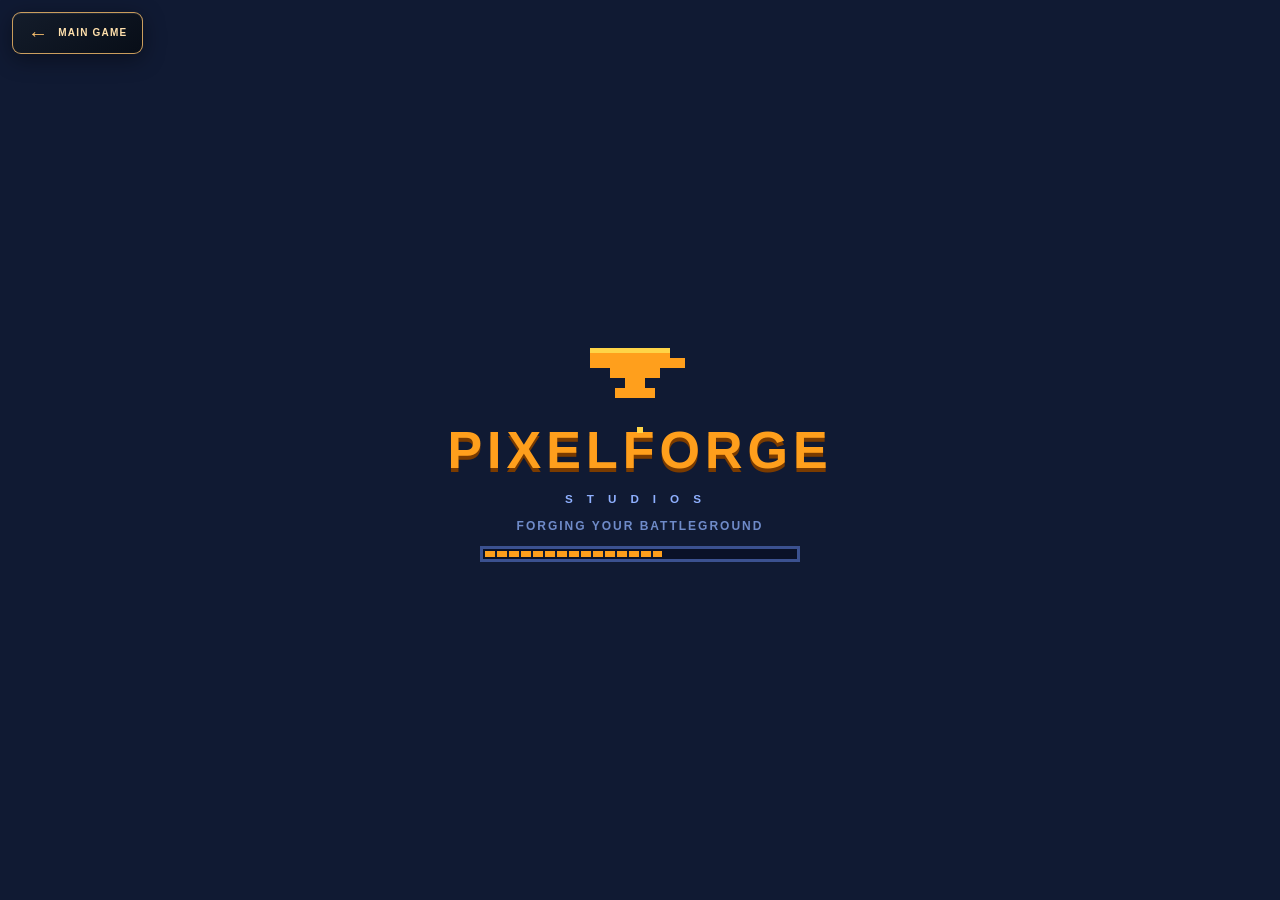
<file: og/index.html>
<!DOCTYPE html><html lang="en"><head><meta charset="UTF-8"><meta name="viewport" content="width=device-width,initial-scale=1,maximum-scale=1,user-scalable=no,viewport-fit=cover"><title>PixelRoyale OG</title>
<link rel="icon" href="data:image/svg+xml,%3Csvg xmlns='http://www.w3.org/2000/svg' viewBox='0 0 32 32'%3E%3Crect width='32' height='32' rx='5' fill='%23101a33'/%3E%3Cpath d='M5 7h19v4h4v5h-7v4h-4v4h-8v-4h4v-4H9v-4H5z' fill='%23ff9f1c'/%3E%3C/svg%3E">
<script>
/* Only load the CrazyGames SDK when the game is actually hosted by CrazyGames.
   GitHub Pages / local builds should run as standalone guest mode. */
(function(){
  var h=location.hostname.toLowerCase();
  if(h==="crazygames.com"||h.endsWith(".crazygames.com")){
    document.write('<script src="https://sdk.crazygames.com/crazygames-sdk-v3.js"><\\/script>');
  }
})();
</script>
<style>
*{margin:0;padding:0;box-sizing:border-box;-webkit-tap-highlight-color:transparent;user-select:none}
html,body{width:100%;height:100%;overflow:hidden;background:#101a33;color:#fff;font:700 14px/1.25 "Segoe UI",Arial,sans-serif;letter-spacing:.5px;touch-action:none}
canvas#g{position:fixed;inset:0;cursor:crosshair}
.s{position:fixed;inset:0;display:flex;flex-direction:column;align-items:center;justify-content:center;gap:12px;z-index:5;background:radial-gradient(ellipse at 50% 40%,#1a2a5a66,#0a1128dd 80%)}
.h{display:none!important}
#ld{z-index:20;background:#101a33}#ld b{font:900 clamp(26px,7vw,52px) "Arial Black",Impact,sans-serif;letter-spacing:5px;color:#ff9f1c;text-shadow:0 4px 0 #7a3b00}
#ld small{letter-spacing:14px;color:#8fb0ff;font-weight:800}#ld i{color:#6f8bc9;font-style:normal;font-size:12px;letter-spacing:2px}
#pb{width:min(320px,70vw);height:16px;border:3px solid #3b5190;padding:2px;background:#0a1128}#pb div{height:100%;width:0;background:repeating-linear-gradient(90deg,#ff9f1c 0 10px,#101a33 10px 12px)}
.sp{position:absolute;width:6px;height:6px;background:#ffd447;animation:sp 1s infinite}@keyframes sp{to{transform:translate(var(--x),-60px);opacity:0}}
h1{font:900 clamp(34px,9vw,74px)/.92 "Arial Black",Impact,sans-serif;text-align:center;color:#ffb43a;text-shadow:0 1px 0 #e07a00,0 2px 0 #c96a00,0 3px 0 #b05c00,0 4px 0 #964e00,0 5px 0 #7d4100,0 9px 14px #0008;letter-spacing:2px}h1 span{display:block;color:#fff;text-shadow:0 1px 0 #c8d3f0,0 2px 0 #9fb0dc,0 3px 0 #7d8fc0,0 4px 0 #5f71a5,0 5px 0 #44558a,0 9px 14px #0008;font-size:.78em}
.b{background:linear-gradient(#ffb43a,#ff8c12);color:#2a1500;border:0;padding:11px 26px;font:900 15px "Segoe UI",Arial,sans-serif;letter-spacing:2px;text-transform:uppercase;cursor:pointer;box-shadow:0 5px 0 #a35200,inset 0 2px 0 #ffd488,0 0 0 3px #2b1500;min-width:200px}
.b:hover{filter:brightness(1.08)}.b:active{transform:translateY(4px);box-shadow:0 1px 0 #a35200,inset 0 2px 0 #ffd488,0 0 0 3px #2b1500}
.b.g{background:linear-gradient(#3fd9c8,#1fa99a);color:#04201d;box-shadow:0 5px 0 #11655c,inset 0 2px 0 #8ff0e4,0 0 0 3px #04201d}.b.d{opacity:.45;pointer-events:none}.b.big{font-size:22px;padding:15px 50px;min-width:260px}
.row{display:flex;flex-wrap:wrap;gap:12px;justify-content:center;max-width:620px}.row .b,.b.sm{min-width:120px;padding:9px 14px;font-size:13px}
.hint{color:#8fa5d6;text-align:center;font-size:11px;max-width:90vw}
#pf{position:fixed;top:12px;left:12px;display:flex;gap:10px;align-items:center;background:#0b1430cc;border:2px solid #3b5190;padding:6px 14px 6px 6px;cursor:pointer;z-index:9}
#av{width:38px;height:38px;border:2px solid #ffb43a;background:#243a6e;object-fit:cover}#pf b{display:block;font-size:14px}#pf small{color:#8fa5d6;font-size:11px}
#top{position:fixed;top:12px;right:12px;display:flex;gap:10px;align-items:center;z-index:9}#cn{background:#0b1430cc;border:2px solid #3b5190;padding:8px 14px;color:#ffd447;font-size:17px}
.co{display:inline-block;width:14px;height:14px;border-radius:50%;background:radial-gradient(circle at 35% 30%,#fff2a8,#f0b000 60%,#a86a00);border:2px solid #6b4200;vertical-align:-2px;margin-right:5px}
#pvm{margin:-6px 0}
.p{background:#16224a;border:3px solid #3b5190;padding:16px;width:min(600px,94vw);max-height:78vh;overflow:auto;box-shadow:0 0 0 3px #0a1128,8px 10px 0 #0a1128}.p h2{margin-bottom:6px;color:#ffb43a;letter-spacing:3px}
.it{display:flex;justify-content:space-between;align-items:center;gap:10px;padding:8px 10px;margin:6px 0;background:#0e1735;border-left:4px solid #3b5190}.it small{color:#8fa5d6}.it .b{min-width:96px;padding:7px 10px;font-size:12px}
.it span{display:flex;align-items:center;gap:10px}.pv{width:48px;height:48px;background:#1e2f63;border:2px solid #3b5190}
#hud{position:fixed;inset:0;pointer-events:none;z-index:4}#hud>*{position:absolute}
#vg{inset:0;background:radial-gradient(ellipse,transparent 55%,#00000066)}#dm{inset:0;opacity:0;box-shadow:inset 0 0 120px 30px #e0262d}
#tl{top:10px;left:10px;display:flex;gap:6px}.chip{background:#0b1430cc;border:2px solid #3b5190;padding:4px 10px;text-align:center}.chip span{display:block;font-size:9px;color:#8fa5d6}.chip b{font-size:18px}
#zt{top:10px;left:50%;transform:translateX(-50%);background:#0b1430cc;border:2px solid #6a3fb0;padding:6px 14px;font-size:13px;white-space:nowrap}
#feed{top:56px;right:10px;text-align:right;font-size:12px;text-shadow:1px 1px #000;line-height:1.6}
#mm{top:62px;left:10px;border:3px solid #3b5190;border-radius:50%;background:#14407a;width:124px;height:124px;box-shadow:0 0 0 3px #0a1128}
#bars{bottom:14px;left:14px;width:min(270px,42vw)}.bar{position:relative;height:20px;background:#0b1430cc;border:2px solid #000;margin-top:5px;overflow:hidden}.bar i{display:block;height:100%;transition:width .15s}.bar b{position:absolute;inset:0;text-align:center;font-size:12px;line-height:16px;text-shadow:1px 1px #000}
.hp i{background:linear-gradient(#7cf07c,#2fb62f)}.sh i{background:linear-gradient(#7fd8ff,#2a8fd4)}
#wp{bottom:14px;left:50%;transform:translateX(-50%);display:flex;gap:6px}.sl{min-width:76px;padding:5px 8px;background:#0b1430cc;border:2px solid #3b5190;text-align:center;font-size:11px;position:relative}.sl small{position:absolute;top:1px;left:4px;color:#8fa5d6;font-size:9px}.sl b{display:block;color:#ffd447;font-size:12px}.sl.on{border-color:#ffb43a;background:#ff9f1c33}.it2{border-color:#2a6a60}.sl.z{opacity:.4}
#tip{bottom:84px;left:50%;transform:translateX(-50%);text-shadow:2px 2px #000;font-size:15px;white-space:nowrap}
#pa{top:10px;right:10px;min-width:0!important;padding:6px 12px!important;font-size:12px!important;pointer-events:auto}
#mb{display:none;bottom:90px;right:12px;flex-direction:column;gap:8px;pointer-events:auto}#mb .b{min-width:0;padding:11px 12px;opacity:.85;font-size:12px}

#ogMainGameButton{position:fixed;z-index:99999;top:12px;left:12px;display:flex;align-items:center;gap:9px;min-height:42px;padding:0 15px;border:1px solid rgba(255,196,111,.78);border-radius:9px;background:linear-gradient(145deg,rgba(20,29,43,.97),rgba(8,14,23,.97));box-shadow:0 5px 22px rgba(0,0,0,.4),inset 0 1px 0 rgba(255,255,255,.08);color:#ffe0ac;font:900 10px/1 Inter,"Segoe UI",Arial,sans-serif;letter-spacing:.12em;cursor:pointer}
#ogMainGameButton span{font-size:20px;line-height:1;color:#ffc46f}
#ogMainGameButton:hover{border-color:#ffe0ac;background:linear-gradient(145deg,#29364a,#101b2b)}
@media(max-width:620px){#ogMainGameButton{top:8px;left:8px;min-height:38px;padding:0 11px;font-size:9px}}
</style></head><body>
<button id="ogMainGameButton" type="button" onclick="window.location.href='https://crypticfn2012-jpg.github.io/PixelRoyale/'" aria-label="Return to the main PixelRoyale game"><span aria-hidden="true">←</span> MAIN GAME</button>
<canvas id="g"></canvas>
<div id="ld" class="s"><svg width="110" viewBox="0 0 22 14" shape-rendering="crispEdges"><path fill="#ff9f1c" d="M1 2h16v2h3v2h-5v2h-3v2h2v2H6v-2h2V8H5V6H1z"/><path fill="#ffd447" d="M1 2h16v1H1z"/></svg>
<span class="sp" style="--x:-20px;margin-top:-40px"></span><span class="sp" style="--x:25px;animation-delay:.4s;margin-top:-40px"></span>
<b>PIXELFORGE</b><small>STUDIOS</small><i>FORGING YOUR BATTLEGROUND</i><div id="pb"><div></div></div></div>
<div id="mn" class="s h"><div id="pf"><img id="av" alt=""><div><b id="un">GUEST</b><small id="us"></small></div></div>
<div id="top"><div id="cn"></div><button class="b g sm" id="mu">SOUND ON</button></div>
<h1>PIXEL<span>ROYALE</span></h1><canvas id="pvm" width="130" height="130"></canvas><button class="b big" onclick="play()">PLAY</button>
<div class="row"><button class="b g" onclick="pn('shop')">SHOP</button><button class="b g" onclick="pn('up')">UPGRADES</button><button class="b g" id="brw" onclick="pn('rw')">REWARDS</button><button class="b g" onclick="pn('st')">STATS</button></div>
<small class="hint">WASD move · Mouse aim &amp; shoot · R reload · F wood wall · H medkit · J shield · 1-3 swap · ESC pause<br>20 players · the storm closes in · last one standing wins</small></div>
<div id="pl" class="s h" style="background:#000a"><div class="p" id="pc"></div><button class="b" onclick="cl()">CLOSE</button></div>
<div id="hud" class="h"><div id="vg"></div><div id="dm"></div>
<div id="tl"><div class="chip"><span>ALIVE</span><b id="al"></b></div><div class="chip"><span>ELIMS</span><b id="kl"></b></div></div><div id="zt"></div><div id="feed"></div><canvas id="mm" width="124" height="124"></canvas>
<div id="bars"><div class="bar sh"><i id="sb"></i><b id="st1"></b></div><div class="bar hp"><i id="hb"></i><b id="ht1"></b></div></div><div id="wp"></div><div id="tip"></div>
<button class="b" id="pa" onclick="pz()">II</button><div id="mb"><button class="b" id="bw">WALL</button><button class="b g" id="bm">MED</button><button class="b g" id="bj">SHLD</button><button class="b" id="br">RELOAD</button><button class="b" id="bs">SWAP</button></div></div>
<div id="pz" class="s h" style="background:#000b"><h1>PAUSED</h1><button class="b" onclick="rs()">RESUME</button><button class="b g" onclick="qt()">QUIT TO MENU</button></div>
<div id="en" class="s h" style="background:#000c"><h1 id="et"></h1><div class="p" id="ec" style="text-align:center;line-height:1.8"></div>
<button class="b g" id="x2">WATCH AD: DOUBLE COINS</button><button class="b g" id="lg2" onclick="login()">LOG IN TO SAVE PROGRESS</button><button class="b" onclick="play()">PLAY AGAIN</button><button class="b g" onclick="menu()">MENU</button></div>
<script>
const IN_APP=new URLSearchParams(location.search).get('embedded')==='1',SAVE_KEY=IN_APP?'pr-og':'pr';const $=i=>document.getElementById(i),R=Math.random;const h=location.hostname.toLowerCase(),ON_CRAZYGAMES=h==='crazygames.com'||h.endsWith('.crazygames.com');const SDK=ON_CRAZYGAMES&&window.CrazyGames&&window.CrazyGames.SDK;const CG=SDK||null;
let S={coins:0,skin:0,own:[1,0,0,0,0,0],up:[0,0,0],wins:0,games:0,kills:0,best:99,play:0,claimed:0,hat:0,tr:0,wl:0,ow:[1],oh:[1],ot:[1],dd:0,streak:0},user=null,muted=0,sndOn=1;
const SK=[['Blaze','#ff9f1c',0],['Mint','#2ec4b6',150],['Rose','#ff4d8d',300],['Royal','#8a6cff',500],['Lime','#9be22b',800],['Gold','#ffd447',1200],['Shadow','#3a3f55',1800],['Frost','#9be7ff',2500],['Crimson','#d6342f',350],['Ocean','#2d7bd6',450],['Violet','#b04fe0',700],['Sunset','#ff7a4a',1000],['Mono','#d7dbe6',1500],['Toxic','#7dff3a',2200],['Void','#1a1a2e',3200]],
HT=[['None','',0],['Cap','',200],['Horns','',400],['Halo','',700],['Crown','',1200],['Wizard','',1800],['Headphones','',300],['Helmet','',500],['Bandana','',350],['Cat Ears','',650],['Pirate','',1000],['Flower Crown','',1400],['Top Hat','',2200]],
TR=[['Default','#fff',0],['Fire','#ff5a1f',250],['Ice','#4dc9ff',250],['Toxic','#9be22b',500],['Pink','#ff4d8d',500],['Rainbow','#ff0',1500],['Gold','#ffd447',400],['Violet','#b36bff',400],['Crimson','#ff3b3b',600],['Mint','#4fffc0',600],['Candy','#ff6ad5',1100],['Galaxy','#5a3aff',1800]],
WL=[['Oak','#b3813f',0],['Stone','#8d939c',300],['Neon','#243066',600],['Steel','#7e8fa6',900],['Candy','#ff6fa8',1200],['Golden','#e8b923',2000]],GR={5:['#f33','#fd3','#3f6','#3cf'],10:['#ff6ad5','#6af0ff'],11:['#3a2aff','#c36bff']},
CO={skin:['Skins',SK,'own','skin'],hat:['Hats',HT,'oh','hat'],tr:['Trails',TR,'ot','tr'],wl:['Walls',WL,'ow','wl']};
const tcol=c=>S.tr==5?`hsl(${G.T*400%360|0},90%,60%)`:S.tr==10?(G.T*25&1?'#ff6ad5':'#6af0ff'):S.tr==11?`hsl(${230+Math.sin(G.T*8)*40|0},90%,65%)`:S.tr?TR[S.tr][1]:c;
function hatd(h){if(!h)return;cx.save();cx.translate(1,0);cx.lineWidth=2;
if(h==1){cx.fillStyle='#d94a3d';cx.beginPath();cx.arc(0,0,8.8,0,7);cx.fill();cx.stroke();cx.fillStyle='#a8322a';cx.fillRect(6,-6.5,8,13);cx.strokeRect(6,-6.5,8,13)}
else if(h==2){cx.fillStyle='#4a2a2a';cx.beginPath();cx.arc(0,0,8.8,0,7);cx.fill();cx.stroke();cx.fillStyle='#eee8d8';for(const m of[-1,1]){cx.beginPath();cx.moveTo(-2,m*7);cx.lineTo(3,m*16);cx.lineTo(5,m*6);cx.closePath();cx.fill();cx.stroke()}}
else if(h==3){cx.strokeStyle='#ffe66b';cx.shadowColor='#ffe66b';cx.shadowBlur=8;cx.lineWidth=3;cx.beginPath();cx.arc(0,0,11.5,0,7);cx.stroke()}
else if(h==4){cx.fillStyle='#ffd447';cx.beginPath();cx.arc(0,0,9,0,7);cx.fill();cx.stroke();for(let i=0;i<5;i++){const a=i*1.2566;cx.beginPath();cx.moveTo(Math.cos(a-.25)*8,Math.sin(a-.25)*8);cx.lineTo(Math.cos(a)*13,Math.sin(a)*13);cx.lineTo(Math.cos(a+.25)*8,Math.sin(a+.25)*8);cx.fill()}cx.fillStyle='#f1c9a0';cx.beginPath();cx.arc(0,0,5,0,7);cx.fill()}
else if(h==5){cx.fillStyle='#5b2fb0';cx.beginPath();cx.arc(0,0,12,0,7);cx.fill();cx.stroke();cx.fillStyle='#7b45e0';cx.beginPath();cx.arc(0,0,7.5,0,7);cx.fill();cx.fillStyle='#ffd447';cx.fillRect(-1.5,-1.5,3,3)}
else if(h==6){cx.strokeStyle='#2c2f3a';cx.lineWidth=3.5;cx.beginPath();cx.moveTo(0,-10);cx.lineTo(0,10);cx.stroke();cx.strokeStyle='rgba(0,0,0,.65)';cx.lineWidth=2;cx.fillStyle='#e0457b';for(const m of[-10,10]){cx.beginPath();cx.arc(0,m,4.6,0,7);cx.fill();cx.stroke()}}
else if(h==7){cx.fillStyle='#8d99ae';cx.beginPath();cx.arc(0,0,9.8,0,7);cx.fill();cx.stroke();cx.fillStyle='#c4ccda';cx.beginPath();cx.arc(-2,-2,5,0,7);cx.fill();cx.fillStyle='#2b3340';cx.fillRect(4,-7,5,14)}
else if(h==8){cx.fillStyle='#d63a3a';cx.beginPath();cx.arc(0,0,8.8,0,7);cx.fill();cx.stroke();cx.fillStyle='#fff';for(const[a,b]of[[-3,-3],[2,3],[-2,4],[3,-4]])cx.fillRect(a,b,1.8,1.8);cx.fillStyle='#b82e2e';cx.fillRect(-14,-3.5,6,7);cx.strokeRect(-14,-3.5,6,7)}
else if(h==9){cx.fillStyle='#3a3a46';cx.beginPath();cx.arc(0,0,8.8,0,7);cx.fill();cx.stroke();for(const m of[-1,1]){cx.fillStyle='#3a3a46';cx.beginPath();cx.moveTo(-5,m*5);cx.lineTo(-1,m*14);cx.lineTo(3,m*6);cx.closePath();cx.fill();cx.stroke();cx.fillStyle='#ff9fc0';cx.beginPath();cx.moveTo(-3,m*7);cx.lineTo(-1,m*11.5);cx.lineTo(1,m*7.5);cx.closePath();cx.fill()}}
else if(h==10){cx.fillStyle='#17171f';cx.beginPath();cx.ellipse(0,0,8.5,13,0,0,7);cx.fill();cx.strokeStyle='#d8a93b';cx.stroke();cx.fillStyle='#fff';cx.beginPath();cx.arc(2,0,2.6,0,7);cx.fill()}
else if(h==11){cx.strokeStyle='#3f8a3a';cx.lineWidth=3;cx.beginPath();cx.arc(0,0,8.5,0,7);cx.stroke();const fc=['#ff7aa8','#ffe66b','#fff','#b88aff'];for(let i=0;i<7;i++){const a=i*.8976;cx.fillStyle=fc[i&3];cx.beginPath();cx.arc(Math.cos(a)*8.5,Math.sin(a)*8.5,3,0,7);cx.fill()}}
else{cx.fillStyle='#1a1a22';cx.beginPath();cx.arc(0,0,11.5,0,7);cx.fill();cx.stroke();cx.fillStyle='#2e2e3c';cx.beginPath();cx.arc(0,0,7.3,0,7);cx.fill();cx.strokeStyle='#c0392b';cx.lineWidth=2.5;cx.stroke();cx.fillStyle='rgba(255,255,255,.18)';cx.beginPath();cx.arc(-2.5,-2.5,3,0,7);cx.fill()}
cx.restore()}
function gunD(t){const w=GUNS[t],[a,b,th,mg,sc,e]=w.g;cx.fillStyle='#6a4a2a';if(a)cx.fillRect(a,-th/2,7,th);cx.fillStyle='#2a2d36';
if(e==2){cx.fillRect(8,-th/2,b-8,2.8);cx.fillRect(8,th/2-2.8,b-8,2.8)}else cx.fillRect(8,-th/2,b-8,th);cx.fillStyle=w.c;cx.fillRect(11,-1,b-17,2);
if(mg){cx.fillStyle='#2a2d36';cx.fillRect(mg,th/2,4,6)}if(sc){cx.fillStyle='#111';cx.fillRect(sc,-th/2-3.5,9,3.5)}
if(e==1){cx.fillStyle=w.c;cx.beginPath();cx.arc(14,0,3.6,0,7);cx.fill()}if(e==3){cx.fillStyle='#3a3d48';cx.beginPath();cx.arc(17,th/2+3,5,0,7);cx.fill()}}
function body(col,hat,ang,gt,fl){cx.rotate(ang);cx.lineJoin='round';cx.strokeStyle='rgba(0,0,0,.65)';cx.lineWidth=2;const sk='#f1c9a0';
cx.fillStyle=shade(col,-.4);cx.beginPath();cx.roundRect(-20,-8,9,16,3);cx.fill();cx.stroke();
cx.fillStyle=fl?'#fff':col;cx.beginPath();cx.arc(0,0,14,0,7);cx.fill();cx.stroke();cx.fillStyle='rgba(255,255,255,.2)';cx.beginPath();cx.arc(-4,-5,8,0,7);cx.fill();
gunD(gt);cx.fillStyle=sk;for(const[hx,hy]of[[15,-7],[24,5]]){cx.beginPath();cx.arc(hx,hy,4.2,0,7);cx.fill();cx.stroke()}
cx.fillStyle=sk;cx.beginPath();cx.arc(1,0,8.5,0,7);cx.fill();cx.stroke();if(!hat){cx.fillStyle='#4a3020';cx.beginPath();cx.arc(1,0,8.5,1.7,4.6);cx.fill()}
cx.fillStyle='#222';cx.fillRect(5.5,-5,2.5,3);cx.fillRect(5.5,2.5,2.5,3);hatd(hat)}
function pchar(c2,col,hat,ang,sc,gt){const o=cx;cx=c2;cx.save();cx.translate(c2.canvas.width/2-4*sc,c2.canvas.height/2);cx.scale(sc,sc);body(col,hat,ang,gt,0);cx.restore();cx=o}
function lootD(l,t,u){const x=l.x,y=l.y+Math.sin(t*3+l.x)*2,col=l.k=='g'?GUNS[l.t].c:l.k=='h'?'#ff5a5a':'#4dc9ff';cx.fillStyle='rgba(0,0,0,.28)';cx.beginPath();cx.ellipse(x,l.y+12,12,5,0,0,7);cx.fill();
cx.globalAlpha=.28;cx.fillStyle=col;cx.beginPath();cx.arc(x,y,17,0,7);cx.fill();cx.globalAlpha=1;cx.fillStyle='#1b2338';cx.strokeStyle=col;cx.lineWidth=2;cx.beginPath();cx.roundRect(x-13,y-11,26,22,4);cx.fill();cx.stroke();
if(l.k=='g'){cx.save();cx.translate(x-10,y);cx.scale(20/GUNS[l.t].g[1],20/GUNS[l.t].g[1]);gunD(l.t);cx.restore()}else if(l.k=='h'){cx.fillStyle='#fff';cx.fillRect(x-8,y-6,16,12);cx.fillStyle='#e03a3a';cx.fillRect(x-2,y-5,4,10);cx.fillRect(x-6,y-1.5,12,3)}
else{cx.fillStyle='#4dc9ff';cx.beginPath();cx.moveTo(x-7,y-7);cx.lineTo(x+7,y-7);cx.lineTo(x+7,y+1);cx.lineTo(x,y+8);cx.lineTo(x-7,y+1);cx.closePath();cx.fill();cx.fillStyle='#bfeaff';cx.fillRect(x-4,y-5,3,6)}
if(Math.abs(x-u.x)<60&&Math.abs(l.y-u.y)<60){cx.font='bold 11px Segoe UI,Arial';cx.textAlign='center';cx.lineWidth=3;cx.strokeStyle='#000';const n=l.k=='g'?GUNS[l.t].n:l.k=='h'?'Medkit':'Shield';cx.strokeText(n,x,y-17);cx.fillStyle='#fff';cx.fillText(n,x,y-17)}}
const UP_=0;
const UP=[['Vitality','+10 max HP'],['Agility','+4% speed'],['Firepower','+6% damage']],RW=[[1,50],[3,100],[6,150],[10,250],[15,350],[25,600,'hat',5,'Wizard Hat'],[40,800],[60,1200,'tr',5,'Rainbow Trail'],[90,1800],[120,3000,'skin',7,'Frost Skin'],[180,4000,'tr',11,'Galaxy Trail'],[240,6000,'wl',5,'Golden Walls']];
const gn=(n,d,r,s,m,rl,sp,p,rg,c,v,g,bu)=>({n,d,r,s,m,rl,sp,p,rg,c,v,g,bu}),GUNS=[
gn('Pistol',16,.3,640,12,1,.04,1,520,'#ddd',1,[0,22,5,0,0,0]),gn('SMG',9,.085,620,30,1.4,.12,1,430,'#4dc9ff',2,[0,27,7,15,0,0]),
gn('Shotgun',10,.8,560,6,1.9,.3,6,260,'#ff9f1c',2.5,[4,29,7,0,0,0]),gn('Rifle',18,.16,800,25,1.7,.05,1,680,'#5be35b',3,[3,33,6,0,0,0]),
gn('Sniper',75,1.3,1400,4,2.3,0,1,1100,'#d26bff',2.8,[2,42,5,0,18,0]),gn('Hammerhead',34,.5,760,6,2,.02,1,560,'#e8c46a',2.2,[0,24,5,0,0,1]),
gn('Stinger',7,.075,600,24,1.3,.18,1,330,'#ff7aa8',1.6,[0,20,5,10,0,0]),gn('Boomstick',9,1,540,2,2,.26,9,220,'#d98a4a',2.4,[4,30,7,0,0,2]),
gn('Slugger',52,.95,900,5,2.4,.03,1,400,'#c0c0ff',2.6,[4,31,7,0,0,0]),gn('Pulse Carbine',12,.5,900,24,1.8,.04,1,600,'#6cf0ff',2.9,[2,31,6,13,0,0],3),
gn('Marksman',32,.4,1100,10,2.2,.01,1,900,'#9be22b',3.1,[3,36,5,0,12,0]),gn('Frontier',28,.55,900,8,2.6,.02,1,700,'#d6b36a',2.7,[4,34,5,0,0,0]),
gn('Rattler',10,.11,700,50,3.6,.12,1,550,'#c8c8d8',3,[0,31,7,0,0,3]),gn('Arc Rifle',10,.11,1000,40,2.2,.05,1,620,'#b36bff',3,[2,32,6,0,0,0]),
gn('Splitter',8,.35,650,18,1.6,.14,3,400,'#4ff0a0',2.2,[0,26,6,0,0,0])];
function save(){const j=JSON.stringify(S);if(!IN_APP){try{if(CG&&CG.data)CG.data.setItem('pr',j)}catch(e){}}try{localStorage.setItem(SAVE_KEY,j)}catch(e){}}
function ad(t){return new Promise(r=>{if(!CG||!CG.ad||typeof CG.ad.requestAd!=='function')return r(false);try{CG.ad.requestAd(t,{adStarted:()=>muted=1,adFinished:()=>{muted=0;r(true)},adError:()=>{muted=0;r(false)}})}catch(e){r(false)}})}
const gp=s=>{if(IN_APP){try{parent.postMessage({type:'pixelroyale-og-gameplay',active:!!s},location.origin)}catch(e){}return}try{CG.game[s?'gameplayStart':'gameplayStop']()}catch(e){}};
let ac;function snd(f,d=.06,t='square',v=.04){if(muted||!sndOn)return;try{ac=ac||new AudioContext();const o=ac.createOscillator(),g=ac.createGain();o.type=t;o.frequency.value=f;g.gain.value=v;g.gain.exponentialRampToValueAtTime(1e-4,ac.currentTime+d);o.connect(g);g.connect(ac.destination);o.start();o.stop(ac.currentTime+d)}catch(e){}}
// ---------- MAP ----------
const W=2000,C=1000,IR=950,POI=[['Neon City',1000,1000,'#4a5068',9,'#e0457b'],['Pine Hollow',560,560,'#3d6b3a',5,'#2e7d32'],['Fort Gale',1440,560,'#6a6a6a',6,'#607d8b'],['Rusty Docks',560,1440,'#6d5d4a',6,'#b5651d'],['Sandy Bay',1440,1440,'#d8c38a',6,'#26a69a']];
let OB=[],MAP,mr=1;const rnd=()=>(mr=mr*16807%2147483647)/2147483647;
const shade=(h,f)=>{let r,g,b;if(h[0]=='#'){const n=parseInt(h.slice(1),16);r=n>>16;g=n>>8&255;b=n&255}else[r,g,b]=h.match(/\d+/g).map(Number);const t=f<0?0:255,k=Math.abs(f);return`rgb(${r+(t-r)*k|0},${g+(t-g)*k|0},${b+(t-b)*k|0})`};
function buildMap(){MAP=document.createElement('canvas');MAP.width=MAP.height=W;const x=MAP.getContext('2d'),disc=r=>{x.beginPath();x.arc(C,C,r,0,7)},rp=r=>{const a=rnd()*7,d=Math.sqrt(rnd())*r;return[C+Math.cos(a)*d,C+Math.sin(a)*d]};
const wg=x.createRadialGradient(C,C,IR*.8,C,C,W*.72);wg.addColorStop(0,'#2f86c4');wg.addColorStop(1,'#14407a');x.fillStyle=wg;x.fillRect(0,0,W,W);
x.strokeStyle='rgba(255,255,255,.13)';x.lineWidth=2;for(let i=0;i<700;i++){const a=rnd()*W,b=rnd()*W;x.beginPath();x.moveTo(a,b);x.quadraticCurveTo(a+9,b-5,a+18,b);x.stroke()}
for(const[r,c]of[[IR+58,'rgba(255,255,255,.35)'],[IR+44,'#cdb97a'],[IR+30,'#eddc9f'],[IR-6,'#3d7a30'],[IR-12,'#5a9c3f']]){x.fillStyle=c;disc(r);x.fill()}
const gc=['#68ad49','#4e9036','#73b553','#559a3a'];for(let i=0;i<16000;i++){const[a,b]=rp(IR-16);x.fillStyle=gc[i&3];x.fillRect(a,b,2+rnd()*2,2+rnd()*2)}
x.fillStyle='rgba(30,80,30,.10)';for(let i=0;i<70;i++){const[a,b]=rp(IR-60);x.beginPath();x.ellipse(a,b,30+rnd()*70,20+rnd()*50,rnd()*3,0,7);x.fill()}
x.strokeStyle='#3f8230';x.lineWidth=1.5;for(let i=0;i<900;i++){const[a,b]=rp(IR-30);x.beginPath();x.moveTo(a-3,b);x.lineTo(a-1,b-5);x.moveTo(a+3,b);x.lineTo(a+1,b-5);x.stroke()}
x.lineCap='round';for(const[w,c]of[[44,'#8c7850'],[34,'#c4ae7c']])for(const[i,j]of[[0,1],[0,2],[0,3],[0,4],[1,2],[2,4],[4,3],[3,1]]){x.strokeStyle=c;x.lineWidth=w;x.beginPath();x.moveTo(POI[i][1],POI[i][2]);x.lineTo(POI[j][1],POI[j][2]);x.stroke()}
const bld=(bx,by,w,h,c)=>{x.fillStyle='rgba(0,0,0,.3)';x.fillRect(bx+9,by+9,w,h);x.fillStyle='#e9e1cc';x.fillRect(bx,by,w,h);const g=x.createLinearGradient(0,by,0,by+h);g.addColorStop(0,shade(c,.25));g.addColorStop(.5,c);g.addColorStop(.5,shade(c,-.18));g.addColorStop(1,shade(c,-.3));x.fillStyle=g;x.fillRect(bx+4,by+4,w-8,h-8);x.strokeStyle='rgba(0,0,0,.16)';x.lineWidth=1;x.beginPath();for(let i=by+12;i<by+h-6;i+=8){x.moveTo(bx+4,i);x.lineTo(bx+w-4,i)}x.stroke();x.fillStyle='rgba(0,0,0,.35)';x.fillRect(bx+4,by+h/2-1.5,w-8,3);x.fillStyle='#5c4b3a';x.fillRect(bx+w/2-7,by+h-4,14,6);x.fillStyle='#9fd4ee';x.fillRect(bx+10,by+10,10,7);x.fillStyle='#777';x.fillRect(bx+w-22,by+10,12,12);x.strokeStyle='#26221c';x.lineWidth=2;x.strokeRect(bx,by,w,h)};
const cr=(a,b)=>{OB.push({x:a,y:b,w:24,h:24});x.fillStyle='rgba(0,0,0,.3)';x.fillRect(a+5,b+5,24,24);x.fillStyle='#b98a50';x.fillRect(a,b,24,24);x.strokeStyle='#6a4520';x.lineWidth=2;x.strokeRect(a+1,b+1,22,22);x.beginPath();x.moveTo(a+2,b+2);x.lineTo(a+22,b+22);x.moveTo(a+22,b+2);x.lineTo(a+2,b+22);x.stroke()};
const LB=[],ov=(a,b,w,h,m)=>OB.some(o=>a<o.x+o.w+m&&a+w>o.x-m&&b<o.y+o.h+m&&b+h>o.y-m);
for(const p of POI){const R0=p[4]>7?270:200;x.beginPath();x.arc(p[1],p[2],R0,0,7);x.fillStyle=p[3];x.fill();x.save();x.clip();x.strokeStyle='rgba(0,0,0,.14)';x.lineWidth=2;for(let i=-R0;i<R0;i+=40){x.beginPath();x.moveTo(p[1]+i,p[2]-R0);x.lineTo(p[1]+i,p[2]+R0);x.moveTo(p[1]-R0,p[2]+i);x.lineTo(p[1]+R0,p[2]+i);x.stroke()}x.restore();x.lineWidth=5;x.strokeStyle='rgba(0,0,0,.25)';x.beginPath();x.arc(p[1],p[2],R0,0,7);x.stroke();
if(p[4]>7){OB.push({x:C-32,y:C-32,w:64,h:64});x.fillStyle='#8a90a8';x.beginPath();x.arc(C,C,38,0,7);x.fill();x.fillStyle='#4cb8e8';x.beginPath();x.arc(C,C,29,0,7);x.fill();x.fillStyle='#bfeaff';x.beginPath();x.arc(C-6,C-6,9,0,7);x.fill()}
for(let i=0;i<p[4];i++){const w=70+rnd()*70,h=60+rnd()*60,a=rnd()*7,d=40+rnd()*(p[4]>7?210:140),bx=p[1]+Math.cos(a)*d-w/2,by=p[2]+Math.sin(a)*d-h/2;if(ov(bx,by,w,h,20))continue;OB.push({x:bx,y:by,w,h});bld(bx,by,w,h,shade(p[5],(rnd()-.5)*.35))}
for(let i=0;i<14&&OB.length<400;i++){const a=rnd()*7,d=rnd()*R0*.85,cx_=p[1]+Math.cos(a)*d,cy_=p[2]+Math.sin(a)*d;if(!ov(cx_,cy_,24,24,14)&&i<6)cr(cx_,cy_)}
LB.push([p[0].toUpperCase(),p[1],p[2]-R0-12])}
for(let i=0;i<60;i++){const[rx,ry]=rp(IR*.92);if(POI.some(p=>Math.hypot(p[1]-rx,p[2]-ry)<230)||ov(rx,ry,34,30,0))continue;OB.push({x:rx,y:ry,w:34,h:30});x.fillStyle='rgba(0,0,0,.3)';x.beginPath();x.ellipse(rx+21,ry+22,20,16,0,0,7);x.fill();x.fillStyle='#6b727d';x.beginPath();x.ellipse(rx+17,ry+15,19,16,0,0,7);x.fill();x.fillStyle='#8c949f';x.beginPath();x.ellipse(rx+14,ry+11,12,9,0,0,7);x.fill();x.strokeStyle='#40454d';x.lineWidth=2;x.beginPath();x.ellipse(rx+17,ry+15,19,16,0,0,7);x.stroke()}
for(let i=0;i<460;i++){const[tx,ty]=rp(IR-20);if(POI.some(p=>Math.hypot(p[1]-tx,p[2]-ty)<(p[4]>7?300:225)))continue;const k=rnd()<.5;x.fillStyle='rgba(0,0,0,.25)';x.beginPath();x.ellipse(tx+7,ty+9,21,17,0,0,7);x.fill();x.fillStyle=k?'#1b4a24':'#245a2a';x.beginPath();x.arc(tx,ty,21,0,7);x.fill();x.fillStyle=k?'#2b6b33':'#34763a';x.beginPath();x.arc(tx-2,ty-2,16,0,7);x.fill();x.fillStyle=k?'#3e8a44':'#4a9a4a';x.beginPath();x.arc(tx-6,ty-6,8,0,7);x.fill()}
x.font='bold 28px "Arial Black",Impact,sans-serif';x.textAlign='center';x.lineWidth=6;x.lineJoin='round';for(const[n,lx,ly]of LB){x.strokeStyle='rgba(0,0,0,.75)';x.strokeText(n,lx,ly);x.fillStyle='#fff';x.fillText(n,lx,ly)}}
const hit=(x,y,r,ex)=>{for(const o of OB)if(x>o.x-r&&x<o.x+o.w+r&&y>o.y-r&&y<o.y+o.h+r)return 1;if(G&&G.W)for(const o of G.W)if(o.o!==ex&&x>o.x-r&&x<o.x+o.w+r&&y>o.y-r&&y<o.y+o.h+r)return 1;return 0};
function los(a,b){const n=Math.hypot(b.x-a.x,b.y-a.y)/22|0;for(let i=1;i<n;i++)if(hit(a.x+(b.x-a.x)*i/n,a.y+(b.y-a.y)*i/n,0,a))return 0;return 1}
// ---------- GAME ----------
let G,cv=$('g'),cx=cv.getContext('2d'),mmx=$('mm').getContext('2d'),Z=1,cam={x:0,y:0},keys={},ms={x:0,y:0,d:0},tc={},MOB=matchMedia('(pointer:coarse)').matches;
const NM=['Zed','Kira','Bolt','Nova','Rex','Luna','Hawk','Pixel','Echo','Blitz','Vex','Mako','Sage','Onyx','Jinx','Fang','Dash','Rune','Tank','Ace'],PC=['#e74c3c','#3498db','#9b59b6','#e67e22','#1abc9c','#f1c40f','#ec407a','#95a5a6'];
const mk=(n,bot,x,y,c)=>({n,bot,x,y,c,med:0,shd:0,use:0,wc:0,lh:-9,la:0,bc:0,hp:100,mh:100,sh:0,guns:[{t:0,a:12}],cur:0,cd:0,rl:0,ang:0,k:0,alive:1,err:0,dm:1,sp:150,th:0,sd:1,wp:null,lx:x,ly:y,lt:0,fl:0});
function ring(a){for(let d=IR-110;;d-=8){const x=C+Math.cos(a)*d,y=C+Math.sin(a)*d;if(!hit(x,y,26))return[x,y]}}
function spot(){for(;;){const a=R()*7,d=Math.sqrt(R())*(IR-120),x=C+Math.cos(a)*d,y=C+Math.sin(a)*d;if(!hit(x,y,24))return[x,y]}}
function mkLoot(x,y,boost){if(hit(x,y,6))return;const q=R();let o={x,y,ok:0};if(q<.5||boost>1){let t=wt();if(boost){const u2=wt();if(GUNS[u2].v>GUNS[t].v)t=u2}o.k='g';o.t=t}else o.k=q<.78?'h':'s';G.L.push(o)}
const GW=[0,16,12,9,3,10,10,8,6,6,5,6,4,4,7],GS=GW.reduce((a,b)=>a+b),wt=()=>{let q=R()*GS;for(let i=0;i<GW.length;i++)if((q-=GW[i])<0)return i;return 1};
function play(){cl();$('en').classList.add('h');$('mn').classList.add('h');const go=()=>{G={P:[],L:[],W:[],bl:[],fx:[],feed:[],T:0,run:1,over:0,z:{x:C,y:C,r:IR+60,sx:C,sy:C,sr:IR+60,tx:C,ty:C,tr:720,ph:0,t:40,shr:0},tip:'Loot near your spawn. F = wall, H = medkit, J = shield',tt:5};
const sl=[...Array(20).keys()].sort(()=>R()-.5),u=mk('You',0,0,0,SK[S.skin][1]);u.hat=S.hat;u.mh=u.hp=100+10*S.up[0];u.sp=170*(1+.04*S.up[1]);u.dm=1+.06*S.up[2];G.P.push(u);G.u=u;
for(let i=0;i<19;i++){const b=mk(NM[i]+(R()*90|0),1,0,0,PC[i%8]);b.err=.08+R()*.2;b.dm=.55;b.sp=140+R()*20;b.hat=R()<.5?0:1+(R()*12|0);G.P.push(b)}
G.P.forEach((p,i)=>{p.oa=sl[i]*6.2832/20+(R()-.5)*.08;[p.x,p.y]=ring(p.oa);p.lx=p.x;p.ly=p.y;p.ang=p.oa+3.14;for(let j=-1;j<2;j++)mkLoot(p.x-Math.cos(p.oa)*55-Math.sin(p.oa)*j*36,p.y-Math.sin(p.oa)*55+Math.cos(p.oa)*j*36,j?1:2)});
for(const p of POI)for(const o of OB)if(Math.hypot(o.x-p[1],o.y-p[2])<300){mkLoot(o.x+o.w/2,o.y+o.h+16,1);if(R()<.7)mkLoot(o.x-16,o.y+o.h/2,1);if(p[4]>7)mkLoot(o.x+o.w+16,o.y+o.h/2,1)}
for(let i=0;i<70;i++){const[x,y]=spot();mkLoot(x,y,0)}
$('hud').classList.remove('h');$('mb').style.display=MOB?'flex':'none';gp(1);last=performance.now();requestAnimationFrame(loop)};
if(S.games>0&&!window._f){ad('midgame').then(go)}else go();window._f=0}
function menu(){$('en').classList.add('h');$('hud').classList.add('h');$('mn').classList.remove('h');ui()}
function dmg(p,d,o){if(!p.alive||G.over&&p===G.u)return;const d0=d;p.fl=.1;p.use=0;if(o&&o!==p){p.lh=G.T;p.la=Math.atan2(o.y-p.y,o.x-p.x)}const s=Math.min(p.sh,d);p.sh-=s;d-=s;p.hp-=d;if(p===G.u)G.hurt=.3;
if((o===G.u||p===G.u)&&G.fx.length<300)G.fx.push({x:p.x+(R()-.5)*14,y:p.y-18,vx:0,vy:-50,l:.7,c:o===G.u?'#ffe28a':'#ff7a6a',t:d0|0});if(p.hp<=0)kill(p,o)}
function build(p,a){if(p.wc>0||!p.alive)return;const v=Math.abs(Math.cos(a))>Math.abs(Math.sin(a)),w=v?16:76,h=v?76:16,x=p.x+Math.cos(a)*50-w/2,y=p.y+Math.sin(a)*50-h/2;
for(const q of G.P)if(q.alive&&q.x>x-16&&q.x<x+w+16&&q.y>y-16&&q.y<y+h+16)return;if(hit(x+w/2,y+h/2,0)||hit(x+3,y+3,0)||hit(x+w-3,y+h-3,0))return;
const m=G.W.filter(o=>o.o===p);if(m.length>=5)G.W.splice(G.W.indexOf(m[0]),1);G.W.push({x,y,w,h,hp:250,o:p});p.wc=.6;snd(180,.08,'square',.05)}
function useI(p,k){if(p.use||(k=='h'?p.med<1||p.hp>=p.mh:p.shd<1||p.sh>=100))return;p.use={k,t:k=='h'?2.2:1.6}}
function kill(p,o){p.alive=0;if(o&&o!==p){o.k++;G.feed.push([o.n+' eliminated '+p.n,G.T])}else G.feed.push([p.n+' was lost to the storm',G.T]);
for(const g of p.guns)G.L.push({x:p.x+(R()-.5)*30,y:p.y+(R()-.5)*30,k:'g',t:g.t,ok:0});for(let i=0;i<p.med;i++)G.L.push({x:p.x+(R()-.5)*36,y:p.y+(R()-.5)*36,k:'h',ok:0});for(let i=0;i<p.shd;i++)G.L.push({x:p.x+(R()-.5)*36,y:p.y+(R()-.5)*36,k:'s',ok:0});
G.alive=G.P.filter(q=>q.alive).length;snd(120,.25,'sawtooth',.06);if(p===G.u)G.dead=G.T,G.place=G.alive+1;if(G.alive<=1&&!G.over){G.fin=G.T}}
function fire(p,f){const g=p.guns[p.cur];if(!g||(!f&&p.cd>0)||p.rl>0)return;const w=GUNS[g.t];if(g.a<=0)return rld(p);g.a--;if(!f){p.cd=w.r;if(w.bu){p.bq=w.bu-1;p.bt=.06}}p.use=0;if(G.fx.length<300)G.fx.push({x:p.x+Math.cos(p.ang)*28,y:p.y+Math.sin(p.ang)*28,vx:0,vy:0,l:.06,c:'#ffe9a0',r:8});
for(let i=0;i<w.p;i++){const a=p.ang+(R()-.5)*2*(w.sp+p.err);G.bl.push({x:p.x+Math.cos(p.ang)*20,y:p.y+Math.sin(p.ang)*20,vx:Math.cos(a)*w.s,vy:Math.sin(a)*w.s,l:w.rg/w.s,d:w.d*p.dm,o:p,c:p===G.u?tcol(w.c):w.c})}
if(p===G.u||Math.hypot(p.x-G.u.x,p.y-G.u.y)<500)snd(w.p>1?90:w.d>50?60:220,.07,'sawtooth',p===G.u?.05:.02);if(g.a<=0)rld(p)}
function rld(p){const g=p.guns[p.cur];if(p.rl>0||g.a>=GUNS[g.t].m)return;p.rl=GUNS[g.t].rl}
function swap(p,i){if(i<0||i>=p.guns.length||i==p.cur)return;p.cur=i;p.rl=0;p.bq=0}
function want(b,l){if(l.k=='h')return b.med<3;if(l.k=='s')return b.shd<3;if(b.guns.some(g=>g.t==l.t))return 0;return b.guns.length<3||GUNS[l.t].v>GUNS[b.guns[b.cur].t].v}
function pick(p){for(let i=G.L.length;i--;){const l=G.L[i];if(l.ok>G.T||Math.abs(l.x-p.x)>24||Math.abs(l.y-p.y)>24||!want(p,l))continue;
if(l.k=='h')p.med++;else if(l.k=='s')p.shd++;else{const n={t:l.t,a:GUNS[l.t].m};if(p.guns.length<3){p.guns.push(n);p.cur=p.guns.length-1}else{G.L.push({x:p.x+28,y:p.y,k:'g',t:p.guns[p.cur].t,ok:G.T+2});p.guns[p.cur]=n}p.rl=0}
if(p===G.u){snd(660,.1,'triangle');G.tip='Picked up '+(l.k=='g'?GUNS[l.t].n:l.k=='h'?'Medkit (H to use)':'Shield potion (J to use)');G.tt=2}G.L.splice(i,1)}}
function mv(p,dx,dy){if(!hit(p.x+dx,p.y,13))p.x+=dx;if(!hit(p.x,p.y+dy,13))p.y+=dy;const d=Math.hypot(p.x-C,p.y-C);if(d>IR){p.x=C+(p.x-C)*IR/d;p.y=C+(p.y-C)*IR/d}}
function ai(b,dt){const Zn=G.z;b.th-=dt;b.bc-=dt;
if(!b.use&&!b.tg&&G.T-b.lh>2){if(b.hp<b.mh*.75&&b.med>0)useI(b,'h');else if(b.sh<50&&b.shd>0)useI(b,'s')}if(b.use)return;
if(G.T-b.lh<1&&b.hp<85&&b.bc<=0&&b.wc<=0){build(b,b.la);b.bc=3+R()*3}
if(b.th<=0){b.th=.25+R()*.2;let bt=0,bd=1e9;for(const p of G.P){if(p===b||!p.alive)continue;const d=Math.hypot(p.x-b.x,p.y-b.y);if(G.T>15&&d<bd&&d<(b.guns[b.cur].t?Math.min(650,GUNS[b.guns[b.cur].t].rg*.8):240)&&los(b,p)){bd=d;bt=p}}if(bt&&!b.tg)b.rx=.3+R()*.45;b.tg=bt;b.td=bd;
let li=0,ld=1e9;const lim=b.guns.length<2?520:b.hp<60?500:260;for(const l of G.L){if(l.ok>G.T)continue;const d=Math.hypot(l.x-b.x,l.y-b.y);if(d<ld&&d<lim&&want(b,l)){ld=d;li=l}}b.li=li;b.sx=0;b.sy=0;for(const p of G.P){if(p===b||!p.alive)continue;const dx=b.x-p.x,dy=b.y-p.y,d=Math.hypot(dx,dy);if(d<110&&d>1){b.sx+=dx/d*(110-d)/110;b.sy+=dy/d*(110-d)/110}}
if(b.guns.length>1){let bi=0;b.guns.forEach((g,i)=>{if(GUNS[g.t].v>GUNS[b.guns[bi].t].v||g.a>0&&b.guns[bi].a<=0)bi=i});if(b.tg&&bi!=b.cur)swap(b,bi)}}
let tx=0,ty=0,mvx=0,mvy=0;const safeX=Zn.shr||Zn.t<14?Zn.tx:Zn.x,safeY=Zn.shr||Zn.t<14?Zn.ty:Zn.y,safeR=Zn.shr||Zn.t<14?Zn.tr:Zn.r,out=Math.hypot(b.x-safeX,b.y-safeY)>safeR-70;
const flee=b.tg&&b.hp+b.sh<30&&b.li;
if(out){tx=safeX+Math.cos(b.oa)*safeR*.5;ty=safeY+Math.sin(b.oa)*safeR*.5}else if(flee||(!b.tg&&b.li)){tx=b.li.x;ty=b.li.y}else if(b.tg){const p=b.tg,w=GUNS[b.guns[b.cur].t];let a=Math.atan2(p.y-b.y,p.x-b.x),dd=b.td;
b.ang+=Math.atan2(Math.sin(a-b.ang),Math.cos(a-b.ang))*Math.min(1,dt*9);b.sdt=(b.sdt||0)-dt;if(b.sdt<=0){b.sd=R()<.5?1:-1;b.sdt=.6+R()*1.2}
const f=dd<w.rg*.35?-1:dd>w.rg*.75?1:0;mvx=Math.cos(a)*f+Math.cos(a+1.57)*b.sd*.8;mvy=Math.sin(a)*f+Math.sin(a+1.57)*b.sd*.8;
b.rx-=dt;b.bt=(b.bt||0)-dt;if(b.bt<0){b.bf=!b.bf;b.bt=b.bf?.6+R()*.7:.5+R()}if(b.rx<0&&b.bf&&Math.abs(Math.atan2(Math.sin(a-b.ang),Math.cos(a-b.ang)))<.3&&dd<w.rg+40)fire(b)}
else{if(!b.wp||Math.hypot(b.wp[0]-b.x,b.wp[1]-b.y)<50||(b.wt-=dt)<0){const a=R()*7,d=120+R()*220;let wx=b.x+Math.cos(a)*d,wy=b.y+Math.sin(a)*d;const dz=Math.hypot(wx-safeX,wy-safeY),mr=safeR*.85;if(dz>mr){wx=safeX+(wx-safeX)/dz*mr;wy=safeY+(wy-safeY)/dz*mr}b.wp=[wx,wy];b.wt=6}tx=b.wp[0];ty=b.wp[1]}
if(tx||ty){const a=Math.atan2(ty-b.y,tx-b.x);mvx=Math.cos(a);mvy=Math.sin(a);if(!b.tg||out)b.ang+=Math.atan2(Math.sin(a-b.ang),Math.cos(a-b.ang))*Math.min(1,dt*6)}
b.lt-=dt;if(b.lt<=0){b.lt=.5;if(Math.hypot(b.x-b.lx,b.y-b.ly)<8&&(mvx||mvy)){b.unst=.7;b.sd*=-1;b.wp=null}b.lx=b.x;b.ly=b.y}
if(b.unst>0){b.unst-=dt;const t=mvx;mvx=-mvy*b.sd;mvy=t*b.sd}
mvx+=(b.sx||0)*.7;mvy+=(b.sy||0)*.7;const m=Math.hypot(mvx,mvy)||1;mv(b,mvx/m*b.sp*dt,mvy/m*b.sp*dt);
const g=b.guns[b.cur];if(!b.tg&&g.a<GUNS[g.t].m*.5)rld(b)}
function upd(dt){const u=G.u,z=G.z;G.T+=dt;
if(u.alive){let ix=(keys.d||0)-(keys.a||0),iy=(keys.s||0)-(keys.w||0),fr=ms.d;
for(const t of Object.values(tc)){const dx=t.x-t.ox,dy=t.y-t.oy,m=Math.min(1,Math.hypot(dx,dy)/50);if(t.s=='m'){ix=dx/50;iy=dy/50;const l=Math.hypot(ix,iy);if(l>1){ix/=l;iy/=l}}else if(m>.15){u.ang=Math.atan2(dy,dx);if(m>.3)fr=1}}
if(!MOB||!Object.values(tc).some(t=>t.s=='a'))if(!MOB)u.ang=Math.atan2(ms.y-innerHeight/2,ms.x-innerWidth/2);
const m=Math.hypot(ix,iy);if(m>1){ix/=m;iy/=m}mv(u,ix*u.sp*dt,iy*u.sp*dt);if(fr)fire(u);pick(u)}
for(const p of G.P){if(!p.alive)continue;p.cd-=dt;p.fl-=dt;p.wc-=dt;if(p.bq>0){p.bt-=dt;if(p.bt<=0){p.bq--;p.bt=.06;fire(p,1)}}if(p.use){p.use.t-=dt;if(p.use.t<=0){const k=p.use.k;if(k=='h'){p.med--;p.hp=Math.min(p.mh,p.hp+60)}else{p.shd--;p.sh=Math.min(100,p.sh+50)}for(let j=0;j<8;j++)G.fx.push({x:p.x,y:p.y,vx:(R()-.5)*60,vy:-30-R()*40,l:.7,c:k=='h'?'#5be35b':'#4dc9ff',t:'+'});p.use=0;snd(520,.15,'triangle')}}if(p.rl>0){p.rl-=dt;if(p.rl<=0)p.guns[p.cur].a=GUNS[p.guns[p.cur].t].m}if(p.bot){ai(p,dt);pick(p)}
if(Math.hypot(p.x-z.x,p.y-z.y)>z.r){p.hp-=(1+z.ph*1.5)*dt;if(p.hp<=0)kill(p,0)}}
if(!z.shr){z.t-=dt;if(z.t<=0){z.shr=1;z.t=z.T=24+z.ph*2;z.sx=z.x;z.sy=z.y;z.sr=z.r;G.tip='The storm is closing!';G.tt=3}}
else{z.t-=dt;const k=1-z.t/z.T;z.x=z.sx+(z.tx-z.sx)*k;z.y=z.sy+(z.ty-z.sy)*k;z.r=z.sr+(z.tr-z.sr)*k;if(z.t<=0){z.shr=0;z.ph++;z.t=Math.max(10,22-z.ph*3);const nr=[720,500,320,180,80,35][Math.min(z.ph,5)],a=R()*7,d=Math.max(0,z.r-nr)*.6*R();z.tr=z.ph>5?30:nr;z.tx=z.x+Math.cos(a)*d;z.ty=z.y+Math.sin(a)*d}}
for(let i=G.bl.length;i--;){const b=G.bl[i];let dead=0;for(let s=0;s<2&&!dead;s++){b.x+=b.vx*dt/2;b.y+=b.vy*dt/2;if(hit(b.x,b.y,0,b.o)){dead=1;const q=G.W.find(o=>b.x>o.x&&b.x<o.x+o.w&&b.y>o.y&&b.y<o.y+o.h&&o.o!==b.o);if(q){q.hp-=b.d;for(let j=0;j<3;j++)G.fx.push({x:b.x,y:b.y,vx:(R()-.5)*160,vy:(R()-.5)*160,l:.3,c:'#c8964e'});if(q.hp<=0){G.W.splice(G.W.indexOf(q),1);for(let j=0;j<14;j++)G.fx.push({x:q.x+q.w*R(),y:q.y+q.h*R(),vx:(R()-.5)*220,vy:(R()-.5)*220,l:.6,c:'#a8793f'});snd(90,.15,'sawtooth',.05)}}break}
for(const p of G.P)if(p.alive&&p!==b.o&&Math.abs(p.x-b.x)<15&&Math.abs(p.y-b.y)<15&&Math.hypot(p.x-b.x,p.y-b.y)<15){dmg(p,b.d,b.o);for(let j=0;j<5;j++)G.fx.push({x:b.x,y:b.y,vx:(R()-.5)*200,vy:(R()-.5)*200,l:.3,c:'#ff6a5a'});if(p===G.u||b.o===G.u)snd(p===G.u?160:420,.05,'square',.04);dead=1;break}}
b.l-=dt;if(dead||b.l<=0)G.bl.splice(i,1)}
for(let i=G.fx.length;i--;){const f=G.fx[i];f.x+=f.vx*dt;f.y+=f.vy*dt;if((f.l-=dt)<=0)G.fx.splice(i,1)}
if(G.dead&&!G.over&&G.T-G.dead>1.6||G.fin&&!G.over&&G.T-G.fin>1.2)finish()}
function finish(){const u=G.u,win=u.alive&&G.alive<=1;G.over=1;G.run=0;gp(0);const place=win?1:G.place,c=u.k*20+Math.max(0,(20-place)*4)+(win?150:0);
S.games++;S.kills+=u.k;if(win)S.wins++;S.best=Math.min(S.best,place);S.coins+=c;save();G.c=c;
$('et').textContent=win?'VICTORY!':'ELIMINATED';$('et').style.color=win?'#ffd447':'#ff4d8d';$('ec').innerHTML=`<div style="font-size:30px;color:#ff9f1c">#${place} / 20</div>Eliminations: ${u.k}<br>Time: ${G.T|0}s<br><span style="color:#ffd447">+${c} <i class="co"></i></span>`;
$('x2').classList.remove('d');$('lg2').style.display=user||!(CG&&CG.user&&CG.user.isUserAccountAvailable)?'none':'';$('en').classList.remove('h');$('hud').classList.add('h');if(window.CG_hp)0;try{if(win)CG.game.happytime()}catch(e){}}
$('x2').onclick=()=>ad('rewarded').then(ok=>{if(ok){S.coins+=G.c;save();$('x2').classList.add('d');$('ec').innerHTML+='<br>Doubled!'}});
let last=0;function loop(t){if(!G)return;const dt=Math.min(.05,(t-last)/1e3);last=t;if(G.run&&!G.paused){upd(dt)}draw();if(G.run)requestAnimationFrame(loop)}
function draw(){const w=innerWidth,h=innerHeight;if(cv.width!=w||cv.height!=h){cv.width=w;cv.height=h}cx.setTransform(1,0,0,1,0,0);Z=w<750?.7:1;const u=G.u,T=G.T,sh=G.hurt>0?(R()-.5)*7:0;cam.x=u.x-w/2/Z+sh;cam.y=u.y-h/2/Z+sh;
cx.fillStyle='#14407a';cx.fillRect(0,0,w,h);cx.setTransform(Z,0,0,Z,-cam.x*Z,-cam.y*Z);cx.drawImage(MAP,0,0);const vw=w/Z/2+40,vh=h/Z/2+40,vis=o=>Math.abs(o.x-u.x)<vw&&Math.abs(o.y-u.y)<vh;
for(const l of G.L)if(vis(l))lootD(l,T,u);
for(const o of G.W){cx.fillStyle='rgba(0,0,0,.28)';cx.fillRect(o.x+5,o.y+6,o.w,o.h);const f=o.hp/250;const bc=o.o===u?WL[S.wl][1]:'#b3813f';cx.fillStyle=f>.55?bc:f>.28?shade(bc,-.15):shade(bc,-.3);cx.fillRect(o.x,o.y,o.w,o.h);cx.strokeStyle=shade(bc,-.4);cx.lineWidth=1.5;cx.beginPath();
if(o.w>o.h)for(let i=19;i<o.w;i+=19){cx.moveTo(o.x+i,o.y);cx.lineTo(o.x+i,o.y+o.h)}else for(let i=19;i<o.h;i+=19){cx.moveTo(o.x,o.y+i);cx.lineTo(o.x+o.w,o.y+i)}cx.stroke();cx.fillStyle='rgba(255,255,255,.18)';cx.fillRect(o.x,o.y,o.w,3);cx.strokeStyle=shade(bc,-.55);cx.lineWidth=2.5;cx.strokeRect(o.x,o.y,o.w,o.h);if(o.o===u&&S.wl==2){cx.strokeStyle='#4ff0ff';cx.lineWidth=1.5;cx.strokeRect(o.x+2,o.y+2,o.w-4,o.h-4)}
cx.fillStyle=o.o.c;cx.fillRect(o.x+o.w/2-3,o.y+o.h/2-3,6,6);if(f<1){cx.fillStyle='#000a';cx.fillRect(o.x,o.y-8,o.w,5);cx.fillStyle=f>.5?'#7cf07c':f>.25?'#ffd447':'#ff5a5a';cx.fillRect(o.x+1,o.y-7,(o.w-2)*f,3)}}
for(const p of G.P){if(!p.alive||!vis(p))continue;cx.fillStyle='rgba(0,0,0,.28)';cx.beginPath();cx.ellipse(p.x+3,p.y+6,17,13,0,0,7);cx.fill();cx.save();cx.translate(p.x,p.y);body(p.c,p.hat|0,p.ang,p.guns[p.cur].t,p.fl>0);cx.restore();
if(p.sh>0){cx.strokeStyle='rgba(90,200,255,.7)';cx.lineWidth=3;cx.beginPath();cx.arc(p.x,p.y,21,0,7);cx.stroke()}
if(p.use){cx.strokeStyle=p.use.k=='h'?'#5be35b':'#4dc9ff';cx.lineWidth=4;cx.beginPath();cx.arc(p.x,p.y,26,-1.57,-1.57+6.283*(1-p.use.t/(p.use.k=='h'?2.2:1.6)));cx.stroke()}
cx.font='bold 11px Segoe UI,Arial';cx.textAlign='center';cx.lineWidth=3;cx.strokeStyle='#000';const nm=p===u?(user?user.username:'YOU'):p.n;cx.strokeText(nm,p.x,p.y-32);cx.fillStyle=p===u?'#ffd447':'#fff';cx.fillText(nm,p.x,p.y-32);
if(p!==u){cx.fillStyle='#000a';cx.fillRect(p.x-16,p.y-28,32,5);cx.fillStyle=p.hp/p.mh>.4?'#5be35b':'#ff5a5a';cx.fillRect(p.x-15,p.y-27,30*Math.max(0,p.hp)/p.mh,3);if(p.sh>0){cx.fillStyle='#4dc9ff';cx.fillRect(p.x-15,p.y-27,30*p.sh/100,1.5)}}}
cx.lineCap='round';for(const b of G.bl){cx.globalAlpha=.3;cx.strokeStyle=b.c;cx.lineWidth=7;cx.beginPath();cx.moveTo(b.x,b.y);cx.lineTo(b.x-b.vx*.03,b.y-b.vy*.03);cx.stroke();cx.globalAlpha=1;cx.lineWidth=2.5;cx.strokeStyle='#fff';cx.beginPath();cx.moveTo(b.x,b.y);cx.lineTo(b.x-b.vx*.018,b.y-b.vy*.018);cx.stroke()}
for(const f of G.fx){if(f.t){cx.globalAlpha=Math.min(1,f.l*2);cx.font='bold 14px Segoe UI,Arial';cx.textAlign='center';cx.lineWidth=3;cx.strokeStyle='#000';cx.strokeText(f.t,f.x,f.y);cx.fillStyle=f.c;cx.fillText(f.t,f.x,f.y)}else if(f.r){cx.globalAlpha=.9;cx.fillStyle=f.c;cx.beginPath();cx.arc(f.x,f.y,f.r,0,7);cx.fill()}else{cx.globalAlpha=Math.min(1,f.l*3);cx.fillStyle=f.c||'#ffe28a';cx.fillRect(f.x-2,f.y-2,4,4)}}cx.globalAlpha=1;
const z=G.z;cx.fillStyle='rgba(120,40,200,.40)';cx.beginPath();cx.rect(cam.x-50,cam.y-50,w/Z+100,h/Z+100);cx.moveTo(z.x+z.r,z.y);cx.arc(z.x,z.y,z.r,0,7,true);cx.fill('evenodd');cx.save();cx.shadowColor='#c27bff';cx.shadowBlur=22;cx.lineWidth=5;cx.strokeStyle='#d6a2ff';cx.beginPath();cx.arc(z.x,z.y,z.r,0,7);cx.stroke();cx.restore();
if(!z.shr){cx.setLineDash([14,10]);cx.strokeStyle='rgba(255,255,255,.7)';cx.lineWidth=3;cx.beginPath();cx.arc(z.tx,z.ty,z.tr,0,7);cx.stroke();cx.setLineDash([])}
cx.setTransform(1,0,0,1,0,0);for(const t of Object.values(tc)){cx.strokeStyle='rgba(255,255,255,.35)';cx.lineWidth=3;cx.beginPath();cx.arc(t.ox,t.oy,50,0,7);cx.stroke();cx.fillStyle='rgba(255,255,255,.3)';cx.beginPath();cx.arc(t.ox+Math.max(-50,Math.min(50,t.x-t.ox)),t.oy+Math.max(-50,Math.min(50,t.y-t.oy)),22,0,7);cx.fill()}
hud(u)}
function mloop(t){requestAnimationFrame(mloop);if(G&&G.run)return;const w=innerWidth,h=innerHeight;if(cv.width!=w||cv.height!=h){cv.width=w;cv.height=h}cx.setTransform(1,0,0,1,0,0);cx.fillStyle='#14407a';cx.fillRect(0,0,w,h);const a=t/24000,m=Math.max(1,Math.max(w,h)/1100);
cx.setTransform(m,0,0,m,-(C+Math.cos(a)*380-w/2/m)*m,-(C+Math.sin(a*1.3)*380-h/2/m)*m);cx.drawImage(MAP,0,0);cx.setTransform(1,0,0,1,0,0);
const pc=$('pvm').getContext('2d');pc.clearRect(0,0,130,130);pc.fillStyle='rgba(0,0,0,.3)';pc.beginPath();pc.ellipse(62,100,32,10,0,0,7);pc.fill();pchar(pc,SK[S.skin][1],S.hat,Math.sin(t/800)*.5-.35,1.55,3)}
function hud(u){const z=G.z;G.alive=G.P.filter(p=>p.alive).length;$('al').textContent=G.alive;$('kl').textContent=u.k;$('zt').innerHTML=(z.shr?'<b style="color:#d79bff">STORM CLOSING</b> ':'NEXT STORM ')+(z.t|0)+'s';
$('hb').style.width=Math.max(0,u.hp/u.mh*100)+'%';$('sb').style.width=u.sh+'%';$('ht1').textContent=Math.ceil(Math.max(0,u.hp));$('st1').textContent=Math.ceil(u.sh);
const ws=u.guns.map((g,i)=>`<div class="sl ${i==u.cur?'on':''}"><small>${i+1}</small>${GUNS[g.t].n}<b>${u.rl>0&&i==u.cur?'RELOAD':g.a+' / '+GUNS[g.t].m}</b></div>`).join('')+`<div class="sl it2 ${u.med?'':'z'}"><small>H</small>Medkit<b>x${u.med}</b></div><div class="sl it2 ${u.shd?'':'z'}"><small>J</small>Shield<b>x${u.shd}</b></div><div class="sl it2 ${u.wc>0?'z':''}"><small>F</small>Wall<b>250 HP</b></div>`;if(ws!==G.ws){G.ws=ws;$('wp').innerHTML=ws}
$('feed').innerHTML=G.feed.filter(f=>G.T-f[1]<5).slice(-5).map(f=>f[0]).join('<br>');if(G.tt>0)G.tt-=.016;$('tip').textContent=G.tt>0?G.tip:'';G.hurt=(G.hurt||0)-.016;$('dm').style.opacity=Math.max(0,G.hurt)*2.5;
const m=mmx,s=124/W;m.clearRect(0,0,124,124);m.save();m.beginPath();m.arc(62,62,62,0,7);m.clip();m.drawImage(MAP,0,0,124,124);m.fillStyle='rgba(120,40,200,.35)';m.beginPath();m.rect(0,0,124,124);m.moveTo((z.x+z.r)*s,z.y*s);m.arc(z.x*s,z.y*s,z.r*s,0,7,true);m.fill('evenodd');m.strokeStyle='#d6a2ff';m.lineWidth=2;m.beginPath();m.arc(z.x*s,z.y*s,z.r*s,0,7);m.stroke();
m.translate(u.x*s,u.y*s);m.rotate(u.ang);m.fillStyle='#fff';m.strokeStyle='#000';m.lineWidth=1.5;m.beginPath();m.moveTo(6,0);m.lineTo(-4,4);m.lineTo(-4,-4);m.closePath();m.fill();m.stroke();m.restore()}
// ---------- INPUT ----------
addEventListener('keydown',e=>{const k=e.key.toLowerCase();if(['arrowup','arrowdown','arrowleft','arrowright',' ','tab'].includes(k))e.preventDefault();keys[k]=1;if(!G||!G.run)return;if(k=='escape'||k=='p'){G.paused?rs():pz();return}if(G.paused)return;if(k=='f')build(G.u,G.u.ang);if(k=='h')useI(G.u,'h');if(k=='j')useI(G.u,'s');if(k=='r')rld(G.u);if(k>='1'&&k<='3')swap(G.u,k-1);if(k=='q')swap(G.u,(G.u.cur+1)%G.u.guns.length);if(k=='escape'||k=='p'){}});
addEventListener('keyup',e=>keys[e.key.toLowerCase()]=0);addEventListener('mousemove',e=>{ms.x=e.clientX;ms.y=e.clientY});cv.addEventListener('mousedown',()=>ms.d=1);addEventListener('mouseup',()=>ms.d=0);
cv.addEventListener('wheel',e=>{if(G&&G.run)swap(G.u,(G.u.cur+(e.deltaY>0?1:G.u.guns.length-1))%G.u.guns.length)});addEventListener('contextmenu',e=>e.preventDefault());
function tch(e){e.preventDefault();for(const t of e.changedTouches){if(e.type=='touchstart')tc[t.identifier]={s:t.clientX<innerWidth/2?'m':'a',ox:t.clientX,oy:t.clientY,x:t.clientX,y:t.clientY};else if(tc[t.identifier]){if(e.type=='touchmove'){tc[t.identifier].x=t.clientX;tc[t.identifier].y=t.clientY}else delete tc[t.identifier]}}}
['touchstart','touchmove','touchend','touchcancel'].forEach(n=>cv.addEventListener(n,tch,{passive:false}));
$('br').ontouchstart=e=>{e.preventDefault();G&&rld(G.u)};$('bw').ontouchstart=e=>{e.preventDefault();G&&build(G.u,G.u.ang)};$('bm').ontouchstart=e=>{e.preventDefault();G&&useI(G.u,'h')};$('bj').ontouchstart=e=>{e.preventDefault();G&&useI(G.u,'s')};$('bs').ontouchstart=e=>{e.preventDefault();G&&swap(G.u,(G.u.cur+1)%G.u.guns.length)};
document.addEventListener('visibilitychange',()=>{if(document.hidden){keys={};ms.d=0;pz()}});
function pz(){if(!G||!G.run||G.over||G.paused)return;G.paused=1;tc={};gp(0);$('pz').classList.remove('h')}
function rs(){if(!G)return;G.paused=0;$('pz').classList.add('h');last=performance.now();gp(1)}
function qt(){G.run=0;G.over=1;G.paused=0;$('pz').classList.add('h');gp(0);menu()}
// ---------- MENUS ----------
const cl=()=>$('pl').classList.add('h');
function ui(){$('brw').textContent='REWARDS'+((S.claimed<RW.length&&S.play>=RW[S.claimed][0]*60)||S.dd!=(Date.now()/864e5|0)?' •':'');$('cn').innerHTML='<i class="co"></i>'+S.coins;$('mu').textContent=sndOn?'SOUND ON':'SOUND OFF';
const can=CG&&CG.user&&CG.user.isUserAccountAvailable;$('un').textContent=user?user.username:'GUEST';$('us').textContent=user?'Progress saved to your account':can?'Click to log in and save progress':IN_APP?'OG progress saved separately on this device':'Saved on this device';$('pf').style.cursor=user||!can?'default':'pointer';
const a=$('av'),u=user&&user.profilePictureUrl||'';if(a.dataset.s!==u){a.dataset.s=u;if(u)a.src=u}a.style.display=u?'block':'none'}
const login=async()=>{try{if(!user){user=await CG.user.showAuthPrompt();loadS();save()}ui()}catch(e){}};
function loadS(){try{const c=(!IN_APP&&CG&&CG.data&&CG.data.getItem('pr'))||localStorage.getItem(SAVE_KEY);if(c)Object.assign(S,JSON.parse(c))}catch(e){}S.own=SK.map((_,i)=>i==0||S.own&&S.own[i]?1:0);S.oh=HT.map((_,i)=>i==0||S.oh&&S.oh[i]?1:0);S.ot=TR.map((_,i)=>i==0||S.ot&&S.ot[i]?1:0);S.ow=WL.map((_,i)=>i==0||S.ow&&S.ow[i]?1:0)}
let cs='skin';
function pn(t){const h=$('pc');let s='';
if(t=='shop'){const c=CO[cs];s='<div class="row">'+Object.keys(CO).map(k=>`<button class="b ${k==cs?'':'g'}" onclick="cs='${k}';pn('shop')">${CO[k][0]}</button>`).join('')+'</div>'+c[1].map((k,i)=>`<div class="it"><span><canvas class="pv" width="48" height="48" data-k="${cs}" data-i="${i}"></canvas>${k[0]}</span>${S[c[2]][i]?`<button class="b ${S[c[3]]==i?'d':'g'}" onclick="eq(${i})">${S[c[3]]==i?'EQUIPPED':'EQUIP'}</button>`:`<button class="b" onclick="by(${i})"><i class="co"></i>${k[2]}</button>`}</div>`).join('')+(IN_APP?'':'<div class="it"><span>Watch an ad for +100 coins</span><button class="b g" onclick="ra()">WATCH</button></div>')}
if(t=='up')s='<h2>UPGRADES</h2>'+UP.map((u,i)=>`<div class="it"><span>${u[0]} · Lv ${S.up[i]}/5<br><small>${u[1]}</small></span>${S.up[i]>=5?'<b>MAX</b>':`<button class="b" onclick="bu(${i})"><i class="co"></i>${(S.up[i]+1)*120}</button>`}</div>`).join('');
if(t=='rw'){const td=Date.now()/864e5|0,ok=S.dd!=td,n=ok?(S.dd==td-1?S.streak+1:1):S.streak;s=`<h2>REWARDS</h2><div class="it"><span>Daily bonus · streak ${n}<br><small>${100+50*Math.min(n-1,6)} coins</small></span><button class="b ${ok?'':'d'}" onclick="dl()">${ok?'CLAIM':'DONE'}</button></div><small>Playtime: ${(S.play/60).toFixed(1)} min</small>`+RW.map((r,i)=>`<div class="it"><span>${r[0]} min · ${r[1]} coins${r[4]?'<br><small>+ '+r[4]+'</small>':''}</span>${i<S.claimed?'<b>CLAIMED</b>':`<button class="b ${S.play>=r[0]*60&&i==S.claimed?'':'d'}" onclick="cr(${i})">CLAIM</button>`}</div>`).join('')}
if(t=='st')s=`<h2>STATS</h2><div class="it"><span>${user?user.username:'Guest'}<br><small>${user?'Synced with your CrazyGames account':'Log in with CrazyGames to sync across devices'}</small></span>${user||!(CG&&CG.user&&CG.user.isUserAccountAvailable)?'':'<button class="b g" onclick="login().then(()=>pn(\'st\'))">LOG IN</button>'}</div>${[['Wins',S.wins],['Matches',S.games],['Eliminations',S.kills],['Best place',S.best>20?'-':'#'+S.best],['Win rate',S.games?(S.wins/S.games*100|0)+'%':'-'],['Playtime',(S.play/60|0)+' min']].map(r=>`<div class="it"><span>${r[0]}</span><b>${r[1]}</b></div>`).join('')}`;
h.innerHTML=s+'<br><div style="color:#ffd447"><i class="co"></i>'+S.coins+'</div>';
h.querySelectorAll('canvas.pv').forEach(c=>{const g=c.getContext('2d'),k=c.dataset.k,i=+c.dataset.i;g.clearRect(0,0,48,48);if(k=='tr'){const gr=g.createLinearGradient(6,0,44,0);if(GR[i])GR[i].forEach((c,j,a)=>gr.addColorStop(j/(a.length-1),c));else{gr.addColorStop(0,'rgba(255,255,255,0)');gr.addColorStop(1,TR[i][1])}g.strokeStyle=gr;g.lineWidth=5;g.lineCap='round';g.beginPath();g.moveTo(6,24);g.lineTo(42,24);g.stroke()}else if(k=='wl'){g.fillStyle=WL[i][1];g.fillRect(6,16,36,16);g.strokeStyle='rgba(0,0,0,.5)';g.lineWidth=2;g.strokeRect(6,16,36,16);g.beginPath();for(let x=18;x<42;x+=12){g.moveTo(x,16);g.lineTo(x,32)}g.stroke()}else pchar(g,k=='skin'?SK[i][1]:SK[S.skin][1],k=='hat'?i:S.hat,-.5,.95,1)});$('pl').classList.remove('h')}
const eq=i=>{S[CO[cs][3]]=i;save();pn('shop')},by=i=>{const c=CO[cs],p=c[1][i][2];if(S.coins>=p){S.coins-=p;S[c[2]][i]=1;S[c[3]]=i;save();ui();pn('shop')}},bu=i=>{const c=(S.up[i]+1)*120;if(S.coins>=c){S.coins-=c;S.up[i]++;save();ui();pn('up')}},
dl=()=>{const td=Date.now()/864e5|0;if(S.dd==td)return;S.streak=S.dd==td-1?S.streak+1:1;S.dd=td;S.coins+=100+50*Math.min(S.streak-1,6);save();ui();pn('rw');snd(880,.2,'triangle')},
cr=i=>{const r=RW[i];if(S.play>=r[0]*60&&i==S.claimed){S.coins+=r[1];if(r[2])S[CO[r[2]][2]][r[3]]=1;S.claimed++;save();ui();pn('rw');snd(880,.2,'triangle')}},ra=()=>ad('rewarded').then(ok=>{if(ok){S.coins+=100;save();ui();pn('shop')}});
$('mu').onclick=()=>{sndOn=!sndOn;ui()};
$('pf').onclick=IN_APP?null:login;
// ---------- BOOT ----------
(async()=>{const bar=$('pb').firstChild,t0=performance.now();let pr=0;const iv=setInterval(()=>{pr=Math.min(90,pr+3);bar.style.width=pr+'%'},60);
if(CG){try{await CG.init()}catch(e){console.warn('CrazyGames SDK init failed; continuing in guest mode.',e)}}if(CG){try{CG.game.loadingStart()}catch(e){}}
loadS();
S.own=SK.map((_,i)=>i==0||S.own[i]?1:0);S.oh=HT.map((_,i)=>i==0||S.oh[i]?1:0);S.ot=TR.map((_,i)=>i==0||S.ot[i]?1:0);setInterval(()=>{if(!document.hidden){S.play++;if(S.play%20==0)save();ui()}},1000);if(CG){try{if(CG.user.isUserAccountAvailable){user=await CG.user.getUser();CG.user.addAuthListener(u=>{user=u;loadS();save();ui()})}}catch(e){console.warn('CrazyGames account unavailable; continuing as guest.',e)}}
buildMap();while(performance.now()-t0<2400)await new Promise(r=>setTimeout(r,50));clearInterval(iv);bar.style.width='100%';await new Promise(r=>setTimeout(r,250));
if(CG){try{CG.game.loadingStop()}catch(e){}}$('ld').classList.add('h');$('mn').classList.remove('h');ui();requestAnimationFrame(mloop)})();
</script>
<script>
/* Browsers require a user gesture before fullscreen can be requested. */
(function(){let requested=false;function requestGameFullscreen(){if(requested||document.fullscreenElement)return;requested=true;const root=document.documentElement;const request=root.requestFullscreen||root.webkitRequestFullscreen;if(request){try{const result=request.call(root);if(result&&result.catch)result.catch(function(){requested=false;});}catch(_){requested=false;}}}window.addEventListener('pointerdown',requestGameFullscreen,{once:true,capture:true});window.addEventListener('keydown',requestGameFullscreen,{once:true,capture:true});document.addEventListener('fullscreenchange',function(){if(!document.fullscreenElement)requested=false;});document.addEventListener('webkitfullscreenchange',function(){if(!document.webkitFullscreenElement)requested=false;});})();
</script>
</body></html>
</file>
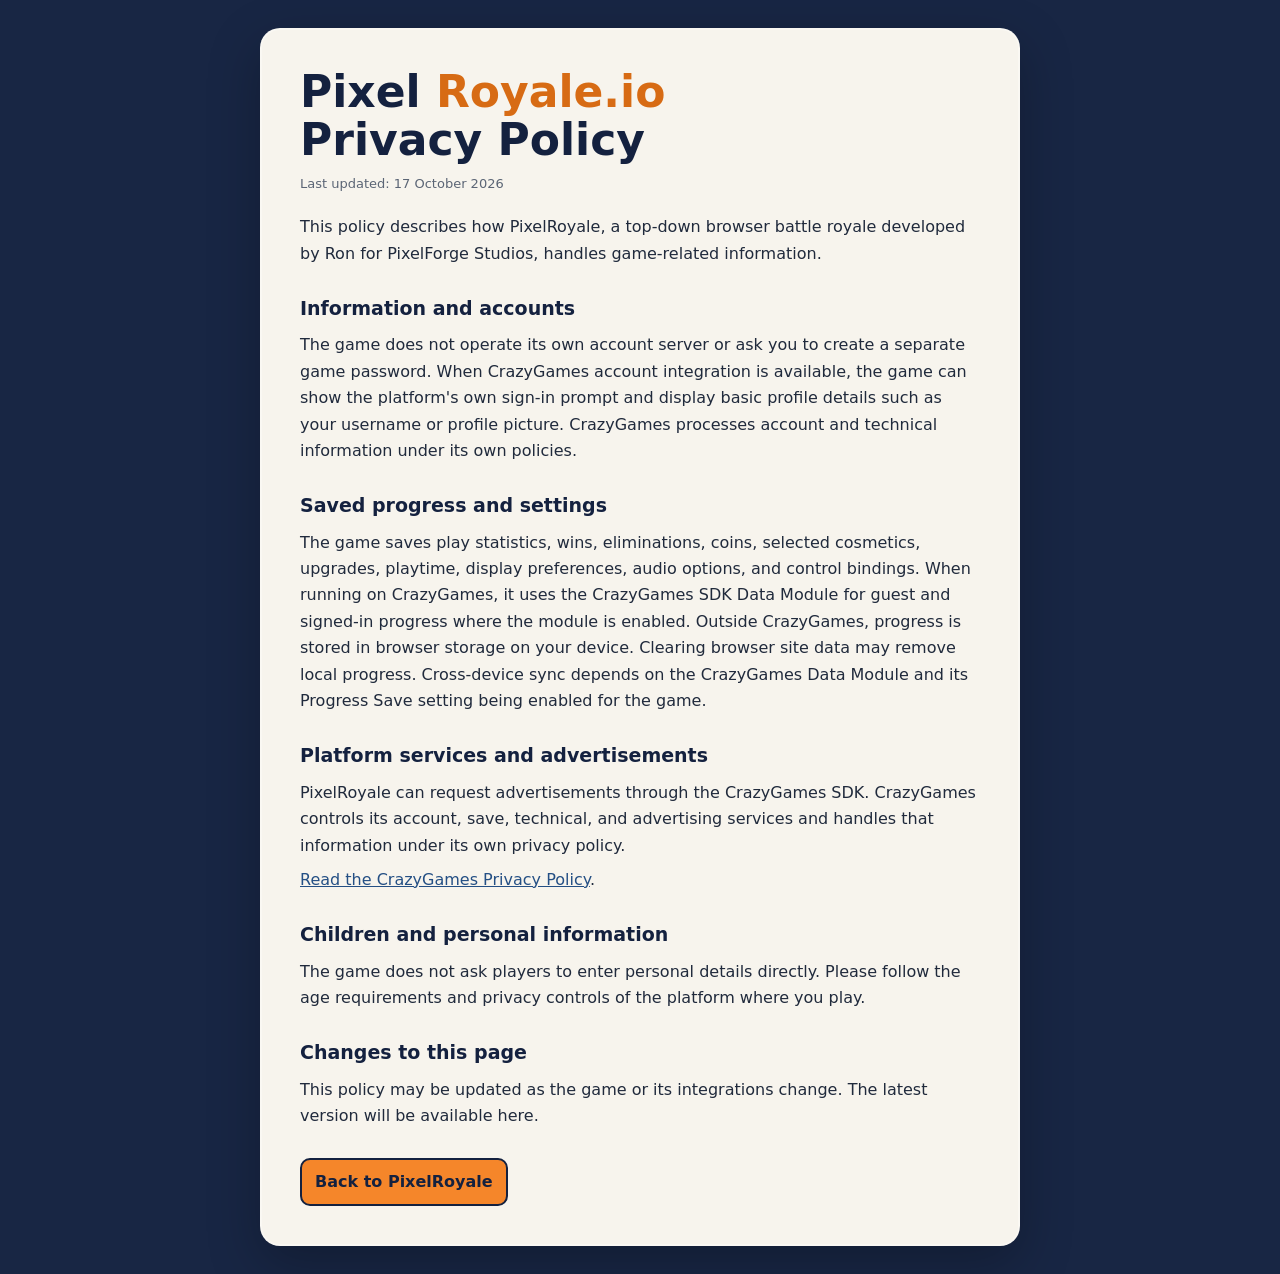
<file: privacy.html>
<!doctype html>
<html lang="en"><head><meta charset="utf-8"><meta name="viewport" content="width=device-width, initial-scale=1"><meta name="theme-color" content="#14213f">
<title>PixelRoyale — Privacy Policy</title>
<style>
:root{color-scheme:light;--navy:#14213f;--orange:#f5862a;--ink:#202a3c}*{box-sizing:border-box}body{margin:0;background:#182644;color:#f8f0dd;font:16px/1.65 system-ui,-apple-system,"Segoe UI",sans-serif}main{width:min(760px,calc(100% - 28px));margin:28px auto;padding:clamp(20px,5vw,38px);background:#f7f4ed;color:var(--ink);border:2px solid rgba(255,255,255,.3);border-radius:20px;box-shadow:0 18px 52px rgba(0,0,0,.25)}a{color:#244f84}h1{margin:0;color:var(--navy);font-size:clamp(30px,6vw,44px);line-height:1.1}h1 span{color:#d76b14}h2{margin:26px 0 6px;font-size:19px;color:var(--navy)}p,li{margin:8px 0}.meta{margin:8px 0 20px;color:#5b6575;font-size:13px}.back{display:inline-block;margin-top:20px;padding:9px 13px;background:var(--orange);color:var(--navy);border:2px solid var(--navy);border-radius:10px;font-weight:800;text-decoration:none}
</style></head><body><main>
<h1>Pixel <span>Royale.io</span><br>Privacy Policy</h1><p class="meta">Last updated: 17 October 2026</p>
<p>This policy describes how PixelRoyale, a top-down browser battle royale developed by Ron for PixelForge Studios, handles game-related information.</p>
<h2>Information and accounts</h2><p>The game does not operate its own account server or ask you to create a separate game password. When CrazyGames account integration is available, the game can show the platform's own sign-in prompt and display basic profile details such as your username or profile picture. CrazyGames processes account and technical information under its own policies.</p>
<h2>Saved progress and settings</h2><p>The game saves play statistics, wins, eliminations, coins, selected cosmetics, upgrades, playtime, display preferences, audio options, and control bindings. When running on CrazyGames, it uses the CrazyGames SDK Data Module for guest and signed-in progress where the module is enabled. Outside CrazyGames, progress is stored in browser storage on your device. Clearing browser site data may remove local progress. Cross-device sync depends on the CrazyGames Data Module and its Progress Save setting being enabled for the game.</p>
<h2>Platform services and advertisements</h2><p>PixelRoyale can request advertisements through the CrazyGames SDK. CrazyGames controls its account, save, technical, and advertising services and handles that information under its own privacy policy.</p>
<p><a href="https://www.crazygames.com/privacy-policy" target="_blank" rel="noopener noreferrer">Read the CrazyGames Privacy Policy</a>.</p>
<h2>Children and personal information</h2><p>The game does not ask players to enter personal details directly. Please follow the age requirements and privacy controls of the platform where you play.</p>
<h2>Changes to this page</h2><p>This policy may be updated as the game or its integrations change. The latest version will be available here.</p>
<a class="back" href="./index.html">Back to PixelRoyale</a></main></body></html>
</file>
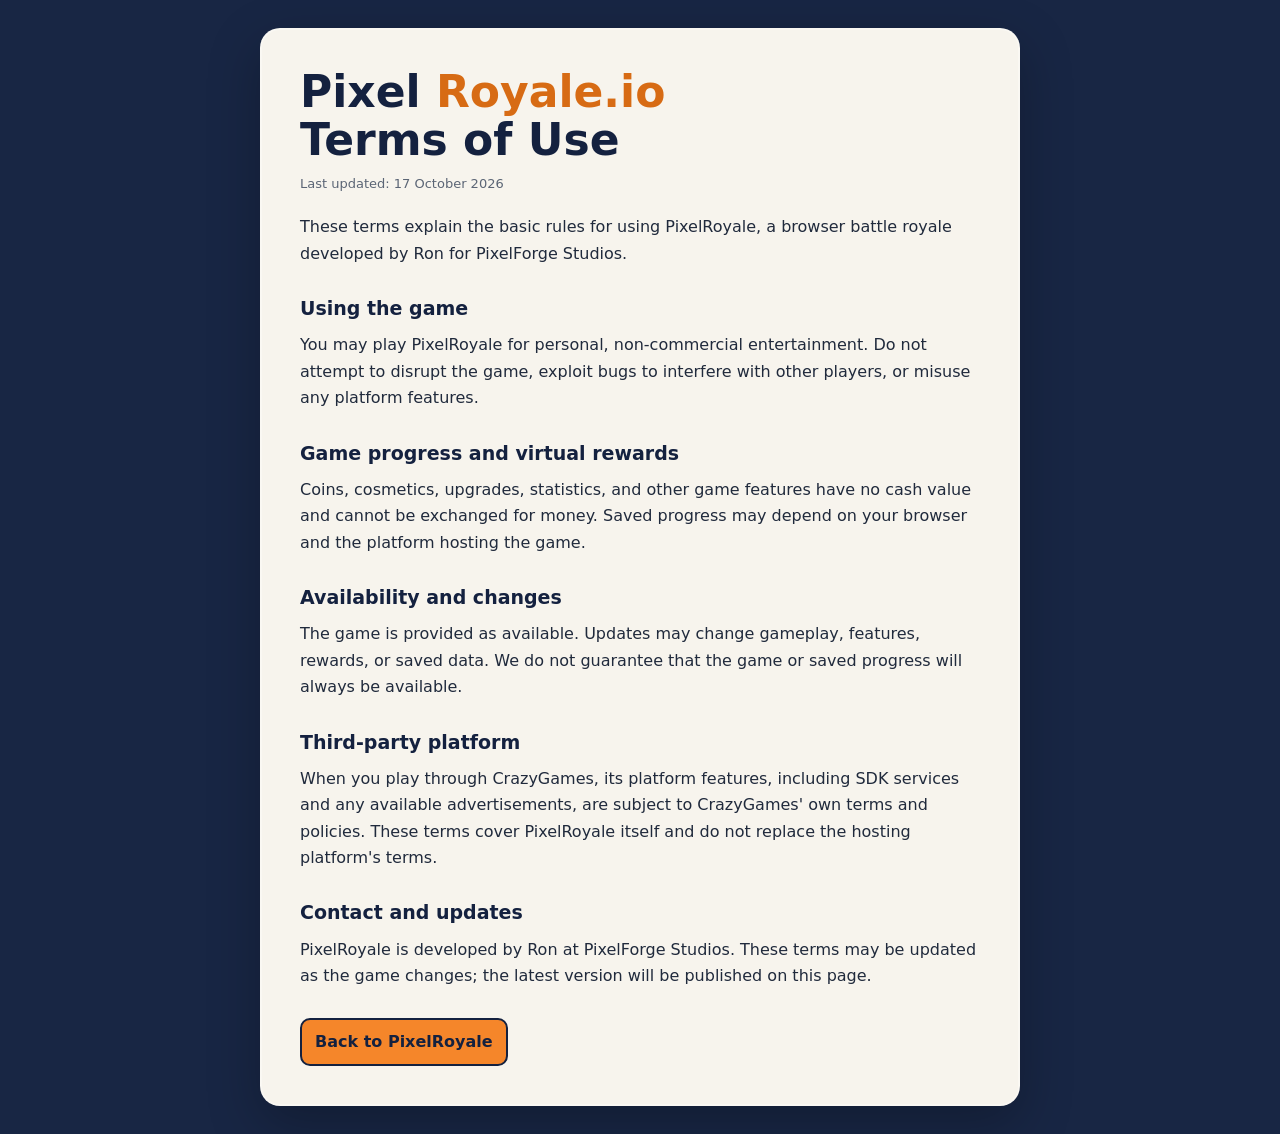
<file: terms.html>
<!doctype html>
<html lang="en"><head><meta charset="utf-8"><meta name="viewport" content="width=device-width, initial-scale=1"><meta name="theme-color" content="#14213f">
<title>PixelRoyale — Terms of Use</title>
<style>
:root{color-scheme:light;--navy:#14213f;--orange:#f5862a;--ink:#202a3c}*{box-sizing:border-box}body{margin:0;background:#182644;color:#f8f0dd;font:16px/1.65 system-ui,-apple-system,"Segoe UI",sans-serif}main{width:min(760px,calc(100% - 28px));margin:28px auto;padding:clamp(20px,5vw,38px);background:#f7f4ed;color:var(--ink);border:2px solid rgba(255,255,255,.3);border-radius:20px;box-shadow:0 18px 52px rgba(0,0,0,.25)}a{color:#244f84}h1{margin:0;color:var(--navy);font-size:clamp(30px,6vw,44px);line-height:1.1}h1 span{color:#d76b14}h2{margin:26px 0 6px;font-size:19px;color:var(--navy)}p{margin:8px 0}.meta{margin:8px 0 20px;color:#5b6575;font-size:13px}.back{display:inline-block;margin-top:20px;padding:9px 13px;background:var(--orange);color:var(--navy);border:2px solid var(--navy);border-radius:10px;font-weight:800;text-decoration:none}
</style></head><body><main>
<h1>Pixel <span>Royale.io</span><br>Terms of Use</h1><p class="meta">Last updated: 17 October 2026</p>
<p>These terms explain the basic rules for using PixelRoyale, a browser battle royale developed by Ron for PixelForge Studios.</p>
<h2>Using the game</h2><p>You may play PixelRoyale for personal, non-commercial entertainment. Do not attempt to disrupt the game, exploit bugs to interfere with other players, or misuse any platform features.</p>
<h2>Game progress and virtual rewards</h2><p>Coins, cosmetics, upgrades, statistics, and other game features have no cash value and cannot be exchanged for money. Saved progress may depend on your browser and the platform hosting the game.</p>
<h2>Availability and changes</h2><p>The game is provided as available. Updates may change gameplay, features, rewards, or saved data. We do not guarantee that the game or saved progress will always be available.</p>
<h2>Third-party platform</h2><p>When you play through CrazyGames, its platform features, including SDK services and any available advertisements, are subject to CrazyGames' own terms and policies. These terms cover PixelRoyale itself and do not replace the hosting platform's terms.</p>
<h2>Contact and updates</h2><p>PixelRoyale is developed by Ron at PixelForge Studios. These terms may be updated as the game changes; the latest version will be published on this page.</p>
<a class="back" href="./index.html">Back to PixelRoyale</a></main></body></html>
</file>
<file: pixelpass.css>
/* PixelPass progression UI */
#pl:has(#pc.pixelpass-panel)>button{display:none}
#lvlBadge{display:block;color:#ffd447;font-size:9px;letter-spacing:.06em;line-height:1.35}
#ppNav{display:inline-flex;align-items:center;justify-content:center;gap:7px;min-width:132px}
.pp-nav-mark{display:inline-grid;place-items:center;width:25px;height:25px;border:2px solid #ffe2a1;background:linear-gradient(135deg,#ffb43a,#e36a18);color:#251500;font-weight:1000;font-size:12px;box-shadow:2px 2px 0 #8c4c10}
#pc.pixelpass-panel{width:min(960px,96vw);max-height:calc(100dvh - 30px);padding:clamp(12px,2vw,22px);overflow:auto;border-radius:15px;background:linear-gradient(145deg,#17244a,#0b1229 72%);border:2px solid #4d639e}
.pixelpass-panel h2{margin:0;color:#ffb43a;font-size:clamp(21px,3vw,32px);letter-spacing:.1em}.pixelpass-panel p{font-size:12px;color:#b8c7e7;line-height:1.5;margin:6px 0 0}
.pp-head{display:flex;align-items:center;gap:15px;padding-bottom:14px;border-bottom:1px solid #35466e}.pp-logo-placeholder{flex:0 0 68px;width:68px;height:68px;display:grid;place-items:center;clip-path:polygon(15% 0,85% 0,100% 20%,100% 80%,85% 100%,15% 100%,0 80%,0 20%);background:linear-gradient(145deg,#ffcf6b,#f0841c);color:#211300;font:1000 30px/1 "Arial Black",Impact,sans-serif}
.pp-kicker{color:#86a3e6;font-size:9px;letter-spacing:.18em;font-weight:900;margin-bottom:5px}.pp-stat-grid{display:grid;grid-template-columns:repeat(3,minmax(0,1fr));gap:9px;margin:13px 0}.pp-stat-grid-two{grid-template-columns:repeat(2,minmax(0,1fr))}
.pp-stat{min-width:0;padding:12px;border:1px solid #33466e;background:#0b1430;border-radius:9px}.pp-stat small{display:block;color:#8ea6d9;font-size:9px;letter-spacing:.12em;font-weight:900}.pp-stat strong{display:block;margin:3px 0 6px;font-size:22px;color:#fff}.pp-stat span{display:block;margin-top:5px;color:#b8c7e7;font-size:10px;font-weight:500}
.pp-meter{height:7px;overflow:hidden;background:#071020;border:1px solid #3b4d76;border-radius:10px}.pp-meter i{display:block;width:0;height:100%;background:linear-gradient(90deg,#ff9f1c,#ffe08b);border-radius:inherit;transition:width .2s ease}
.pp-tabs,.pp-track-tabs{display:flex;flex-wrap:wrap;gap:8px;margin:11px 0}.pp-tabs .b,.pp-track-tabs .b{min-width:0;flex:1;font-size:11px;padding:9px 12px}
.pp-premium-actions{display:flex;align-items:center;flex-wrap:wrap;gap:8px;padding:11px;margin:9px 0;background:#0a132b;border:1px solid #5c4879;border-radius:9px}.pp-premium-actions>div{flex:1 1 220px;min-width:0}.pp-premium-actions strong,.pp-premium-unlocked strong{display:block;color:#ffcb6e;font-size:12px;letter-spacing:.06em}.pp-premium-actions small,.pp-premium-unlocked span{display:block;color:#9dafd6;font-size:10px;margin-top:4px;line-height:1.4}.pp-premium-actions .b{min-width:145px;padding:9px 11px;font-size:10px}.pp-premium-unlocked{padding:11px;margin:9px 0;background:#122b2c;border:1px solid #2d827c;border-radius:9px}.pp-track-note{color:#9dafd6;font-size:10px;margin:-2px 0 8px}
.pp-scroll{max-height:31vh;min-height:110px;overflow:auto;padding:1px 5px 1px 0;overscroll-behavior:contain}.pp-tier{display:grid;grid-template-columns:36px 38px minmax(0,1fr) auto;gap:9px;align-items:center;padding:8px 9px;margin:6px 0;border:1px solid #273a61;background:#0b1430;border-radius:8px}.pp-tier.unlocked{border-color:#4b638c;background:#101d3e}.pp-tier.claimed{opacity:.65}.pp-tier-number{font:900 15px "Arial Black",Impact,sans-serif;color:#9bb0df;text-align:center}.pp-reward-icon{display:grid;place-items:center;width:36px;height:36px;border:1px solid #485e88;background:#17254b;border-radius:8px;font-weight:1000;font-size:17px;color:#ffd47d}.pp-coins{color:#ffd447}.pp-boost{color:#57e1cb}.pp-skin{color:#ff9f1c}.pp-hat{color:#c3b2ff}.pp-trail{color:#72e9ff}.pp-title{color:#ffcb70}.pp-banner{color:#9be8ff}.pp-emote{color:#ff8ac5}
.pp-tier-copy{min-width:0}.pp-tier-copy strong{display:block;font-size:11px;line-height:1.35;color:#f3f6ff;overflow-wrap:anywhere}.pp-tier-copy small{display:block;color:#849ac8;font-size:9px;font-weight:500;margin-top:3px}.pp-tier .b{min-width:76px;padding:7px 8px;font-size:9px;letter-spacing:.04em}.pp-tier .b:disabled{opacity:.48;cursor:default}
.pp-subheading{margin:15px 0 8px;color:#ffb43a;font-size:11px;letter-spacing:.13em}.pp-equip-grid{display:grid;grid-template-columns:repeat(3,minmax(0,1fr));gap:8px}.pp-equip{display:grid;gap:6px;min-width:0;padding:9px;background:#0b1430;border:1px solid #2f4269;border-radius:8px;color:#8ea6d9;font-size:9px;text-transform:uppercase;letter-spacing:.08em}.pp-equip select{width:100%;min-width:0;padding:8px;background:#111e40;border:1px solid #405987;border-radius:6px;color:#fff;font:700 11px "Segoe UI",Arial,sans-serif}
.pp-challenge-scroll{max-height:43vh;overflow:auto;overscroll-behavior:contain;padding-right:4px}.pp-challenge-section{margin:10px 0 15px}.pp-challenge-section-head{display:flex;align-items:center;justify-content:space-between;gap:8px;margin:4px 0 8px}.pp-challenge-section-head h3{font-size:13px;color:#ffb43a;letter-spacing:.16em}.pp-challenge-section-head span{font-size:10px;color:#92a8d9}.pp-challenge{padding:11px;margin:7px 0;background:#0b1430;border:1px solid #304268;border-radius:9px}.pp-challenge-top{display:flex;align-items:flex-start;justify-content:space-between;gap:12px;margin-bottom:9px}.pp-challenge-top strong{display:block;font-size:12px;color:#f3f6ff}.pp-challenge-top small{display:block;font-size:10px;color:#91a5d4;font-weight:500;margin-top:4px}.pp-challenge-xp{white-space:nowrap;color:#70e4d2;font-size:10px;font-weight:900}.pp-challenge-bottom{display:flex;align-items:center;gap:12px;flex-wrap:wrap;margin-top:9px;color:#b7c6e7;font-size:10px}.pp-challenge-bottom>span:first-child{min-width:52px}.pp-challenge-bottom .b{min-width:115px;margin-left:auto;padding:7px 9px;font-size:9px}.pp-challenge-bottom .b:disabled{opacity:.55;cursor:default}
.pp-footer-note{margin-top:12px;color:#7289ba;font-size:9px;line-height:1.5}.pp-close-row{display:flex;justify-content:flex-end;margin-top:12px}.pp-close-row .b{min-width:105px}
.pr-toast{position:fixed;z-index:80;left:50%;bottom:22px;transform:translate(-50%,14px);opacity:0;max-width:min(90vw,520px);padding:11px 16px;background:#101d38;border:1px solid #6d83bb;border-radius:9px;color:#fff;font:800 12px/1.4 "Segoe UI",Arial,sans-serif;box-shadow:0 10px 30px #0009;pointer-events:none;transition:opacity .16s ease,transform .16s ease;text-align:center}.pr-toast.show{opacity:1;transform:translate(-50%,0)}.pr-toast-warn{border-color:#a05f44;color:#ffe0cc}
@media(max-width:700px){#mn .row{max-width:min(520px,96vw);grid-template-columns:repeat(3,minmax(0,1fr))}#mn .row .b{font-size:10px!important;padding:8px 4px!important}#ppNav{min-width:0}#pc.pixelpass-panel{width:96vw;max-height:calc(100dvh - 22px);padding:12px}.pp-head{gap:10px}.pp-logo-placeholder{flex-basis:51px;width:51px;height:51px;font-size:22px}.pp-stat-grid{gap:5px}.pp-stat{padding:8px}.pp-stat small{font-size:8px}.pp-stat strong{font-size:18px}.pp-stat span{font-size:9px}.pp-scroll{max-height:29vh}.pp-tier{grid-template-columns:25px 31px minmax(0,1fr) auto;gap:6px;padding:7px 5px}.pp-tier-number{font-size:12px}.pp-reward-icon{width:30px;height:30px;font-size:14px}.pp-tier-copy strong{font-size:10px}.pp-tier-copy small{font-size:8px}.pp-tier .b{min-width:60px;padding:6px 5px;font-size:8px}.pp-equip-grid{grid-template-columns:1fr}.pp-premium-actions .b{flex:1;min-width:110px}.pp-challenge-scroll{max-height:43vh}}

/* Official PixelPass logo asset */
.pp-logo{width:76px;height:76px;flex:0 0 76px;display:flex;align-items:center;justify-content:center;overflow:hidden;border-radius:16px;background:rgba(8,15,29,.7);border:1px solid rgba(255,255,255,.1)}
.pp-logo img{display:block;width:100%;height:100%;object-fit:contain}
.pp-logo-small{width:54px;height:54px;flex-basis:54px;border-radius:12px}
#mn>.row #ppNav .pixelpass-menu-icon{width:30px;height:30px;min-width:30px;max-width:30px;object-fit:contain;flex:none}

/* Season 1: Pulse menu and PixelPass finish */
#menuHint,.hint#menuHint{display:none!important}
#mn>.row .locker-menu-icon{width:30px;height:30px;min-width:30px;max-width:30px;object-fit:contain;flex:none}
#pc.pixelpass-panel{background:radial-gradient(ellipse at 92% 0%,#173b62 0%,transparent 38%),linear-gradient(145deg,#101d36,#080f20 72%);border-color:#42dfff;box-shadow:0 0 0 2px #07111f,0 0 28px #16d9ff22}
.pixelpass-panel h2{color:#74f3ff;text-shadow:0 0 16px #20dfff30}.pp-kicker{color:#ff5edb}.pp-logo{border-color:#42dfff;background:linear-gradient(145deg,#102d46,#11152e)}.pp-logo img{filter:drop-shadow(0 0 8px #39e8ff40)}
.pp-stat{border-color:#244e70;background:linear-gradient(135deg,#0d2038,#0b142a)}.pp-stat small{color:#65dff3}.pp-meter{border-color:#245875}.pp-meter i{background:linear-gradient(90deg,#25dfff,#9a72ff 65%,#ff54d6)}
.pp-premium-actions{border-color:#794f9b;background:linear-gradient(120deg,#171b3c,#10152c)}.pp-premium-actions strong,.pp-subheading{color:#65eaff}.pp-premium-unlocked{background:#102c3d;border-color:#2acbe4}.pp-premium-unlocked strong{color:#75f5ff}
.pp-tier{border-color:#213b56;background:linear-gradient(100deg,#0c172b,#10152b)}.pp-tier.unlocked{border-color:#28768c;background:linear-gradient(100deg,#102b3c,#111a35)}.pp-reward-icon{border-color:#286b84;background:linear-gradient(145deg,#12344a,#171a39);color:#7cefff}.pp-coins{color:#66e9ff}.pp-boost{color:#ff6de1}.pp-skin{color:#b59bff}.pp-hat{color:#75e9ff}.pp-trail{color:#ff75dd}.pp-title{color:#79efff}.pp-banner{color:#b69bff}.pp-emote{color:#ff8fdb}
.pp-tier .b{border-color:#276d87}.pp-tier .b:not(.g){background:linear-gradient(120deg,#147f9a,#6649b5);color:#fff}.pp-equip{border-color:#254d70;background:#0b192c}.pp-equip select{border-color:#286780;background:#0e2037}
</file>
<file: ui-polish.css>
/* PixelRoyale UI refresh: drop-in override.
   Add AFTER pixelpass.css:  <link rel="stylesheet" href="ui-polish.css">
   Visual only. No markup, IDs or JS are touched; remove the link to revert.
   Layout and sizing changes are limited to wide desktop (min-width:1051px) so the
   existing mobile and landscape rules keep working. */

:root{
  --pr-amber:#ffb74d;--pr-amber-hi:#ffd596;--pr-amber-lo:#f09018;
  --pr-teal:#4fe3cf;--pr-cyan:#4aeaff;
  --pr-text:#eef4ff;--pr-dim:#9fb1cb;
  --pr-line:rgba(140,166,204,.24);
  --pr-glass:linear-gradient(150deg,rgba(19,31,50,.92),rgba(8,14,25,.94));
  --pr-ease:cubic-bezier(.2,.8,.2,1);
}
::selection{background:rgba(255,183,77,.35)}
*{scrollbar-width:thin;scrollbar-color:#3a5073 transparent}
button:focus-visible,[role=button]:focus-visible,input:focus-visible,select:focus-visible{outline:2px solid var(--pr-amber-hi);outline-offset:3px}

/* ---------- Buttons ---------- */
.b{
  border-radius:12px;border:1px solid rgba(255,226,172,.75);
  background:linear-gradient(180deg,var(--pr-amber-hi) 0%,var(--pr-amber) 45%,var(--pr-amber-lo) 100%);
  color:#2a1700;font-weight:900;letter-spacing:.1em;
  box-shadow:0 3px 0 #94551a,0 10px 22px rgba(0,0,0,.28),inset 0 1px 0 rgba(255,255,255,.5);
  transition:transform .16s var(--pr-ease),filter .16s,box-shadow .16s,border-color .16s;
}
.b:active{transform:translateY(2px);box-shadow:0 1px 0 #94551a,inset 0 1px 0 rgba(255,255,255,.4)}
.b.g{
  background:linear-gradient(180deg,rgba(44,66,98,.96),rgba(24,39,62,.96));color:var(--pr-text);
  border-color:var(--pr-line);box-shadow:0 3px 0 rgba(3,7,14,.75),inset 0 1px 0 rgba(255,255,255,.08);
}
.b.d{filter:grayscale(.5)}
@media(hover:hover){
  .b:hover{filter:brightness(1.07) saturate(1.05);transform:translateY(-2px);box-shadow:0 5px 0 #94551a,0 14px 26px rgba(0,0,0,.32),inset 0 1px 0 rgba(255,255,255,.5)}
  .b.g:hover{border-color:rgba(255,190,104,.6);box-shadow:0 5px 0 rgba(3,7,14,.75),0 0 0 1px rgba(255,190,104,.2),inset 0 1px 0 rgba(255,255,255,.1)}
}

/* ---------- Main menu ---------- */
#mn #pf{border-radius:16px;background:var(--pr-glass);border-color:var(--pr-line);transition:border-color .18s}
#mn #pf:hover{border-color:rgba(255,190,104,.55)}
#mn #av{border-radius:11px;border:2px solid var(--pr-amber);box-shadow:0 0 0 3px rgba(255,183,77,.12)}
#mn #lvlBadge{color:var(--pr-amber-hi);font-weight:800;letter-spacing:.08em}
#mn #cn{border-radius:12px;background:var(--pr-glass);border-color:rgba(255,190,104,.4);font-variant-numeric:tabular-nums;letter-spacing:.03em}

/* Nav buttons: quiet glass tiles, amber underline on hover */
#mn>.row .b.menu-nav{
  position:relative;border-radius:14px;color:#d6e2f5;border:1px solid var(--pr-line);
  background:linear-gradient(160deg,rgba(24,38,60,.88),rgba(9,16,28,.92));
  box-shadow:inset 0 1px 0 rgba(255,255,255,.06),0 6px 16px rgba(0,0,0,.2);
}
#mn>.row .b.menu-nav::after{
  content:"";position:absolute;left:24%;right:24%;bottom:3px;height:2px;border-radius:2px;
  background:var(--pr-amber);opacity:0;transform:scaleX(.3);transition:opacity .18s,transform .18s var(--pr-ease);
}
#mn>.row .b.menu-nav:hover,#mn>.row .b.menu-nav:focus-visible{color:#fff;border-color:rgba(255,190,104,.7);background:linear-gradient(160deg,rgba(40,52,70,.96),rgba(14,22,34,.97))}
#mn>.row .b.menu-nav:hover::after,#mn>.row .b.menu-nav:focus-visible::after{opacity:1;transform:none}

/* Mode card */
#mn #modeSelect{
  background:var(--pr-glass);border-color:rgba(160,184,218,.3);
  box-shadow:0 26px 70px rgba(0,0,0,.45),0 0 0 1px rgba(255,183,77,.06),inset 0 1px 0 rgba(255,255,255,.07);
}
#mn #modeSelect::before{content:"";position:absolute;left:24px;right:24px;top:-1px;height:2px;border-radius:2px;background:linear-gradient(90deg,transparent,var(--pr-amber),transparent)}
#mn #modeSelect .mode-kicker{color:var(--pr-amber-hi)}
#mn #selectedModeName{font-weight:900;letter-spacing:.05em}
#mn #modePicker .mode-option span{padding:3px 8px;border-radius:999px;background:rgba(255,255,255,.06);border:1px solid rgba(255,255,255,.08);letter-spacing:.1em}
#mn #modePicker .mode-option.active span{color:#1b1100;background:var(--pr-amber);border-color:transparent}
#mn #modePicker .mode-option:hover img{filter:brightness(1.12) saturate(1.1)}

/* The one signature moment: PLAY button with a slow light sweep */
#mn #modeSelect .mode-play{
  position:relative;overflow:hidden;
  background:linear-gradient(180deg,var(--pr-amber-hi),var(--pr-amber) 55%,var(--pr-amber-lo));
  box-shadow:0 4px 0 #94551a,0 12px 28px rgba(255,150,30,.22),inset 0 1px 0 rgba(255,255,255,.5);
}
#mn #modeSelect .mode-play::after{
  content:"";position:absolute;top:0;bottom:0;width:38%;left:-60%;pointer-events:none;
  background:linear-gradient(100deg,transparent,rgba(255,255,255,.45),transparent);transform:skewX(-18deg);
  animation:prShine 4s ease-in-out infinite;
}
@keyframes prShine{0%,62%{left:-60%}100%{left:130%}}

/* Private room controls */
.mp-actions{border-radius:14px}
.mp-secondary{border-radius:10px;background:linear-gradient(180deg,rgba(40,60,90,.95),rgba(22,36,58,.95))}
.mp-primary{border-radius:10px}
#mpRoomCode{border-radius:10px}
#mpRoomCode:focus{outline:none;border-color:var(--pr-teal);box-shadow:0 0 0 3px rgba(79,227,207,.18)}

/* Season news */
.pulse-news-toggle{border-radius:12px}
.pulse-news-dot{animation:prPing 2s ease-out infinite}
@keyframes prPing{0%{box-shadow:0 0 0 0 rgba(255,78,203,.7)}100%{box-shadow:0 0 0 10px rgba(255,78,203,0)}}

/* Wide desktop only: stage lighting under the fighter, grouped nav dock, larger mode title */
@media(min-width:1051px){
  #mn:after{
    background:
      radial-gradient(ellipse 230px 62px at 50% calc(50% + 112px),rgba(74,234,255,.22),transparent 72%),
      radial-gradient(ellipse 330px 330px at 50% 50%,rgba(70,110,190,.2),transparent 70%),
      linear-gradient(180deg,rgba(4,9,17,.3),transparent 22%,transparent 62%,rgba(4,9,17,.5));
  }
  #mn>.row{padding:6px;gap:6px;background:rgba(6,12,22,.55);border:1px solid var(--pr-line);border-radius:20px;backdrop-filter:blur(12px)}
  #mn #modeSelect{border-radius:22px}
  #mn #selectedModeName{font-size:19px}
}

/* ---------- In-game HUD ---------- */
.chip{border-radius:12px;background:linear-gradient(160deg,rgba(16,26,43,.9),rgba(7,13,23,.9));border:1px solid var(--pr-line);box-shadow:inset 0 1px 0 rgba(255,255,255,.06),0 6px 16px rgba(0,0,0,.25)}
.chip b{color:#fff;font-variant-numeric:tabular-nums}
#zt{background:linear-gradient(160deg,rgba(28,17,50,.92),rgba(10,10,26,.92));border-color:rgba(170,120,255,.55);box-shadow:0 0 18px rgba(150,90,255,.2);font-variant-numeric:tabular-nums}
#feed:empty,#tip:empty{display:none}
#feed{padding:6px 10px 6px 28px;border-radius:12px;background:linear-gradient(270deg,rgba(6,11,20,.62),transparent);font-weight:800}
#tip{background:rgba(7,12,21,.74);backdrop-filter:blur(8px);border-color:rgba(255,190,104,.3);color:#fff3dd}
#mm{border-color:rgba(160,184,218,.55);box-shadow:0 0 0 3px rgba(5,9,16,.8),0 8px 24px rgba(0,0,0,.45),0 0 22px rgba(74,234,255,.15)}
#pa{background:rgba(9,16,28,.82);color:#eaf2ff;border-color:var(--pr-line);box-shadow:none}

/* Health and shield: glossy fill with 10% tick marks */
.bar{height:20px;border-radius:8px;background:rgba(5,9,16,.82);border:1px solid rgba(255,255,255,.12);box-shadow:0 4px 12px rgba(0,0,0,.3)}
.bar i{border-radius:6px;box-shadow:inset 0 1px 0 rgba(255,255,255,.4)}
.bar::after{content:"";position:absolute;inset:0;pointer-events:none;background:repeating-linear-gradient(90deg,transparent 0 calc(10% - 1px),rgba(0,0,0,.28) calc(10% - 1px) 10%)}
.bar b{z-index:2;font-weight:900;letter-spacing:.04em;font-variant-numeric:tabular-nums}
.hp i{background:linear-gradient(180deg,#9bf79b,#2db52d)}
.sh i{background:linear-gradient(180deg,#9be4ff,#2a8fd4)}

/* Hotbar: the active slot is now unmistakable even with a rarity border colour */
#wp .sl{
  border-radius:11px;background:linear-gradient(160deg,rgba(18,29,47,.92),rgba(7,13,23,.94));
  box-shadow:inset 0 1px 0 rgba(255,255,255,.06),0 8px 18px rgba(0,0,0,.28);
  transition:transform .16s var(--pr-ease),background .16s,box-shadow .16s;
}
#wp .sl small{background:rgba(255,255,255,.1);border-radius:5px;padding:1px 5px;color:#dbe6f8;font-weight:900}
#wp .sl.on{background:linear-gradient(160deg,rgba(120,78,28,.55),rgba(26,34,50,.95));box-shadow:0 0 0 1px rgba(255,190,104,.6),0 0 18px rgba(255,183,77,.28),0 8px 18px rgba(0,0,0,.3)}
#wp .sl.on small{background:var(--pr-amber);color:#1b1100}
#wp .sl.z{filter:grayscale(.6)}
@media(min-width:701px){#wp .sl.on{transform:translateY(-4px)}}

/* Touch controls */
.pad-ring{box-shadow:inset 0 1px 0 rgba(255,255,255,.14),0 6px 20px rgba(0,0,0,.3)}
.pad-knob{background:radial-gradient(circle at 35% 30%,rgba(220,238,255,.9),rgba(88,122,166,.7))}
#mb #bf{box-shadow:0 3px 0 #7f1f25,0 0 22px rgba(255,90,90,.35)}

/* ---------- Panels: shop, locker, upgrades, settings, stats ---------- */
.p{background:var(--pr-glass);border-color:rgba(160,184,218,.3);box-shadow:0 30px 80px rgba(0,0,0,.55),inset 0 1px 0 rgba(255,255,255,.06)}
#pc:not(.pixelpass-panel) h2{padding-bottom:10px;margin-bottom:12px;border-bottom:1px solid var(--pr-line)}
.it{border-radius:12px;border-left-color:var(--pr-amber)}
.pv{background:radial-gradient(circle at 50% 35%,#2a4170,#14213a);border-radius:12px;border-color:var(--pr-line)}

/* Category tabs become a segmented control */
#pc:not(.pixelpass-panel)>.row,.locker-tabs{padding:5px;background:rgba(4,8,15,.55);border:1px solid var(--pr-line);border-radius:14px}
#pc:not(.pixelpass-panel)>.row .b,.locker-tabs .b{border-radius:10px;box-shadow:none;transform:none}
#pc:not(.pixelpass-panel)>.row .b.g,.locker-tabs .b.g{background:transparent;border-color:transparent;color:var(--pr-dim)}
#pc:not(.pixelpass-panel)>.row .b.g:hover,.locker-tabs .b.g:hover{color:#fff;background:rgba(255,255,255,.06);box-shadow:none}
.locker-card{border-radius:12px;background:linear-gradient(160deg,rgba(20,32,52,.9),rgba(10,18,31,.9))}

/* Settings: real toggle switches */
.settings-section{border-radius:14px;background:linear-gradient(160deg,rgba(14,24,40,.7),rgba(7,13,23,.6))}
.bind-row{border-radius:10px}
.setting-line input[type=checkbox]{
  -webkit-appearance:none;appearance:none;position:relative;width:44px;height:25px;border-radius:999px;
  background:#0a1422;border:1px solid #405773;cursor:pointer;transition:background .2s,border-color .2s;
}
.setting-line input[type=checkbox]::before{
  content:"";position:absolute;top:2px;left:2px;width:19px;height:19px;border-radius:50%;
  background:#8da2c2;transition:transform .2s var(--pr-ease),background .2s;
}
.setting-line input[type=checkbox]:checked{background:linear-gradient(180deg,#ffcb7a,#f2931f);border-color:#ffd9a0}
.setting-line input[type=checkbox]:checked::before{transform:translateX(19px);background:#fff}

/* ---------- Pause, end screen, lobby, boot ---------- */
#en,#pz{background:radial-gradient(ellipse at 50% 35%,rgba(26,40,70,.78),rgba(3,6,12,.93) 75%)!important;backdrop-filter:blur(10px)}
#pz h1,#en h1{letter-spacing:.14em;text-shadow:0 0 30px currentColor}
#en #ec{min-width:min(340px,88vw)}
.mp-lobby-card{position:relative;border-radius:22px;background:var(--pr-glass);box-shadow:0 30px 90px rgba(0,0,0,.6),inset 0 1px 0 rgba(255,255,255,.06)}
.mp-lobby-card::before{content:"";position:absolute;left:28px;right:28px;top:-1px;height:2px;background:linear-gradient(90deg,transparent,var(--pr-cyan),transparent)}
.mp-lobby-code strong{color:var(--pr-amber-hi);text-shadow:0 0 18px rgba(255,183,77,.35)}
.boot-track{height:6px}
#bootBar{box-shadow:0 0 14px rgba(22,183,255,.7)}

@media(prefers-reduced-motion:reduce){
  #mn #modeSelect .mode-play::after,.pulse-news-dot{animation:none}
  .b,#wp .sl,#mn>.row .b.menu-nav::after{transition:none}
}


/* ---------- Quality pass: clearer combat feedback and match wrap-up ---------- */
#dm{transition:opacity .08s linear;pointer-events:none}
#hud .chip,#hud #zt,#hud #tip,#hud #wp .sl{backdrop-filter:none}
#hud #feed{max-width:min(310px,38vw);overflow:hidden}
#hud #tip{max-width:min(560px,86vw);text-align:center;line-height:1.4}
#en{gap:13px;padding:22px 16px;overflow-y:auto}
#en h1{max-width:94vw;font-size:clamp(30px,6vw,56px);line-height:1.02}
#en #ec{width:min(480px,92vw);padding:20px 22px;line-height:1.85;font-size:13px}
#en #ec>div:first-child{margin:0 auto 10px;padding:8px 12px;border-radius:12px;background:rgba(255,255,255,.045);font-weight:1000;letter-spacing:.03em;font-variant-numeric:tabular-nums}
#en .b{width:min(340px,88vw);min-height:42px}
#en #x2.d{display:none}
#en #lg2{font-size:11px}
#pz{gap:14px;padding:20px}
#pz h1{font-size:clamp(32px,6vw,54px)}
@media(max-width:700px){
  #hud #feed{max-width:38vw;padding:4px 6px 4px 14px;font-size:10px}
  #hud #tip{bottom:calc(105px + env(safe-area-inset-bottom,0px));max-width:78vw}
  #en{gap:9px;padding:12px 10px}
  #en #ec{padding:14px 12px;font-size:12px;line-height:1.7}
  #en #ec>div:first-child{font-size:26px!important}
  #en .b{min-height:38px;padding:9px 14px;font-size:11px}
}
@media(max-height:520px){
  #en{gap:6px;padding:8px}
  #en h1{font-size:clamp(25px,6vh,36px)}
  #en #ec{padding:9px 12px;line-height:1.45}
  #en .b{min-height:32px;padding:6px 12px}
}
@media(prefers-reduced-motion:reduce){
  #dm{transition:none}
}
</file>
